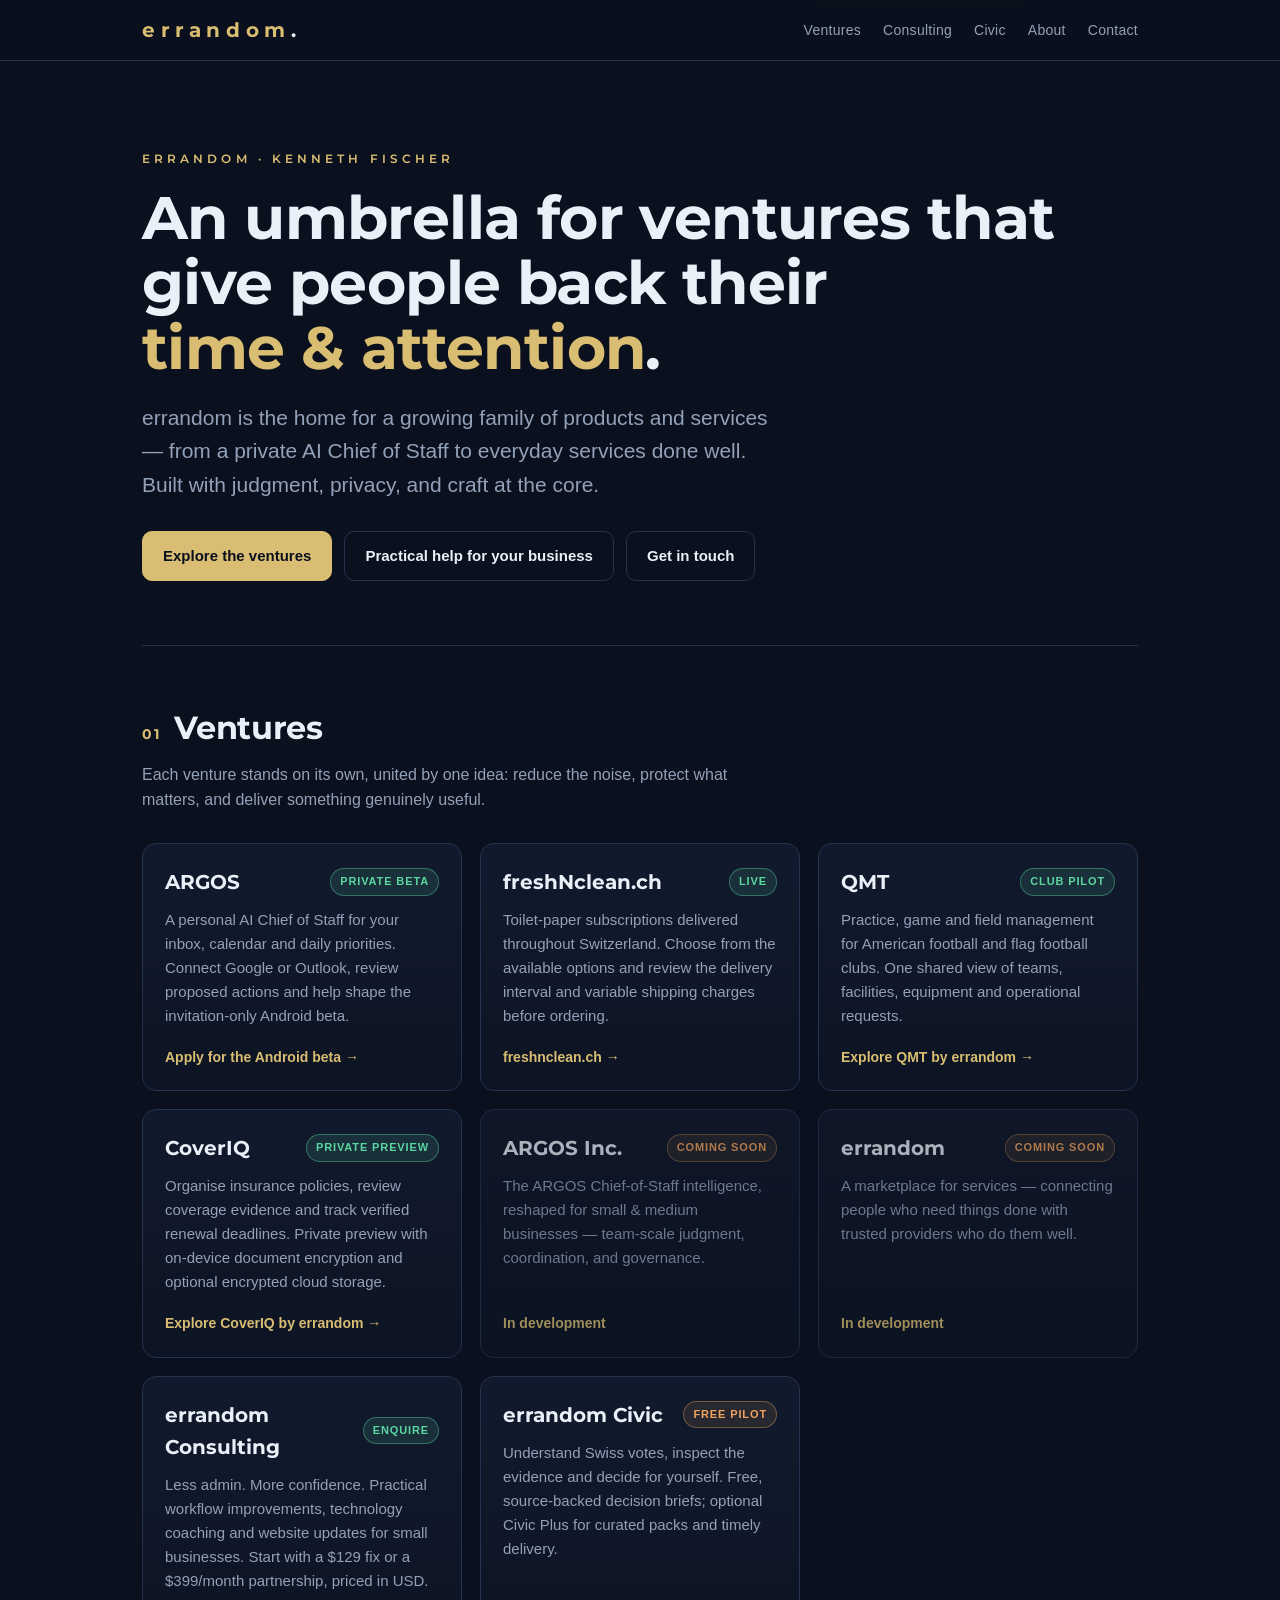
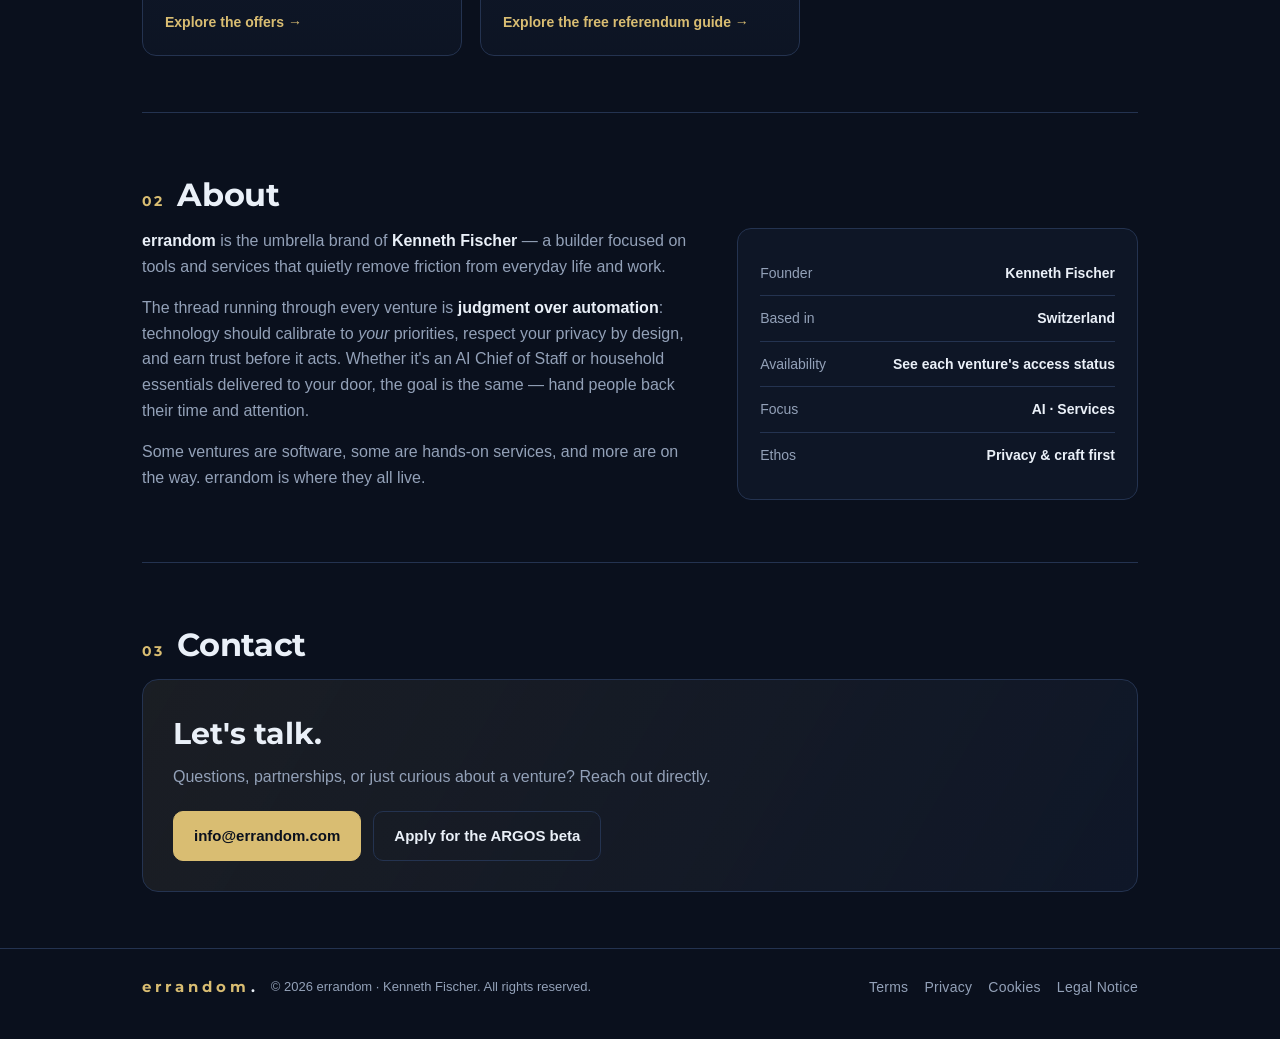
<file: index.html>
<!doctype html>
<html lang="en">
<head>
<meta charset="utf-8" />
<meta name="viewport" content="width=device-width, initial-scale=1, viewport-fit=cover" />
<meta name="color-scheme" content="dark" />
<title>errandom | AI tools, club software and everyday services</title>
<meta name="description" content="Explore errandom: ARGOS personal AI, freshNclean toilet-paper delivery, CoverIQ insurance organisation, QMT football club software and practical technology consulting." />
<link rel="canonical" href="https://www.errandom.com/" />

<!-- Open Graph / social -->
<meta property="og:title" content="errandom | AI tools, club software and everyday services" />
<meta property="og:description" content="Meet ARGOS, freshNclean, CoverIQ, QMT and errandom Consulting. Explore each venture, its purpose and current availability." />
<meta property="og:type" content="website" />
<meta property="og:url" content="https://www.errandom.com/" />
<meta name="twitter:card" content="summary" />
<meta name="theme-color" content="#0a101d" />
<script type="application/ld+json">
{
  "@context": "https://schema.org",
  "@graph": [
    {
      "@type": "Organization",
      "@id": "https://www.errandom.com/#organization",
      "name": "errandom",
      "url": "https://www.errandom.com/",
      "description": "Swiss-based ventures in personal AI, club operations, insurance organisation and everyday services.",
      "email": "info@errandom.com"
    },
    {
      "@type": "WebSite",
      "@id": "https://www.errandom.com/#website",
      "name": "errandom",
      "url": "https://www.errandom.com/",
      "publisher": {"@id": "https://www.errandom.com/#organization"},
      "inLanguage": "en"
    }
  ]
}
</script>

<!-- Inline gold "e." favicon, no external asset needed -->
<link rel="icon" href="data:image/svg+xml,%3Csvg xmlns='http://www.w3.org/2000/svg' viewBox='0 0 64 64'%3E%3Crect width='64' height='64' rx='14' fill='%230a101d'/%3E%3Ctext x='50%25' y='54%25' dominant-baseline='middle' text-anchor='middle' font-family='Segoe UI,Arial,sans-serif' font-weight='700' font-size='40' fill='%23d9bd72'%3Ee%3C/text%3E%3Ccircle cx='46' cy='44' r='4' fill='%23d9bd72'/%3E%3C/svg%3E" />

<style>
  /* Montserrat — geometric sans for the wordmark & headings (self-hosted). */
  @font-face{ font-family:"Montserrat"; font-style:normal; font-weight:600; font-display:swap; src:url("/fonts/montserrat-600.woff2") format("woff2"); }
  @font-face{ font-family:"Montserrat"; font-style:normal; font-weight:700; font-display:swap; src:url("/fonts/montserrat-700.woff2") format("woff2"); }

  :root{
    --bg:#0a101d; --panel:#141e33; --panel2:#0e1626; --line:#243350;
    --text:#eaf0f8; --dim:#93a1b8; --gold:#d9bd72; --accent:#d9bd72; --accent-ink:#0a101d;
    --ok:#5bd6a0; --soon:#f0a35e;
    --font-title:"Montserrat",-apple-system,"Segoe UI",sans-serif;
    --maxw:1040px;
  }
  *{box-sizing:border-box}
  html{scroll-behavior:smooth}
  html,body{margin:0}
  body{
    background:radial-gradient(1200px 620px at 72% -12%, #1a2b47 0%, var(--bg) 55%) no-repeat;
    background-color:var(--bg);
    color:var(--text);
    font:16px/1.6 -apple-system,"Segoe UI",Roboto,Helvetica,Arial,sans-serif;
    min-height:100dvh; -webkit-font-smoothing:antialiased;
  }
  a{color:var(--gold); text-decoration:none}
  a:hover{text-decoration:underline}
  .wrap{max-width:var(--maxw); margin:0 auto; padding:0 22px}

  /* ---- Header / nav ---- */
  header{
    position:sticky; top:0; z-index:40;
    background:rgba(10,16,29,.82); backdrop-filter:blur(12px); -webkit-backdrop-filter:blur(12px);
    border-bottom:1px solid var(--line);
  }
  header .bar{display:flex; align-items:center; gap:14px; padding:14px 22px; max-width:var(--maxw); margin:0 auto}
  .brand{font-family:var(--font-title); font-weight:700; font-size:20px; letter-spacing:.28em; color:var(--gold); text-transform:lowercase}
  .brand .dot{color:var(--text)}
  nav{margin-left:auto; display:flex; gap:22px; flex-wrap:wrap}
  nav a{color:var(--dim); font-size:14px; letter-spacing:.02em}
  nav a:hover{color:var(--text); text-decoration:none}

  /* ---- Hero ---- */
  .hero{padding:88px 0 64px; text-align:left}
  .eyebrow{font-family:var(--font-title); font-weight:600; letter-spacing:.34em; text-transform:uppercase; color:var(--gold); font-size:12px; margin:0 0 18px}
  .hero h1{font-family:var(--font-title); font-weight:700; font-size:clamp(34px,6vw,60px); line-height:1.08; margin:0 0 20px; letter-spacing:-.01em}
  .hero h1 .accent{color:var(--gold)}
  .hero p.lead{font-size:clamp(17px,2.2vw,21px); color:var(--dim); max-width:640px; margin:0 0 30px}
  .cta-row{display:flex; gap:12px; flex-wrap:wrap}
  .btn{
    display:inline-flex; align-items:center; gap:8px; padding:12px 20px; border-radius:10px;
    font-weight:600; font-size:15px; border:1px solid var(--line); cursor:pointer; transition:.15s;
  }
  .btn.primary{background:var(--gold); color:var(--accent-ink); border-color:var(--gold)}
  .btn.primary:hover{filter:brightness(1.06); text-decoration:none}
  .btn.ghost{background:transparent; color:var(--text)}
  .btn.ghost:hover{border-color:var(--gold); color:var(--gold); text-decoration:none}

  /* ---- Sections ---- */
  section{padding:56px 0; border-top:1px solid var(--line)}
  .sec-head{display:flex; align-items:baseline; gap:14px; margin:0 0 8px}
  .sec-head h2{font-family:var(--font-title); font-weight:700; font-size:clamp(24px,3.4vw,32px); margin:0; letter-spacing:-.01em}
  .sec-head .num{font-family:var(--font-title); color:var(--gold); font-weight:700; font-size:14px; letter-spacing:.12em}
  .sec-sub{color:var(--dim); margin:0 0 30px; max-width:620px}

  /* ---- Ventures grid ---- */
  .grid{display:grid; grid-template-columns:repeat(auto-fill,minmax(280px,1fr)); gap:18px}
  .card{
    position:relative; display:flex; flex-direction:column; gap:10px;
    background:linear-gradient(180deg, rgba(20,30,51,.7), rgba(14,22,38,.7));
    border:1px solid var(--line); border-radius:14px; padding:22px;
    transition:.18s; overflow:hidden;
  }
  a.card:hover{transform:translateY(-3px); border-color:rgba(217,189,114,.55); text-decoration:none}
  .card .top{display:flex; align-items:center; justify-content:space-between; gap:10px}
  .card h3{font-family:var(--font-title); font-weight:700; font-size:20px; margin:0; color:var(--text)}
  .card p{margin:0; color:var(--dim); font-size:15px}
  .card .go{margin-top:auto; padding-top:8px; color:var(--gold); font-size:14px; font-weight:600}
  .tag{
    font-size:11px; font-weight:700; letter-spacing:.08em; text-transform:uppercase;
    padding:4px 9px; border-radius:999px; white-space:nowrap;
  }
  .tag.live{color:var(--ok); background:rgba(91,214,160,.12); border:1px solid rgba(91,214,160,.4)}
  .tag.soon{color:var(--soon); background:rgba(240,163,94,.1); border:1px solid rgba(240,163,94,.38)}
  .card.disabled{opacity:.72}

  /* ---- About ---- */
  .about-grid{display:grid; grid-template-columns:1.4fr 1fr; gap:34px; align-items:start}
  .about-grid p{color:var(--dim); margin:0 0 16px}
  .about-grid p strong{color:var(--text); font-weight:600}
  .facts{background:var(--panel2); border:1px solid var(--line); border-radius:14px; padding:22px}
  .facts .row{display:flex; justify-content:space-between; gap:16px; padding:11px 0; border-bottom:1px solid var(--line); font-size:14px}
  .facts .row:last-child{border-bottom:0}
  .facts .row span:first-child{color:var(--dim)}
  .facts .row span:last-child{color:var(--text); font-weight:600; text-align:right}

  /* ---- Contact ---- */
  .contact-inner{display:flex; flex-wrap:wrap; align-items:center; justify-content:space-between; gap:22px;
    background:linear-gradient(120deg, rgba(217,189,114,.08), rgba(20,30,51,.5)); border:1px solid var(--line); border-radius:16px; padding:30px}
  .contact-inner h2{font-family:var(--font-title); font-weight:700; font-size:clamp(22px,3vw,30px); margin:0 0 6px}
  .contact-inner p{margin:0; color:var(--dim)}

  footer{border-top:1px solid var(--line); padding:26px 0 40px; color:var(--dim); font-size:13px}
  footer .fbar{display:flex; flex-wrap:wrap; gap:12px; justify-content:space-between; align-items:center}
  footer .brand{font-size:15px}
  .legal-links{display:flex; flex-wrap:wrap; gap:8px 16px; justify-content:flex-end}
  .legal-links a{color:var(--dim)}
  .legal-links a:hover{color:var(--gold)}

  @media (max-width:720px){
    nav{gap:16px}
    .hero{padding:60px 0 44px}
    .about-grid{grid-template-columns:1fr; gap:22px}
  }
  @media (prefers-reduced-motion:reduce){ html{scroll-behavior:auto} a.card:hover{transform:none} }
</style>
</head>
<body>

<header>
  <div class="bar">
    <span class="brand">errandom<span class="dot">.</span></span>
    <nav>
      <a href="#ventures">Ventures</a>
      <a href="/consulting/">Consulting</a>
      <a href="/civic/">Civic</a>
      <a href="#about">About</a>
      <a href="#contact">Contact</a>
    </nav>
  </div>
</header>

<main class="wrap">

  <!-- HERO -->
  <section class="hero" style="border-top:0">
    <p class="eyebrow">errandom · Kenneth Fischer</p>
    <h1>An umbrella for ventures that give people back their <span class="accent">time&nbsp;&amp;&nbsp;attention</span>.</h1>
    <p class="lead">errandom is the home for a growing family of products and services — from a private AI Chief of Staff to everyday services done well. Built with judgment, privacy, and craft at the core.</p>
    <div class="cta-row">
      <a class="btn primary" href="#ventures">Explore the ventures</a>
      <a class="btn ghost" href="/consulting/">Practical help for your business</a>
      <a class="btn ghost" href="#contact">Get in touch</a>
    </div>
  </section>

  <!-- VENTURES -->
  <section id="ventures">
    <div class="sec-head"><span class="num">01</span><h2>Ventures</h2></div>
    <p class="sec-sub">Each venture stands on its own, united by one idea: reduce the noise, protect what matters, and deliver something genuinely useful.</p>

    <div class="grid">

      <a class="card" href="/argos/">
        <div class="top"><h3>ARGOS</h3><span class="tag live">Private beta</span></div>
        <p>A personal AI Chief of Staff for your inbox, calendar and daily priorities. Connect Google or Outlook, review proposed actions and help shape the invitation-only Android beta.</p>
        <span class="go">Apply for the Android beta →</span>
      </a>

      <a class="card" href="https://freshnclean.ch" target="_blank" rel="noopener">
        <div class="top"><h3>freshNclean.ch</h3><span class="tag live">Live</span></div>
        <p>Toilet-paper subscriptions delivered throughout Switzerland. Choose from the available options and review the delivery interval and variable shipping charges before ordering.</p>
        <span class="go">freshnclean.ch →</span>
      </a>

      <a class="card" href="/QMT/">
        <div class="top"><h3>QMT</h3><span class="tag live">Club pilot</span></div>
        <p>Practice, game and field management for American football and flag football clubs. One shared view of teams, facilities, equipment and operational requests.</p>
        <span class="go">Explore QMT by errandom →</span>
      </a>

      <a class="card" href="/coveriq/">
        <div class="top"><h3>CoverIQ</h3><span class="tag live">Private preview</span></div>
        <p>Organise insurance policies, review coverage evidence and track verified renewal deadlines. Private preview with on-device document encryption and optional encrypted cloud storage.</p>
        <span class="go">Explore CoverIQ by errandom →</span>
      </a>

      <div class="card disabled">
        <div class="top"><h3>ARGOS Inc.</h3><span class="tag soon">Coming soon</span></div>
        <p>The ARGOS Chief-of-Staff intelligence, reshaped for small &amp; medium businesses — team-scale judgment, coordination, and governance.</p>
        <span class="go">In development</span>
      </div>

      <div class="card disabled">
        <div class="top"><h3>errandom</h3><span class="tag soon">Coming soon</span></div>
        <p>A marketplace for services — connecting people who need things done with trusted providers who do them well.</p>
        <span class="go">In development</span>
      </div>

      <a class="card" href="/consulting/">
        <div class="top"><h3>errandom Consulting</h3><span class="tag live">Enquire</span></div>
        <p>Less admin. More confidence. Practical workflow improvements, technology coaching and website updates for small businesses. Start with a $129 fix or a $399/month partnership, priced in USD.</p>
        <span class="go">Explore the offers →</span>
      </a>

      <a class="card" href="/civic/">
        <div class="top"><h3>errandom Civic</h3><span class="tag soon">Free pilot</span></div>
        <p>Understand Swiss votes, inspect the evidence and decide for yourself. Free, source-backed decision briefs; optional Civic Plus for curated packs and timely delivery.</p>
        <span class="go">Explore the free referendum guide →</span>
      </a>

    </div>
  </section>

  <!-- ABOUT -->
  <section id="about">
    <div class="sec-head"><span class="num">02</span><h2>About</h2></div>
    <div class="about-grid">
      <div>
        <p><strong>errandom</strong> is the umbrella brand of <strong>Kenneth Fischer</strong> — a builder focused on tools and services that quietly remove friction from everyday life and work.</p>
        <p>The thread running through every venture is <strong>judgment over automation</strong>: technology should calibrate to <em>your</em> priorities, respect your privacy by design, and earn trust before it acts. Whether it's an AI Chief of Staff or household essentials delivered to your door, the goal is the same — hand people back their time and attention.</p>
        <p>Some ventures are software, some are hands-on services, and more are on the way. errandom is where they all live.</p>
      </div>
      <div class="facts">
        <div class="row"><span>Founder</span><span>Kenneth Fischer</span></div>
        <div class="row"><span>Based in</span><span>Switzerland</span></div>
        <div class="row"><span>Availability</span><span>See each venture's access status</span></div>
        <div class="row"><span>Focus</span><span>AI · Services</span></div>
        <div class="row"><span>Ethos</span><span>Privacy &amp; craft first</span></div>
      </div>
    </div>
  </section>

  <!-- CONTACT -->
  <section id="contact">
    <div class="sec-head"><span class="num">03</span><h2>Contact</h2></div>
    <div class="contact-inner">
      <div>
        <h2>Let's talk.</h2>
        <p>Questions, partnerships, or just curious about a venture? Reach out directly.</p>
      </div>
      <div class="cta-row">
        <a class="btn primary" href="mailto:info@errandom.com">info@errandom.com</a>
        <a class="btn ghost" href="/argos/">Apply for the ARGOS beta</a>
      </div>
    </div>
  </section>

</main>

<footer>
  <div class="wrap fbar">
    <span class="brand">errandom<span class="dot">.</span></span>
    <span>© <span id="yr"></span> errandom · Kenneth Fischer. All rights reserved.</span>
    <nav class="legal-links" aria-label="Legal">
      <a href="/legal/terms-and-conditions/">Terms</a>
      <a href="/legal/privacy-notice/">Privacy</a>
      <a href="/legal/cookie-notice/">Cookies</a>
      <a href="/legal/legal-notice/">Legal Notice</a>
    </nav>
  </div>
</footer>

<script>
  document.getElementById("yr").textContent = new Date().getFullYear();
</script>

</body>
</html>
</file>
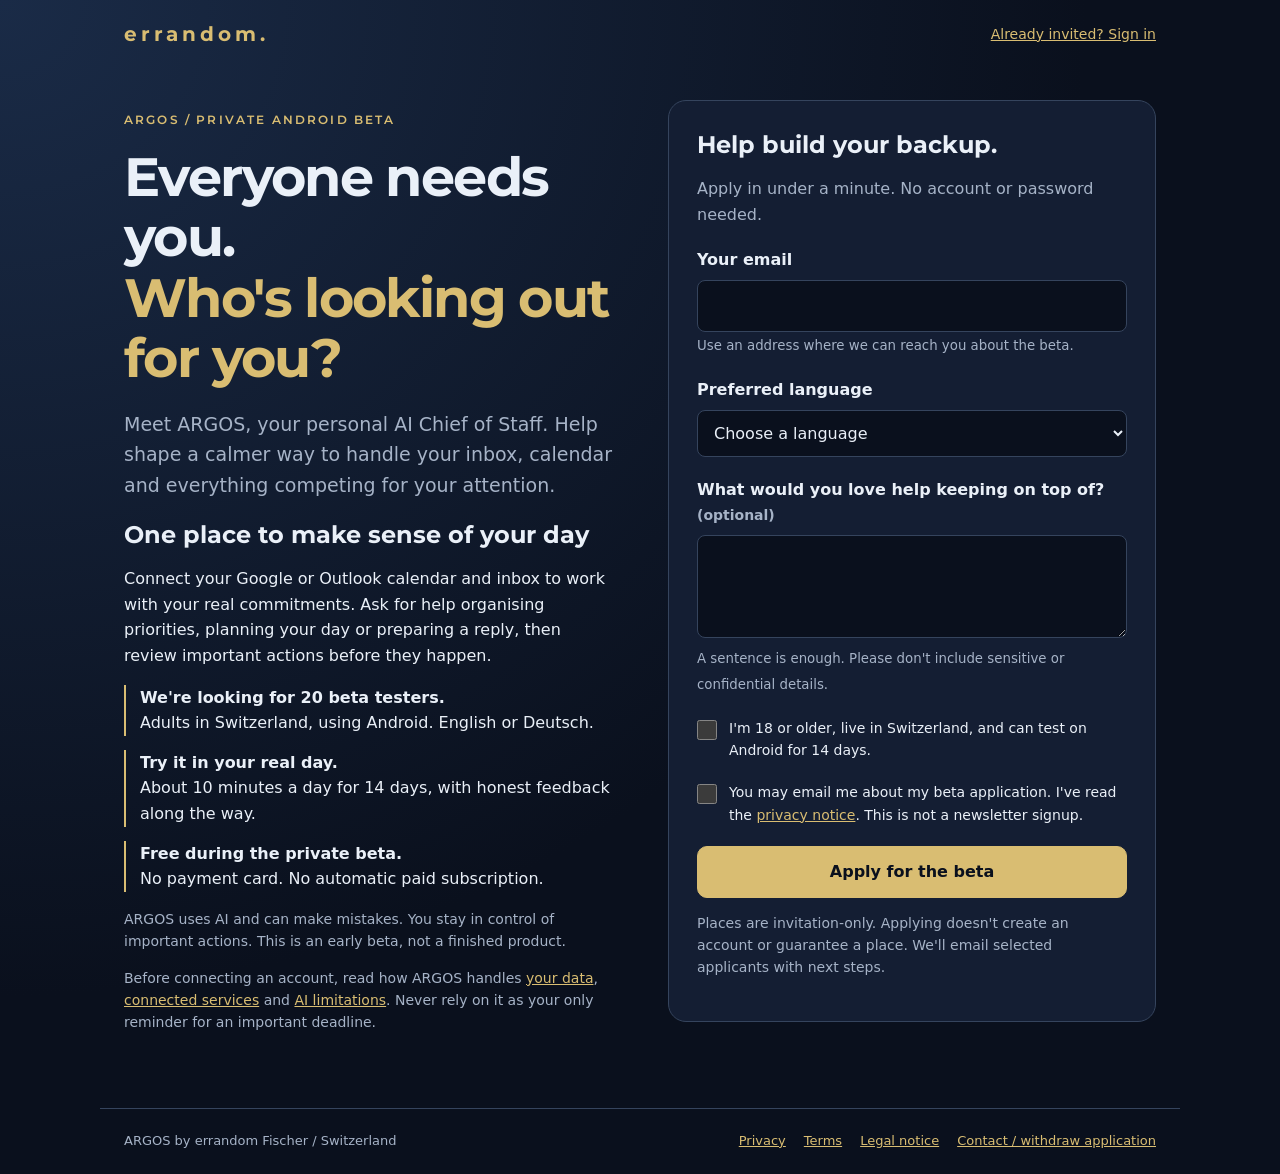
<file: argos/index.html>
<!doctype html>
<html lang="en">
<head>
  <meta charset="utf-8">
  <meta name="viewport" content="width=device-width, initial-scale=1, viewport-fit=cover">
  <meta name="color-scheme" content="dark">
  <meta name="theme-color" content="#0a101d">
  <title>ARGOS | Personal AI Chief of Staff - Android beta</title>
  <meta name="description" content="Meet ARGOS, a personal AI Chief of Staff for your inbox, calendar and priorities. Apply for the free, invitation-only Android beta for adults in Switzerland.">
  <link rel="canonical" href="https://www.errandom.com/argos/">
  <meta property="og:title" content="ARGOS | Personal AI Chief of Staff - Android beta">
  <meta property="og:description" content="A calmer way to handle your inbox, calendar and priorities. Help shape the invitation-only Android beta for adults in Switzerland.">
  <meta property="og:type" content="website">
  <meta property="og:url" content="https://www.errandom.com/argos/">
  <meta name="twitter:card" content="summary">
  <style>
    @font-face{font-family:Montserrat;font-weight:600;font-display:swap;src:url("/fonts/montserrat-600.woff2") format("woff2")}
    @font-face{font-family:Montserrat;font-weight:700;font-display:swap;src:url("/fonts/montserrat-700.woff2") format("woff2")}
    :root{color-scheme:dark;--bg:#0a101d;--panel:#141e33;--text:#eaf0f8;--dim:#a6b3c7;--gold:#d9bd72;--line:#35445d;--error:#ffb1a8}
    *{box-sizing:border-box}body{margin:0;background:radial-gradient(ellipse at top left,#1a2b47,var(--bg) 60%);color:var(--text);font:16px/1.6 system-ui,sans-serif;min-height:100dvh}
    a{color:var(--gold)}header,footer{max-width:1080px;margin:auto;padding:22px 24px;display:flex;align-items:center;justify-content:space-between;gap:18px;flex-wrap:wrap}
    .brand{font:700 20px Montserrat,system-ui,sans-serif;letter-spacing:.2em;text-decoration:none}.muted,footer{color:var(--dim)}.small{font-size:14px}
    main{max-width:1080px;margin:32px auto 60px;padding:0 24px;display:grid;grid-template-columns:1fr 1fr;gap:56px;align-items:start}
    .eyebrow{font:600 12px Montserrat,system-ui,sans-serif;letter-spacing:.18em;color:var(--gold);text-transform:uppercase}
    h1{font:700 clamp(34px,5vw,54px)/1.12 Montserrat,system-ui,sans-serif;letter-spacing:-.03em;margin:20px 0}h1 span{color:var(--gold)}h2{font:700 24px/1.3 Montserrat,system-ui,sans-serif;margin:0 0 12px}
    .lead{font-size:19px;color:var(--dim)}.facts{padding:0;list-style:none}.facts li{margin:14px 0;border-left:2px solid var(--gold);padding-left:14px}
    .panel{background:var(--panel);border:1px solid var(--line);border-radius:18px;padding:28px;min-width:0}
    .field{margin:20px 0}label{display:block;font-weight:600;margin-bottom:7px}input,select,textarea,button{font:inherit}
    input[type=email],select,textarea{width:100%;border:1px solid var(--line);border-radius:8px;background:var(--bg);color:var(--text);padding:12px}
    textarea{resize:vertical;min-height:100px}input[type=checkbox]{width:20px;height:20px;flex:none;margin:3px 0;accent-color:var(--gold)}
    .check{display:flex;gap:12px;font-size:14px;font-weight:400;margin:20px 0}.check span{min-width:0}
    button{min-height:48px;width:100%;padding:12px 18px;border:1px solid var(--gold);border-radius:10px;background:var(--gold);color:var(--bg);font-weight:700;cursor:pointer}
    button:disabled{opacity:.65;cursor:wait}a:focus-visible,input:focus-visible,select:focus-visible,textarea:focus-visible,button:focus-visible{outline:3px solid var(--gold);outline-offset:3px}
    [aria-invalid=true]{border-color:var(--error)!important}.status{margin-top:16px;white-space:pre-line}.status.error{color:var(--error)}.status:empty{margin:0}
    .trap{position:absolute;width:1px;height:1px;overflow:hidden;clip-path:inset(50%)}[hidden]{display:none!important}
    #confirmation{border-left:3px solid var(--gold);padding-left:18px}footer{border-top:1px solid var(--line);font-size:13px}footer nav{display:flex;gap:18px;flex-wrap:wrap}
    @media(max-width:760px){main{grid-template-columns:1fr;gap:24px;margin-top:8px}.panel{padding:22px}.facts{font-size:14px}h1{max-width:560px}}
  </style>
</head>
<body>
  <header><a href="/" class="brand">errandom.</a><a href="https://argos.errandom.com" class="small">Already invited? Sign in</a></header>
  <main>
    <section aria-labelledby="headline">
      <p class="eyebrow">ARGOS / Private Android beta</p>
      <h1 id="headline">Everyone needs you.<br><span>Who's looking out for you?</span></h1>
      <p class="lead">Meet ARGOS, your personal AI Chief of Staff. Help shape a calmer way to handle your inbox, calendar and everything competing for your attention.</p>
      <h2>One place to make sense of your day</h2>
      <p>Connect your Google or Outlook calendar and inbox to work with your real commitments. Ask for help organising priorities, planning your day or preparing a reply, then review important actions before they happen.</p>
      <ul class="facts">
        <li><strong>We're looking for 20 beta testers.</strong><br>Adults in Switzerland, using Android. English or Deutsch.</li>
        <li><strong>Try it in your real day.</strong><br>About 10 minutes a day for 14 days, with honest feedback along the way.</li>
        <li><strong>Free during the private beta.</strong><br>No payment card. No automatic paid subscription.</li>
      </ul>
      <p class="muted small">ARGOS uses AI and can make mistakes. You stay in control of important actions. This is an early beta, not a finished product.</p>
      <p class="muted small">Before connecting an account, read how ARGOS handles <a href="/legal/privacy-notice/">your data</a>, <a href="/legal/subprocessors/">connected services</a> and <a href="/legal/legal-disclaimers/">AI limitations</a>. Never rely on it as your only reminder for an important deadline.</p>
    </section>
    <section class="panel" aria-labelledby="apply-heading">
      <h2 id="apply-heading">Help build your backup.</h2>
      <p class="muted">Apply in under a minute. No account or password needed.</p>
      <form id="beta-form" method="post" action="https://argos.errandom.com/api/beta/apply">
        <div class="field"><label for="email">Your email</label><input id="email" name="email" type="email" autocomplete="email" inputmode="email" spellcheck="false" maxlength="254" required aria-describedby="email-help"><small id="email-help" class="muted">Use an address where we can reach you about the beta.</small></div>
        <div class="field"><label for="language">Preferred language</label><select id="language" name="language" required><option value="">Choose a language</option><option value="en">English</option><option value="de">Deutsch</option></select></div>
        <div class="field"><label for="note">What would you love help keeping on top of? <span class="muted small">(optional)</span></label><textarea id="note" name="note" maxlength="400" rows="3" aria-describedby="note-help"></textarea><small id="note-help" class="muted">A sentence is enough. Please don't include sensitive or confidential details.</small></div>
        <label class="check" for="eligible"><input id="eligible" name="eligible" type="checkbox" value="yes" required><span>I'm 18 or older, live in Switzerland, and can test on Android for 14 days.</span></label>
        <label class="check" for="contactConsent"><input id="contactConsent" name="contactConsent" type="checkbox" value="yes" required><span>You may email me about my beta application. I've read the <a href="/legal/privacy-notice/#beta-applications">privacy notice</a>. This is not a newsletter signup.</span></label>
        <div class="trap" aria-hidden="true"><label for="website">Leave this field empty</label><input id="website" name="website" type="text" tabindex="-1" autocomplete="off"></div>
        <input id="source" name="source" type="hidden" value="direct">
        <button id="apply-button" type="submit">Apply for the beta</button>
        <p class="muted small">Places are invitation-only. Applying doesn't create an account or guarantee a place. We'll email selected applicants with next steps.</p>
      </form>
      <div id="application-status" class="status" role="status" aria-live="polite"></div>
      <div id="confirmation" hidden tabindex="-1"><h2>You're on the list.</h2><p>Thanks for helping shape ARGOS. We review applications personally and will email you if a place is available.</p><p class="muted">No account has been created. There's nothing else to do right now.</p></div>
      <noscript><p class="muted small">The form works without JavaScript. You'll see a confirmation after your application is saved.</p></noscript>
    </section>
  </main>
  <footer><span>ARGOS by errandom Fischer / Switzerland</span><nav aria-label="Legal"><a href="/legal/privacy-notice/">Privacy</a><a href="/legal/terms-and-conditions/">Terms</a><a href="/legal/legal-notice/">Legal notice</a><a href="mailto:info@errandom.com">Contact / withdraw application</a></nav></footer>
  <script src="application.js" defer></script>
</body>
</html>
</file>
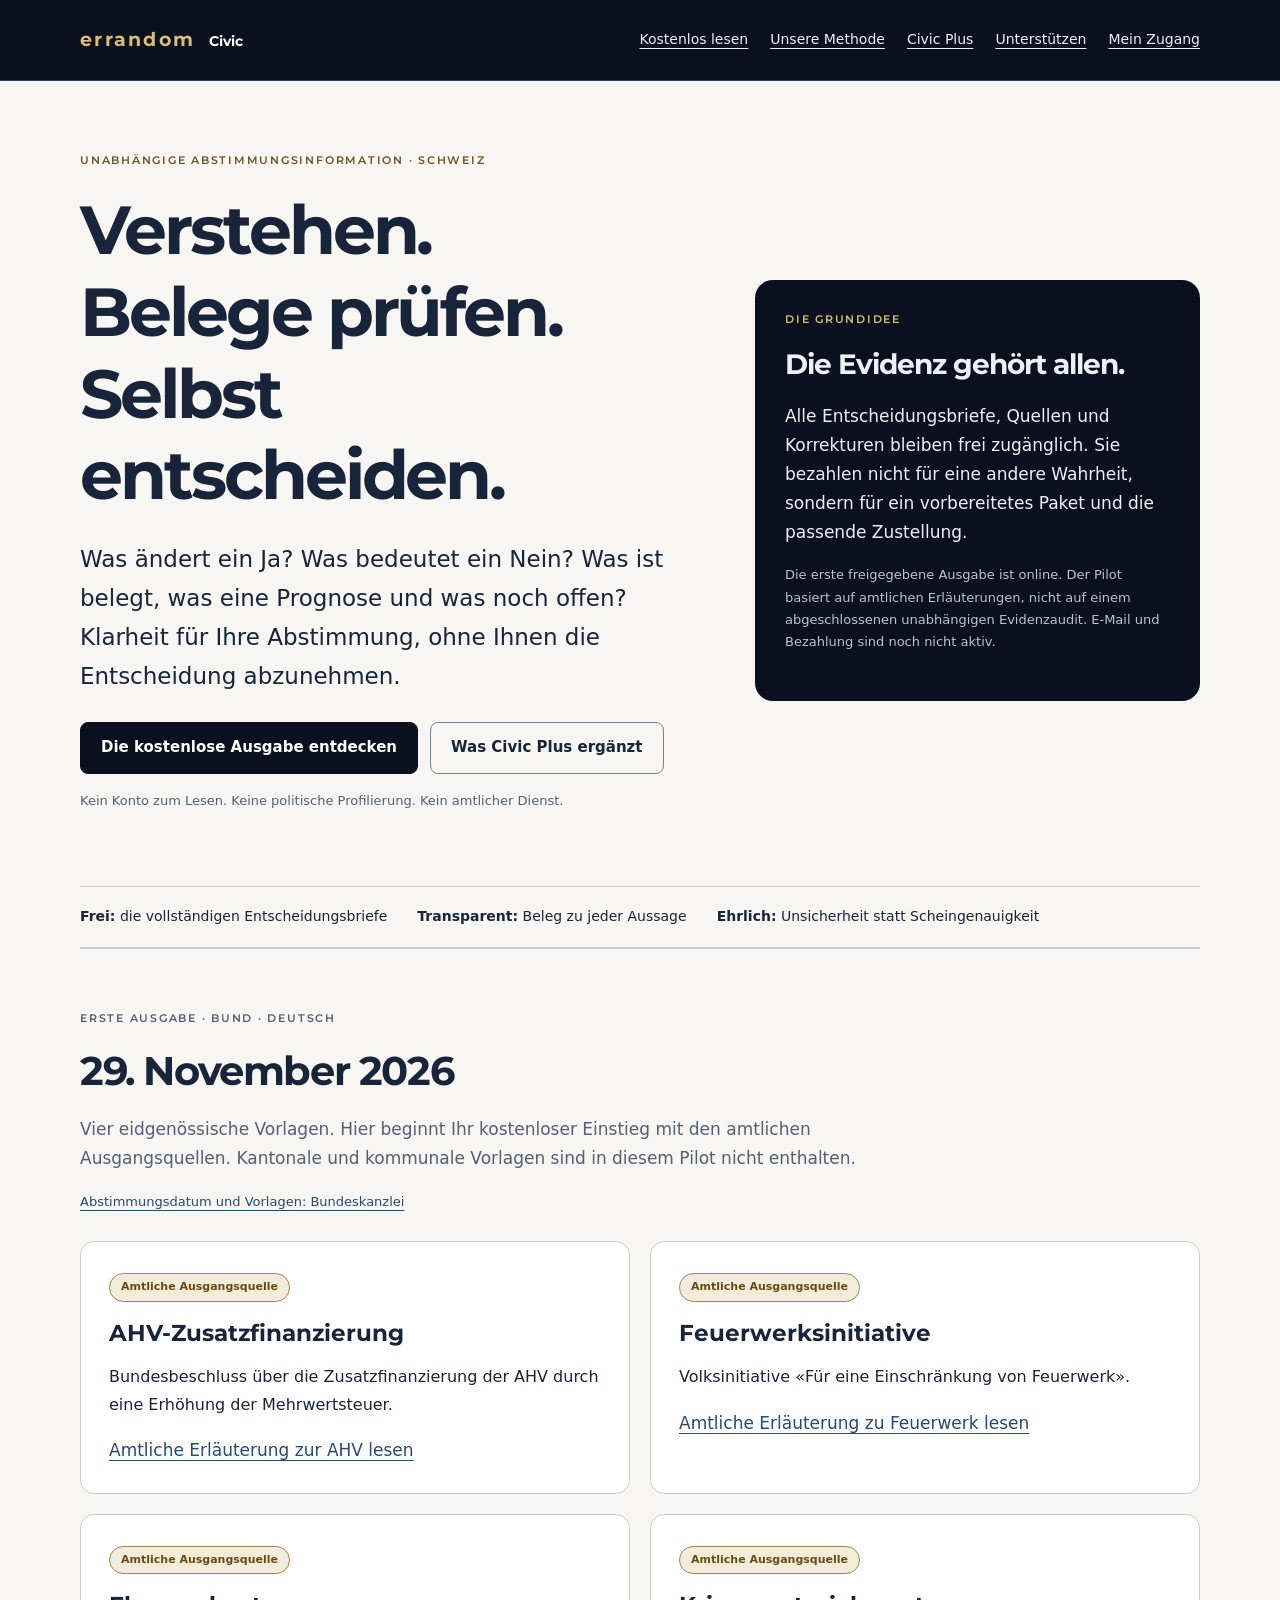
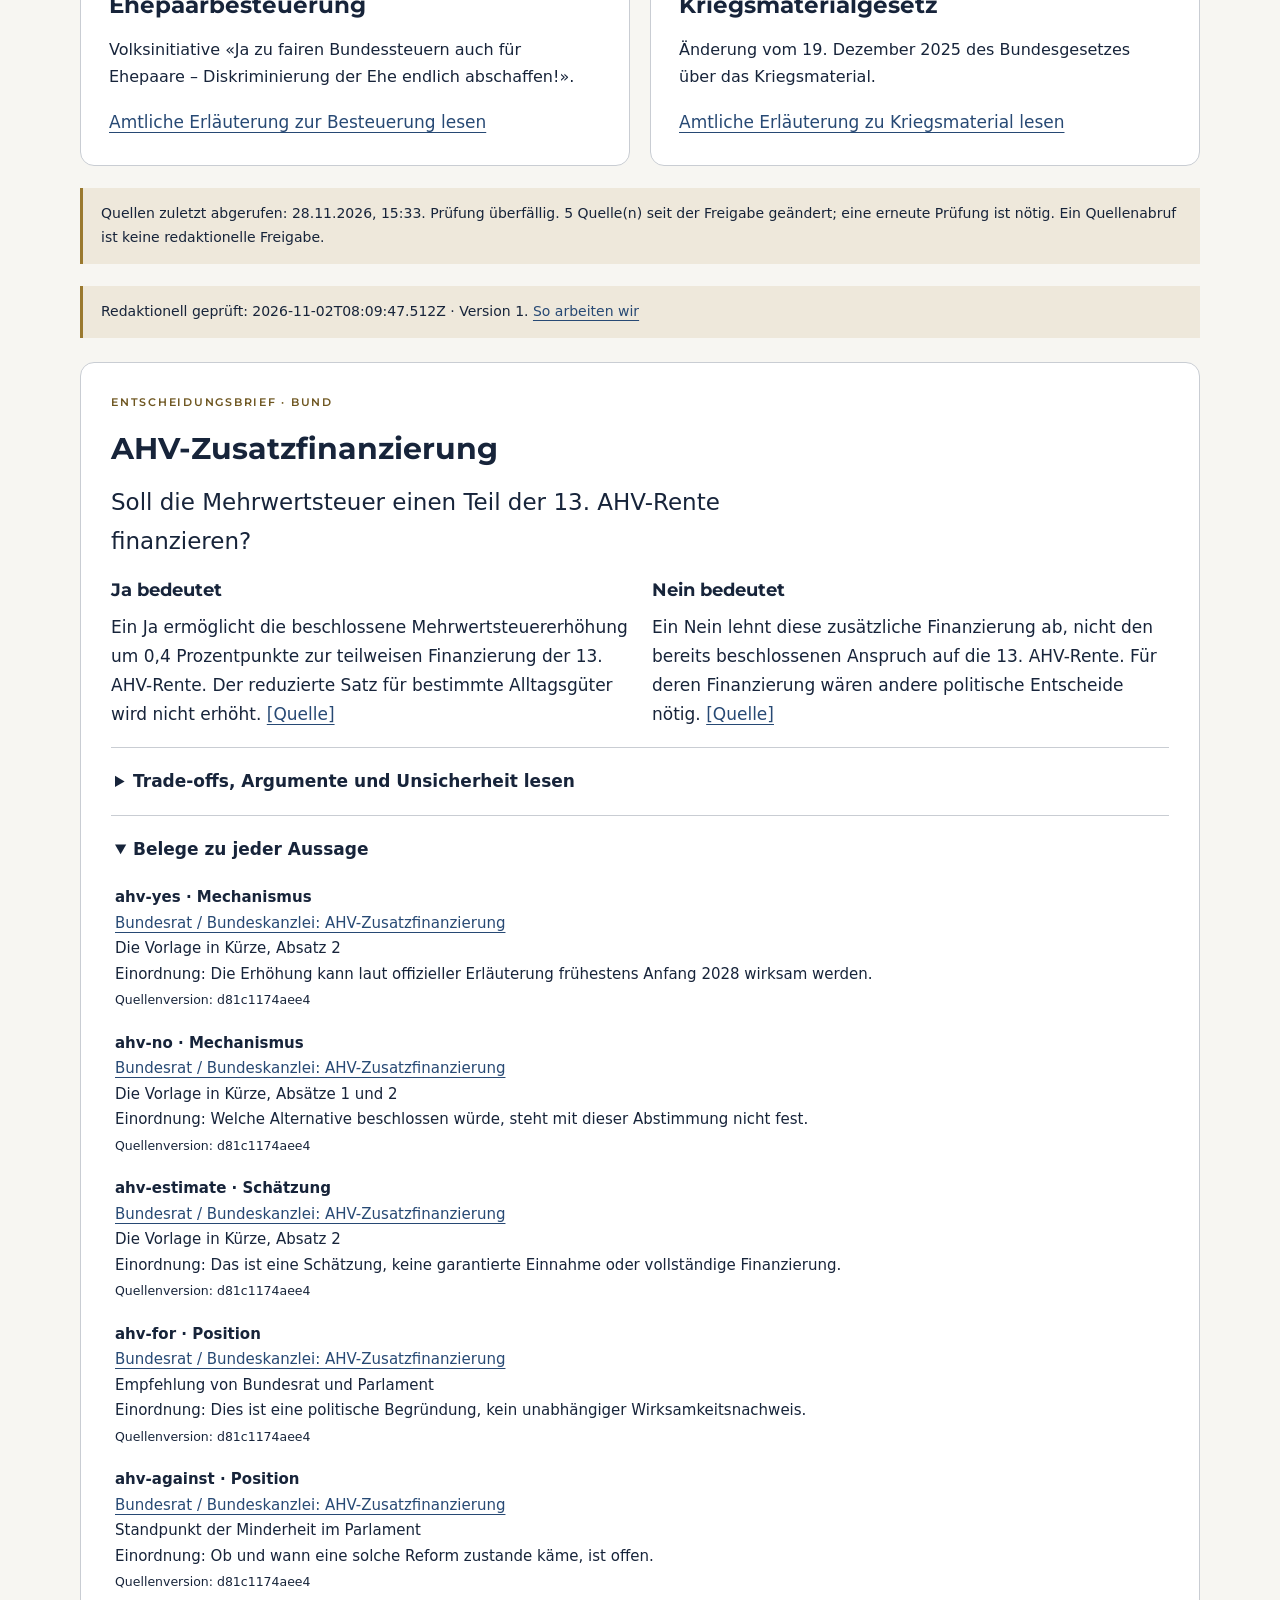
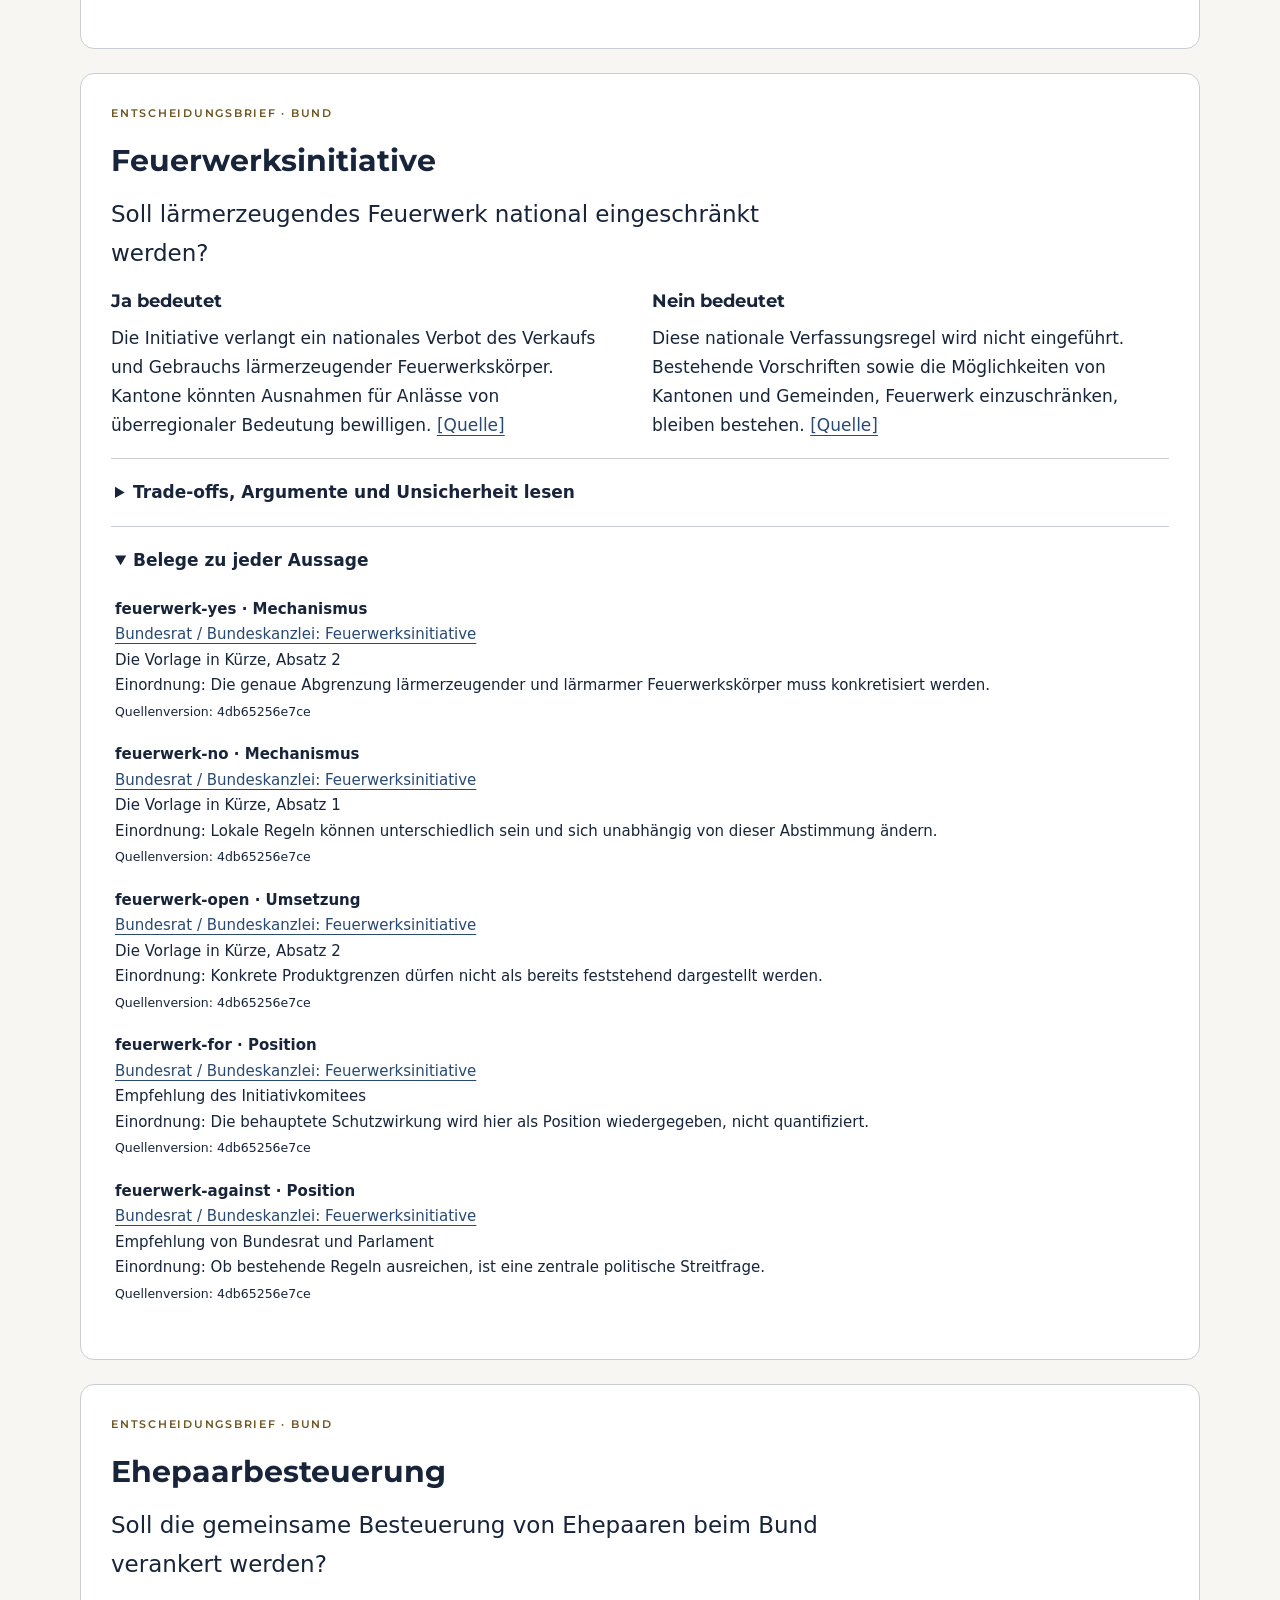
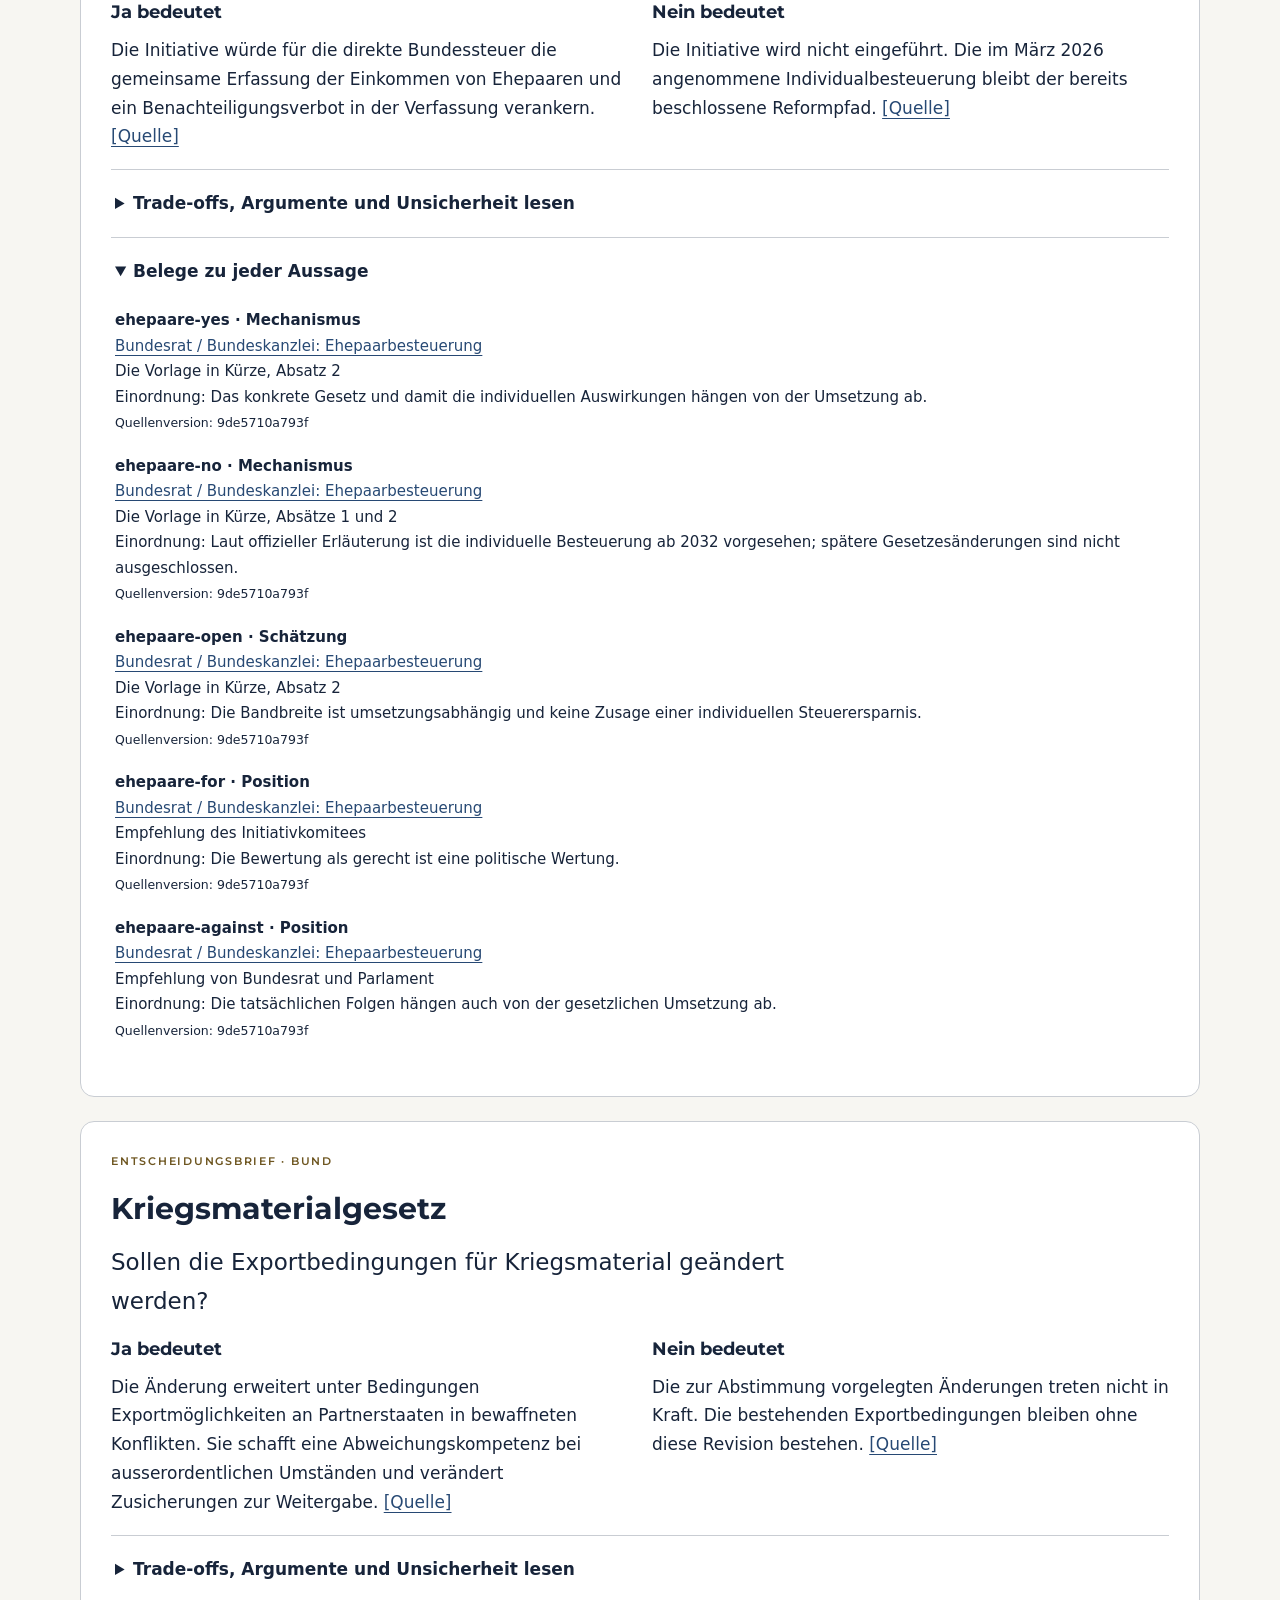
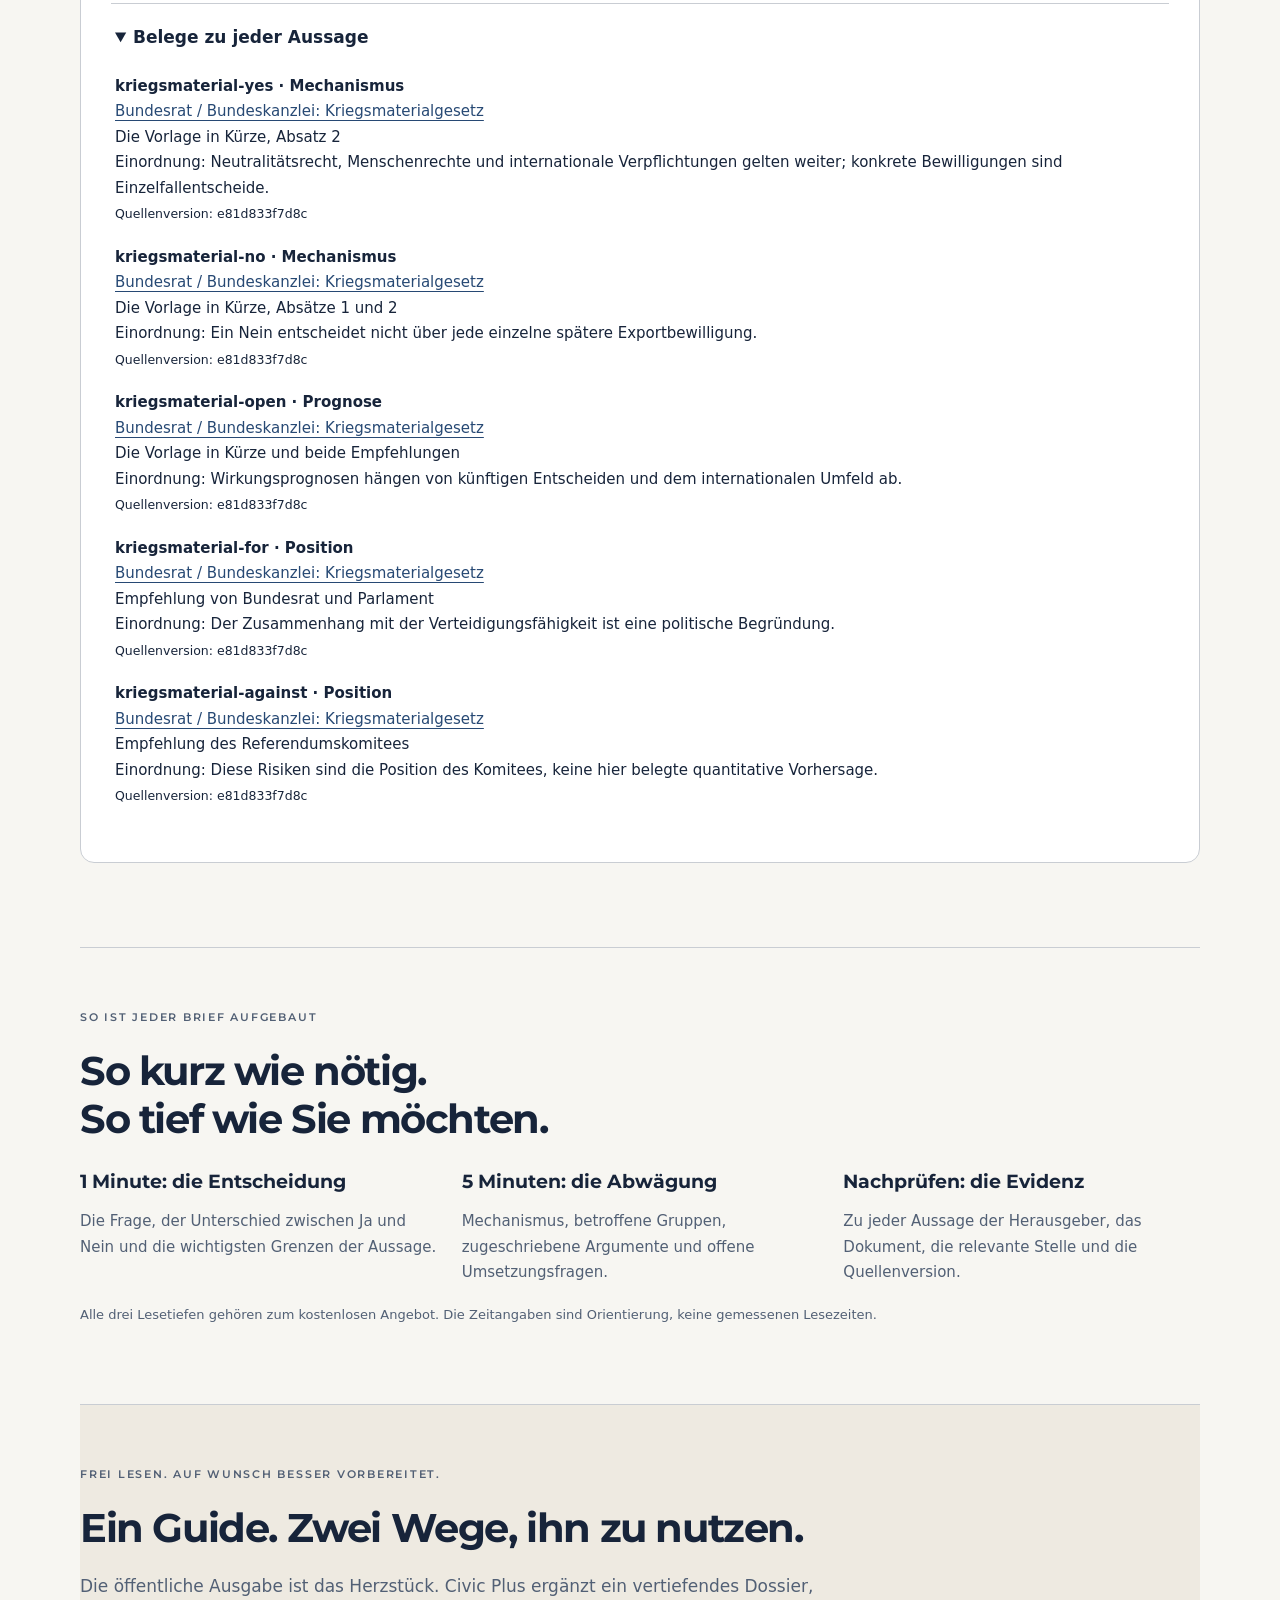
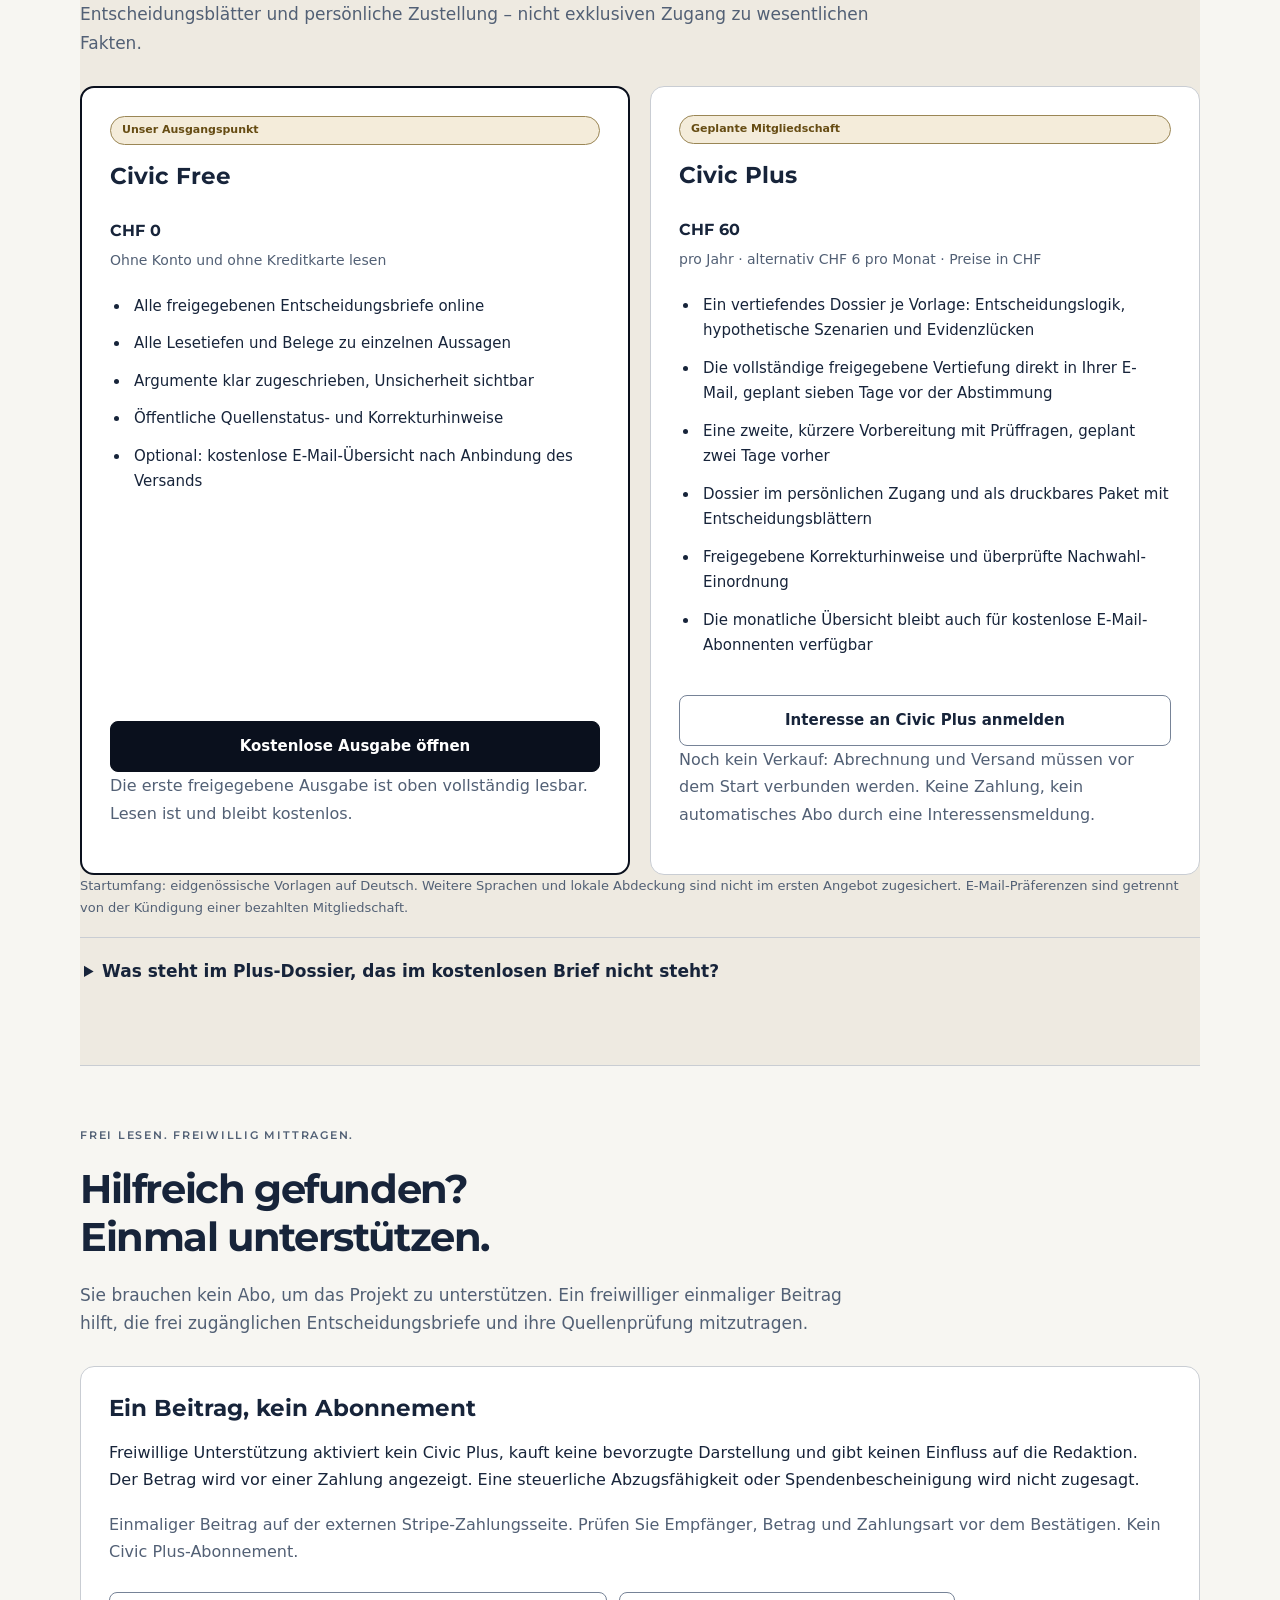
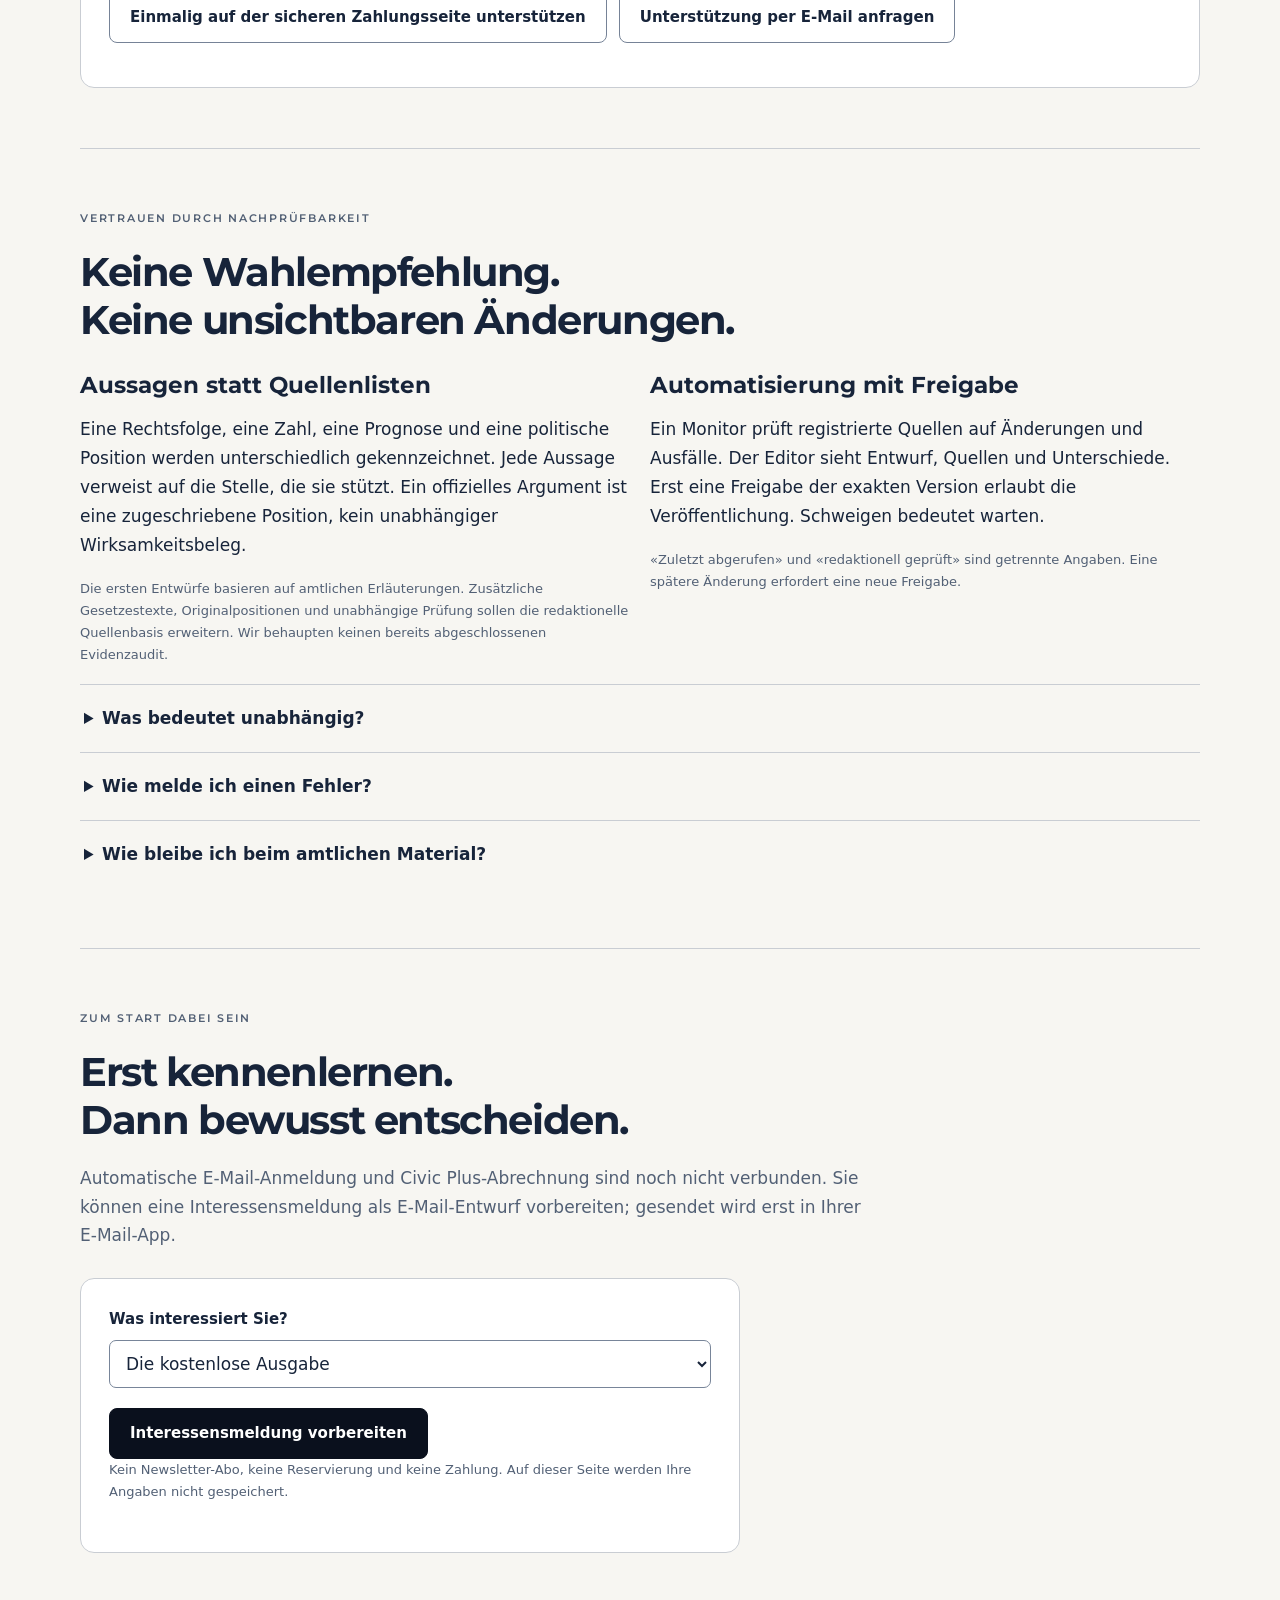
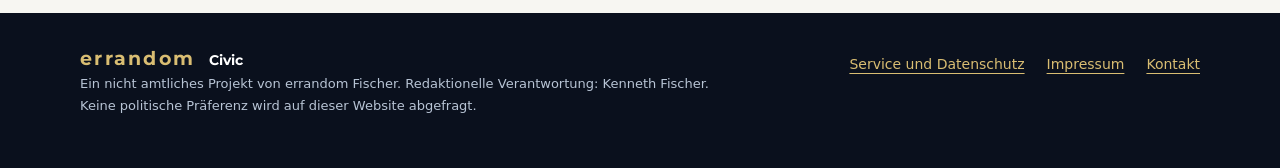
<file: civic/index.html>
<!DOCTYPE html>
<html lang="de">
<head>
<meta charset="utf-8">
<meta name="viewport" content="width=device-width, initial-scale=1">
<meta name="description" content="errandom Civic: Schweizer Abstimmungen verstehen, Belege prüfen und selbst entscheiden. Frei zugängliche Entscheidungsbriefe; Civic Plus für kuratierte Pakete und Zustellung.">
<meta name="referrer" content="no-referrer">
<meta name="theme-color" content="#0a101d">
<title>errandom Civic · Klarheit für Ihre Abstimmung</title>
<link rel="canonical" href="https://www.errandom.com/civic/">
<link rel="stylesheet" href="/civic/civic.css">
<script src="/civic/civic.js" defer></script>
</head>
<body>
<a class="skip-link" href="#main">Zum Inhalt</a>
<header class="site-header"><div class="wrap bar">
<a class="brand" href="/">errandom<span>Civic</span></a>
<nav aria-label="Hauptnavigation"><a href="#ausgabe">Kostenlos lesen</a><a href="#methodik">Unsere Methode</a><a href="#mitgliedschaft">Civic Plus</a><a href="#unterstuetzen">Unterstützen</a><a href="/civic/account/">Mein Zugang</a></nav>
</div></header>
<main id="main" class="wrap" tabindex="-1">
<section class="hero">
<div><p class="eyebrow">Unabhängige Abstimmungsinformation · Schweiz</p>
<h1>Verstehen.<br>Belege prüfen.<br>Selbst entscheiden.</h1>
<p class="lead">Was ändert ein Ja? Was bedeutet ein Nein? Was ist belegt, was eine Prognose und was noch offen? Klarheit für Ihre Abstimmung, ohne Ihnen die Entscheidung abzunehmen.</p>
<div class="actions"><a class="button primary" href="#ausgabe">Die kostenlose Ausgabe entdecken</a><a class="button" href="#mitgliedschaft">Was Civic Plus ergänzt</a></div>
<p class="micro">Kein Konto zum Lesen. Keine politische Profilierung. Kein amtlicher Dienst.</p></div>
<aside class="hero-aside"><p class="eyebrow">Die Grundidee</p><h2>Die Evidenz gehört allen.</h2>
<p>Alle Entscheidungsbriefe, Quellen und Korrekturen bleiben frei zugänglich. Sie bezahlen nicht für eine andere Wahrheit, sondern für ein vorbereitetes Paket und die passende Zustellung.</p>
<p class="micro">Die erste freigegebene Ausgabe ist online. Der Pilot basiert auf amtlichen Erläuterungen, nicht auf einem abgeschlossenen unabhängigen Evidenzaudit. E-Mail und Bezahlung sind noch nicht aktiv.</p></aside>
</section>
<div class="promise"><p><strong>Frei:</strong> die vollständigen Entscheidungsbriefe</p><p><strong>Transparent:</strong> Beleg zu jeder Aussage</p><p><strong>Ehrlich:</strong> Unsicherheit statt Scheingenauigkeit</p></div>
<section class="section" id="ausgabe">
<div class="section-heading"><p class="eyebrow">Erste Ausgabe · Bund · Deutsch</p>
<h2>29. November 2026</h2><p>Vier eidgenössische Vorlagen. Hier beginnt Ihr kostenloser Einstieg mit den amtlichen Ausgangsquellen. Kantonale und kommunale Vorlagen sind in diesem Pilot nicht enthalten.</p>
<p class="micro"><a href="https://www.admin.ch/de/volksabstimmung-vom-29-november-2026">Abstimmungsdatum und Vorlagen: Bundeskanzlei</a></p></div>
<div class="grid">
<article class="card"><span class="pill">Amtliche Ausgangsquelle</span><h3>AHV-Zusatzfinanzierung</h3><p>Bundesbeschluss über die Zusatzfinanzierung der AHV durch eine Erhöhung der Mehrwertsteuer.</p><a href="https://www.admin.ch/de/ahv-zusatzfinanzierung">Amtliche Erläuterung zur AHV lesen</a></article>
<article class="card"><span class="pill">Amtliche Ausgangsquelle</span><h3>Feuerwerksinitiative</h3><p>Volksinitiative «Für eine Einschränkung von Feuerwerk».</p><a href="https://www.admin.ch/de/feuerwerksinitiative">Amtliche Erläuterung zu Feuerwerk lesen</a></article>
<article class="card"><span class="pill">Amtliche Ausgangsquelle</span><h3>Ehepaarbesteuerung</h3><p>Volksinitiative «Ja zu fairen Bundessteuern auch für Ehepaare – Diskriminierung der Ehe endlich abschaffen!».</p><a href="https://www.admin.ch/de/ehepaarbesteuerung">Amtliche Erläuterung zur Besteuerung lesen</a></article>
<article class="card"><span class="pill">Amtliche Ausgangsquelle</span><h3>Kriegsmaterialgesetz</h3><p>Änderung vom 19. Dezember 2025 des Bundesgesetzes über das Kriegsmaterial.</p><a href="https://www.admin.ch/de/kriegsmaterialgesetz">Amtliche Erläuterung zu Kriegsmaterial lesen</a></article>
</div>
<p class="status-note" id="source-status">Quellenstatus wird geprüft. Ein Quellenabruf ist keine redaktionelle Freigabe.</p>
<div id="approved-briefs">
<!-- APPROVED-BRIEFS:START -->
<p class="status-note">Redaktionell geprüft: 2026-11-02T08:09:47.512Z · Version 1. <a href="#methodik">So arbeiten wir</a></p>
<article class="brief" id="brief-ahv">
<p class="eyebrow">Entscheidungsbrief · Bund</p><h3>AHV-Zusatzfinanzierung</h3><p class="lead">Soll die Mehrwertsteuer einen Teil der 13. AHV-Rente finanzieren?</p>
<div class="comparison"><section><h4>Ja bedeutet</h4>
<p>Ein Ja ermöglicht die beschlossene Mehrwertsteuererhöhung um 0,4 Prozentpunkte zur teilweisen Finanzierung der 13. AHV-Rente. Der reduzierte Satz für bestimmte Alltagsgüter wird nicht erhöht. <a href="#quelle-ahv-yes">[Quelle]</a></p></section><section><h4>Nein bedeutet</h4>
<p>Ein Nein lehnt diese zusätzliche Finanzierung ab, nicht den bereits beschlossenen Anspruch auf die 13. AHV-Rente. Für deren Finanzierung wären andere politische Entscheide nötig. <a href="#quelle-ahv-no">[Quelle]</a></p></section></div>
<details><summary>Trade-offs, Argumente und Unsicherheit lesen</summary>
<p><strong>Was offen bleibt · Schätzung</strong><br>
Die offizielle Erläuterung erwartet zusätzliche Einnahmen von etwa 1,4 Milliarden Franken jährlich. Zusammen mit dem Bundesbeitrag soll dies ungefähr die Hälfte der Zusatzkosten decken. <a href="#quelle-ahv-estimate">[Quelle]</a><br><span class="muted">Das ist eine Schätzung, keine garantierte Einnahme oder vollständige Finanzierung.</span></p><p><strong>Argument dafür · Position</strong><br>
Bundesrat und Parlamentsmehrheit begründen ihr Ja mit der Stabilisierung der AHV und einer Verteilung der Finanzierung auf mehrere Generationen. <a href="#quelle-ahv-for">[Quelle]</a><br><span class="muted">Dies ist eine politische Begründung, kein unabhängiger Wirksamkeitsnachweis.</span></p><p><strong>Argument dagegen · Position</strong><br>
Die parlamentarische Minderheit möchte die Finanzierung mit einer nächsten Reform verbinden, die auch strukturelle Massnahmen umfasst. <a href="#quelle-ahv-against">[Quelle]</a><br><span class="muted">Ob und wann eine solche Reform zustande käme, ist offen.</span></p></details>
<details open><summary>Belege zu jeder Aussage</summary><p id="quelle-ahv-yes"><strong>ahv-yes · Mechanismus</strong><br>
<a href="https://www.admin.ch/de/ahv-zusatzfinanzierung">Bundesrat / Bundeskanzlei: AHV-Zusatzfinanzierung</a><br>Die Vorlage in Kürze, Absatz 2<br>
Einordnung: Die Erhöhung kann laut offizieller Erläuterung frühestens Anfang 2028 wirksam werden.<br><small>Quellenversion: d81c1174aee4</small></p><p id="quelle-ahv-no"><strong>ahv-no · Mechanismus</strong><br>
<a href="https://www.admin.ch/de/ahv-zusatzfinanzierung">Bundesrat / Bundeskanzlei: AHV-Zusatzfinanzierung</a><br>Die Vorlage in Kürze, Absätze 1 und 2<br>
Einordnung: Welche Alternative beschlossen würde, steht mit dieser Abstimmung nicht fest.<br><small>Quellenversion: d81c1174aee4</small></p><p id="quelle-ahv-estimate"><strong>ahv-estimate · Schätzung</strong><br>
<a href="https://www.admin.ch/de/ahv-zusatzfinanzierung">Bundesrat / Bundeskanzlei: AHV-Zusatzfinanzierung</a><br>Die Vorlage in Kürze, Absatz 2<br>
Einordnung: Das ist eine Schätzung, keine garantierte Einnahme oder vollständige Finanzierung.<br><small>Quellenversion: d81c1174aee4</small></p><p id="quelle-ahv-for"><strong>ahv-for · Position</strong><br>
<a href="https://www.admin.ch/de/ahv-zusatzfinanzierung">Bundesrat / Bundeskanzlei: AHV-Zusatzfinanzierung</a><br>Empfehlung von Bundesrat und Parlament<br>
Einordnung: Dies ist eine politische Begründung, kein unabhängiger Wirksamkeitsnachweis.<br><small>Quellenversion: d81c1174aee4</small></p><p id="quelle-ahv-against"><strong>ahv-against · Position</strong><br>
<a href="https://www.admin.ch/de/ahv-zusatzfinanzierung">Bundesrat / Bundeskanzlei: AHV-Zusatzfinanzierung</a><br>Standpunkt der Minderheit im Parlament<br>
Einordnung: Ob und wann eine solche Reform zustande käme, ist offen.<br><small>Quellenversion: d81c1174aee4</small></p></details></article><article class="brief" id="brief-feuerwerk">
<p class="eyebrow">Entscheidungsbrief · Bund</p><h3>Feuerwerksinitiative</h3><p class="lead">Soll lärmerzeugendes Feuerwerk national eingeschränkt werden?</p>
<div class="comparison"><section><h4>Ja bedeutet</h4>
<p>Die Initiative verlangt ein nationales Verbot des Verkaufs und Gebrauchs lärmerzeugender Feuerwerkskörper. Kantone könnten Ausnahmen für Anlässe von überregionaler Bedeutung bewilligen. <a href="#quelle-feuerwerk-yes">[Quelle]</a></p></section><section><h4>Nein bedeutet</h4>
<p>Diese nationale Verfassungsregel wird nicht eingeführt. Bestehende Vorschriften sowie die Möglichkeiten von Kantonen und Gemeinden, Feuerwerk einzuschränken, bleiben bestehen. <a href="#quelle-feuerwerk-no">[Quelle]</a></p></section></div>
<details><summary>Trade-offs, Argumente und Unsicherheit lesen</summary>
<p><strong>Was offen bleibt · Umsetzung</strong><br>
Die Initiative definiert nicht abschliessend, welche Feuerwerkskörper wegen ihres Lärms verboten würden. <a href="#quelle-feuerwerk-open">[Quelle]</a><br><span class="muted">Konkrete Produktgrenzen dürfen nicht als bereits feststehend dargestellt werden.</span></p><p><strong>Argument dafür · Position</strong><br>
Das Initiativkomitee wirbt mit dem Schutz von Menschen, Tieren und Umwelt sowie einheitlicheren nationalen Regeln. <a href="#quelle-feuerwerk-for">[Quelle]</a><br><span class="muted">Die behauptete Schutzwirkung wird hier als Position wiedergegeben, nicht quantifiziert.</span></p><p><strong>Argument dagegen · Position</strong><br>
Bundesrat und Parlament halten die Initiative für zu weitgehend und verweisen auf bestehende Vorschriften und lokale Einschränkungsmöglichkeiten. <a href="#quelle-feuerwerk-against">[Quelle]</a><br><span class="muted">Ob bestehende Regeln ausreichen, ist eine zentrale politische Streitfrage.</span></p></details>
<details open><summary>Belege zu jeder Aussage</summary><p id="quelle-feuerwerk-yes"><strong>feuerwerk-yes · Mechanismus</strong><br>
<a href="https://www.admin.ch/de/feuerwerksinitiative">Bundesrat / Bundeskanzlei: Feuerwerksinitiative</a><br>Die Vorlage in Kürze, Absatz 2<br>
Einordnung: Die genaue Abgrenzung lärmerzeugender und lärmarmer Feuerwerkskörper muss konkretisiert werden.<br><small>Quellenversion: 4db65256e7ce</small></p><p id="quelle-feuerwerk-no"><strong>feuerwerk-no · Mechanismus</strong><br>
<a href="https://www.admin.ch/de/feuerwerksinitiative">Bundesrat / Bundeskanzlei: Feuerwerksinitiative</a><br>Die Vorlage in Kürze, Absatz 1<br>
Einordnung: Lokale Regeln können unterschiedlich sein und sich unabhängig von dieser Abstimmung ändern.<br><small>Quellenversion: 4db65256e7ce</small></p><p id="quelle-feuerwerk-open"><strong>feuerwerk-open · Umsetzung</strong><br>
<a href="https://www.admin.ch/de/feuerwerksinitiative">Bundesrat / Bundeskanzlei: Feuerwerksinitiative</a><br>Die Vorlage in Kürze, Absatz 2<br>
Einordnung: Konkrete Produktgrenzen dürfen nicht als bereits feststehend dargestellt werden.<br><small>Quellenversion: 4db65256e7ce</small></p><p id="quelle-feuerwerk-for"><strong>feuerwerk-for · Position</strong><br>
<a href="https://www.admin.ch/de/feuerwerksinitiative">Bundesrat / Bundeskanzlei: Feuerwerksinitiative</a><br>Empfehlung des Initiativkomitees<br>
Einordnung: Die behauptete Schutzwirkung wird hier als Position wiedergegeben, nicht quantifiziert.<br><small>Quellenversion: 4db65256e7ce</small></p><p id="quelle-feuerwerk-against"><strong>feuerwerk-against · Position</strong><br>
<a href="https://www.admin.ch/de/feuerwerksinitiative">Bundesrat / Bundeskanzlei: Feuerwerksinitiative</a><br>Empfehlung von Bundesrat und Parlament<br>
Einordnung: Ob bestehende Regeln ausreichen, ist eine zentrale politische Streitfrage.<br><small>Quellenversion: 4db65256e7ce</small></p></details></article><article class="brief" id="brief-ehepaare">
<p class="eyebrow">Entscheidungsbrief · Bund</p><h3>Ehepaarbesteuerung</h3><p class="lead">Soll die gemeinsame Besteuerung von Ehepaaren beim Bund verankert werden?</p>
<div class="comparison"><section><h4>Ja bedeutet</h4>
<p>Die Initiative würde für die direkte Bundessteuer die gemeinsame Erfassung der Einkommen von Ehepaaren und ein Benachteiligungsverbot in der Verfassung verankern. <a href="#quelle-ehepaare-yes">[Quelle]</a></p></section><section><h4>Nein bedeutet</h4>
<p>Die Initiative wird nicht eingeführt. Die im März 2026 angenommene Individualbesteuerung bleibt der bereits beschlossene Reformpfad. <a href="#quelle-ehepaare-no">[Quelle]</a></p></section></div>
<details><summary>Trade-offs, Argumente und Unsicherheit lesen</summary>
<p><strong>Was offen bleibt · Schätzung</strong><br>
Die offizielle Erläuterung nennt je nach Umsetzung eine geschätzte jährliche Entlastung bei der direkten Bundessteuer von 680 Millionen bis 3 Milliarden Franken. <a href="#quelle-ehepaare-open">[Quelle]</a><br><span class="muted">Die Bandbreite ist umsetzungsabhängig und keine Zusage einer individuellen Steuerersparnis.</span></p><p><strong>Argument dafür · Position</strong><br>
Das Initiativkomitee sieht in der gemeinsamen Veranlagung mit Benachteiligungsverbot eine pragmatische und gerechte Lösung für Ehepaare. <a href="#quelle-ehepaare-for">[Quelle]</a><br><span class="muted">Die Bewertung als gerecht ist eine politische Wertung.</span></p><p><strong>Argument dagegen · Position</strong><br>
Bundesrat und Parlament verweisen auf die bereits beschlossene Individualbesteuerung und befürchten Privilegien sowie unterschiedliche Systeme bei Bund und Kantonen. <a href="#quelle-ehepaare-against">[Quelle]</a><br><span class="muted">Die tatsächlichen Folgen hängen auch von der gesetzlichen Umsetzung ab.</span></p></details>
<details open><summary>Belege zu jeder Aussage</summary><p id="quelle-ehepaare-yes"><strong>ehepaare-yes · Mechanismus</strong><br>
<a href="https://www.admin.ch/de/ehepaarbesteuerung">Bundesrat / Bundeskanzlei: Ehepaarbesteuerung</a><br>Die Vorlage in Kürze, Absatz 2<br>
Einordnung: Das konkrete Gesetz und damit die individuellen Auswirkungen hängen von der Umsetzung ab.<br><small>Quellenversion: 9de5710a793f</small></p><p id="quelle-ehepaare-no"><strong>ehepaare-no · Mechanismus</strong><br>
<a href="https://www.admin.ch/de/ehepaarbesteuerung">Bundesrat / Bundeskanzlei: Ehepaarbesteuerung</a><br>Die Vorlage in Kürze, Absätze 1 und 2<br>
Einordnung: Laut offizieller Erläuterung ist die individuelle Besteuerung ab 2032 vorgesehen; spätere Gesetzesänderungen sind nicht ausgeschlossen.<br><small>Quellenversion: 9de5710a793f</small></p><p id="quelle-ehepaare-open"><strong>ehepaare-open · Schätzung</strong><br>
<a href="https://www.admin.ch/de/ehepaarbesteuerung">Bundesrat / Bundeskanzlei: Ehepaarbesteuerung</a><br>Die Vorlage in Kürze, Absatz 2<br>
Einordnung: Die Bandbreite ist umsetzungsabhängig und keine Zusage einer individuellen Steuerersparnis.<br><small>Quellenversion: 9de5710a793f</small></p><p id="quelle-ehepaare-for"><strong>ehepaare-for · Position</strong><br>
<a href="https://www.admin.ch/de/ehepaarbesteuerung">Bundesrat / Bundeskanzlei: Ehepaarbesteuerung</a><br>Empfehlung des Initiativkomitees<br>
Einordnung: Die Bewertung als gerecht ist eine politische Wertung.<br><small>Quellenversion: 9de5710a793f</small></p><p id="quelle-ehepaare-against"><strong>ehepaare-against · Position</strong><br>
<a href="https://www.admin.ch/de/ehepaarbesteuerung">Bundesrat / Bundeskanzlei: Ehepaarbesteuerung</a><br>Empfehlung von Bundesrat und Parlament<br>
Einordnung: Die tatsächlichen Folgen hängen auch von der gesetzlichen Umsetzung ab.<br><small>Quellenversion: 9de5710a793f</small></p></details></article><article class="brief" id="brief-kriegsmaterial">
<p class="eyebrow">Entscheidungsbrief · Bund</p><h3>Kriegsmaterialgesetz</h3><p class="lead">Sollen die Exportbedingungen für Kriegsmaterial geändert werden?</p>
<div class="comparison"><section><h4>Ja bedeutet</h4>
<p>Die Änderung erweitert unter Bedingungen Exportmöglichkeiten an Partnerstaaten in bewaffneten Konflikten. Sie schafft eine Abweichungskompetenz bei ausserordentlichen Umständen und verändert Zusicherungen zur Weitergabe. <a href="#quelle-kriegsmaterial-yes">[Quelle]</a></p></section><section><h4>Nein bedeutet</h4>
<p>Die zur Abstimmung vorgelegten Änderungen treten nicht in Kraft. Die bestehenden Exportbedingungen bleiben ohne diese Revision bestehen. <a href="#quelle-kriegsmaterial-no">[Quelle]</a></p></section></div>
<details><summary>Trade-offs, Argumente und Unsicherheit lesen</summary>
<p><strong>Was offen bleibt · Prognose</strong><br>
Die Vorlage regelt Bewilligungsmöglichkeiten; konkrete Folgen für Sicherheit, Exportvolumen oder Weitergaberisiken lassen sich daraus allein nicht als garantiert ableiten. <a href="#quelle-kriegsmaterial-open">[Quelle]</a><br><span class="muted">Wirkungsprognosen hängen von künftigen Entscheiden und dem internationalen Umfeld ab.</span></p><p><strong>Argument dafür · Position</strong><br>
Bundesrat und Parlament begründen ihr Ja mit Exportmöglichkeiten an Partnerstaaten und dem Erhalt einer wettbewerbsfähigen inländischen Rüstungsindustrie. <a href="#quelle-kriegsmaterial-for">[Quelle]</a><br><span class="muted">Der Zusammenhang mit der Verteidigungsfähigkeit ist eine politische Begründung.</span></p><p><strong>Argument dagegen · Position</strong><br>
Das Referendumskomitee befürchtet problematische Verkäufe und Weitergaben sowie höhere Risiken, dass Waffen in Kriegen oder bei Terrorgruppen eingesetzt werden. <a href="#quelle-kriegsmaterial-against">[Quelle]</a><br><span class="muted">Diese Risiken sind die Position des Komitees, keine hier belegte quantitative Vorhersage.</span></p></details>
<details open><summary>Belege zu jeder Aussage</summary><p id="quelle-kriegsmaterial-yes"><strong>kriegsmaterial-yes · Mechanismus</strong><br>
<a href="https://www.admin.ch/de/kriegsmaterialgesetz">Bundesrat / Bundeskanzlei: Kriegsmaterialgesetz</a><br>Die Vorlage in Kürze, Absatz 2<br>
Einordnung: Neutralitätsrecht, Menschenrechte und internationale Verpflichtungen gelten weiter; konkrete Bewilligungen sind Einzelfallentscheide.<br><small>Quellenversion: e81d833f7d8c</small></p><p id="quelle-kriegsmaterial-no"><strong>kriegsmaterial-no · Mechanismus</strong><br>
<a href="https://www.admin.ch/de/kriegsmaterialgesetz">Bundesrat / Bundeskanzlei: Kriegsmaterialgesetz</a><br>Die Vorlage in Kürze, Absätze 1 und 2<br>
Einordnung: Ein Nein entscheidet nicht über jede einzelne spätere Exportbewilligung.<br><small>Quellenversion: e81d833f7d8c</small></p><p id="quelle-kriegsmaterial-open"><strong>kriegsmaterial-open · Prognose</strong><br>
<a href="https://www.admin.ch/de/kriegsmaterialgesetz">Bundesrat / Bundeskanzlei: Kriegsmaterialgesetz</a><br>Die Vorlage in Kürze und beide Empfehlungen<br>
Einordnung: Wirkungsprognosen hängen von künftigen Entscheiden und dem internationalen Umfeld ab.<br><small>Quellenversion: e81d833f7d8c</small></p><p id="quelle-kriegsmaterial-for"><strong>kriegsmaterial-for · Position</strong><br>
<a href="https://www.admin.ch/de/kriegsmaterialgesetz">Bundesrat / Bundeskanzlei: Kriegsmaterialgesetz</a><br>Empfehlung von Bundesrat und Parlament<br>
Einordnung: Der Zusammenhang mit der Verteidigungsfähigkeit ist eine politische Begründung.<br><small>Quellenversion: e81d833f7d8c</small></p><p id="quelle-kriegsmaterial-against"><strong>kriegsmaterial-against · Position</strong><br>
<a href="https://www.admin.ch/de/kriegsmaterialgesetz">Bundesrat / Bundeskanzlei: Kriegsmaterialgesetz</a><br>Empfehlung des Referendumskomitees<br>
Einordnung: Diese Risiken sind die Position des Komitees, keine hier belegte quantitative Vorhersage.<br><small>Quellenversion: e81d833f7d8c</small></p></details></article>


<!-- APPROVED-BRIEFS:END -->
</div>
</section>
<section class="section" id="lesen">
<div class="section-heading"><p class="eyebrow">So ist jeder Brief aufgebaut</p><h2>So kurz wie nötig.<br>So tief wie Sie möchten.</h2></div>
<div class="reading-steps">
<div><h3>1 Minute: die Entscheidung</h3><p>Die Frage, der Unterschied zwischen Ja und Nein und die wichtigsten Grenzen der Aussage.</p></div>
<div><h3>5 Minuten: die Abwägung</h3><p>Mechanismus, betroffene Gruppen, zugeschriebene Argumente und offene Umsetzungsfragen.</p></div>
<div><h3>Nachprüfen: die Evidenz</h3><p>Zu jeder Aussage der Herausgeber, das Dokument, die relevante Stelle und die Quellenversion.</p></div>
</div>
<p class="micro">Alle drei Lesetiefen gehören zum kostenlosen Angebot. Die Zeitangaben sind Orientierung, keine gemessenen Lesezeiten.</p>
</section>
<section class="section pricing" id="mitgliedschaft">
<div class="section-heading"><p class="eyebrow">Frei lesen. Auf Wunsch besser vorbereitet.</p><h2>Ein Guide. Zwei Wege, ihn zu nutzen.</h2><p>Die öffentliche Ausgabe ist das Herzstück. Civic Plus ergänzt ein vertiefendes Dossier, Entscheidungsblätter und persönliche Zustellung – nicht exklusiven Zugang zu wesentlichen Fakten.</p></div>
<div class="grid">
<article class="card price-card free"><span class="pill">Unser Ausgangspunkt</span><h3>Civic Free</h3><p class="price">CHF 0<span>Ohne Konto und ohne Kreditkarte lesen</span></p>
<ul class="check-list"><li>Alle freigegebenen Entscheidungsbriefe online</li><li>Alle Lesetiefen und Belege zu einzelnen Aussagen</li><li>Argumente klar zugeschrieben, Unsicherheit sichtbar</li><li>Öffentliche Quellenstatus- und Korrekturhinweise</li><li>Optional: kostenlose E-Mail-Übersicht nach Anbindung des Versands</li></ul>
<a class="button primary" href="#ausgabe">Kostenlose Ausgabe öffnen</a><p class="micro">Die erste freigegebene Ausgabe ist oben vollständig lesbar. Lesen ist und bleibt kostenlos.</p></article>
<article class="card price-card"><span class="pill">Geplante Mitgliedschaft</span><h3>Civic Plus</h3><p class="price">CHF 60<span>pro Jahr · alternativ CHF 6 pro Monat · Preise in CHF</span></p>
<ul class="check-list"><li>Ein vertiefendes Dossier je Vorlage: Entscheidungslogik, hypothetische Szenarien und Evidenzlücken</li><li>Die vollständige freigegebene Vertiefung direkt in Ihrer E-Mail, geplant sieben Tage vor der Abstimmung</li><li>Eine zweite, kürzere Vorbereitung mit Prüffragen, geplant zwei Tage vorher</li><li>Dossier im persönlichen Zugang und als druckbares Paket mit Entscheidungsblättern</li><li>Freigegebene Korrekturhinweise und überprüfte Nachwahl-Einordnung</li><li>Die monatliche Übersicht bleibt auch für kostenlose E-Mail-Abonnenten verfügbar</li></ul>
<a class="button" id="plus-action" href="#start">Interesse an Civic Plus anmelden</a><p class="micro">Noch kein Verkauf: Abrechnung und Versand müssen vor dem Start verbunden werden. Keine Zahlung, kein automatisches Abo durch eine Interessensmeldung.</p></article>
</div>
<p class="micro">Startumfang: eidgenössische Vorlagen auf Deutsch. Weitere Sprachen und lokale Abdeckung sind nicht im ersten Angebot zugesichert. E-Mail-Präferenzen sind getrennt von der Kündigung einer bezahlten Mitgliedschaft.</p>
<details><summary>Was steht im Plus-Dossier, das im kostenlosen Brief nicht steht?</summary><p>Der kostenlose Brief erklärt Ja und Nein, Positionen, Belege und Unsicherheit. Plus führt Sie durch die Abwägung: Welche Annahme trägt das Argument? Was würde sich unter einer anderen Umsetzung ändern? Welche Information fehlt noch, und welche Frage sollten Sie für sich beantworten?</p><p>Vertiefte Ausgaben erscheinen erst nach redaktioneller Freigabe. Analysen und hypothetische Szenarien werden als solche gekennzeichnet und auf öffentliche Ausgangsaussagen zurückgeführt. Auch dieser Inhalt benötigt eine Freigabe der exakten Version. Sie erhalten keine persönliche Abstimmungsempfehlung.</p></details>
</section>
<section class="section" id="unterstuetzen">
<div class="section-heading"><p class="eyebrow">Frei lesen. Freiwillig mittragen.</p><h2>Hilfreich gefunden?<br>Einmal unterstützen.</h2><p>Sie brauchen kein Abo, um das Projekt zu unterstützen. Ein freiwilliger einmaliger Beitrag hilft, die frei zugänglichen Entscheidungsbriefe und ihre Quellenprüfung mitzutragen.</p></div>
<div class="card"><h3>Ein Beitrag, kein Abonnement</h3><p>Freiwillige Unterstützung aktiviert kein Civic Plus, kauft keine bevorzugte Darstellung und gibt keinen Einfluss auf die Redaktion. Der Betrag wird vor einer Zahlung angezeigt. Eine steuerliche Abzugsfähigkeit oder Spendenbescheinigung wird nicht zugesagt.</p>
<p class="micro" id="support-status" role="status">Der direkte Zahlungslink wird geladen. Falls er nicht angezeigt wird, können Sie Unterstützung per E-Mail anfragen; die Nachricht startet keine Zahlung.</p>
<div class="actions"><a class="button" id="support-action" hidden>Einmalig auf der sicheren Zahlungsseite unterstützen</a><a class="button" id="support-interest" href="mailto:info@errandom.com?subject=Civic%3A%20Einmalige%20Unterst%C3%BCtzung">Unterstützung per E-Mail anfragen</a></div>
</div>
</section>
<section class="section" id="methodik">
<div class="section-heading"><p class="eyebrow">Vertrauen durch Nachprüfbarkeit</p><h2>Keine Wahlempfehlung.<br>Keine unsichtbaren Änderungen.</h2></div>
<div class="grid">
<div><h3>Aussagen statt Quellenlisten</h3><p>Eine Rechtsfolge, eine Zahl, eine Prognose und eine politische Position werden unterschiedlich gekennzeichnet. Jede Aussage verweist auf die Stelle, die sie stützt. Ein offizielles Argument ist eine zugeschriebene Position, kein unabhängiger Wirksamkeitsbeleg.</p><p class="micro">Die ersten Entwürfe basieren auf amtlichen Erläuterungen. Zusätzliche Gesetzestexte, Originalpositionen und unabhängige Prüfung sollen die redaktionelle Quellenbasis erweitern. Wir behaupten keinen bereits abgeschlossenen Evidenzaudit.</p></div>
<div><h3>Automatisierung mit Freigabe</h3><p>Ein Monitor prüft registrierte Quellen auf Änderungen und Ausfälle. Der Editor sieht Entwurf, Quellen und Unterschiede. Erst eine Freigabe der exakten Version erlaubt die Veröffentlichung. Schweigen bedeutet warten.</p><p class="micro">«Zuletzt abgerufen» und «redaktionell geprüft» sind getrennte Angaben. Eine spätere Änderung erfordert eine neue Freigabe.</p></div>
</div>
<details><summary>Was bedeutet unabhängig?</summary><p>errandom Civic ist ein nicht amtliches Projekt von errandom Fischer. Wir geben keine parteipolitische Abstimmungsempfehlung. Redaktionelle Kontrolle bleibt beim Herausgeber; eine Mitgliedschaft erkauft keine bevorzugte Darstellung. Eine künftige externe Finanzierung müsste offengelegt werden.</p></details>
<details><summary>Wie melde ich einen Fehler?</summary><p>Schreiben Sie an <a href="mailto:info@errandom.com?subject=Civic%3A%20Korrekturhinweis">info@errandom.com mit einem Korrekturhinweis</a>. Nennen Sie die Vorlage, die Aussage und möglichst einen Beleg. Wesentliche freigegebene Korrekturen werden öffentlich dokumentiert; sie verschwinden nicht still aus dem Text.</p></details>
<details><summary>Wie bleibe ich beim amtlichen Material?</summary><p>Nutzen Sie die <a href="https://www.admin.ch/de/volksabstimmung-vom-29-november-2026">Erläuterungen der Bundeskanzlei</a> und <a href="https://www.admin.ch/de/voteinfo-app-abstimmungen-wahlen">VoteInfo</a>. Für örtliche Fristen und Stimmabgabe bleiben Ihre Behörden und <a href="https://www.ch.ch/de/abstimmungen-und-wahlen/">ch.ch</a> die massgeblichen Anlaufstellen.</p></details>
</section>
<section class="section" id="start">
<div class="section-heading"><p class="eyebrow">Zum Start dabei sein</p><h2>Erst kennenlernen.<br>Dann bewusst entscheiden.</h2><p id="service-status">Automatische E-Mail-Anmeldung und Civic Plus-Abrechnung sind noch nicht verbunden. Sie können eine Interessensmeldung als E-Mail-Entwurf vorbereiten; gesendet wird erst in Ihrer E-Mail-App.</p></div>
<div class="form-panel">
<form id="interest-form" hidden><div class="field"><label for="interest">Was interessiert Sie?</label><select id="interest" name="interest"><option value="free">Die kostenlose Ausgabe</option><option value="annual">Civic Plus · CHF 60/Jahr</option><option value="monthly">Civic Plus · CHF 6/Monat</option></select></div>
<button class="button primary" type="submit">Interessensmeldung vorbereiten</button>
<p class="micro">Kein Newsletter-Abo, keine Reservierung und keine Zahlung. Auf dieser Seite werden Ihre Angaben nicht gespeichert.</p></form>
<div id="interest-result" class="feedback" hidden><p>Entwurf vorbereitet. Es wurde keine E-Mail gesendet.</p><a class="button" id="interest-mail" href="mailto:info@errandom.com">In der E-Mail-App öffnen</a></div>
<form id="subscribe-form" hidden><div class="field"><label for="email">Ihre E-Mail-Adresse</label><input type="email" id="email" name="email" autocomplete="email" maxlength="254" required></div>
<div class="field"><label class="check-label"><input type="checkbox" id="consent" name="consent" required><span>Ich möchte die kostenlose E-Mail-Übersicht erhalten. Ich kann sie im persönlichen Zugang abbestellen. <a href="/civic/service/">Service und Datenschutz</a></span></label></div>
<button class="button primary" type="submit">Kostenlose E-Mail-Anmeldung starten</button><p class="micro">Sie bestätigen Ihre Adresse über einen zeitlich begrenzten Link. Das startet keine bezahlte Mitgliedschaft.</p></form>
<p id="form-feedback" class="feedback" role="status" aria-live="polite"></p>
<noscript><p>Zum Start genügt eine Nachricht an <a href="mailto:info@errandom.com?subject=Civic%3A%20Interesse">info@errandom.com</a>. Die Interessensmeldung startet weder ein Abo noch eine Zahlung.</p></noscript>
</div>
</section>
</main>
<footer class="footer"><div class="wrap bar"><div><a class="brand" href="/">errandom<span>Civic</span></a><p>Ein nicht amtliches Projekt von errandom Fischer. Redaktionelle Verantwortung: Kenneth Fischer. Keine politische Präferenz wird auf dieser Website abgefragt.</p></div><nav aria-label="Service"><a href="/civic/service/">Service und Datenschutz</a><a href="/legal/legal-notice/">Impressum</a><a href="mailto:info@errandom.com">Kontakt</a></nav></div></footer>
</body></html>
</file>
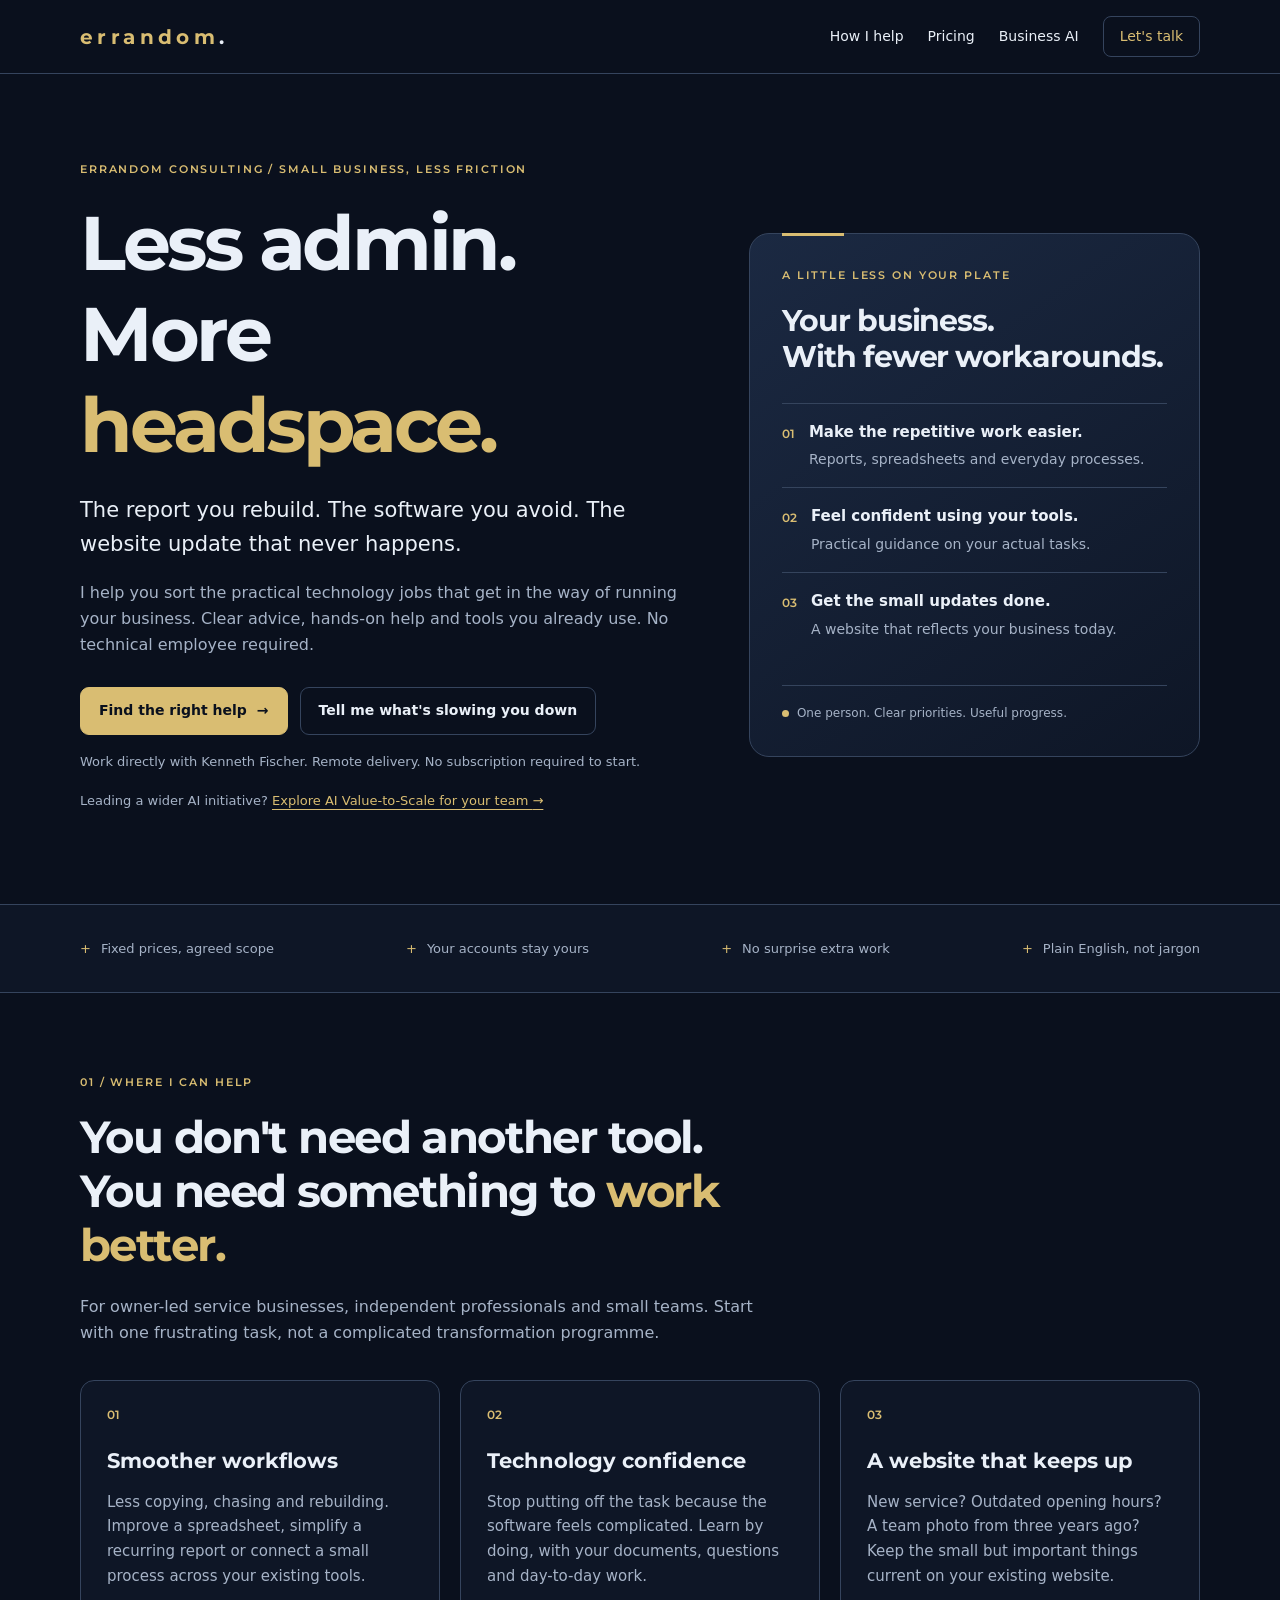
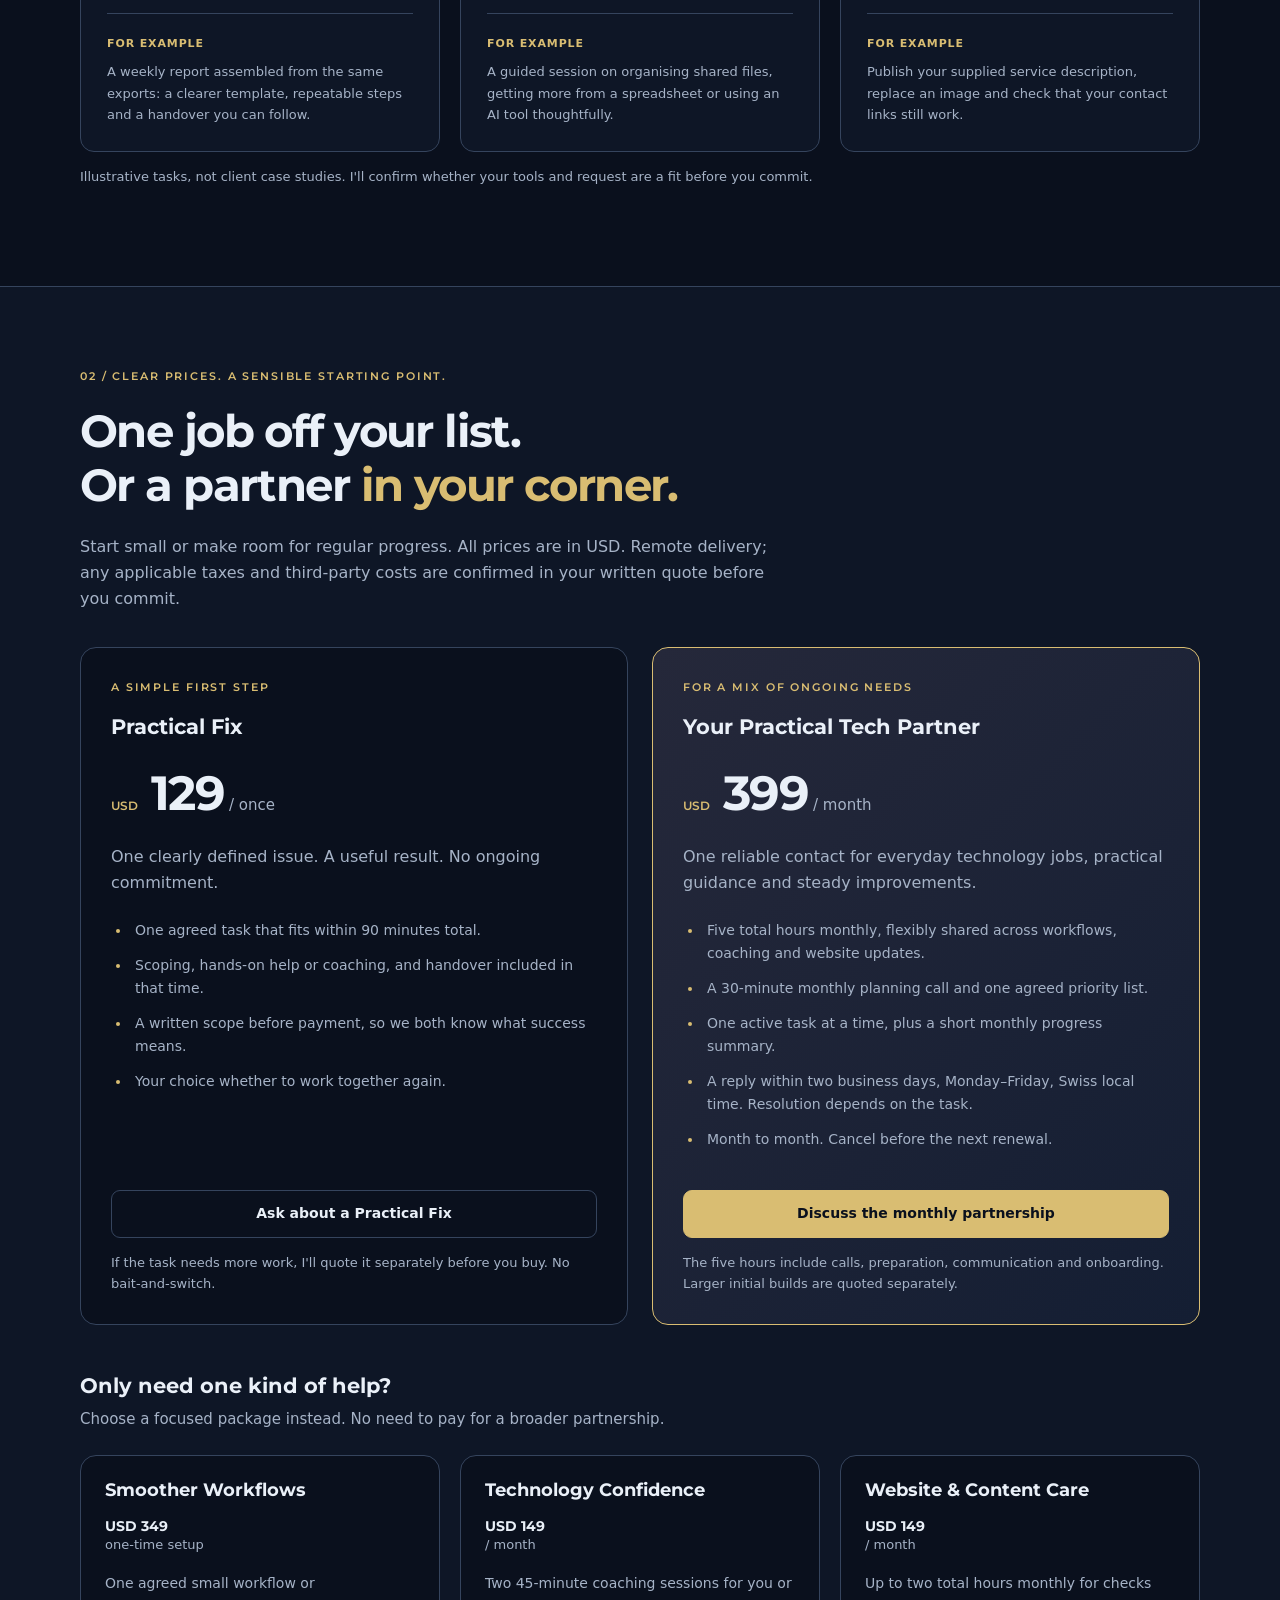
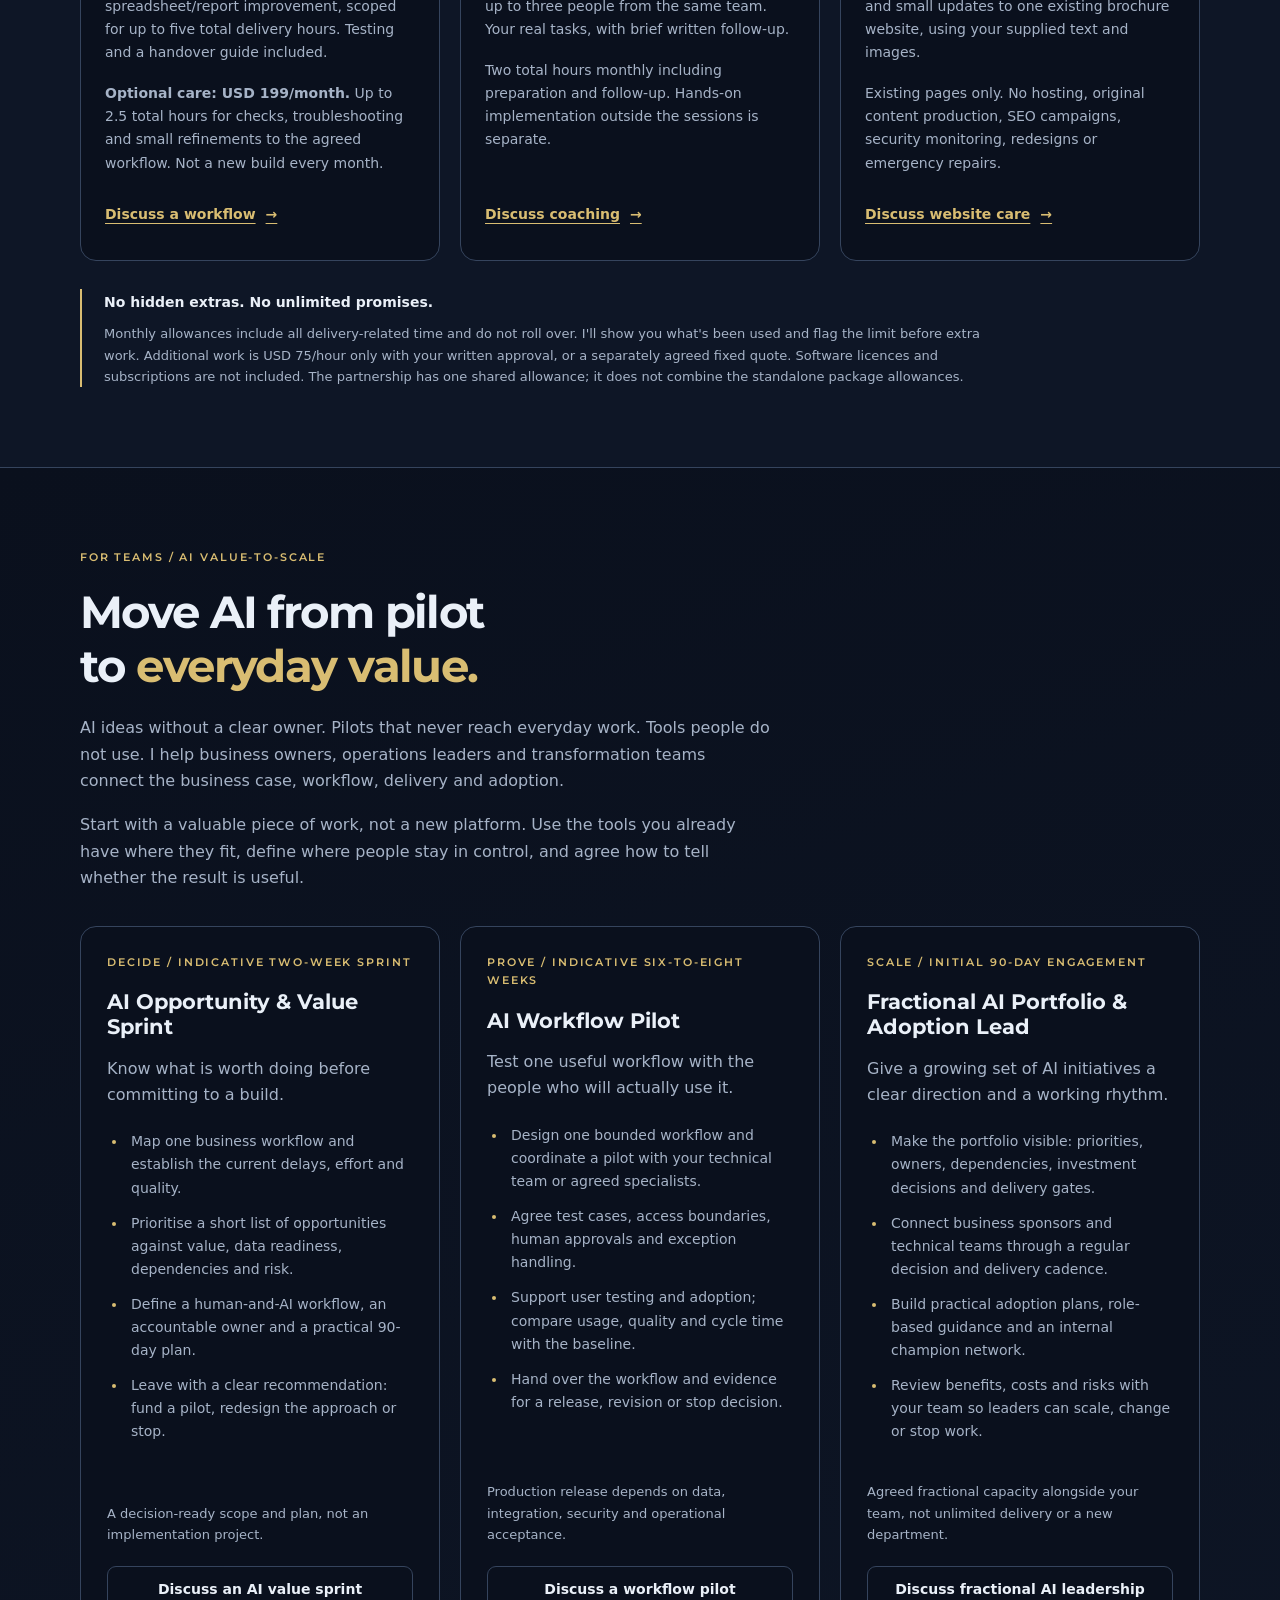
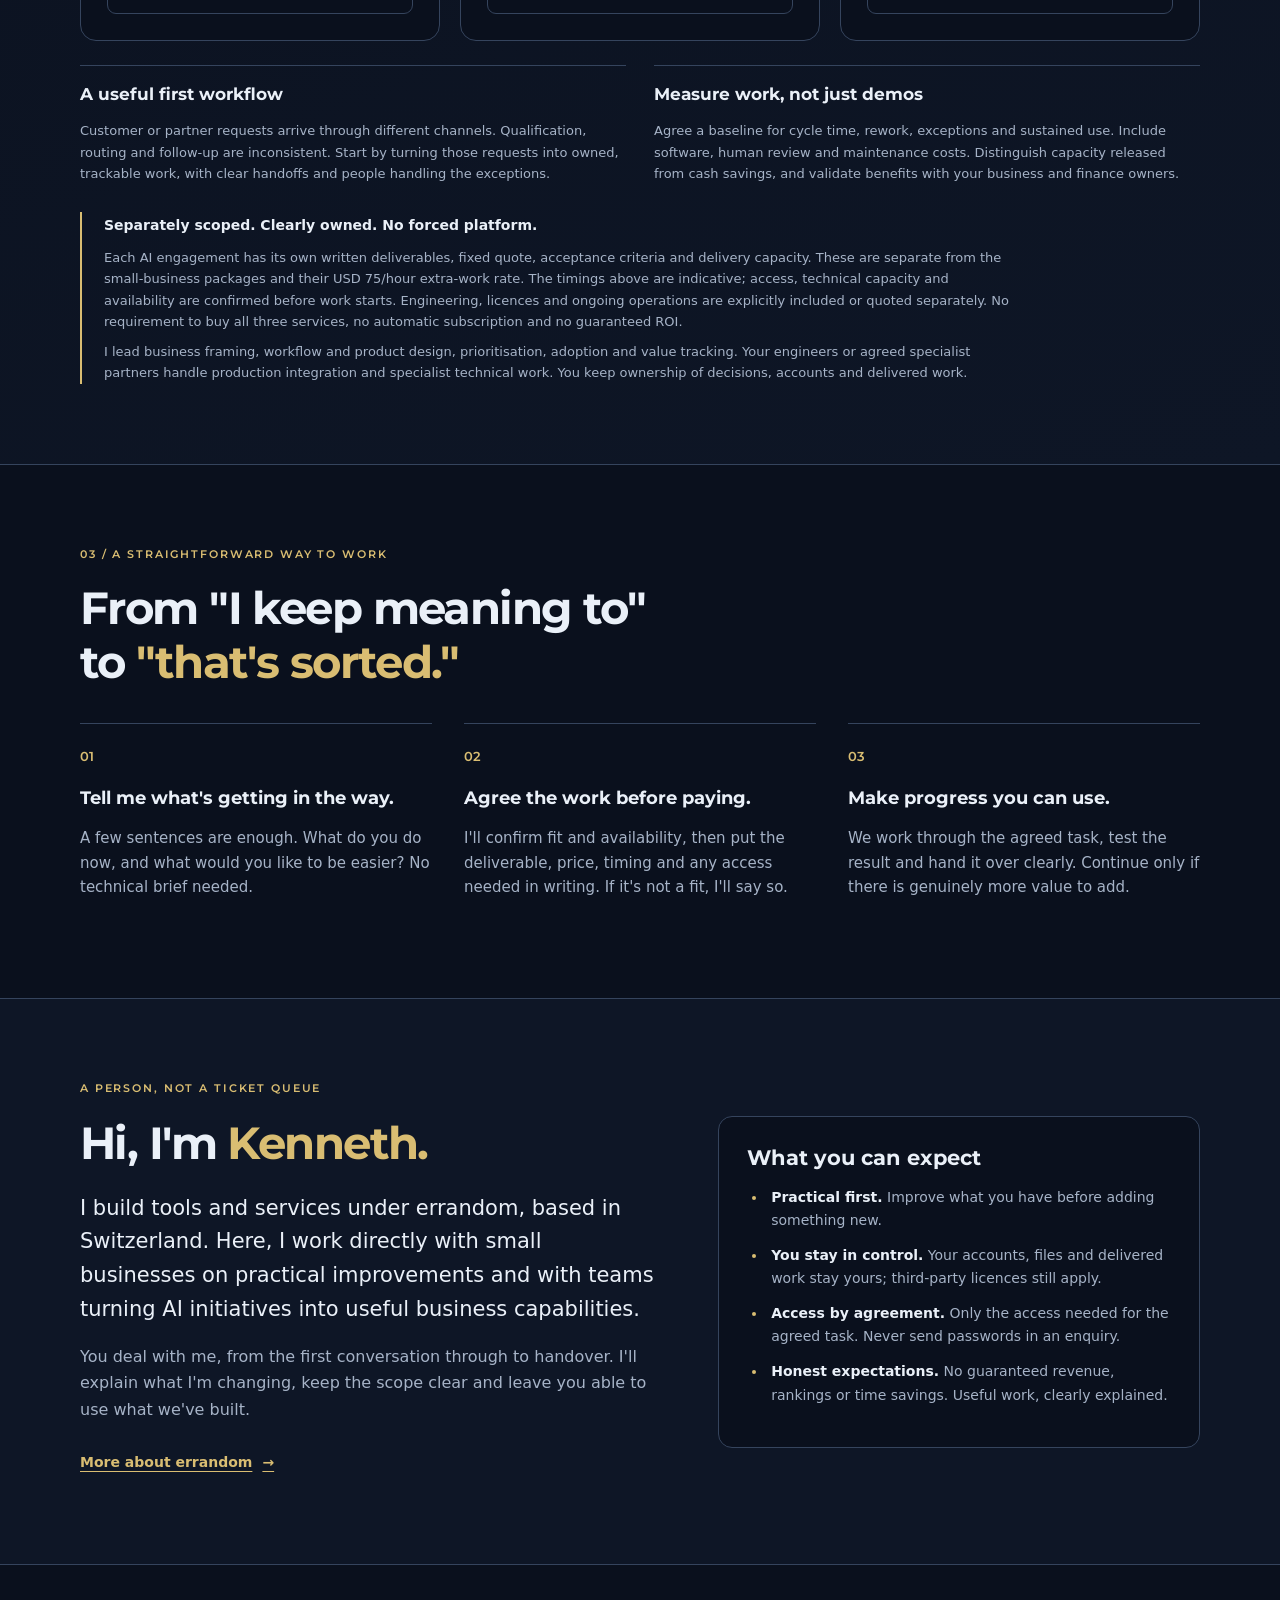
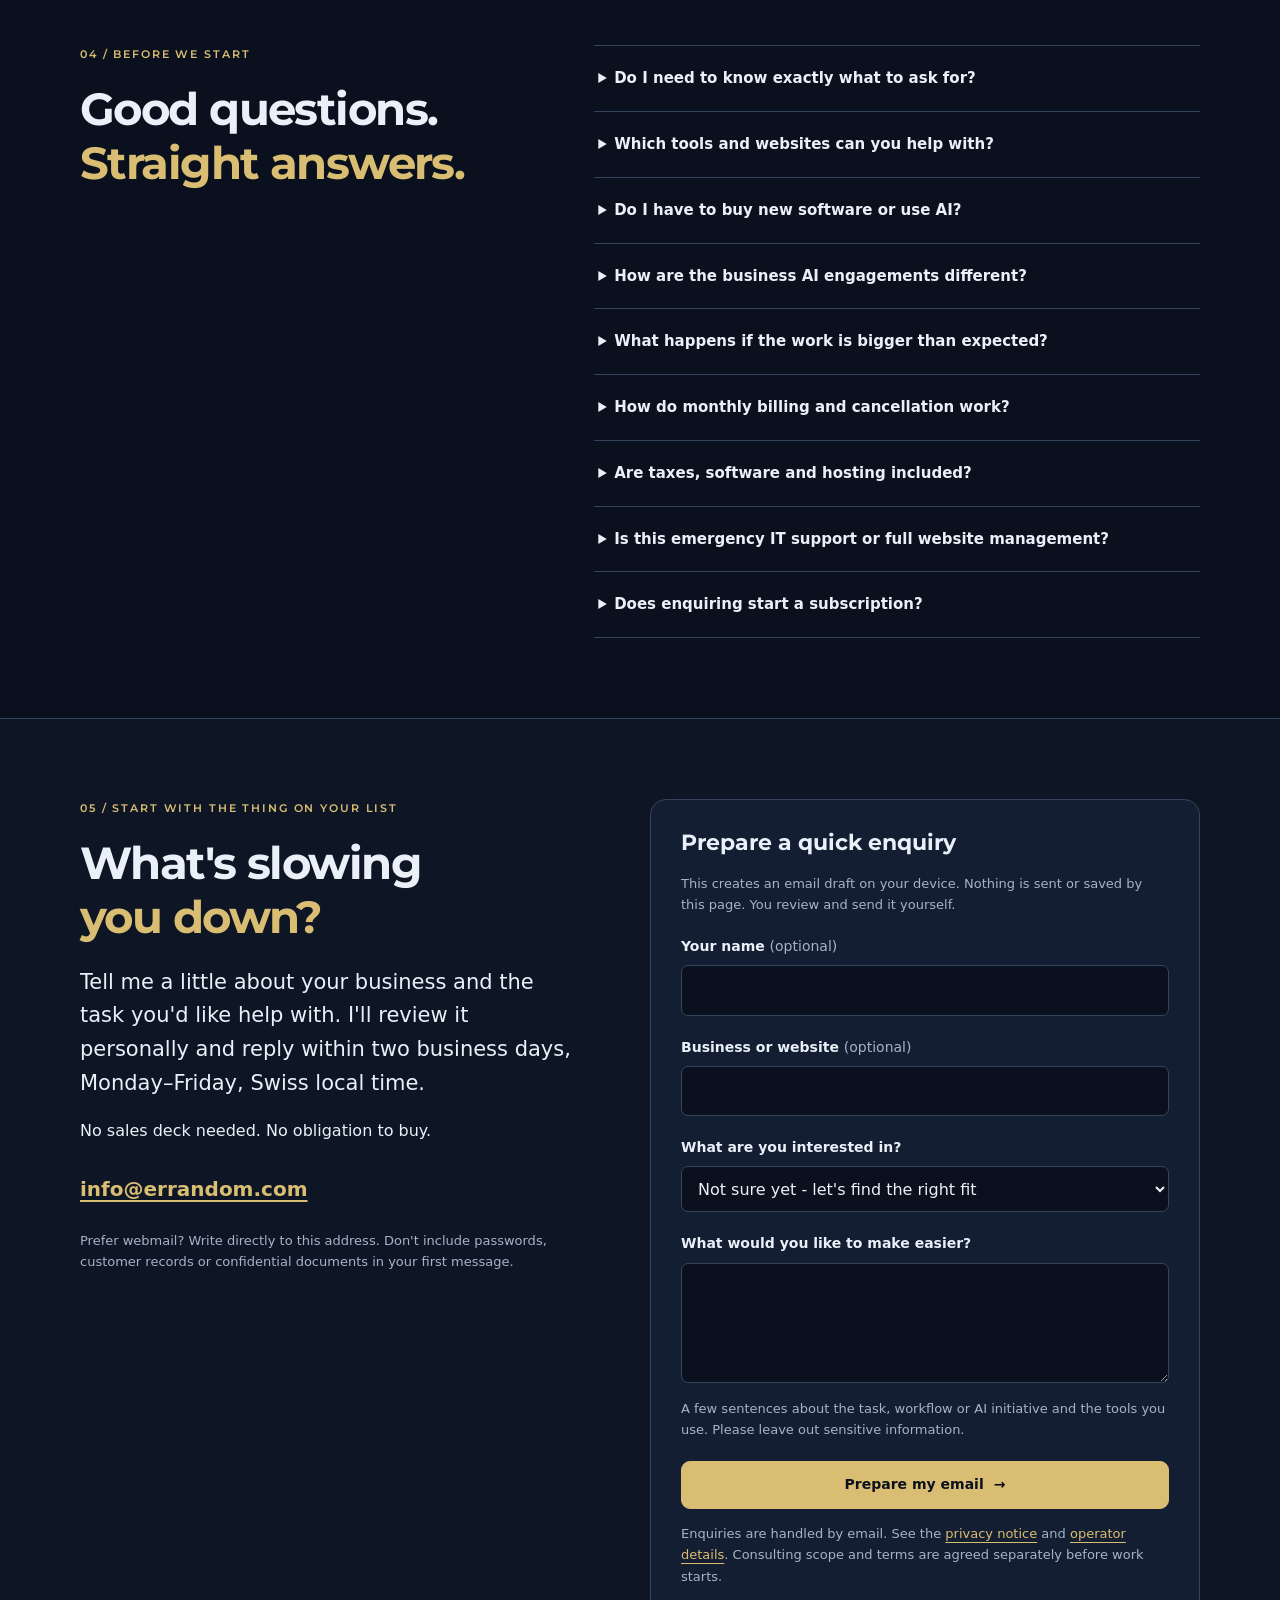
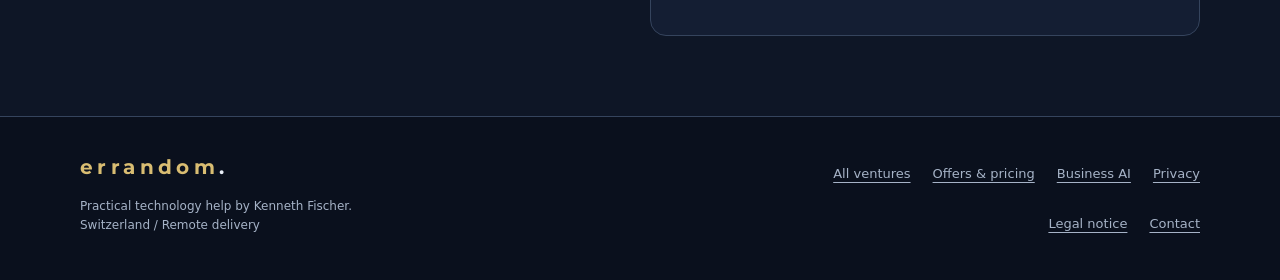
<file: consulting/index.html>
<!DOCTYPE html>
<html lang="en">
<head>
  <meta charset="utf-8">
  <meta name="viewport" content="width=device-width, initial-scale=1, viewport-fit=cover">
  <meta name="color-scheme" content="dark">
  <meta name="theme-color" content="#0a101d">
  <title>Practical technology help &amp; business AI | errandom Consulting</title>
  <meta name="description" content="Practical technology help from USD 129, ongoing small-business support and separately scoped business AI services: opportunity sprints, workflow pilots and portfolio/adoption leadership with Kenneth Fischer.">
  <link rel="canonical" href="https://www.errandom.com/consulting/">
  <meta property="og:title" content="Less friction. More useful progress. | errandom Consulting">
  <meta property="og:description" content="Everyday technology help for small businesses, plus business AI services for teams ready to move from experiments to adopted workflows and measurable value.">
  <meta property="og:type" content="website">
  <meta property="og:url" content="https://www.errandom.com/consulting/">
  <meta name="twitter:card" content="summary">
  <link rel="icon" href="data:image/svg+xml,%3Csvg xmlns='http://www.w3.org/2000/svg' viewBox='0 0 64 64'%3E%3Crect width='64' height='64' rx='14' fill='%230a101d'/%3E%3Ctext x='50%25' y='54%25' dominant-baseline='middle' text-anchor='middle' font-family='Segoe UI,Arial,sans-serif' font-weight='700' font-size='40' fill='%23d9bd72'%3Ee%3C/text%3E%3C/svg%3E">
  <link rel="stylesheet" href="consulting.css?v=20261030-ai">
  <script src="consulting.js" defer></script>
</head>
<body>
  <a class="skip-link" href="#content">Skip to content</a>
  <header class="site-header">
    <div class="wrap header-inner">
      <a class="brand" href="/" aria-label="errandom home">errandom<span>.</span></a>
      <nav aria-label="Primary">
        <a href="#services">How I help</a>
        <a href="#pricing">Pricing</a>
        <a href="#business-ai">Business AI</a>
        <a class="nav-cta" href="#enquire">Let's talk</a>
      </nav>
    </div>
  </header>

  <main id="content" tabindex="-1">
    <section class="hero wrap">
      <div class="hero-copy">
        <p class="eyebrow">errandom Consulting / Small business, less friction</p>
        <h1>Less admin.<br>More <span>headspace.</span></h1>
        <p class="lead">The report you rebuild. The software you avoid. The website update that never happens.</p>
        <p class="hero-description">I help you sort the practical technology jobs that get in the way of running your business. Clear advice, hands-on help and tools you already use. No technical employee required.</p>
        <div class="actions">
          <a class="button primary" href="#pricing">Find the right help <span aria-hidden="true">&rarr;</span></a>
          <a class="button secondary" href="#enquire" data-offer="not-sure">Tell me what's slowing you down</a>
        </div>
        <p class="micro">Work directly with Kenneth Fischer. Remote delivery. No subscription required to start.</p>
        <p class="micro">Leading a wider AI initiative? <a href="#business-ai">Explore AI Value-to-Scale for your team <span aria-hidden="true">&rarr;</span></a></p>
      </div>
      <aside class="hero-note" aria-labelledby="note-heading">
        <p class="eyebrow">A little less on your plate</p>
        <h2 id="note-heading">Your business.<br>With fewer workarounds.</h2>
        <ul class="task-list">
          <li><span class="task-symbol" aria-hidden="true">01</span><div><strong>Make the repetitive work easier.</strong><span>Reports, spreadsheets and everyday processes.</span></div></li>
          <li><span class="task-symbol" aria-hidden="true">02</span><div><strong>Feel confident using your tools.</strong><span>Practical guidance on your actual tasks.</span></div></li>
          <li><span class="task-symbol" aria-hidden="true">03</span><div><strong>Get the small updates done.</strong><span>A website that reflects your business today.</span></div></li>
        </ul>
        <div class="note-footer"><span class="status-dot" aria-hidden="true"></span>One person. Clear priorities. Useful progress.</div>
      </aside>
    </section>

    <div class="promise-strip">
      <ul class="wrap" aria-label="How we work">
        <li>Fixed prices, agreed scope</li>
        <li>Your accounts stay yours</li>
        <li>No surprise extra work</li>
        <li>Plain English, not jargon</li>
      </ul>
    </div>

    <section id="services" class="section wrap">
      <div class="section-heading">
        <p class="eyebrow">01 / Where I can help</p>
        <h2>You don't need another tool.<br>You need something to <span>work better.</span></h2>
        <p>For owner-led service businesses, independent professionals and small teams. Start with one frustrating task, not a complicated transformation programme.</p>
      </div>
      <div class="three-grid">
        <article class="service-card">
          <span class="card-index" aria-hidden="true">01</span>
          <h3>Smoother workflows</h3>
          <p>Less copying, chasing and rebuilding. Improve a spreadsheet, simplify a recurring report or connect a small process across your existing tools.</p>
          <div class="example"><strong>For example</strong><p>A weekly report assembled from the same exports: a clearer template, repeatable steps and a handover you can follow.</p></div>
        </article>
        <article class="service-card">
          <span class="card-index" aria-hidden="true">02</span>
          <h3>Technology confidence</h3>
          <p>Stop putting off the task because the software feels complicated. Learn by doing, with your documents, questions and day-to-day work.</p>
          <div class="example"><strong>For example</strong><p>A guided session on organising shared files, getting more from a spreadsheet or using an AI tool thoughtfully.</p></div>
        </article>
        <article class="service-card">
          <span class="card-index" aria-hidden="true">03</span>
          <h3>A website that keeps up</h3>
          <p>New service? Outdated opening hours? A team photo from three years ago? Keep the small but important things current on your existing website.</p>
          <div class="example"><strong>For example</strong><p>Publish your supplied service description, replace an image and check that your contact links still work.</p></div>
        </article>
      </div>
      <p class="micro">Illustrative tasks, not client case studies. I'll confirm whether your tools and request are a fit before you commit.</p>
    </section>

    <section id="pricing" class="section pricing-section">
      <div class="wrap">
        <div class="section-heading">
          <p class="eyebrow">02 / Clear prices. A sensible starting point.</p>
          <h2>One job off your list.<br>Or a partner <span>in your corner.</span></h2>
          <p>Start small or make room for regular progress. All prices are in USD. Remote delivery; any applicable taxes and third-party costs are confirmed in your written quote before you commit.</p>
        </div>
        <div class="main-offers">
          <article class="price-card">
            <p class="eyebrow">A simple first step</p>
            <h3>Practical Fix</h3>
            <p class="price"><span class="currency">USD</span> 129<span class="period"> / once</span></p>
            <p>One clearly defined issue. A useful result. No ongoing commitment.</p>
            <ul class="check-list">
              <li>One agreed task that fits within 90 minutes total.</li>
              <li>Scoping, hands-on help or coaching, and handover included in that time.</li>
              <li>A written scope before payment, so we both know what success means.</li>
              <li>Your choice whether to work together again.</li>
            </ul>
            <a class="button secondary" href="#enquire" data-offer="practical-fix">Ask about a Practical Fix</a>
            <p class="micro">If the task needs more work, I'll quote it separately before you buy. No bait-and-switch.</p>
          </article>
          <article class="price-card featured">
            <p class="eyebrow">For a mix of ongoing needs</p>
            <h3>Your Practical Tech Partner</h3>
            <p class="price"><span class="currency">USD</span> 399<span class="period"> / month</span></p>
            <p>One reliable contact for everyday technology jobs, practical guidance and steady improvements.</p>
            <ul class="check-list">
              <li>Five total hours monthly, flexibly shared across workflows, coaching and website updates.</li>
              <li>A 30-minute monthly planning call and one agreed priority list.</li>
              <li>One active task at a time, plus a short monthly progress summary.</li>
              <li>A reply within two business days, Monday&ndash;Friday, Swiss local time. Resolution depends on the task.</li>
              <li>Month to month. Cancel before the next renewal.</li>
            </ul>
            <a class="button primary" href="#enquire" data-offer="tech-partner">Discuss the monthly partnership</a>
            <p class="micro">The five hours include calls, preparation, communication and onboarding. Larger initial builds are quoted separately.</p>
          </article>
        </div>
        <div class="specialist-heading">
          <h3>Only need one kind of help?</h3>
          <p>Choose a focused package instead. No need to pay for a broader partnership.</p>
        </div>
        <div class="three-grid specialist-offers">
          <article class="price-card compact">
            <h4>Smoother Workflows</h4>
            <p class="small-price">USD 349 <span>one-time setup</span></p>
            <p>One agreed small workflow or spreadsheet/report improvement, scoped for up to five total delivery hours. Testing and a handover guide included.</p>
            <p><strong>Optional care: USD 199/month.</strong> Up to 2.5 total hours for checks, troubleshooting and small refinements to the agreed workflow. Not a new build every month.</p>
            <a class="text-link" href="#enquire" data-offer="workflows">Discuss a workflow <span aria-hidden="true">&rarr;</span></a>
          </article>
          <article class="price-card compact">
            <h4>Technology Confidence</h4>
            <p class="small-price">USD 149 <span>/ month</span></p>
            <p>Two 45-minute coaching sessions for you or up to three people from the same team. Your real tasks, with brief written follow-up.</p>
            <p>Two total hours monthly including preparation and follow-up. Hands-on implementation outside the sessions is separate.</p>
            <a class="text-link" href="#enquire" data-offer="coaching">Discuss coaching <span aria-hidden="true">&rarr;</span></a>
          </article>
          <article class="price-card compact">
            <h4>Website &amp; Content Care</h4>
            <p class="small-price">USD 149 <span>/ month</span></p>
            <p>Up to two total hours monthly for checks and small updates to one existing brochure website, using your supplied text and images.</p>
            <p>Existing pages only. No hosting, original content production, SEO campaigns, security monitoring, redesigns or emergency repairs.</p>
            <a class="text-link" href="#enquire" data-offer="website-care">Discuss website care <span aria-hidden="true">&rarr;</span></a>
          </article>
        </div>
        <div class="scope-note">
          <strong>No hidden extras. No unlimited promises.</strong>
          <p>Monthly allowances include all delivery-related time and do not roll over. I'll show you what's been used and flag the limit before extra work. Additional work is USD 75/hour only with your written approval, or a separately agreed fixed quote. Software licences and subscriptions are not included. The partnership has one shared allowance; it does not combine the standalone package allowances.</p>
        </div>
      </div>
    </section>

    <section id="business-ai" class="section ai-section">
      <div class="wrap">
        <div class="section-heading">
          <p class="eyebrow">For teams / AI Value-to-Scale</p>
          <h2>Move AI from pilot<br>to <span>everyday value.</span></h2>
          <p>AI ideas without a clear owner. Pilots that never reach everyday work. Tools people do not use. I help business owners, operations leaders and transformation teams connect the business case, workflow, delivery and adoption.</p>
          <p>Start with a valuable piece of work, not a new platform. Use the tools you already have where they fit, define where people stay in control, and agree how to tell whether the result is useful.</p>
        </div>
        <div class="three-grid ai-offers">
          <article class="price-card">
            <p class="eyebrow">Decide / Indicative two-week sprint</p>
            <h3>AI Opportunity &amp; Value Sprint</h3>
            <p>Know what is worth doing before committing to a build.</p>
            <ul class="check-list">
              <li>Map one business workflow and establish the current delays, effort and quality.</li>
              <li>Prioritise a short list of opportunities against value, data readiness, dependencies and risk.</li>
              <li>Define a human-and-AI workflow, an accountable owner and a practical 90-day plan.</li>
              <li>Leave with a clear recommendation: fund a pilot, redesign the approach or stop.</li>
            </ul>
            <p class="micro">A decision-ready scope and plan, not an implementation project.</p>
            <a class="button secondary" href="#enquire" data-offer="ai-value-sprint">Discuss an AI value sprint</a>
          </article>
          <article class="price-card">
            <p class="eyebrow">Prove / Indicative six-to-eight weeks</p>
            <h3>AI Workflow Pilot</h3>
            <p>Test one useful workflow with the people who will actually use it.</p>
            <ul class="check-list">
              <li>Design one bounded workflow and coordinate a pilot with your technical team or agreed specialists.</li>
              <li>Agree test cases, access boundaries, human approvals and exception handling.</li>
              <li>Support user testing and adoption; compare usage, quality and cycle time with the baseline.</li>
              <li>Hand over the workflow and evidence for a release, revision or stop decision.</li>
            </ul>
            <p class="micro">Production release depends on data, integration, security and operational acceptance.</p>
            <a class="button secondary" href="#enquire" data-offer="ai-workflow-pilot">Discuss a workflow pilot</a>
          </article>
          <article class="price-card">
            <p class="eyebrow">Scale / Initial 90-day engagement</p>
            <h3>Fractional AI Portfolio &amp; Adoption Lead</h3>
            <p>Give a growing set of AI initiatives a clear direction and a working rhythm.</p>
            <ul class="check-list">
              <li>Make the portfolio visible: priorities, owners, dependencies, investment decisions and delivery gates.</li>
              <li>Connect business sponsors and technical teams through a regular decision and delivery cadence.</li>
              <li>Build practical adoption plans, role-based guidance and an internal champion network.</li>
              <li>Review benefits, costs and risks with your team so leaders can scale, change or stop work.</li>
            </ul>
            <p class="micro">Agreed fractional capacity alongside your team, not unlimited delivery or a new department.</p>
            <a class="button secondary" href="#enquire" data-offer="ai-portfolio-lead">Discuss fractional AI leadership</a>
          </article>
        </div>
        <div class="ai-evidence">
          <div class="example">
            <h3>A useful first workflow</h3>
            <p>Customer or partner requests arrive through different channels. Qualification, routing and follow-up are inconsistent. Start by turning those requests into owned, trackable work, with clear handoffs and people handling the exceptions.</p>
          </div>
          <div class="example">
            <h3>Measure work, not just demos</h3>
            <p>Agree a baseline for cycle time, rework, exceptions and sustained use. Include software, human review and maintenance costs. Distinguish capacity released from cash savings, and validate benefits with your business and finance owners.</p>
          </div>
        </div>
        <div class="scope-note">
          <strong>Separately scoped. Clearly owned. No forced platform.</strong>
          <p>Each AI engagement has its own written deliverables, fixed quote, acceptance criteria and delivery capacity. These are separate from the small-business packages and their USD 75/hour extra-work rate. The timings above are indicative; access, technical capacity and availability are confirmed before work starts. Engineering, licences and ongoing operations are explicitly included or quoted separately. No requirement to buy all three services, no automatic subscription and no guaranteed ROI.</p>
          <p>I lead business framing, workflow and product design, prioritisation, adoption and value tracking. Your engineers or agreed specialist partners handle production integration and specialist technical work. You keep ownership of decisions, accounts and delivered work.</p>
        </div>
      </div>
    </section>

    <section id="process" class="section wrap">
      <div class="section-heading">
        <p class="eyebrow">03 / A straightforward way to work</p>
        <h2>From "I keep meaning to"<br>to <span>"that's sorted."</span></h2>
      </div>
      <ol class="process-grid">
        <li><h3>Tell me what's getting in the way.</h3><p>A few sentences are enough. What do you do now, and what would you like to be easier? No technical brief needed.</p></li>
        <li><h3>Agree the work before paying.</h3><p>I'll confirm fit and availability, then put the deliverable, price, timing and any access needed in writing. If it's not a fit, I'll say so.</p></li>
        <li><h3>Make progress you can use.</h3><p>We work through the agreed task, test the result and hand it over clearly. Continue only if there is genuinely more value to add.</p></li>
      </ol>
    </section>

    <section class="section about-section">
      <div class="wrap about-grid">
        <div>
          <p class="eyebrow">A person, not a ticket queue</p>
          <h2>Hi, I'm <span>Kenneth.</span></h2>
          <p class="lead">I build tools and services under errandom, based in Switzerland. Here, I work directly with small businesses on practical improvements and with teams turning AI initiatives into useful business capabilities.</p>
          <p>You deal with me, from the first conversation through to handover. I'll explain what I'm changing, keep the scope clear and leave you able to use what we've built.</p>
          <a class="text-link" href="/#about">More about errandom <span aria-hidden="true">&rarr;</span></a>
        </div>
        <div class="principles">
          <h3>What you can expect</h3>
          <ul class="check-list">
            <li><strong>Practical first.</strong> Improve what you have before adding something new.</li>
            <li><strong>You stay in control.</strong> Your accounts, files and delivered work stay yours; third-party licences still apply.</li>
            <li><strong>Access by agreement.</strong> Only the access needed for the agreed task. Never send passwords in an enquiry.</li>
            <li><strong>Honest expectations.</strong> No guaranteed revenue, rankings or time savings. Useful work, clearly explained.</li>
          </ul>
        </div>
      </div>
    </section>

    <section id="questions" class="section wrap faq-section">
      <div class="section-heading">
        <p class="eyebrow">04 / Before we start</p>
        <h2>Good questions.<br><span>Straight answers.</span></h2>
      </div>
      <div class="faq-list">
        <details><summary>Do I need to know exactly what to ask for?</summary><p>No. Describe the task, where it gets frustrating and what a better result would look like. I'll help narrow it down before proposing paid work. The initial fit discussion is free; detailed implementation and discovery are scoped separately.</p></details>
        <details><summary>Which tools and websites can you help with?</summary><p>Typical requests involve spreadsheets, documents, shared files, recurring reports, small application workflows and existing brochure websites. Send the names of the tools you use. I'll confirm compatibility and whether I can deliver the task before accepting it. Not every platform or integration is a fit.</p></details>
        <details><summary>Do I have to buy new software or use AI?</summary><p>No. The starting point is the tools you already have. If a paid tool or AI service would help, I'll explain why, discuss the costs and data involved, and get your approval first. There is no requirement to use AI.</p></details>
        <details><summary>How are the business AI engagements different?</summary><p>They address a broader workflow, pilot or portfolio with your business and technical teams. Each is separately scoped and quoted, with named owners, acceptance criteria and an agreed time commitment. They are not included in the Practical Fix, monthly small-business packages or their USD 75/hour extra-work rate. The initial fit discussion is free; a detailed sprint or pilot is paid work agreed in writing.</p></details>
        <details><summary>What happens if the work is bigger than expected?</summary><p>The scope and acceptance criteria are agreed before payment. If a dependency or new requirement changes the job, I'll explain it and agree a revised approach with you before extra work. No automatic overages or surprise charges.</p></details>
        <details><summary>How do monthly billing and cancellation work?</summary><p>The small-business monthly packages are billed in advance, with no minimum term. Cancel by email before your next renewal to stop the next billing period. Your start date, renewal date and scope are confirmed in the written service agreement. Unused hours expire at the end of each period; they do not roll over. Separately quoted AI engagements have their own agreed payment, timing and cancellation terms, with no automatic subscription.</p></details>
        <details><summary>Are taxes, software and hosting included?</summary><p>Prices are in US dollars. Any applicable taxes are identified in your written quote before you commit. Third-party software, licences, domains, hosting and platform charges are separate and require your approval. Your accounts remain in your name.</p></details>
        <details><summary>Is this emergency IT support or full website management?</summary><p>No. This is planned, bounded business support, not a 24/7 helpdesk, cybersecurity service or uptime guarantee. Website care covers small updates and agreed checks, not security monitoring, emergency recovery or full operational responsibility. Larger builds, complex migrations and business-critical systems need a separate assessment.</p></details>
        <details><summary>Does enquiring start a subscription?</summary><p>No. An enquiry is just a conversation. There is no payment, account creation or subscription on this page. We'll agree the work, availability, price and service terms in writing before you decide.</p></details>
      </div>
    </section>

    <section id="enquire" class="section enquiry-section">
      <div class="wrap enquiry-grid">
        <div>
          <p class="eyebrow">05 / Start with the thing on your list</p>
          <h2>What's slowing<br><span>you down?</span></h2>
          <p class="lead">Tell me a little about your business and the task you'd like help with. I'll review it personally and reply within two business days, Monday&ndash;Friday, Swiss local time.</p>
          <p>No sales deck needed. No obligation to buy.</p>
          <a class="text-link email-address" href="mailto:info@errandom.com?subject=errandom%20Consulting%20enquiry">info@errandom.com</a>
          <p class="micro">Prefer webmail? Write directly to this address. Don't include passwords, customer records or confidential documents in your first message.</p>
        </div>
        <div class="enquiry-panel">
          <h3>Prepare a quick enquiry</h3>
          <p class="micro">This creates an email draft on your device. Nothing is sent or saved by this page. You review and send it yourself.</p>
          <form id="enquiry-form" hidden>
            <div class="field"><label for="contact-name">Your name <span>(optional)</span></label><input id="contact-name" name="name" type="text" autocomplete="name" maxlength="80"></div>
            <div class="field"><label for="business">Business or website <span>(optional)</span></label><input id="business" name="business" type="text" autocomplete="organization" maxlength="160"></div>
            <div class="field"><label for="offer">What are you interested in?</label><select id="offer" name="offer">
              <option value="not-sure">Not sure yet - let's find the right fit</option>
              <option value="practical-fix">Practical Fix - USD 129 once</option>
              <option value="tech-partner">Practical Tech Partner - USD 399/month</option>
              <option value="workflows">Smoother Workflows - USD 349 setup; optional USD 199/month care</option>
              <option value="coaching">Technology Confidence - USD 149/month</option>
              <option value="website-care">Website &amp; Content Care - USD 149/month</option>
              <option value="ai-value-sprint">AI Opportunity &amp; Value Sprint - separate quote</option>
              <option value="ai-workflow-pilot">AI Workflow Pilot - separate quote</option>
              <option value="ai-portfolio-lead">Fractional AI Portfolio &amp; Adoption Lead - separate quote</option>
            </select></div>
            <div class="field"><label for="task">What would you like to make easier?</label><textarea id="task" name="task" rows="4" required maxlength="1200" aria-describedby="task-help"></textarea><p id="task-help" class="micro">A few sentences about the task, workflow or AI initiative and the tools you use. Please leave out sensitive information.</p></div>
            <button class="button primary" type="submit">Prepare my email <span aria-hidden="true">&rarr;</span></button>
          </form>
          <noscript><p>To enquire, email <a href="mailto:info@errandom.com?subject=errandom%20Consulting%20enquiry">info@errandom.com</a> with the package you're interested in and a short description of the task. No JavaScript is needed to contact me.</p></noscript>
          <div id="email-preview" class="email-preview" hidden tabindex="-1">
            <h4>Your draft is ready. It has not been sent.</h4>
            <p class="micro">Open it in your email app, or copy the text below into webmail and send it to info@errandom.com. This is an enquiry, not an order.</p>
            <label for="email-draft">Email subject and message</label>
            <textarea id="email-draft" rows="9" readonly></textarea>
            <a id="open-email" class="button secondary" href="mailto:info@errandom.com">Open draft in my email app</a>
          </div>
          <p class="micro">Enquiries are handled by email. See the <a href="/legal/privacy-notice/">privacy notice</a> and <a href="/legal/legal-notice/">operator details</a>. Consulting scope and terms are agreed separately before work starts.</p>
        </div>
      </div>
    </section>
  </main>
  <footer class="wrap site-footer">
    <div><a class="brand" href="/">errandom<span>.</span></a><p>Practical technology help by Kenneth Fischer.<br>Switzerland / Remote delivery</p></div>
    <nav aria-label="Footer"><a href="/">All ventures</a><a href="#pricing">Offers &amp; pricing</a><a href="#business-ai">Business AI</a><a href="/legal/privacy-notice/">Privacy</a><a href="/legal/legal-notice/">Legal notice</a><a href="mailto:info@errandom.com">Contact</a></nav>
  </footer>
</body>
</html>
</file>
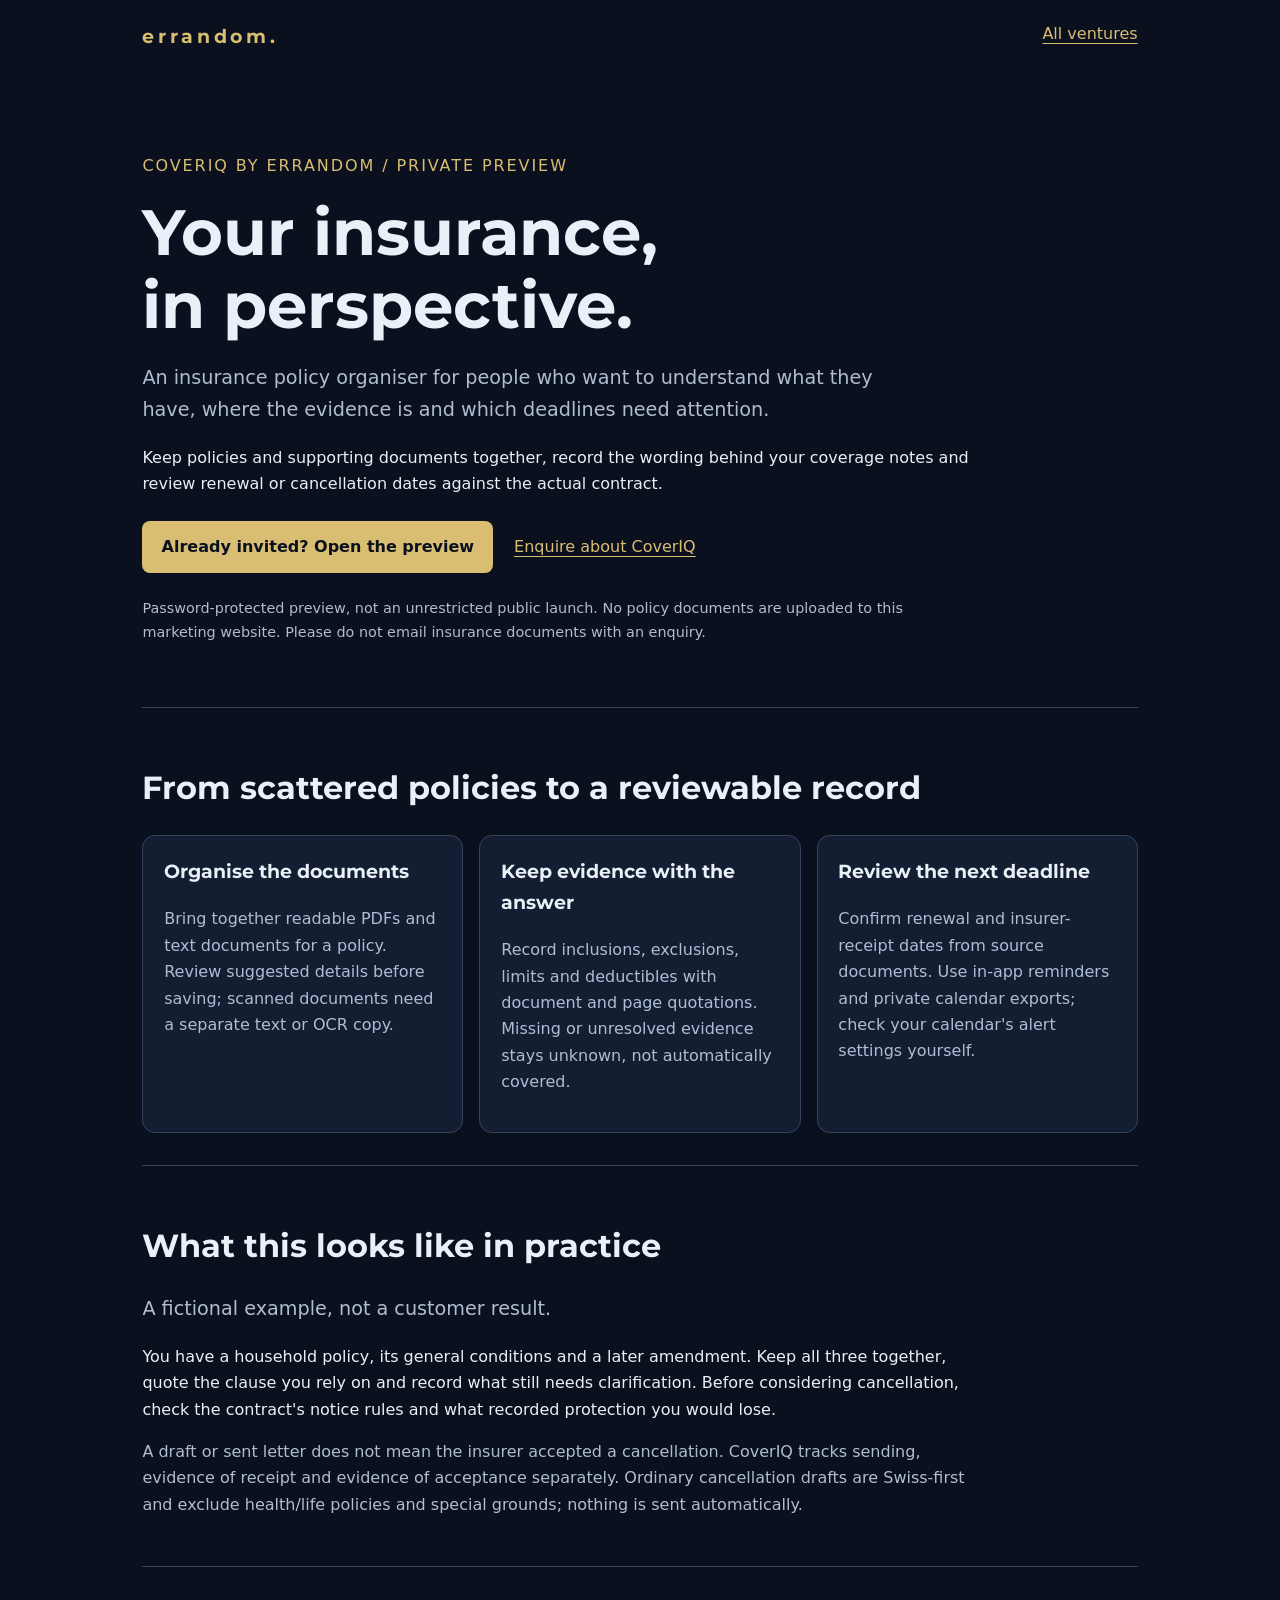
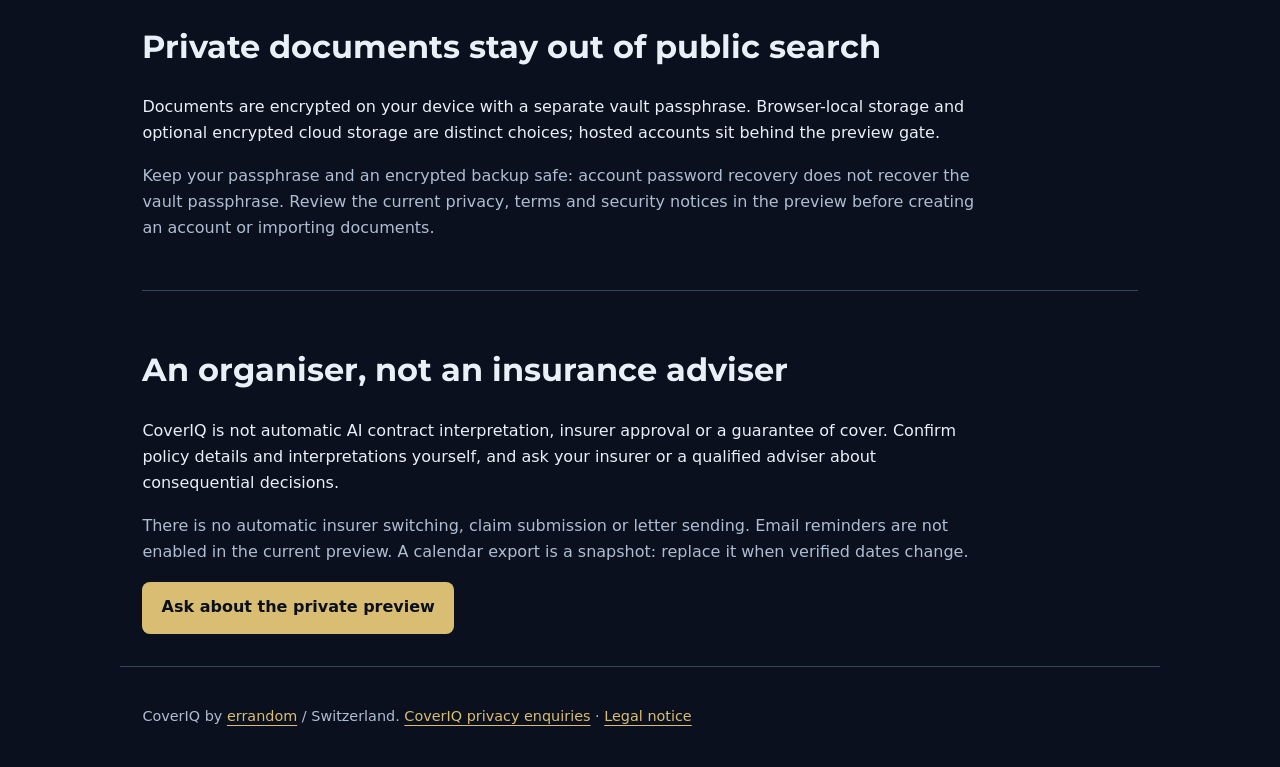
<file: coveriq/index.html>
<!doctype html>
<html lang="en">
<head>
  <meta charset="utf-8">
  <meta name="viewport" content="width=device-width, initial-scale=1">
  <meta name="color-scheme" content="dark">
  <meta name="theme-color" content="#0a101d">
  <meta name="referrer" content="no-referrer">
  <meta http-equiv="Content-Security-Policy" content="default-src 'none'; style-src 'self'; font-src 'self'; base-uri 'none'; form-action 'none'; frame-src 'none'">
  <title>CoverIQ | Insurance policy organiser &amp; renewal deadlines</title>
  <meta name="description" content="Organise insurance policies, review source-backed coverage evidence and track verified renewal deadlines with CoverIQ by errandom. Explore the private preview.">
  <link rel="canonical" href="https://www.errandom.com/coveriq/">
  <meta property="og:title" content="CoverIQ | Your insurance, in perspective">
  <meta property="og:description" content="Bring policies, coverage evidence and verified deadlines together. Private preview with on-device document encryption and optional encrypted cloud storage.">
  <meta property="og:type" content="website">
  <meta property="og:url" content="https://www.errandom.com/coveriq/">
  <meta name="twitter:card" content="summary">
  <link rel="stylesheet" href="coveriq.css">
</head>
<body>
  <a class="skip" href="#main">Skip to content</a>
  <header class="wrap"><nav aria-label="Main navigation"><a class="brand" href="/">errandom.</a><a href="/#ventures">All ventures</a></nav></header>
  <main id="main" class="wrap" tabindex="-1">
    <div class="hero">
      <p class="eyebrow">CoverIQ by errandom / Private preview</p>
      <h1>Your insurance,<br>in perspective.</h1>
      <p class="lead">An insurance policy organiser for people who want to understand what they have, where the evidence is and which deadlines need attention.</p>
      <p>Keep policies and supporting documents together, record the wording behind your coverage notes and review renewal or cancellation dates against the actual contract.</p>
      <div class="actions"><a class="button" href="https://coveriq.errandom.com/">Already invited? Open the preview</a><a href="mailto:info@errandom.com?subject=CoverIQ%20preview%20enquiry">Enquire about CoverIQ</a></div>
      <p class="muted small">Password-protected preview, not an unrestricted public launch. No policy documents are uploaded to this marketing website. Please do not email insurance documents with an enquiry.</p>
    </div>
    <section aria-labelledby="workflow">
      <h2 id="workflow">From scattered policies to a reviewable record</h2>
      <div class="grid">
        <article><h3>Organise the documents</h3><p>Bring together readable PDFs and text documents for a policy. Review suggested details before saving; scanned documents need a separate text or OCR copy.</p></article>
        <article><h3>Keep evidence with the answer</h3><p>Record inclusions, exclusions, limits and deductibles with document and page quotations. Missing or unresolved evidence stays unknown, not automatically covered.</p></article>
        <article><h3>Review the next deadline</h3><p>Confirm renewal and insurer-receipt dates from source documents. Use in-app reminders and private calendar exports; check your calendar's alert settings yourself.</p></article>
      </div>
    </section>
    <section aria-labelledby="example">
      <h2 id="example">What this looks like in practice</h2>
      <p class="lead">A fictional example, not a customer result.</p>
      <p>You have a household policy, its general conditions and a later amendment. Keep all three together, quote the clause you rely on and record what still needs clarification. Before considering cancellation, check the contract's notice rules and what recorded protection you would lose.</p>
      <p class="muted">A draft or sent letter does not mean the insurer accepted a cancellation. CoverIQ tracks sending, evidence of receipt and evidence of acceptance separately. Ordinary cancellation drafts are Swiss-first and exclude health/life policies and special grounds; nothing is sent automatically.</p>
    </section>
    <section aria-labelledby="privacy">
      <h2 id="privacy">Private documents stay out of public search</h2>
      <p>Documents are encrypted on your device with a separate vault passphrase. Browser-local storage and optional encrypted cloud storage are distinct choices; hosted accounts sit behind the preview gate.</p>
      <p class="muted">Keep your passphrase and an encrypted backup safe: account password recovery does not recover the vault passphrase. Review the current privacy, terms and security notices in the preview before creating an account or importing documents.</p>
    </section>
    <section aria-labelledby="limits">
      <h2 id="limits">An organiser, not an insurance adviser</h2>
      <p>CoverIQ is not automatic AI contract interpretation, insurer approval or a guarantee of cover. Confirm policy details and interpretations yourself, and ask your insurer or a qualified adviser about consequential decisions.</p>
      <p class="muted">There is no automatic insurer switching, claim submission or letter sending. Email reminders are not enabled in the current preview. A calendar export is a snapshot: replace it when verified dates change.</p>
      <a class="button" href="mailto:info@errandom.com?subject=CoverIQ%20preview%20enquiry">Ask about the private preview</a>
    </section>
  </main>
  <footer class="wrap"><p>CoverIQ by <a href="/">errandom</a> / Switzerland. <a href="mailto:info@errandom.com?subject=CoverIQ%20privacy">CoverIQ privacy enquiries</a> &middot; <a href="/legal/legal-notice/">Legal notice</a></p></footer>
</body>
</html>
</file>
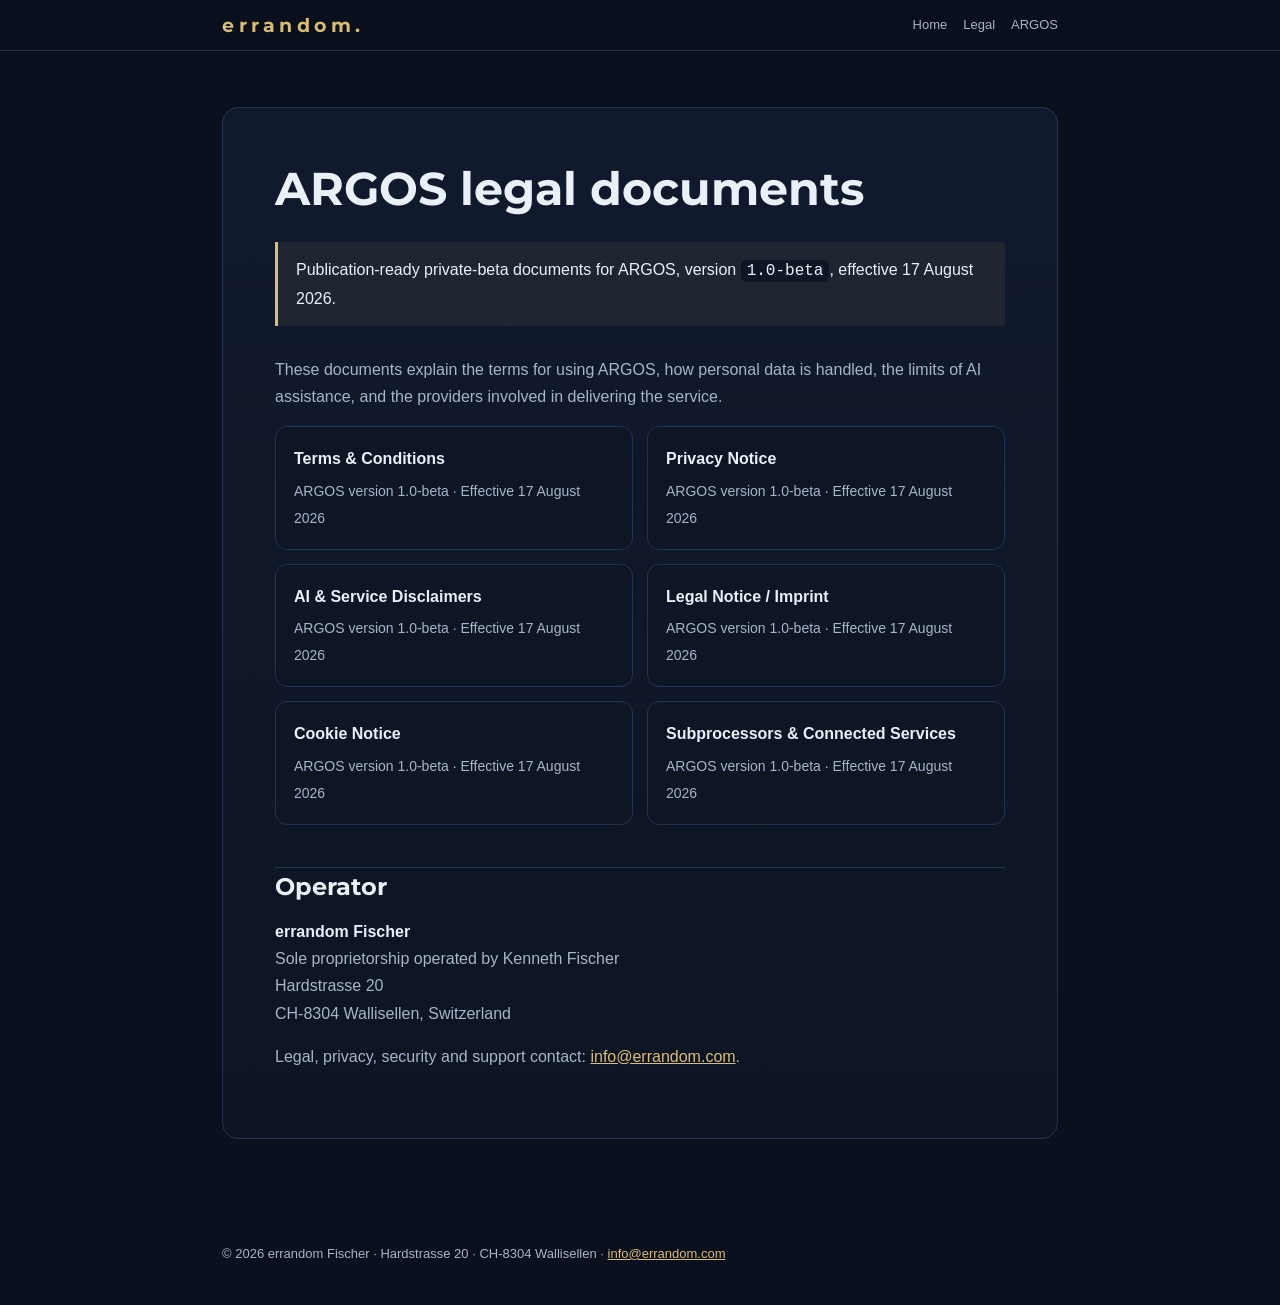
<file: legal/index.html>
<!doctype html>
<html lang="en">
<head>
<meta charset="utf-8" />
<meta name="viewport" content="width=device-width, initial-scale=1" />
<meta name="color-scheme" content="dark" />
<title>ARGOS legal documents — errandom</title>
<meta name="description" content="ARGOS legal documents for ARGOS by errandom Fischer." />
<link rel="canonical" href="https://www.errandom.com/legal/" />
<link rel="stylesheet" href="/legal/legal.css" />
<link rel="icon" href="data:image/svg+xml,%3Csvg xmlns='http://www.w3.org/2000/svg' viewBox='0 0 64 64'%3E%3Crect width='64' height='64' rx='14' fill='%230a101d'/%3E%3Ctext x='50%25' y='54%25' dominant-baseline='middle' text-anchor='middle' font-family='Segoe UI,Arial,sans-serif' font-weight='700' font-size='40' fill='%23d9bd72'%3Ee%3C/text%3E%3Ccircle cx='46' cy='44' r='4' fill='%23d9bd72'/%3E%3C/svg%3E" />
</head>
<body>
<header><div class="bar"><a class="brand" href="/">errandom.</a><nav aria-label="Legal documents"><a href="/">Home</a><a href="/legal/">Legal</a><a href="https://argos.errandom.com">ARGOS</a></nav></div></header>
<main><article><h1>ARGOS legal documents</h1>
<blockquote><p>Publication-ready private-beta documents for ARGOS, version <code>1.0-beta</code>, effective 17 August 2026.</p></blockquote>
<p>These documents explain the terms for using ARGOS, how personal data is handled, the limits of AI assistance, and the providers involved in delivering the service.</p>
<div class="legal-grid"><a class="legal-card" href="/legal/terms-and-conditions/"><strong>Terms &amp; Conditions</strong><span>ARGOS version 1.0-beta · Effective 17 August 2026</span></a><a class="legal-card" href="/legal/privacy-notice/"><strong>Privacy Notice</strong><span>ARGOS version 1.0-beta · Effective 17 August 2026</span></a><a class="legal-card" href="/legal/legal-disclaimers/"><strong>AI &amp; Service Disclaimers</strong><span>ARGOS version 1.0-beta · Effective 17 August 2026</span></a><a class="legal-card" href="/legal/legal-notice/"><strong>Legal Notice / Imprint</strong><span>ARGOS version 1.0-beta · Effective 17 August 2026</span></a><a class="legal-card" href="/legal/cookie-notice/"><strong>Cookie Notice</strong><span>ARGOS version 1.0-beta · Effective 17 August 2026</span></a><a class="legal-card" href="/legal/subprocessors/"><strong>Subprocessors &amp; Connected Services</strong><span>ARGOS version 1.0-beta · Effective 17 August 2026</span></a></div>
<h2>Operator</h2>
<p><strong>errandom Fischer</strong><br>Sole proprietorship operated by Kenneth Fischer<br>Hardstrasse 20<br>CH-8304 Wallisellen, Switzerland</p>
<p>Legal, privacy, security and support contact: <a href="mailto:info@errandom.com">info@errandom.com</a>.</p></article></main>
<footer>© 2026 errandom Fischer · Hardstrasse 20 · CH-8304 Wallisellen · <a href="mailto:info@errandom.com">info@errandom.com</a></footer>
</body>
</html>
</file>
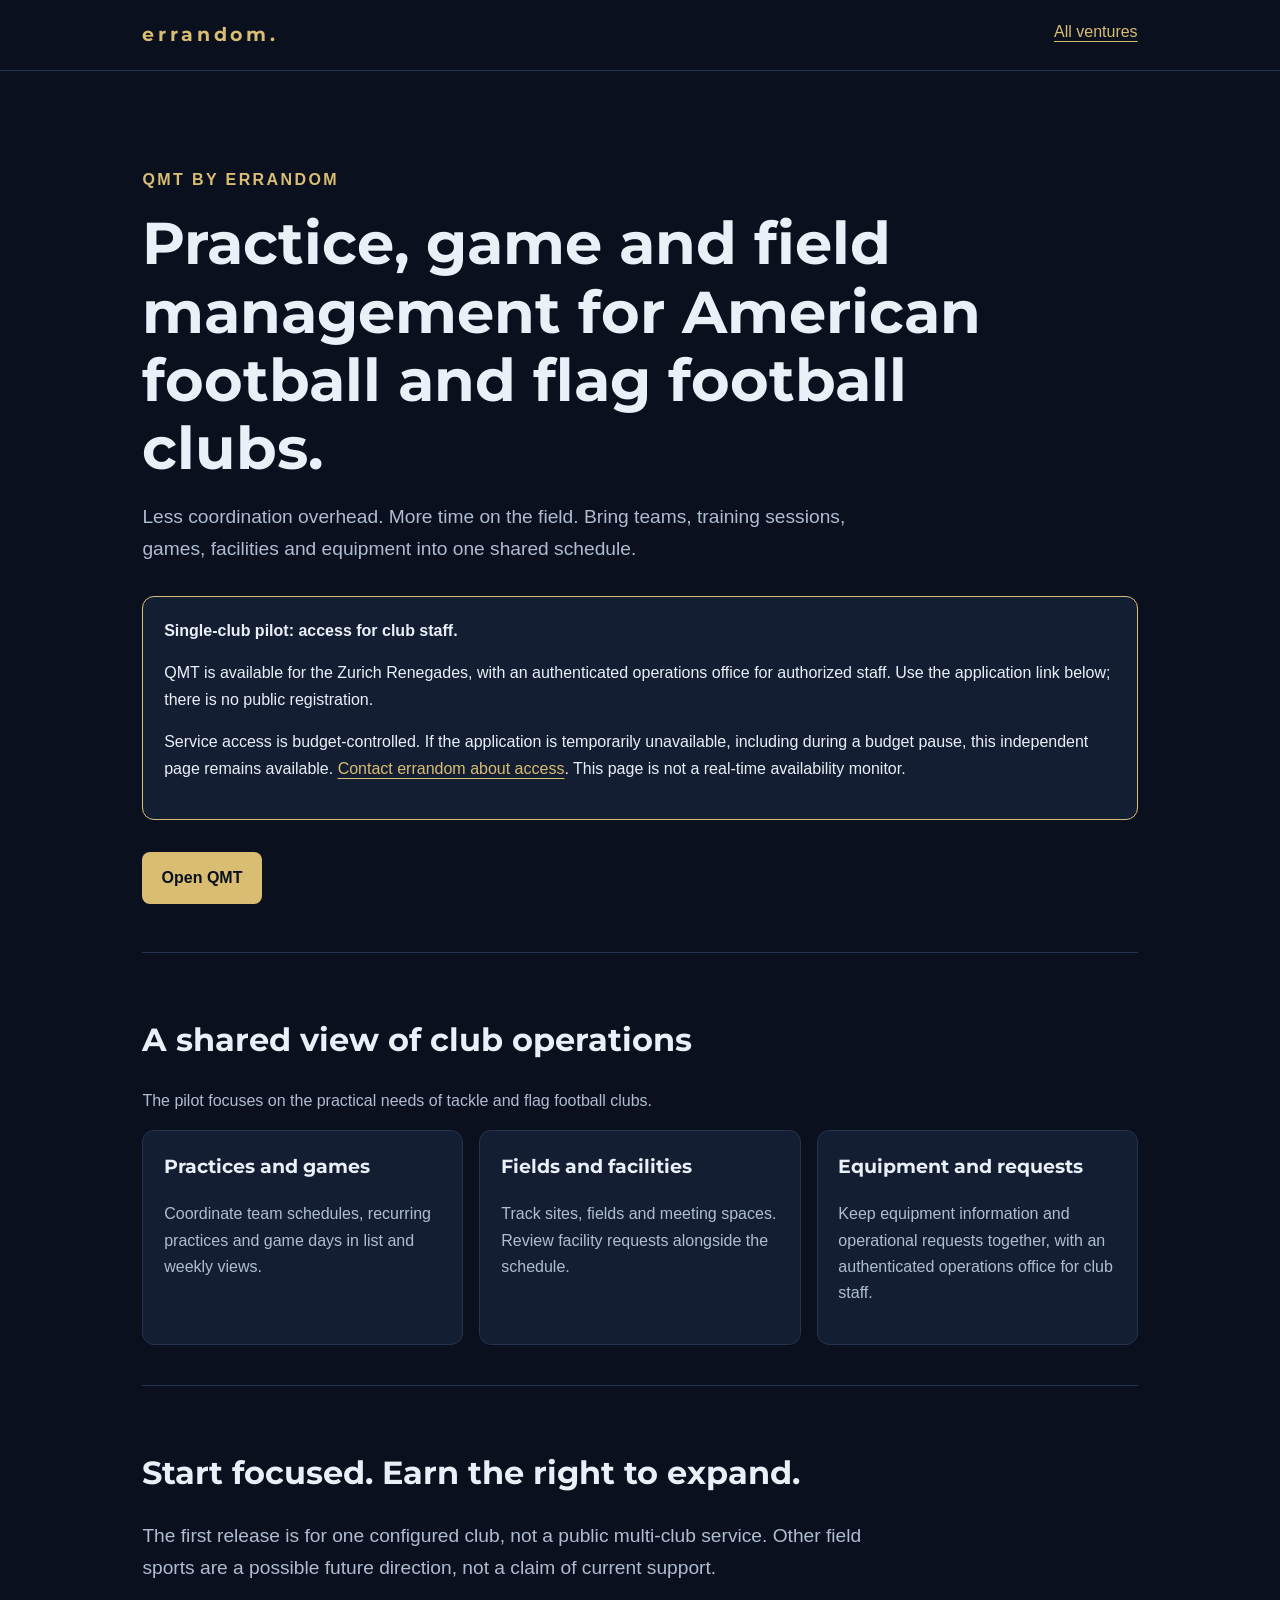
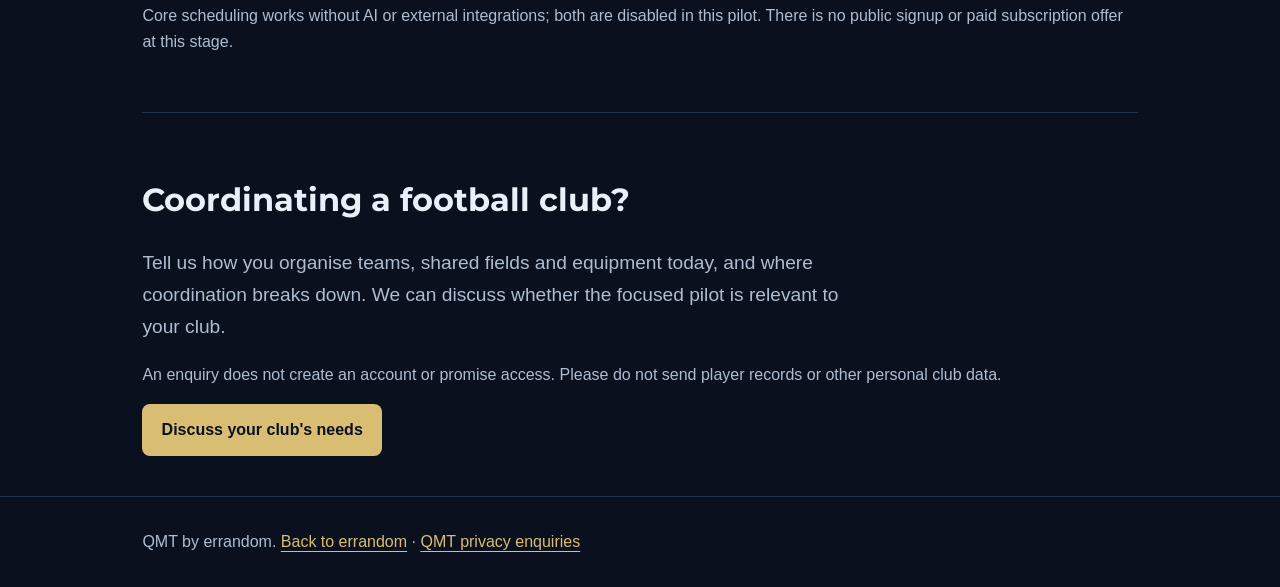
<file: QMT/index.html>
<!doctype html>
<html lang="en">
<head>
  <meta charset="utf-8" />
  <meta name="viewport" content="width=device-width, initial-scale=1" />
  <meta name="color-scheme" content="dark" />
  <meta name="theme-color" content="#0a101d" />
  <title>QMT | American &amp; flag football club management software</title>
  <meta name="description" content="QMT by errandom brings practices, games, teams, fields, facilities and equipment into one shared schedule for American football and flag football clubs." />
  <link rel="canonical" href="https://www.errandom.com/QMT/" />
  <meta property="og:title" content="QMT | American &amp; flag football club management software" />
  <meta property="og:description" content="Coordinate practices, games, fields and equipment. Explore the single-club staff pilot or enquire about your club's needs." />
  <meta property="og:type" content="website" />
  <meta property="og:url" content="https://www.errandom.com/QMT/" />
  <meta name="twitter:card" content="summary" />
  <style>
    @font-face { font-family:Montserrat; font-style:normal; font-weight:700; font-display:swap; src:url("/fonts/montserrat-700.woff2") format("woff2"); }
    :root { color-scheme:dark; --bg:#0a101d; --panel:#141e33; --line:#243350; --text:#eaf0f8; --dim:#afbdd2; --gold:#d9bd72; }
    * { box-sizing:border-box; }
    body { margin:0; min-height:100dvh; background:var(--bg); color:var(--text); font:1rem/1.65 -apple-system,"Segoe UI",Arial,sans-serif; }
    a { color:var(--gold); text-underline-offset:.25em; }
    a:focus-visible { outline:3px solid var(--gold); outline-offset:5px; }
    .wrap { max-width:1040px; margin:auto; padding:0 1.4rem; }
    header { border-bottom:1px solid var(--line); }
    nav { display:flex; flex-wrap:wrap; justify-content:space-between; gap:1rem; padding:1.2rem 0; }
    .brand,h1,h2,h3 { font-family:Montserrat,-apple-system,"Segoe UI",sans-serif; }
    .brand { font-size:1.2rem; font-weight:700; letter-spacing:.2em; text-decoration:none; }
    .hero { padding:5rem 0 3rem; }
    .eyebrow { color:var(--gold); letter-spacing:.15em; text-transform:uppercase; font-weight:700; }
    h1 { font-size:clamp(2rem, 1.1rem + 4vw, 3.7rem); line-height:1.15; max-width:900px; margin:1rem 0; }
    h2 { font-size:clamp(1.5rem, 1rem + 2vw, 2rem); line-height:1.3; }
    .lead { max-width:720px; font-size:1.2rem; color:var(--dim); }
    .notice { border:1px solid var(--gold); border-radius:12px; padding:1.3rem; background:var(--panel); margin:2rem 0; }
    section { padding:2.5rem 0; border-top:1px solid var(--line); }
    .grid { display:grid; grid-template-columns:repeat(auto-fit,minmax(min(100%,260px),1fr)); gap:1rem; }
    article { padding:1.3rem; border:1px solid var(--line); border-radius:12px; background:var(--panel); }
    article h3 { margin-top:0; }
    article p,.muted { color:var(--dim); }
    .button { display:inline-block; background:var(--gold); color:var(--bg); font-weight:700; padding:.8rem 1.2rem; border-radius:8px; text-decoration:none; }
    .button:hover { text-decoration:underline; }
    footer { padding:2rem 0; border-top:1px solid var(--line); color:var(--dim); }
    .skip { position:absolute; top:-100px; left:1rem; padding:.7rem; background:var(--bg); }
    .skip:focus { top:1rem; }
  </style>
</head>
<body>
  <a class="skip" href="#main">Skip to content</a>
  <header><div class="wrap"><nav aria-label="Main navigation">
    <a class="brand" href="/">errandom.</a>
    <a href="/#ventures">All ventures</a>
  </nav></div></header>
  <main id="main" class="wrap" tabindex="-1">
    <div class="hero">
      <p class="eyebrow">QMT by errandom</p>
      <h1>Practice, game and field management for American football and flag football clubs.</h1>
      <p class="lead">Less coordination overhead. More time on the field. Bring teams, training sessions, games, facilities and equipment into one shared schedule.</p>
      <div class="notice" id="service-status">
        <strong>Single-club pilot: access for club staff.</strong>
        <p>QMT is available for the Zurich Renegades, with an authenticated operations office for authorized staff. Use the application link below; there is no public registration.</p>
        <p>Service access is budget-controlled. If the application is temporarily unavailable, including during a budget pause, this independent page remains available. <a href="mailto:info@errandom.com?subject=QMT%20access">Contact errandom about access</a>. This page is not a real-time availability monitor.</p>
      </div>
      <a class="button" href="https://qmt.errandom.com">Open QMT</a>
    </div>
    <section aria-labelledby="coordination">
      <h2 id="coordination">A shared view of club operations</h2>
      <p class="muted">The pilot focuses on the practical needs of tackle and flag football clubs.</p>
      <div class="grid">
        <article><h3>Practices and games</h3><p>Coordinate team schedules, recurring practices and game days in list and weekly views.</p></article>
        <article><h3>Fields and facilities</h3><p>Track sites, fields and meeting spaces. Review facility requests alongside the schedule.</p></article>
        <article><h3>Equipment and requests</h3><p>Keep equipment information and operational requests together, with an authenticated operations office for club staff.</p></article>
      </div>
    </section>
    <section aria-labelledby="scope">
      <h2 id="scope">Start focused. Earn the right to expand.</h2>
      <p class="lead">The first release is for one configured club, not a public multi-club service. Other field sports are a possible future direction, not a claim of current support.</p>
      <p class="muted">Core scheduling works without AI or external integrations; both are disabled in this pilot. There is no public signup or paid subscription offer at this stage.</p>
    </section>
    <section aria-labelledby="club-enquiry">
      <h2 id="club-enquiry">Coordinating a football club?</h2>
      <p class="lead">Tell us how you organise teams, shared fields and equipment today, and where coordination breaks down. We can discuss whether the focused pilot is relevant to your club.</p>
      <p class="muted">An enquiry does not create an account or promise access. Please do not send player records or other personal club data.</p>
      <a class="button" href="mailto:info@errandom.com?subject=QMT%20club%20enquiry">Discuss your club's needs</a>
    </section>
  </main>
  <footer><div class="wrap">QMT by errandom. <a href="/">Back to errandom</a> &middot; <a href="mailto:info@errandom.com?subject=QMT%20privacy">QMT privacy enquiries</a></div></footer>
</body>
</html>
</file>
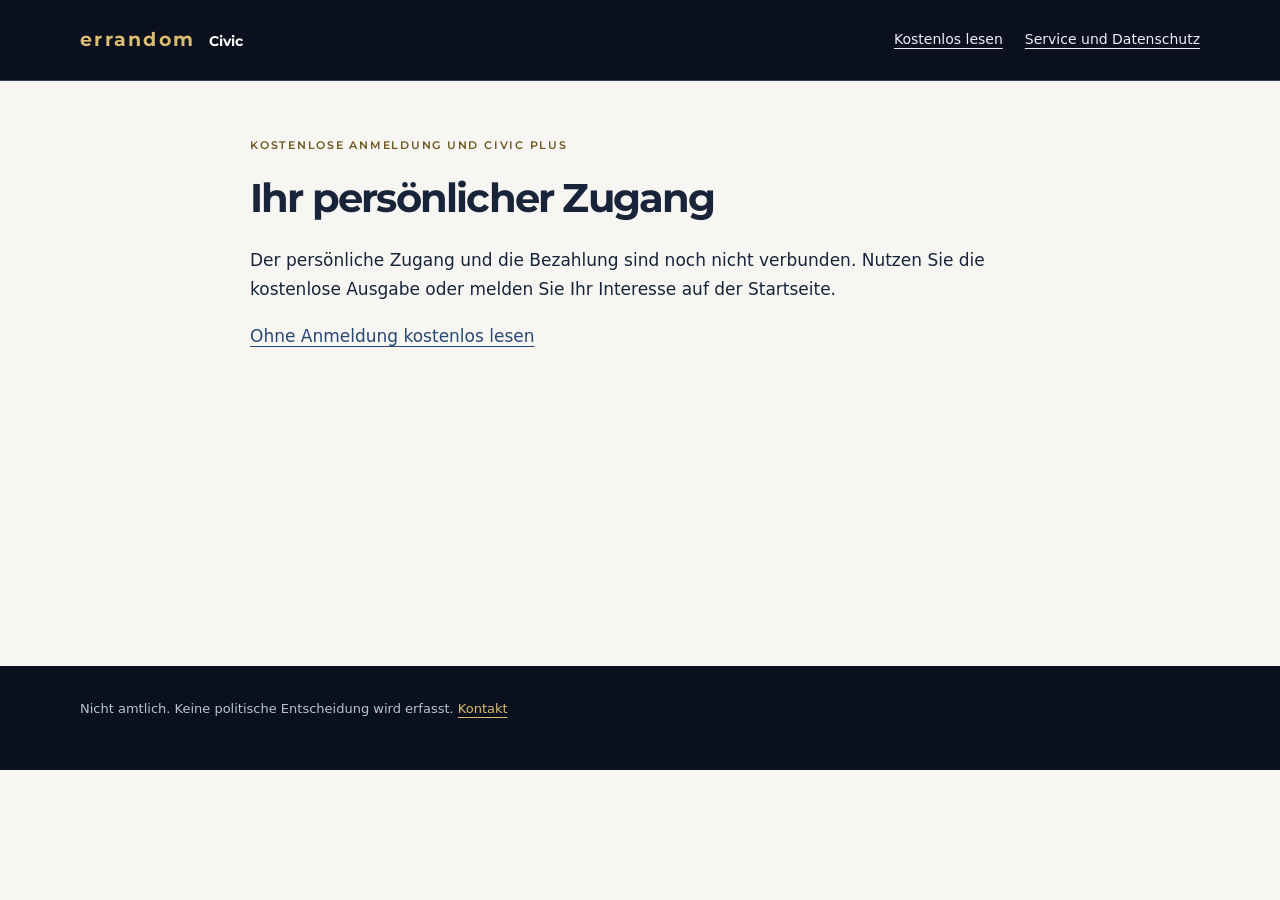
<file: civic/account/index.html>
<!DOCTYPE html>
<html lang="de"><head><meta charset="utf-8"><meta name="viewport" content="width=device-width, initial-scale=1">
<meta name="referrer" content="no-referrer"><meta name="robots" content="noindex">
<title>Mein Zugang · errandom Civic</title><link rel="stylesheet" href="/civic/civic.css"><script src="/civic/account/account.js" defer></script></head>
<body><a class="skip-link" href="#main">Zum Inhalt</a><header class="site-header"><div class="wrap bar"><a class="brand" href="/civic/">errandom<span>Civic</span></a><nav aria-label="Hauptnavigation"><a href="/civic/#ausgabe">Kostenlos lesen</a><a href="/civic/service/">Service und Datenschutz</a></nav></div></header>
<main id="main" class="wrap account" tabindex="-1"><p class="eyebrow">Kostenlose Anmeldung und Civic Plus</p><h1>Ihr persönlicher Zugang</h1>
<p id="account-status" role="status" aria-live="polite">Der Zugang wird geprüft. Noch keine Zahlung und keine bestätigte Anmeldung.</p>
<div class="card" id="login-panel" hidden><h2>Per E-Mail anmelden</h2><p>Ein zeitlich begrenzter Link ersetzt das Passwort. Die Anmeldung allein startet weder einen Newsletter noch ein kostenpflichtiges Abo.</p>
<form id="login-form"><div class="field"><label for="login-email">E-Mail-Adresse</label><input type="email" id="login-email" name="email" autocomplete="email" maxlength="254" required></div><button type="submit" class="button primary">Anmeldelink anfordern</button></form></div>
<div id="member-panel" hidden>
<div class="card"><h2>Ihre Mitgliedschaft</h2><p id="membership-status"></p><div class="actions"><button class="button" type="button" id="portal" hidden>Abrechnung und Kündigung öffnen</button><button class="button primary" type="button" id="dossier" hidden>Mein vertieftes Dossier lesen</button><button class="button" type="button" id="packet" hidden>Mein Druckpaket öffnen</button></div><p class="micro">Eine Rückkehr von der Zahlungsseite bestätigt noch keine Mitgliedschaft. Entscheidend ist die serverseitig bestätigte Abrechnung.</p></div>
<section id="dossier-panel" hidden aria-labelledby="dossier-title"><h2 id="dossier-title" tabindex="-1">Ihre vertiefte Ausgabe</h2><div id="dossier-content"></div></section>
<div class="card"><h2>E-Mail-Ausgaben</h2><p>Der kostenlose Zugang erhält die monatliche Übersicht und Korrekturhinweise. Mit aktivem Civic Plus kommen das freigegebene Dossier vor einer unterstützten Abstimmung, eine kurze zweite Vorbereitung und geprüfte Nachwahl-Einordnung hinzu. Versand nur mit Ihrer Einwilligung.</p><label class="check-label"><input type="checkbox" id="newsletter"><span>E-Mail-Ausgaben und redaktionelle Updates erhalten</span></label><div class="actions"><button class="button" id="save-preferences" type="button">E-Mail-Einstellung speichern</button></div><p class="micro">E-Mails abbestellen beendet keine bezahlte Mitgliedschaft. Kündigen Sie diese separat über «Abrechnung und Kündigung».</p></div>
<div class="card" id="upgrade-panel" hidden><h2>Civic Plus bewusst wählen</h2><p>Vertiefende Dossiers mit Szenarien, Evidenzlücken und Prüffragen – direkt per E-Mail, im persönlichen Zugang und als Druckpaket. Alle öffentlichen Entscheidungsbriefe und Belege bleiben kostenlos.</p>
<form id="checkout-form"><div class="field"><label for="plan">Abrechnung</label><select id="plan" name="plan"><option value="annual">CHF 60 pro Jahr</option><option value="monthly">CHF 6 pro Monat</option></select></div>
<div class="field"><label class="check-label"><input id="terms" name="terms" type="checkbox" required><span>Ich habe <a href="/civic/service/">Leistungsumfang, wiederkehrende Abrechnung und Kündigung</a> gelesen und möchte die gewählte Mitgliedschaft abschliessen. Der endgültige Zahlbetrag wird vor der Zahlung angezeigt.</span></label></div>
<button class="button primary" type="submit">Zur sicheren Zahlungsseite</button></form></div>
<button class="button" id="logout" type="button">Abmelden</button></div>
<p><a href="/civic/">Ohne Anmeldung kostenlos lesen</a></p><noscript><p>Der persönliche Zugang benötigt JavaScript. Die öffentliche Ausgabe ist ohne Anmeldung lesbar. Kontakt: <a href="mailto:info@errandom.com">info@errandom.com</a>.</p></noscript></main>
<footer class="footer"><div class="wrap"><p>Nicht amtlich. Keine politische Entscheidung wird erfasst. <a href="mailto:info@errandom.com">Kontakt</a></p></div></footer></body></html>
</file>
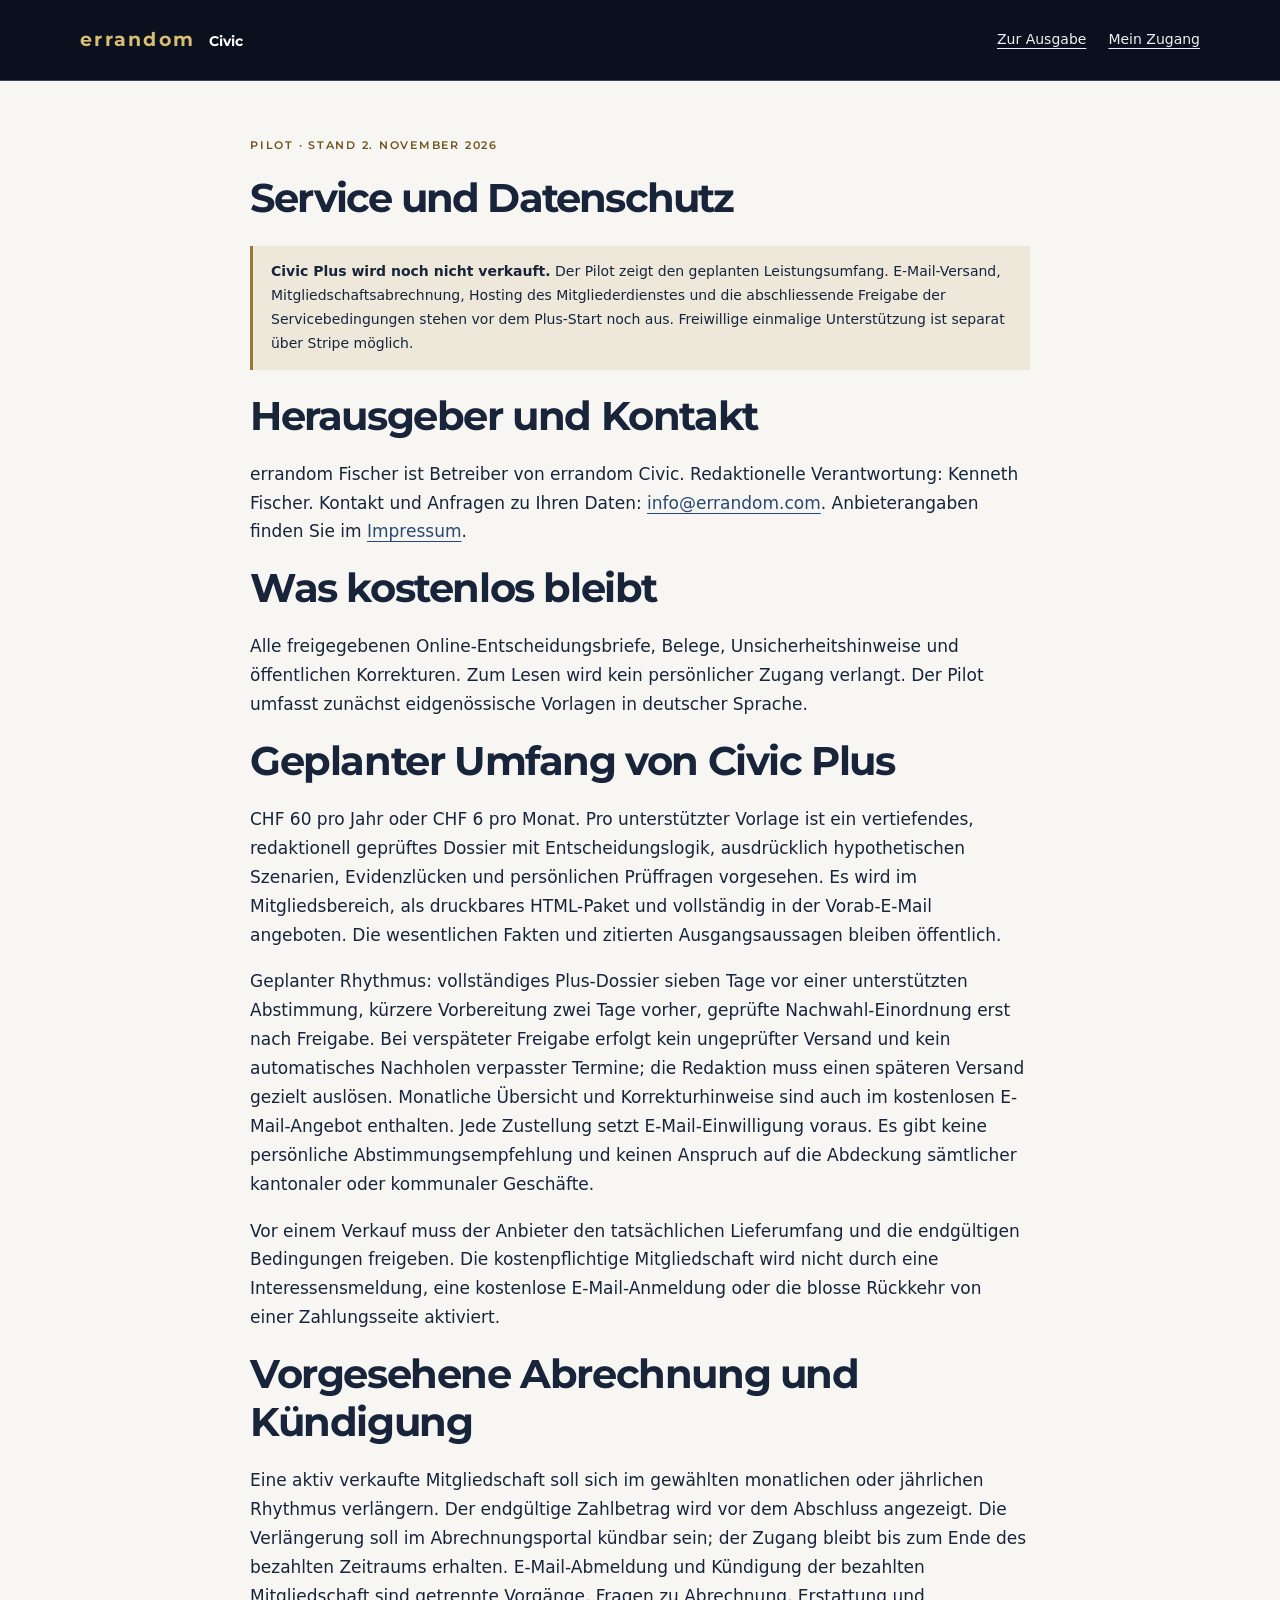
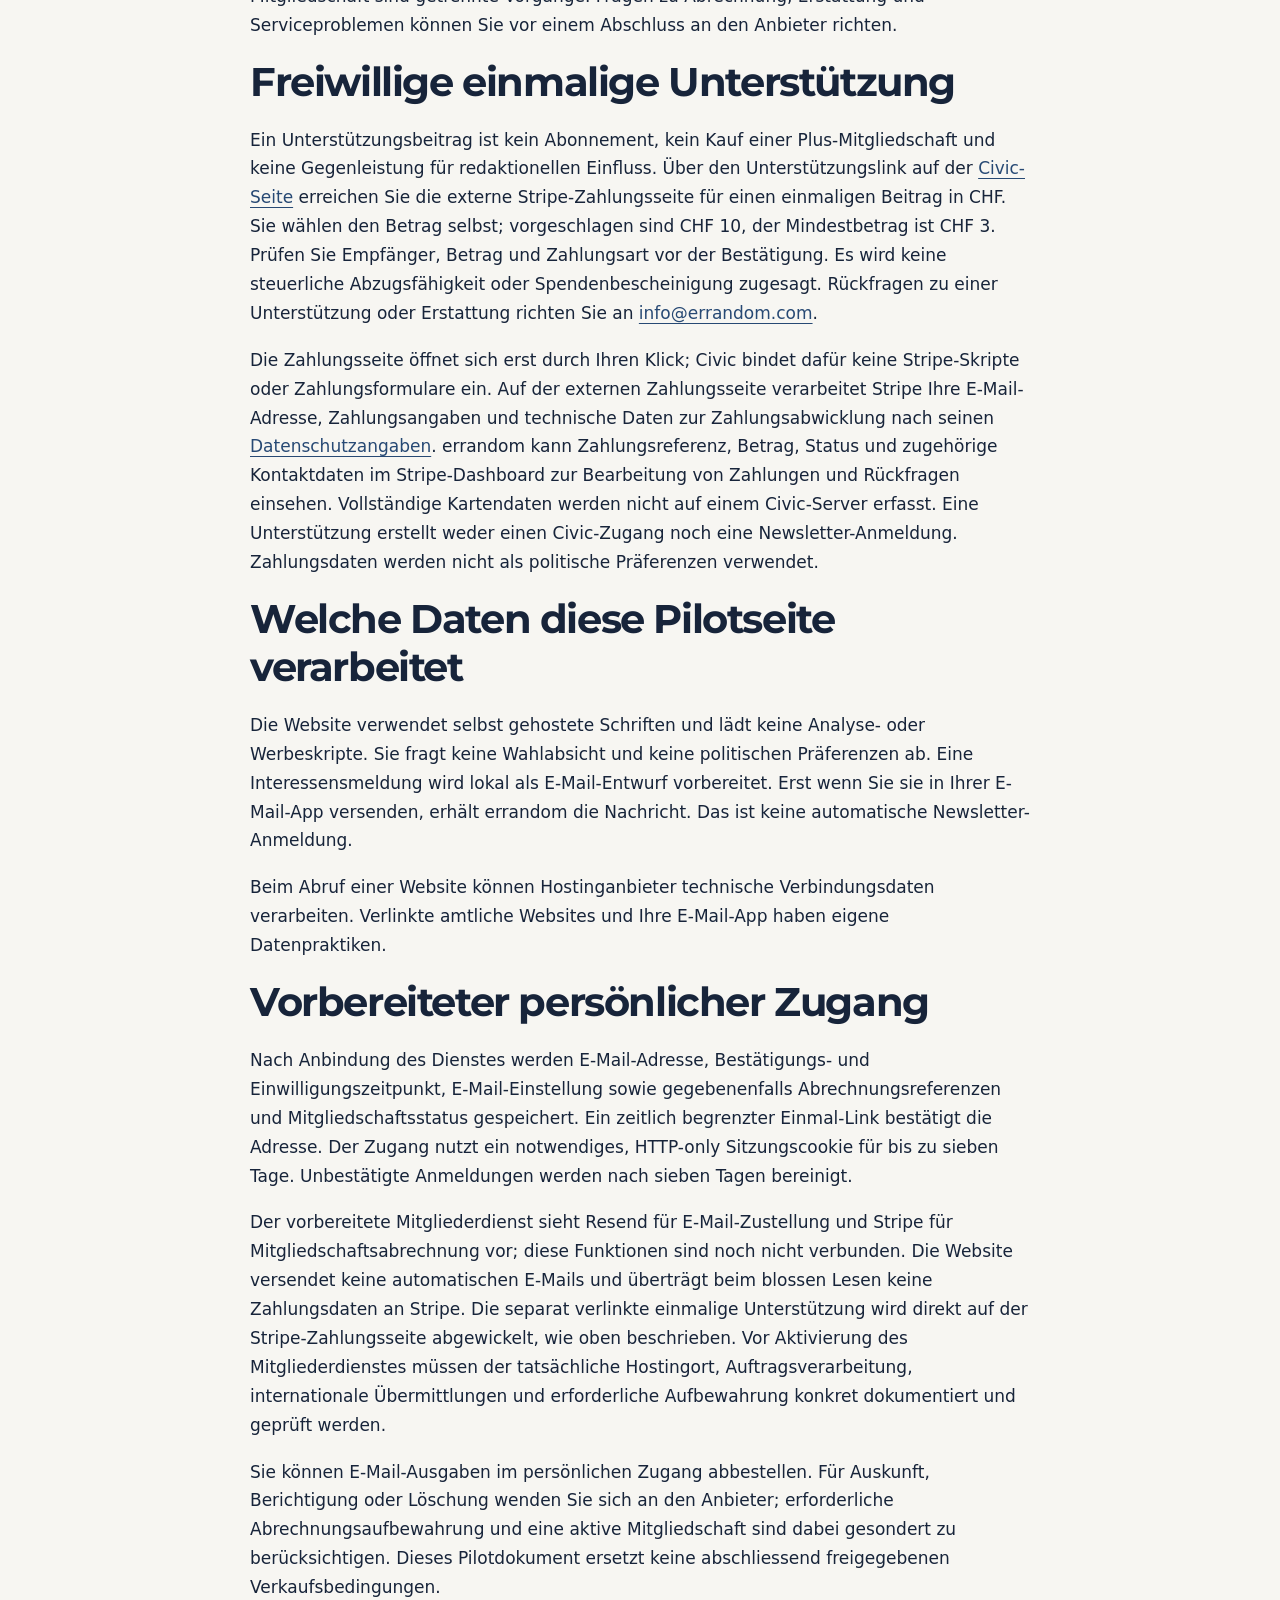
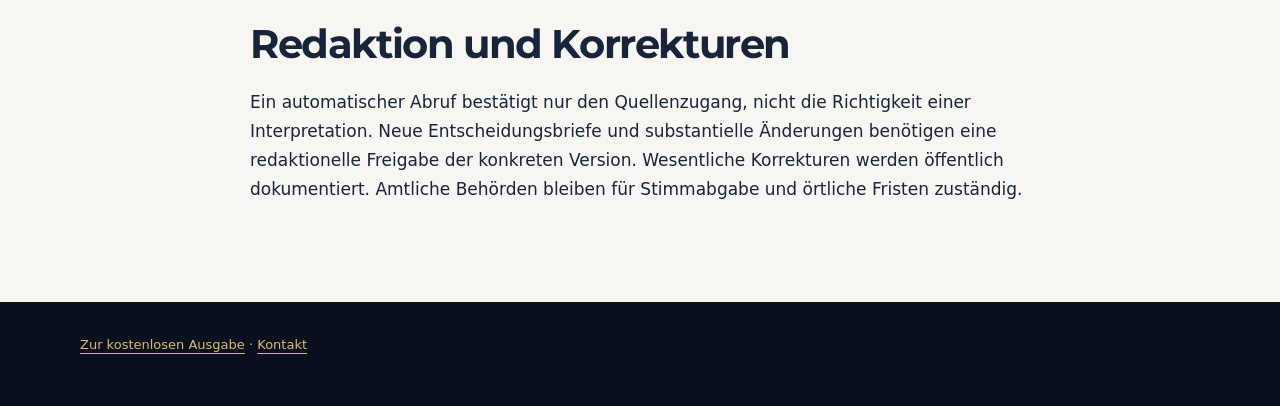
<file: civic/service/index.html>
<!DOCTYPE html>
<html lang="de"><head><meta charset="utf-8"><meta name="viewport" content="width=device-width, initial-scale=1"><meta name="referrer" content="no-referrer">
<title>Service und Datenschutz · errandom Civic</title>
<meta name="description" content="Informationen zu Betreiber, Datenschutz und Leistungsumfang von errandom Civic: kostenlose Entscheidungsbriefe und der geplante Civic-Plus-Dienst.">
<link rel="canonical" href="https://www.errandom.com/civic/service/">
<link rel="stylesheet" href="/civic/civic.css"></head>
<body><a class="skip-link" href="#main">Zum Inhalt</a><header class="site-header"><div class="wrap bar"><a class="brand" href="/civic/">errandom<span>Civic</span></a><nav aria-label="Hauptnavigation"><a href="/civic/">Zur Ausgabe</a><a href="/civic/account/">Mein Zugang</a></nav></div></header>
<main id="main" class="wrap account" tabindex="-1"><p class="eyebrow">Pilot · Stand 2. November 2026</p><h1>Service und Datenschutz</h1>
<p class="status-note"><strong>Civic Plus wird noch nicht verkauft.</strong> Der Pilot zeigt den geplanten Leistungsumfang. E-Mail-Versand, Mitgliedschaftsabrechnung, Hosting des Mitgliederdienstes und die abschliessende Freigabe der Servicebedingungen stehen vor dem Plus-Start noch aus. Freiwillige einmalige Unterstützung ist separat über Stripe möglich.</p>
<h2>Herausgeber und Kontakt</h2><p>errandom Fischer ist Betreiber von errandom Civic. Redaktionelle Verantwortung: Kenneth Fischer. Kontakt und Anfragen zu Ihren Daten: <a href="mailto:info@errandom.com">info@errandom.com</a>. Anbieterangaben finden Sie im <a href="/legal/legal-notice/">Impressum</a>.</p>
<h2>Was kostenlos bleibt</h2><p>Alle freigegebenen Online-Entscheidungsbriefe, Belege, Unsicherheitshinweise und öffentlichen Korrekturen. Zum Lesen wird kein persönlicher Zugang verlangt. Der Pilot umfasst zunächst eidgenössische Vorlagen in deutscher Sprache.</p>
<h2>Geplanter Umfang von Civic Plus</h2><p>CHF 60 pro Jahr oder CHF 6 pro Monat. Pro unterstützter Vorlage ist ein vertiefendes, redaktionell geprüftes Dossier mit Entscheidungslogik, ausdrücklich hypothetischen Szenarien, Evidenzlücken und persönlichen Prüffragen vorgesehen. Es wird im Mitgliedsbereich, als druckbares HTML-Paket und vollständig in der Vorab-E-Mail angeboten. Die wesentlichen Fakten und zitierten Ausgangsaussagen bleiben öffentlich.</p>
<p>Geplanter Rhythmus: vollständiges Plus-Dossier sieben Tage vor einer unterstützten Abstimmung, kürzere Vorbereitung zwei Tage vorher, geprüfte Nachwahl-Einordnung erst nach Freigabe. Bei verspäteter Freigabe erfolgt kein ungeprüfter Versand und kein automatisches Nachholen verpasster Termine; die Redaktion muss einen späteren Versand gezielt auslösen. Monatliche Übersicht und Korrekturhinweise sind auch im kostenlosen E-Mail-Angebot enthalten. Jede Zustellung setzt E-Mail-Einwilligung voraus. Es gibt keine persönliche Abstimmungsempfehlung und keinen Anspruch auf die Abdeckung sämtlicher kantonaler oder kommunaler Geschäfte.</p>
<p>Vor einem Verkauf muss der Anbieter den tatsächlichen Lieferumfang und die endgültigen Bedingungen freigeben. Die kostenpflichtige Mitgliedschaft wird nicht durch eine Interessensmeldung, eine kostenlose E-Mail-Anmeldung oder die blosse Rückkehr von einer Zahlungsseite aktiviert.</p>
<h2>Vorgesehene Abrechnung und Kündigung</h2><p>Eine aktiv verkaufte Mitgliedschaft soll sich im gewählten monatlichen oder jährlichen Rhythmus verlängern. Der endgültige Zahlbetrag wird vor dem Abschluss angezeigt. Die Verlängerung soll im Abrechnungsportal kündbar sein; der Zugang bleibt bis zum Ende des bezahlten Zeitraums erhalten. E-Mail-Abmeldung und Kündigung der bezahlten Mitgliedschaft sind getrennte Vorgänge. Fragen zu Abrechnung, Erstattung und Serviceproblemen können Sie vor einem Abschluss an den Anbieter richten.</p>
<h2>Freiwillige einmalige Unterstützung</h2><p>Ein Unterstützungsbeitrag ist kein Abonnement, kein Kauf einer Plus-Mitgliedschaft und keine Gegenleistung für redaktionellen Einfluss. Über den Unterstützungslink auf der <a href="/civic/#unterstuetzen">Civic-Seite</a> erreichen Sie die externe Stripe-Zahlungsseite für einen einmaligen Beitrag in CHF. Sie wählen den Betrag selbst; vorgeschlagen sind CHF 10, der Mindestbetrag ist CHF 3. Prüfen Sie Empfänger, Betrag und Zahlungsart vor der Bestätigung. Es wird keine steuerliche Abzugsfähigkeit oder Spendenbescheinigung zugesagt. Rückfragen zu einer Unterstützung oder Erstattung richten Sie an <a href="mailto:info@errandom.com">info@errandom.com</a>.</p>
<p>Die Zahlungsseite öffnet sich erst durch Ihren Klick; Civic bindet dafür keine Stripe-Skripte oder Zahlungsformulare ein. Auf der externen Zahlungsseite verarbeitet Stripe Ihre E-Mail-Adresse, Zahlungsangaben und technische Daten zur Zahlungsabwicklung nach seinen <a href="https://stripe.com/privacy">Datenschutzangaben</a>. errandom kann Zahlungsreferenz, Betrag, Status und zugehörige Kontaktdaten im Stripe-Dashboard zur Bearbeitung von Zahlungen und Rückfragen einsehen. Vollständige Kartendaten werden nicht auf einem Civic-Server erfasst. Eine Unterstützung erstellt weder einen Civic-Zugang noch eine Newsletter-Anmeldung. Zahlungsdaten werden nicht als politische Präferenzen verwendet.</p>
<h2>Welche Daten diese Pilotseite verarbeitet</h2><p>Die Website verwendet selbst gehostete Schriften und lädt keine Analyse- oder Werbeskripte. Sie fragt keine Wahlabsicht und keine politischen Präferenzen ab. Eine Interessensmeldung wird lokal als E-Mail-Entwurf vorbereitet. Erst wenn Sie sie in Ihrer E-Mail-App versenden, erhält errandom die Nachricht. Das ist keine automatische Newsletter-Anmeldung.</p>
<p>Beim Abruf einer Website können Hostinganbieter technische Verbindungsdaten verarbeiten. Verlinkte amtliche Websites und Ihre E-Mail-App haben eigene Datenpraktiken.</p>
<h2>Vorbereiteter persönlicher Zugang</h2><p>Nach Anbindung des Dienstes werden E-Mail-Adresse, Bestätigungs- und Einwilligungszeitpunkt, E-Mail-Einstellung sowie gegebenenfalls Abrechnungsreferenzen und Mitgliedschaftsstatus gespeichert. Ein zeitlich begrenzter Einmal-Link bestätigt die Adresse. Der Zugang nutzt ein notwendiges, HTTP-only Sitzungscookie für bis zu sieben Tage. Unbestätigte Anmeldungen werden nach sieben Tagen bereinigt.</p>
<p>Der vorbereitete Mitgliederdienst sieht Resend für E-Mail-Zustellung und Stripe für Mitgliedschaftsabrechnung vor; diese Funktionen sind noch nicht verbunden. Die Website versendet keine automatischen E-Mails und überträgt beim blossen Lesen keine Zahlungsdaten an Stripe. Die separat verlinkte einmalige Unterstützung wird direkt auf der Stripe-Zahlungsseite abgewickelt, wie oben beschrieben. Vor Aktivierung des Mitgliederdienstes müssen der tatsächliche Hostingort, Auftragsverarbeitung, internationale Übermittlungen und erforderliche Aufbewahrung konkret dokumentiert und geprüft werden.</p>
<p>Sie können E-Mail-Ausgaben im persönlichen Zugang abbestellen. Für Auskunft, Berichtigung oder Löschung wenden Sie sich an den Anbieter; erforderliche Abrechnungsaufbewahrung und eine aktive Mitgliedschaft sind dabei gesondert zu berücksichtigen. Dieses Pilotdokument ersetzt keine abschliessend freigegebenen Verkaufsbedingungen.</p>
<h2>Redaktion und Korrekturen</h2><p>Ein automatischer Abruf bestätigt nur den Quellenzugang, nicht die Richtigkeit einer Interpretation. Neue Entscheidungsbriefe und substantielle Änderungen benötigen eine redaktionelle Freigabe der konkreten Version. Wesentliche Korrekturen werden öffentlich dokumentiert. Amtliche Behörden bleiben für Stimmabgabe und örtliche Fristen zuständig.</p>
</main><footer class="footer"><div class="wrap"><p><a href="/civic/">Zur kostenlosen Ausgabe</a> · <a href="mailto:info@errandom.com">Kontakt</a></p></div></footer></body></html>
</file>
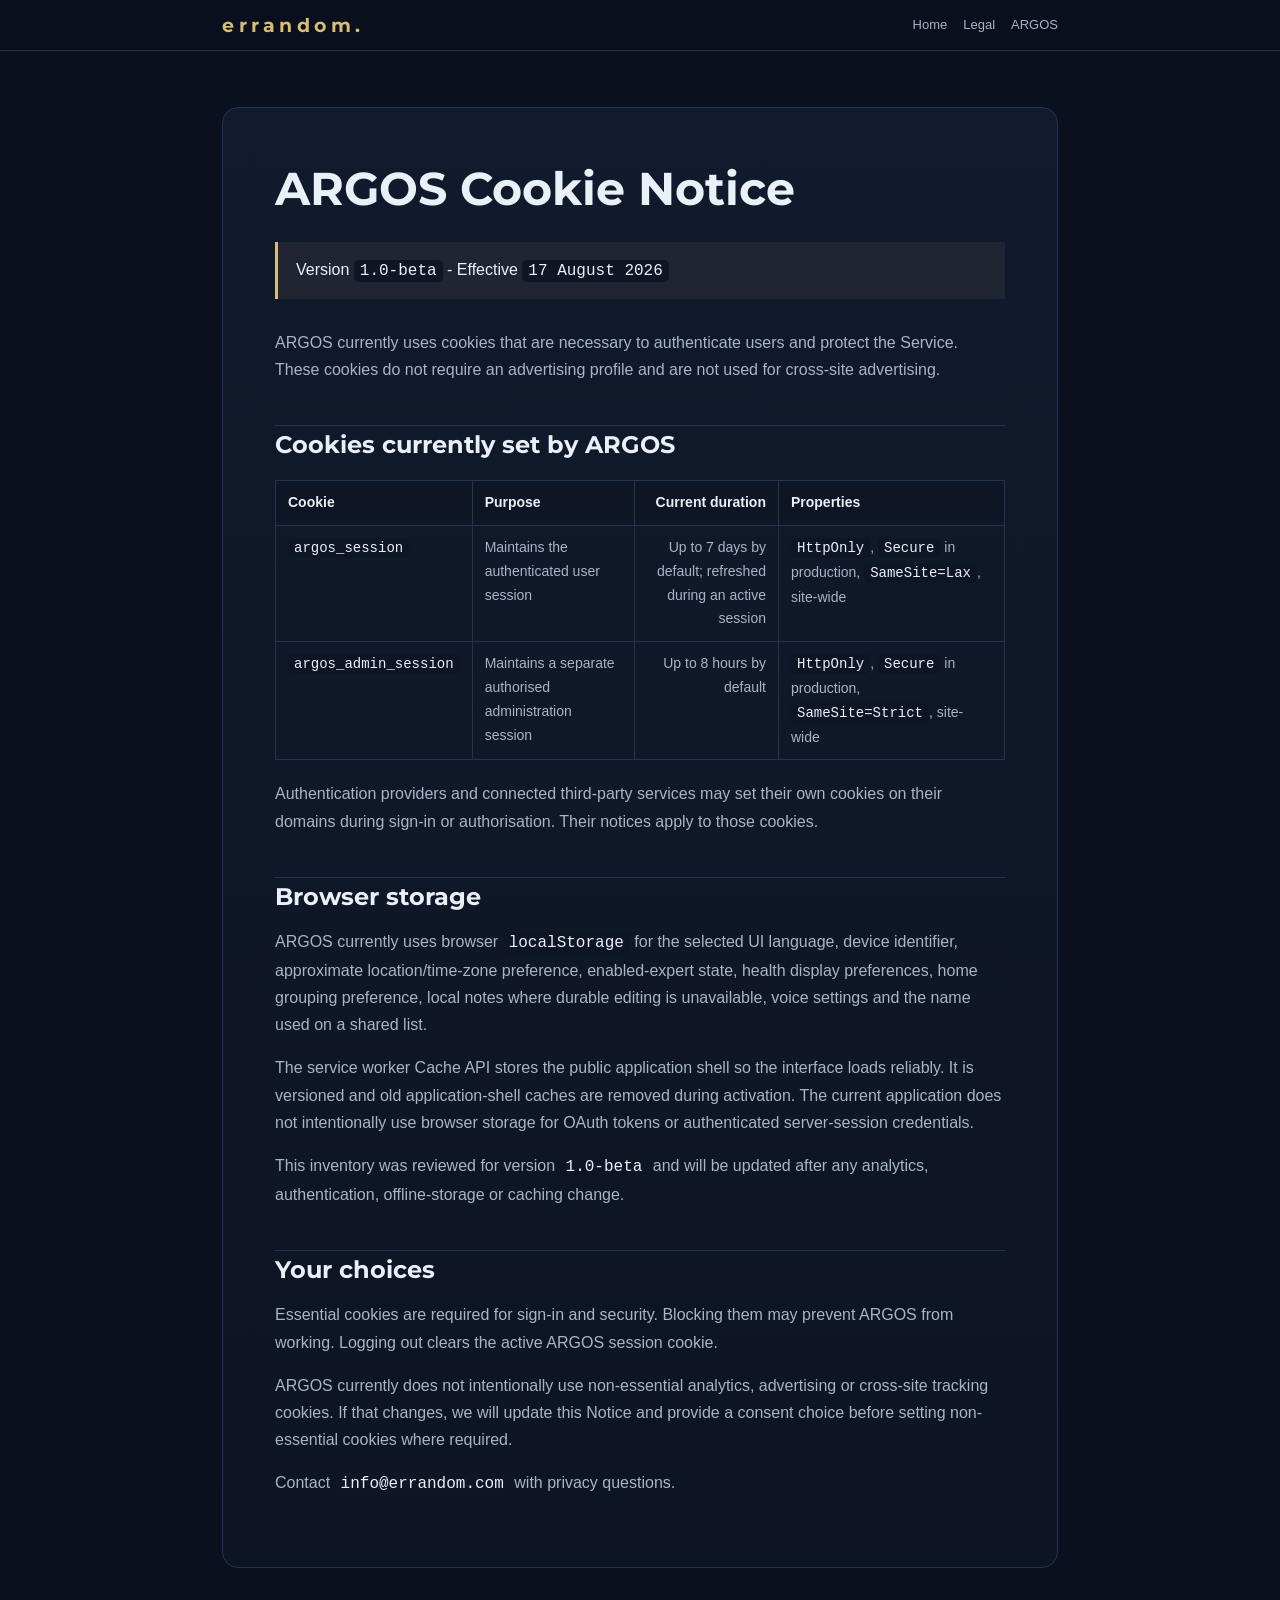
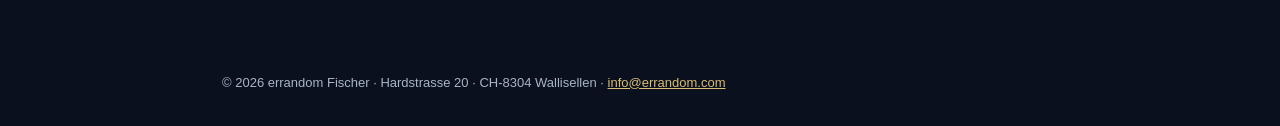
<file: legal/cookie-notice/index.html>
<!doctype html>
<html lang="en">
<head>
<meta charset="utf-8" />
<meta name="viewport" content="width=device-width, initial-scale=1" />
<meta name="color-scheme" content="dark" />
<title>Cookie Notice — errandom</title>
<meta name="description" content="Cookie Notice for ARGOS by errandom Fischer." />
<link rel="canonical" href="https://www.errandom.com/legal/cookie-notice/" />
<link rel="stylesheet" href="/legal/legal.css" />
<link rel="icon" href="data:image/svg+xml,%3Csvg xmlns='http://www.w3.org/2000/svg' viewBox='0 0 64 64'%3E%3Crect width='64' height='64' rx='14' fill='%230a101d'/%3E%3Ctext x='50%25' y='54%25' dominant-baseline='middle' text-anchor='middle' font-family='Segoe UI,Arial,sans-serif' font-weight='700' font-size='40' fill='%23d9bd72'%3Ee%3C/text%3E%3Ccircle cx='46' cy='44' r='4' fill='%23d9bd72'/%3E%3C/svg%3E" />
</head>
<body>
<header><div class="bar"><a class="brand" href="/">errandom.</a><nav aria-label="Legal documents"><a href="/">Home</a><a href="/legal/">Legal</a><a href="https://argos.errandom.com">ARGOS</a></nav></div></header>
<main><article><h1>ARGOS Cookie Notice</h1>
<blockquote>
<p>Version <code>1.0-beta</code> - Effective <code>17 August 2026</code></p>
</blockquote>
<p>ARGOS currently uses cookies that are necessary to authenticate users and protect
the Service. These cookies do not require an advertising profile and are not used
for cross-site advertising.</p>
<h2>Cookies currently set by ARGOS</h2>
<table>
<thead>
<tr>
<th>Cookie</th>
<th>Purpose</th>
<th style="text-align: right;">Current duration</th>
<th>Properties</th>
</tr>
</thead>
<tbody>
<tr>
<td><code>argos_session</code></td>
<td>Maintains the authenticated user session</td>
<td style="text-align: right;">Up to 7 days by default; refreshed during an active session</td>
<td><code>HttpOnly</code>, <code>Secure</code> in production, <code>SameSite=Lax</code>, site-wide</td>
</tr>
<tr>
<td><code>argos_admin_session</code></td>
<td>Maintains a separate authorised administration session</td>
<td style="text-align: right;">Up to 8 hours by default</td>
<td><code>HttpOnly</code>, <code>Secure</code> in production, <code>SameSite=Strict</code>, site-wide</td>
</tr>
</tbody>
</table>
<p>Authentication providers and connected third-party services may set their own
cookies on their domains during sign-in or authorisation. Their notices apply to
those cookies.</p>
<h2>Browser storage</h2>
<p>ARGOS currently uses browser <code>localStorage</code> for the selected UI language, device
identifier, approximate location/time-zone preference, enabled-expert state,
health display preferences, home grouping preference, local notes where durable
editing is unavailable, voice settings and the name used on a shared list.</p>
<p>The service worker Cache API stores the public application shell so the interface
loads reliably. It is versioned and old application-shell caches are removed
during activation. The current application does not intentionally use browser
storage for OAuth tokens or authenticated server-session credentials.</p>
<p>This inventory was reviewed for version <code>1.0-beta</code> and will be updated after any
analytics, authentication, offline-storage or caching change.</p>
<h2>Your choices</h2>
<p>Essential cookies are required for sign-in and security. Blocking them may prevent
ARGOS from working. Logging out clears the active ARGOS session cookie.</p>
<p>ARGOS currently does not intentionally use non-essential analytics, advertising
or cross-site tracking cookies. If that changes, we will update this Notice and
provide a consent choice before setting non-essential cookies where required.</p>
<p>Contact <code>info@errandom.com</code> with privacy questions.</p></article></main>
<footer>© 2026 errandom Fischer · Hardstrasse 20 · CH-8304 Wallisellen · <a href="mailto:info@errandom.com">info@errandom.com</a></footer>
</body>
</html>
</file>
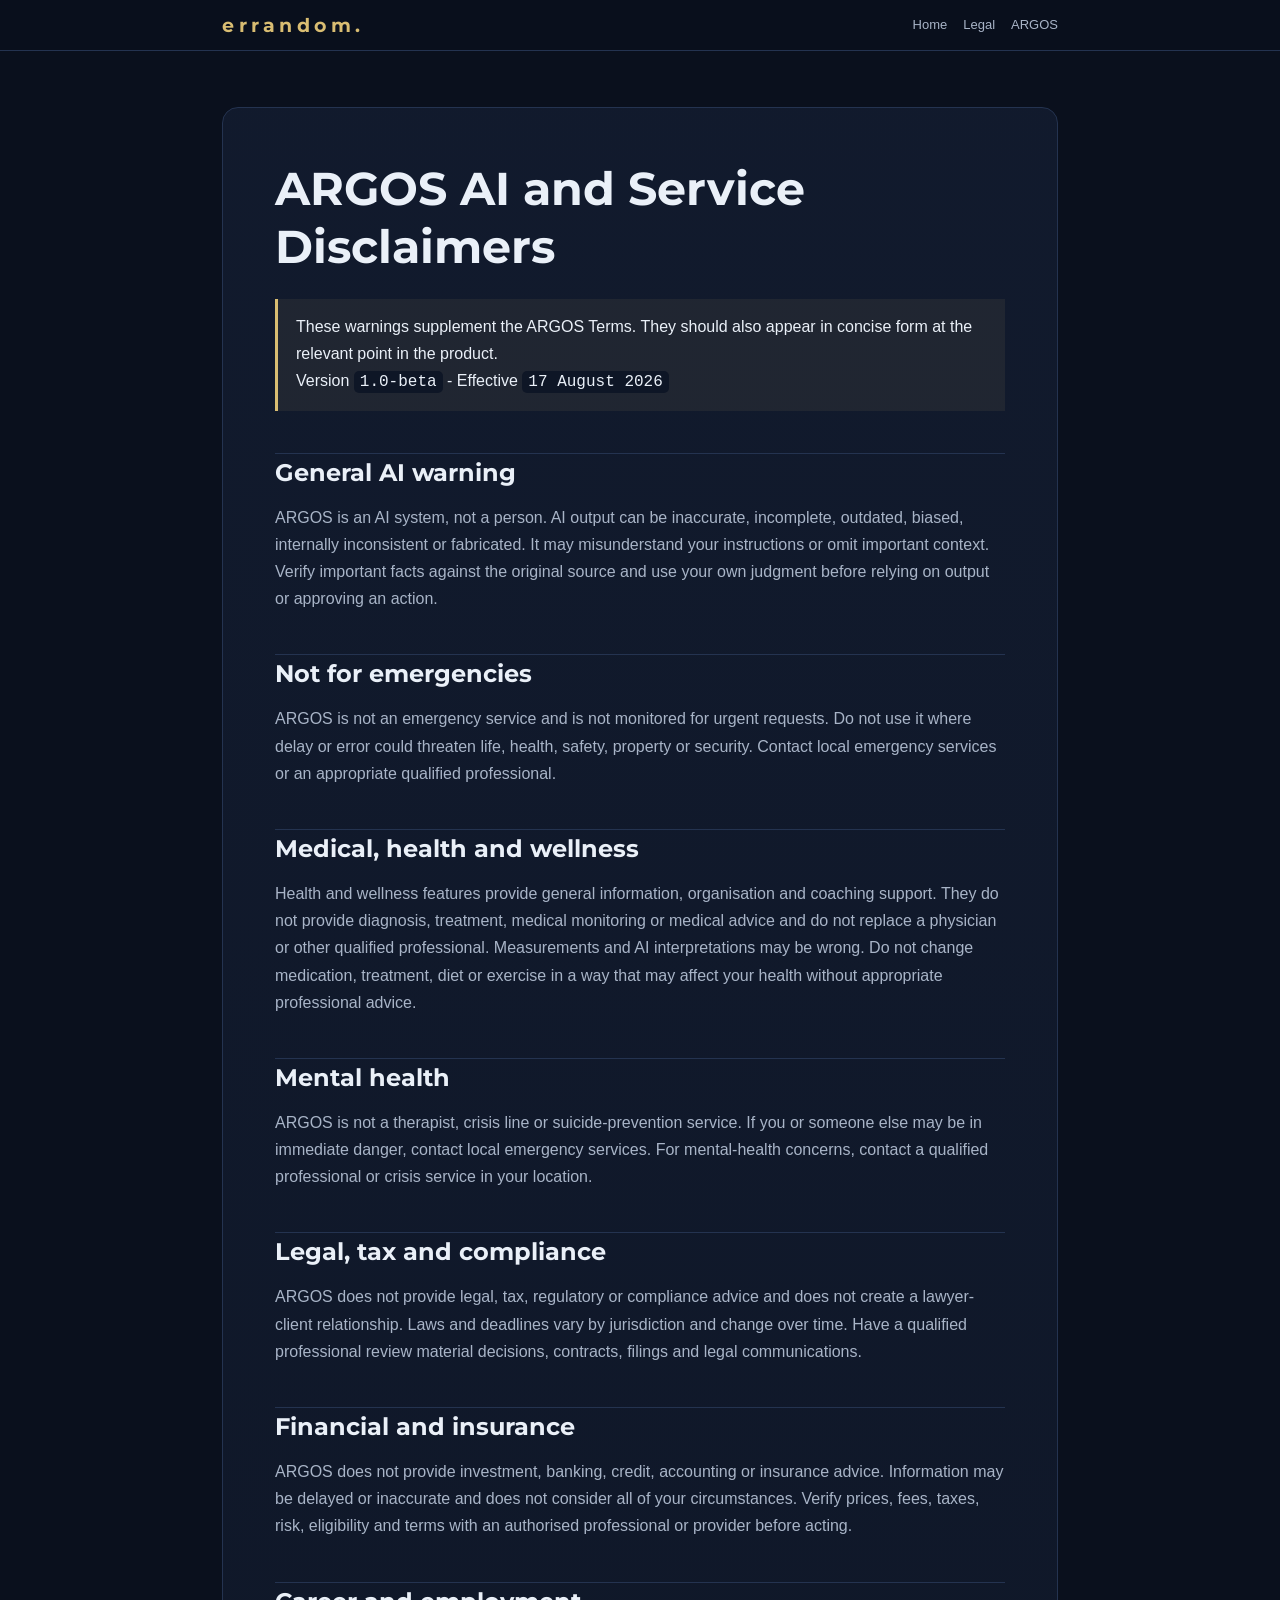
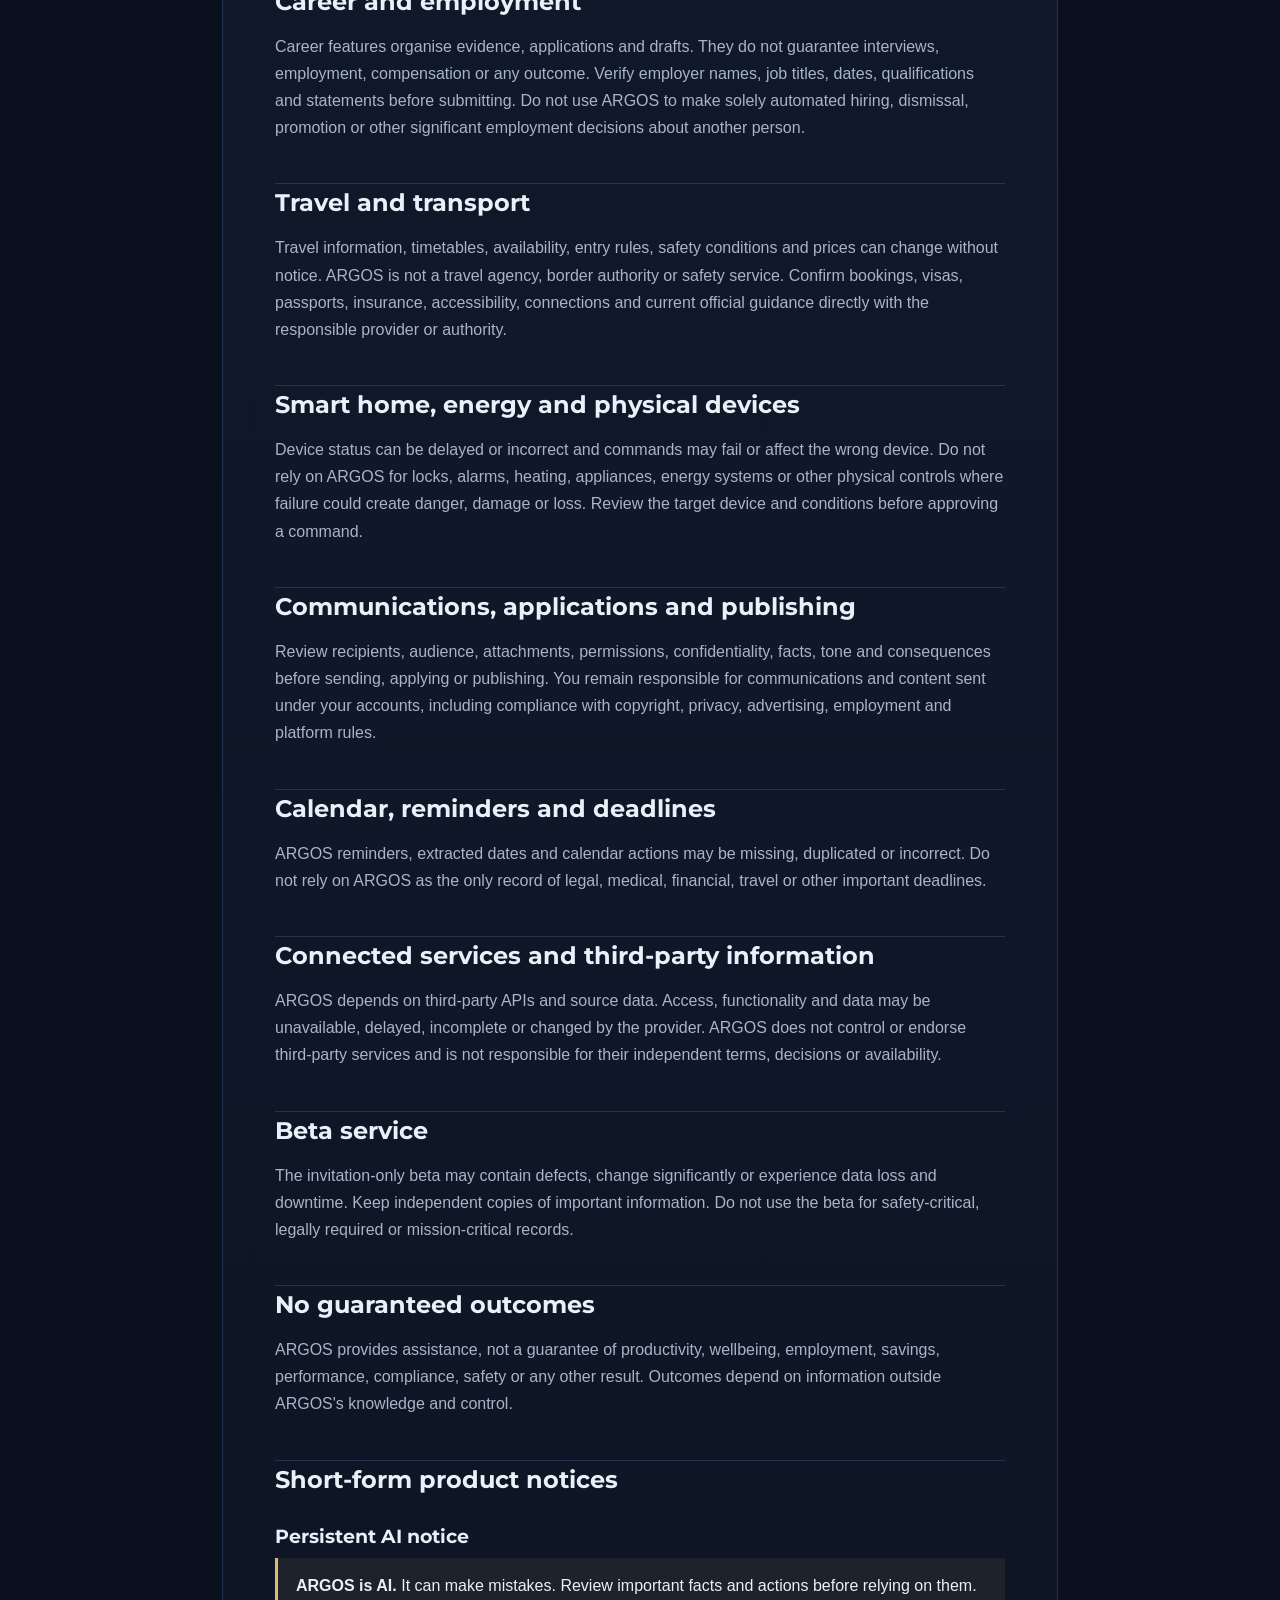
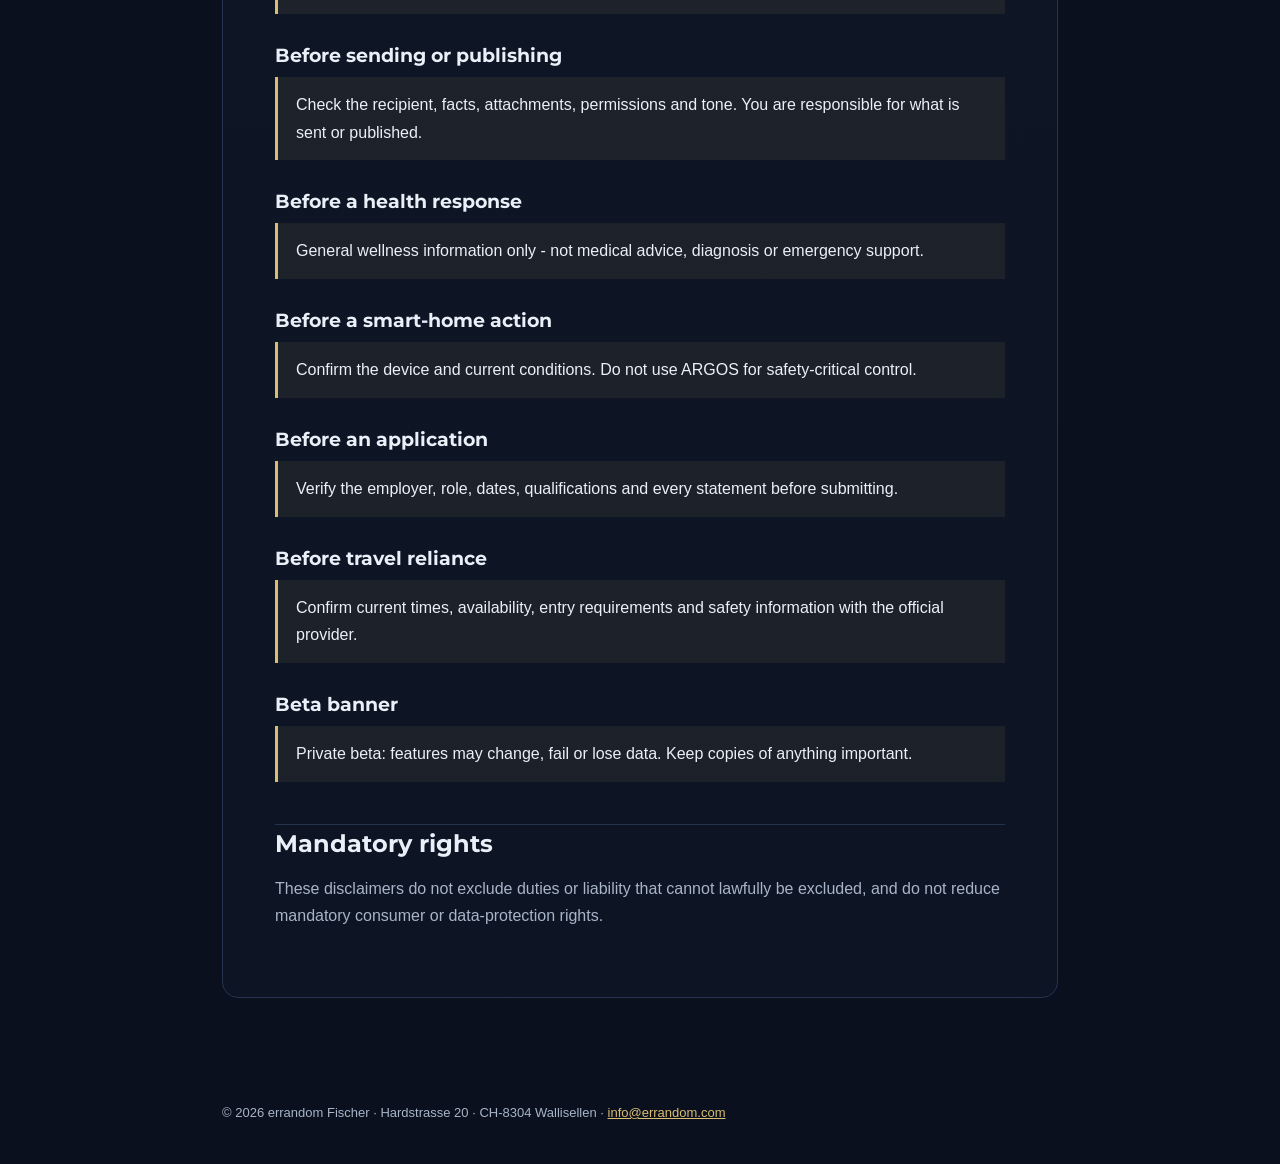
<file: legal/legal-disclaimers/index.html>
<!doctype html>
<html lang="en">
<head>
<meta charset="utf-8" />
<meta name="viewport" content="width=device-width, initial-scale=1" />
<meta name="color-scheme" content="dark" />
<title>AI &amp; Service Disclaimers — errandom</title>
<meta name="description" content="AI &amp; Service Disclaimers for ARGOS by errandom Fischer." />
<link rel="canonical" href="https://www.errandom.com/legal/legal-disclaimers/" />
<link rel="stylesheet" href="/legal/legal.css" />
<link rel="icon" href="data:image/svg+xml,%3Csvg xmlns='http://www.w3.org/2000/svg' viewBox='0 0 64 64'%3E%3Crect width='64' height='64' rx='14' fill='%230a101d'/%3E%3Ctext x='50%25' y='54%25' dominant-baseline='middle' text-anchor='middle' font-family='Segoe UI,Arial,sans-serif' font-weight='700' font-size='40' fill='%23d9bd72'%3Ee%3C/text%3E%3Ccircle cx='46' cy='44' r='4' fill='%23d9bd72'/%3E%3C/svg%3E" />
</head>
<body>
<header><div class="bar"><a class="brand" href="/">errandom.</a><nav aria-label="Legal documents"><a href="/">Home</a><a href="/legal/">Legal</a><a href="https://argos.errandom.com">ARGOS</a></nav></div></header>
<main><article><h1>ARGOS AI and Service Disclaimers</h1>
<blockquote>
<p>These warnings supplement the ARGOS Terms. They should also appear in concise
form at the relevant point in the product.</p>
<p>Version <code>1.0-beta</code> - Effective <code>17 August 2026</code></p>
</blockquote>
<h2>General AI warning</h2>
<p>ARGOS is an AI system, not a person. AI output can be inaccurate, incomplete,
outdated, biased, internally inconsistent or fabricated. It may misunderstand
your instructions or omit important context. Verify important facts against the
original source and use your own judgment before relying on output or approving
an action.</p>
<h2>Not for emergencies</h2>
<p>ARGOS is not an emergency service and is not monitored for urgent requests. Do not
use it where delay or error could threaten life, health, safety, property or
security. Contact local emergency services or an appropriate qualified
professional.</p>
<h2>Medical, health and wellness</h2>
<p>Health and wellness features provide general information, organisation and
coaching support. They do not provide diagnosis, treatment, medical monitoring or
medical advice and do not replace a physician or other qualified professional.
Measurements and AI interpretations may be wrong. Do not change medication,
treatment, diet or exercise in a way that may affect your health without
appropriate professional advice.</p>
<h2>Mental health</h2>
<p>ARGOS is not a therapist, crisis line or suicide-prevention service. If you or
someone else may be in immediate danger, contact local emergency services. For
mental-health concerns, contact a qualified professional or crisis service in your
location.</p>
<h2>Legal, tax and compliance</h2>
<p>ARGOS does not provide legal, tax, regulatory or compliance advice and does not
create a lawyer-client relationship. Laws and deadlines vary by jurisdiction and
change over time. Have a qualified professional review material decisions,
contracts, filings and legal communications.</p>
<h2>Financial and insurance</h2>
<p>ARGOS does not provide investment, banking, credit, accounting or insurance
advice. Information may be delayed or inaccurate and does not consider all of your
circumstances. Verify prices, fees, taxes, risk, eligibility and terms with an
authorised professional or provider before acting.</p>
<h2>Career and employment</h2>
<p>Career features organise evidence, applications and drafts. They do not guarantee
interviews, employment, compensation or any outcome. Verify employer names, job
titles, dates, qualifications and statements before submitting. Do not use ARGOS
to make solely automated hiring, dismissal, promotion or other significant
employment decisions about another person.</p>
<h2>Travel and transport</h2>
<p>Travel information, timetables, availability, entry rules, safety conditions and
prices can change without notice. ARGOS is not a travel agency, border authority
or safety service. Confirm bookings, visas, passports, insurance, accessibility,
connections and current official guidance directly with the responsible provider
or authority.</p>
<h2>Smart home, energy and physical devices</h2>
<p>Device status can be delayed or incorrect and commands may fail or affect the
wrong device. Do not rely on ARGOS for locks, alarms, heating, appliances, energy
systems or other physical controls where failure could create danger, damage or
loss. Review the target device and conditions before approving a command.</p>
<h2>Communications, applications and publishing</h2>
<p>Review recipients, audience, attachments, permissions, confidentiality, facts,
tone and consequences before sending, applying or publishing. You remain
responsible for communications and content sent under your accounts, including
compliance with copyright, privacy, advertising, employment and platform rules.</p>
<h2>Calendar, reminders and deadlines</h2>
<p>ARGOS reminders, extracted dates and calendar actions may be missing, duplicated
or incorrect. Do not rely on ARGOS as the only record of legal, medical,
financial, travel or other important deadlines.</p>
<h2>Connected services and third-party information</h2>
<p>ARGOS depends on third-party APIs and source data. Access, functionality and data
may be unavailable, delayed, incomplete or changed by the provider. ARGOS does not
control or endorse third-party services and is not responsible for their
independent terms, decisions or availability.</p>
<h2>Beta service</h2>
<p>The invitation-only beta may contain defects, change significantly or experience
data loss and downtime. Keep independent copies of important information. Do not
use the beta for safety-critical, legally required or mission-critical records.</p>
<h2>No guaranteed outcomes</h2>
<p>ARGOS provides assistance, not a guarantee of productivity, wellbeing, employment,
savings, performance, compliance, safety or any other result. Outcomes depend on
information outside ARGOS's knowledge and control.</p>
<h2>Short-form product notices</h2>
<h3>Persistent AI notice</h3>
<blockquote>
<p><strong>ARGOS is AI.</strong> It can make mistakes. Review important facts and actions before
relying on them.</p>
</blockquote>
<h3>Before sending or publishing</h3>
<blockquote>
<p>Check the recipient, facts, attachments, permissions and tone. You are
responsible for what is sent or published.</p>
</blockquote>
<h3>Before a health response</h3>
<blockquote>
<p>General wellness information only - not medical advice, diagnosis or emergency
support.</p>
</blockquote>
<h3>Before a smart-home action</h3>
<blockquote>
<p>Confirm the device and current conditions. Do not use ARGOS for safety-critical
control.</p>
</blockquote>
<h3>Before an application</h3>
<blockquote>
<p>Verify the employer, role, dates, qualifications and every statement before
submitting.</p>
</blockquote>
<h3>Before travel reliance</h3>
<blockquote>
<p>Confirm current times, availability, entry requirements and safety information
with the official provider.</p>
</blockquote>
<h3>Beta banner</h3>
<blockquote>
<p>Private beta: features may change, fail or lose data. Keep copies of anything
important.</p>
</blockquote>
<h2>Mandatory rights</h2>
<p>These disclaimers do not exclude duties or liability that cannot lawfully be
excluded, and do not reduce mandatory consumer or data-protection rights.</p></article></main>
<footer>© 2026 errandom Fischer · Hardstrasse 20 · CH-8304 Wallisellen · <a href="mailto:info@errandom.com">info@errandom.com</a></footer>
</body>
</html>
</file>
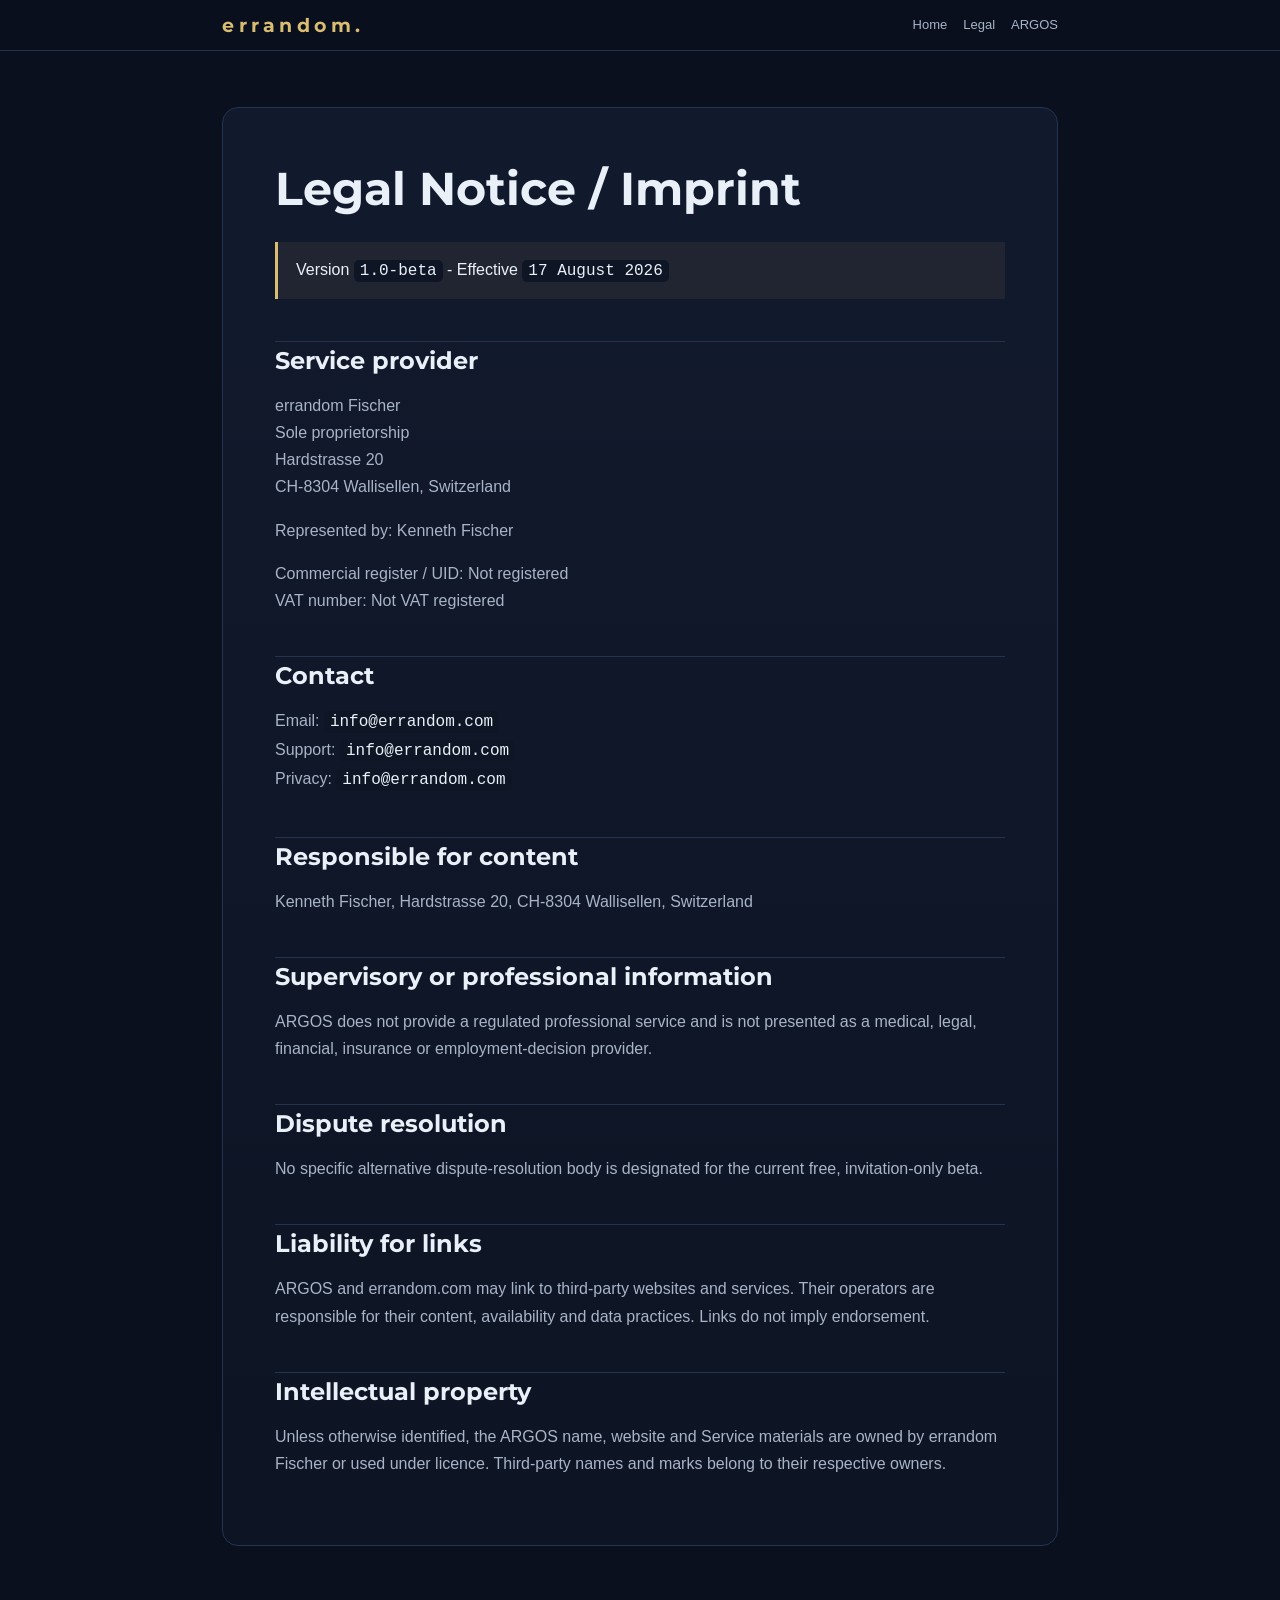
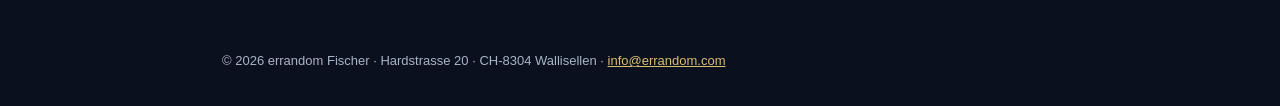
<file: legal/legal-notice/index.html>
<!doctype html>
<html lang="en">
<head>
<meta charset="utf-8" />
<meta name="viewport" content="width=device-width, initial-scale=1" />
<meta name="color-scheme" content="dark" />
<title>Legal Notice / Imprint — errandom</title>
<meta name="description" content="Legal Notice / Imprint for ARGOS by errandom Fischer." />
<link rel="canonical" href="https://www.errandom.com/legal/legal-notice/" />
<link rel="stylesheet" href="/legal/legal.css" />
<link rel="icon" href="data:image/svg+xml,%3Csvg xmlns='http://www.w3.org/2000/svg' viewBox='0 0 64 64'%3E%3Crect width='64' height='64' rx='14' fill='%230a101d'/%3E%3Ctext x='50%25' y='54%25' dominant-baseline='middle' text-anchor='middle' font-family='Segoe UI,Arial,sans-serif' font-weight='700' font-size='40' fill='%23d9bd72'%3Ee%3C/text%3E%3Ccircle cx='46' cy='44' r='4' fill='%23d9bd72'/%3E%3C/svg%3E" />
</head>
<body>
<header><div class="bar"><a class="brand" href="/">errandom.</a><nav aria-label="Legal documents"><a href="/">Home</a><a href="/legal/">Legal</a><a href="https://argos.errandom.com">ARGOS</a></nav></div></header>
<main><article><h1>Legal Notice / Imprint</h1>
<blockquote>
<p>Version <code>1.0-beta</code> - Effective <code>17 August 2026</code></p>
</blockquote>
<h2>Service provider</h2>
<p>errandom Fischer<br>
Sole proprietorship<br>
Hardstrasse 20<br>
CH-8304 Wallisellen, Switzerland</p>
<p>Represented by: Kenneth Fischer</p>
<p>Commercial register / UID: Not registered<br>
VAT number: Not VAT registered</p>
<h2>Contact</h2>
<p>Email: <code>info@errandom.com</code><br>
Support: <code>info@errandom.com</code><br>
Privacy: <code>info@errandom.com</code></p>
<h2>Responsible for content</h2>
<p>Kenneth Fischer, Hardstrasse 20, CH-8304 Wallisellen, Switzerland</p>
<h2>Supervisory or professional information</h2>
<p>ARGOS does not provide a regulated professional service and is not presented as a
medical, legal, financial, insurance or employment-decision provider.</p>
<h2>Dispute resolution</h2>
<p>No specific alternative dispute-resolution body is designated for the current
free, invitation-only beta.</p>
<h2>Liability for links</h2>
<p>ARGOS and errandom.com may link to third-party websites and services. Their
operators are responsible for their content, availability and data practices.
Links do not imply endorsement.</p>
<h2>Intellectual property</h2>
<p>Unless otherwise identified, the ARGOS name, website and Service materials are
owned by errandom Fischer or used under licence. Third-party names and marks
belong to their respective owners.</p></article></main>
<footer>© 2026 errandom Fischer · Hardstrasse 20 · CH-8304 Wallisellen · <a href="mailto:info@errandom.com">info@errandom.com</a></footer>
</body>
</html>
</file>
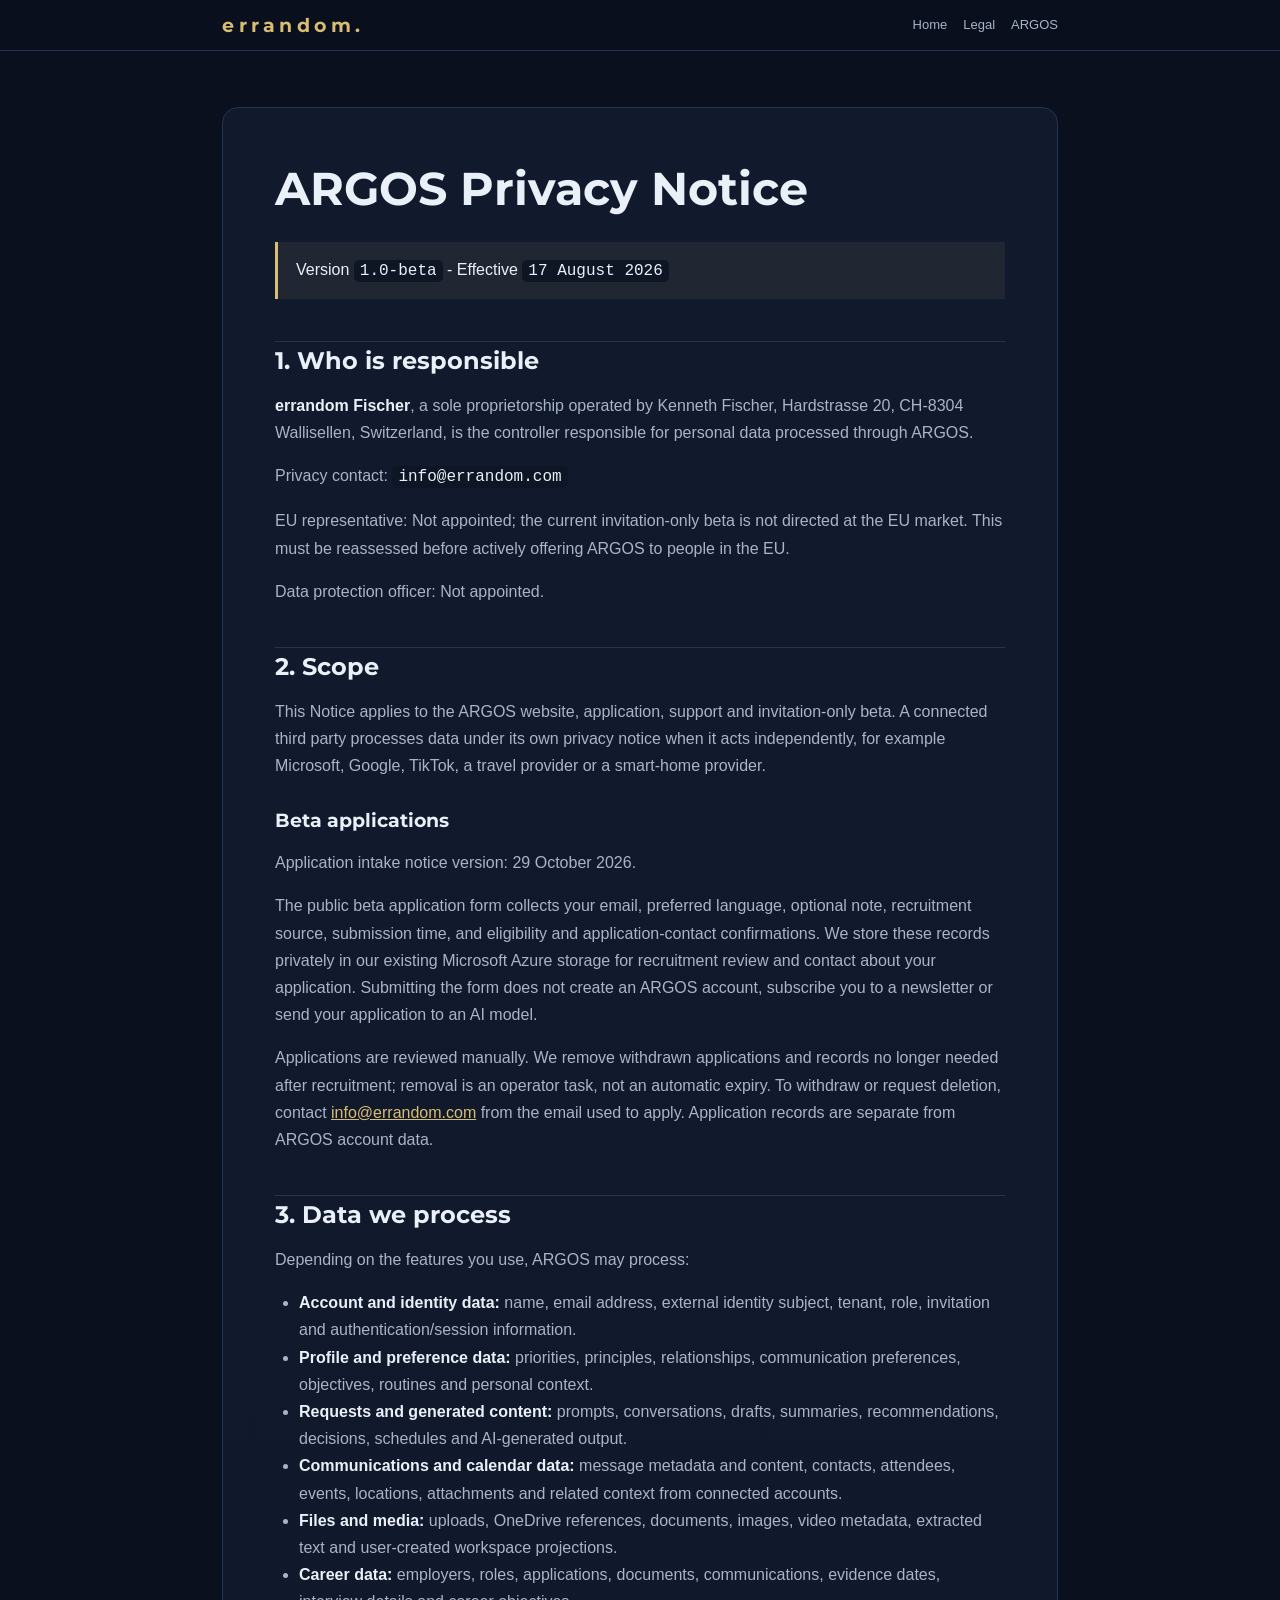
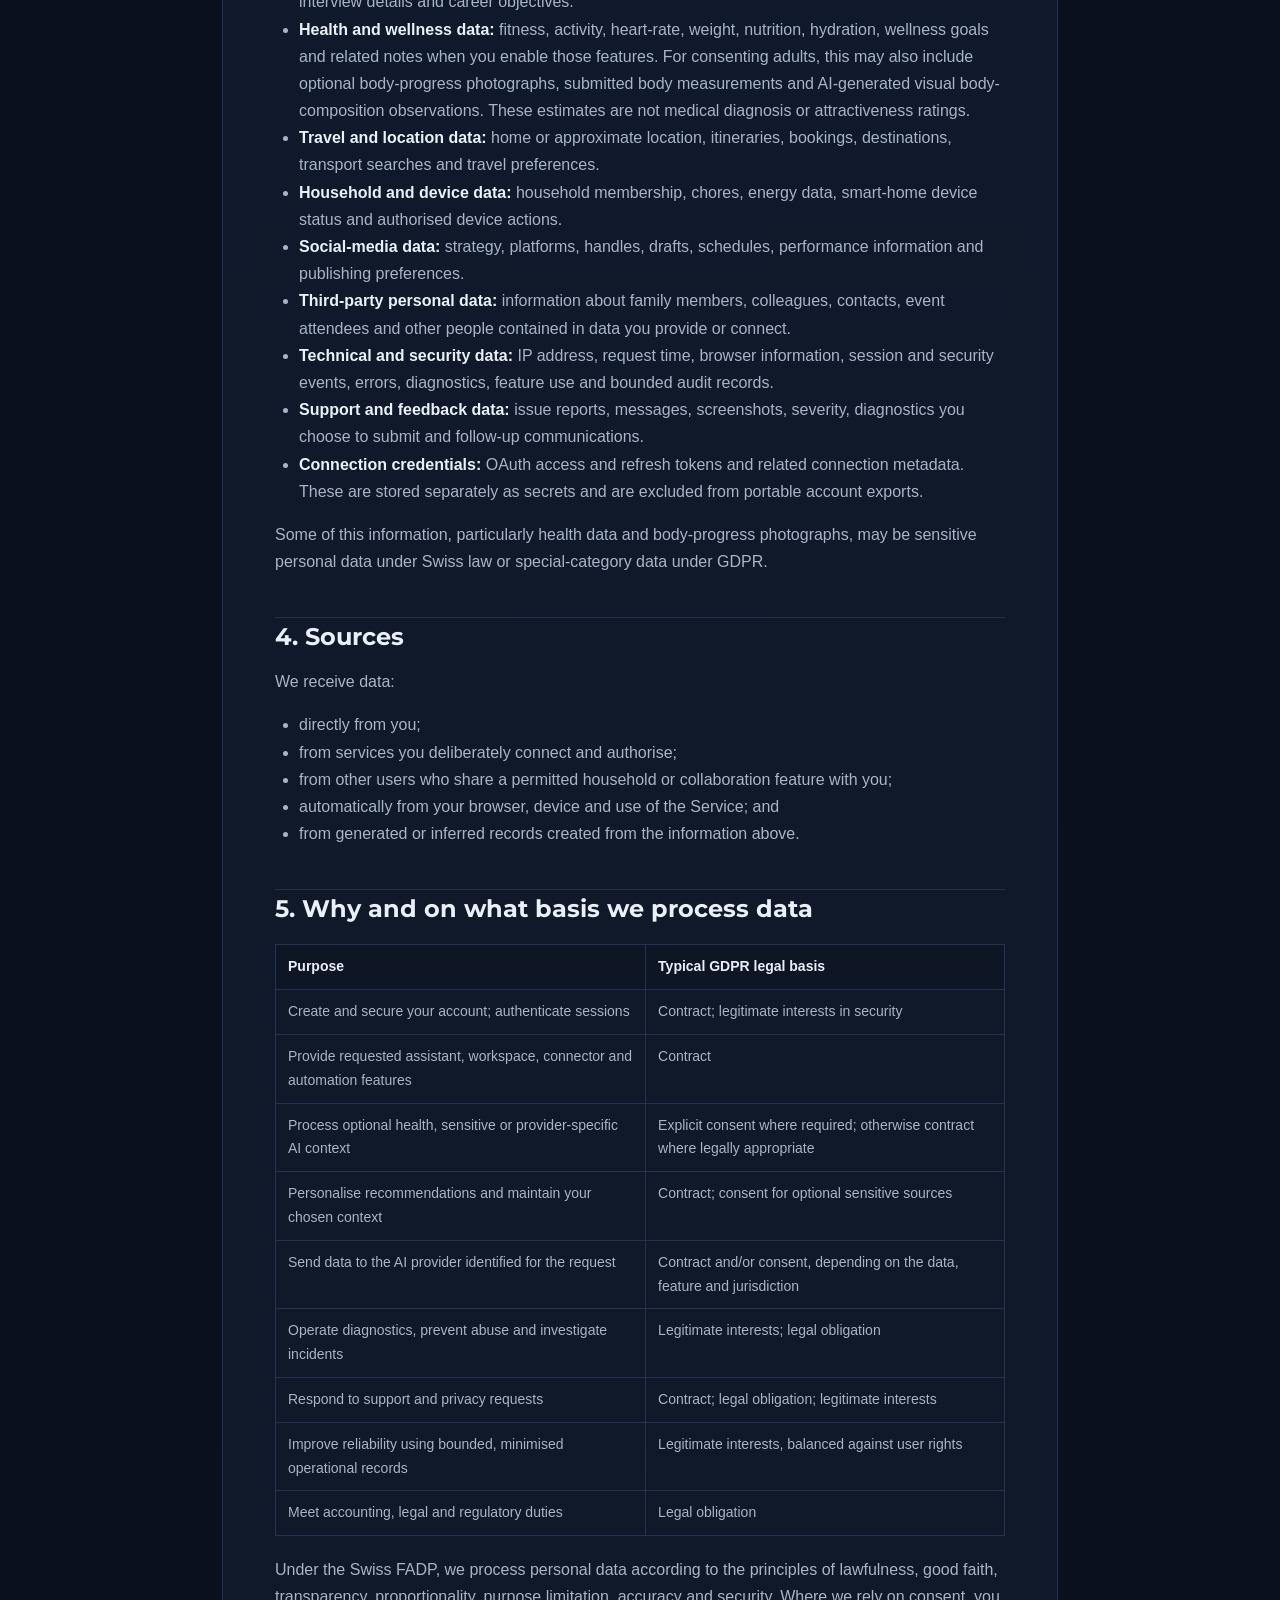
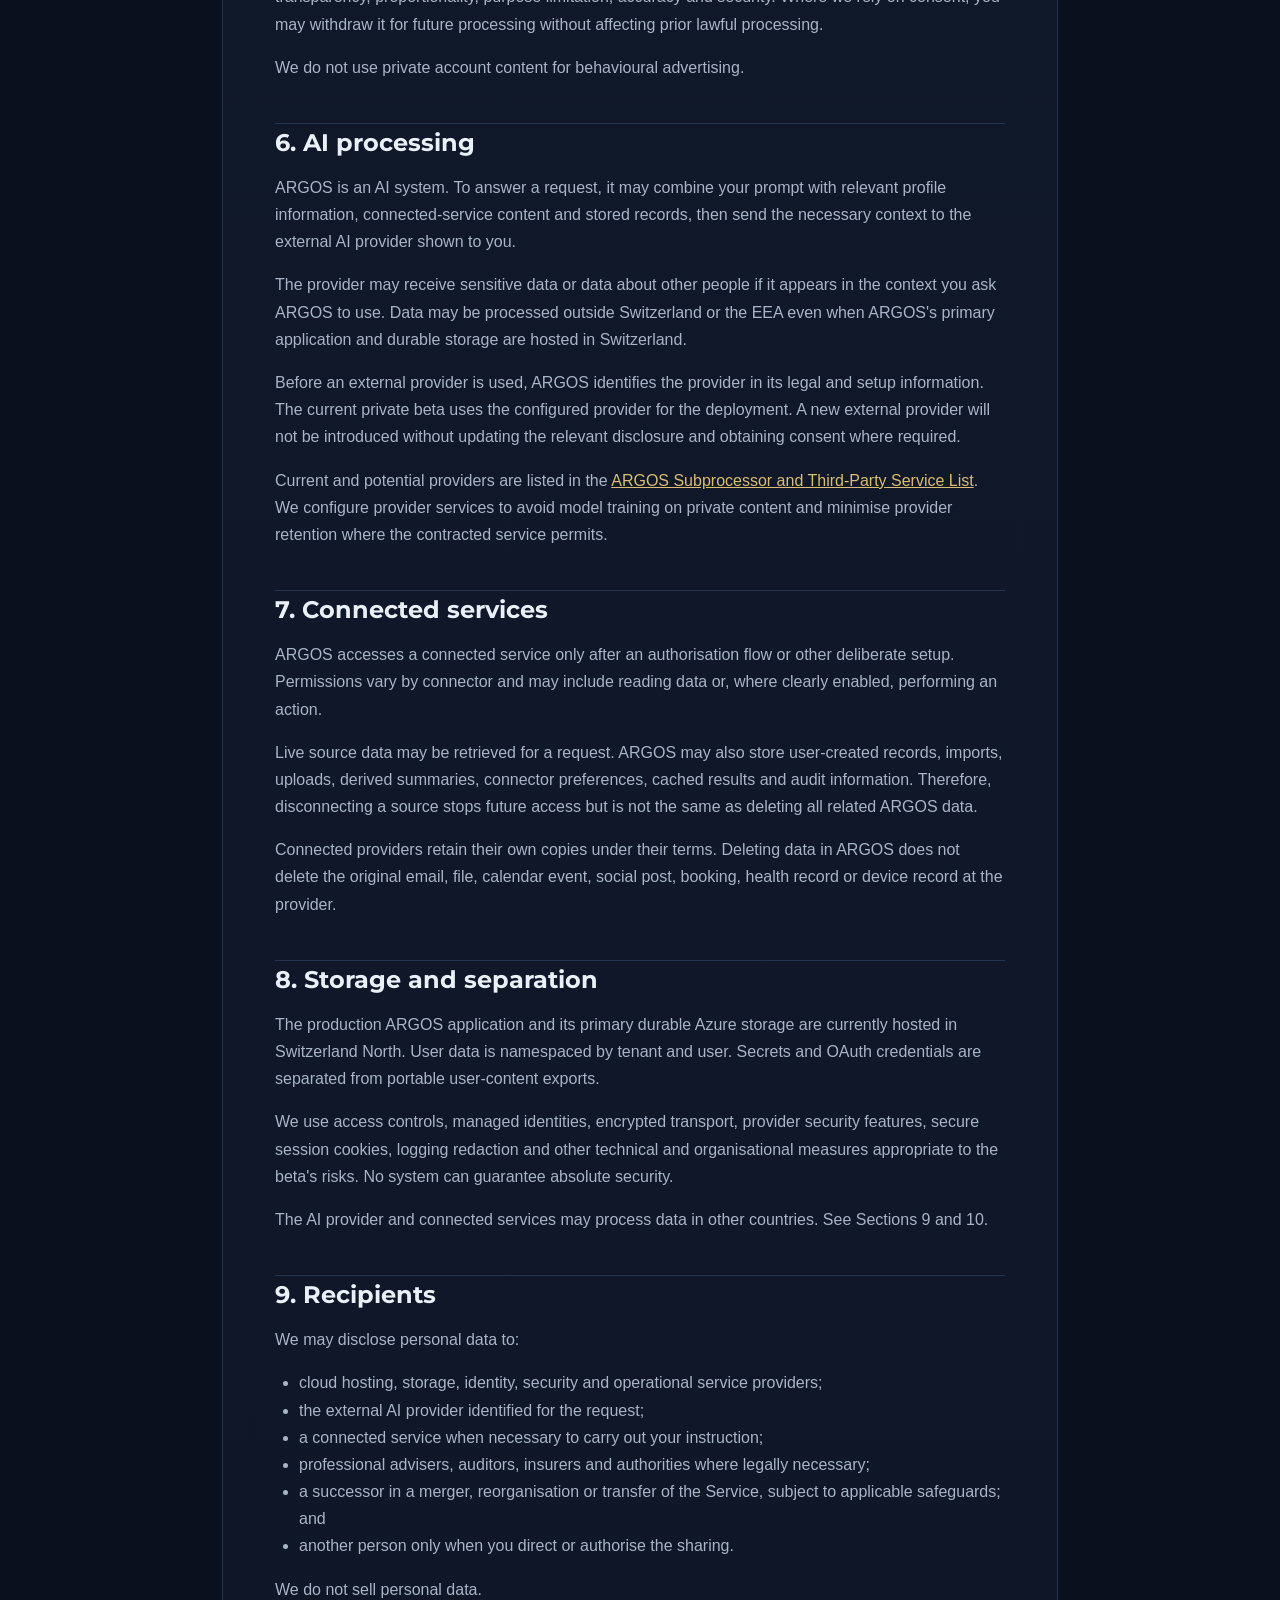
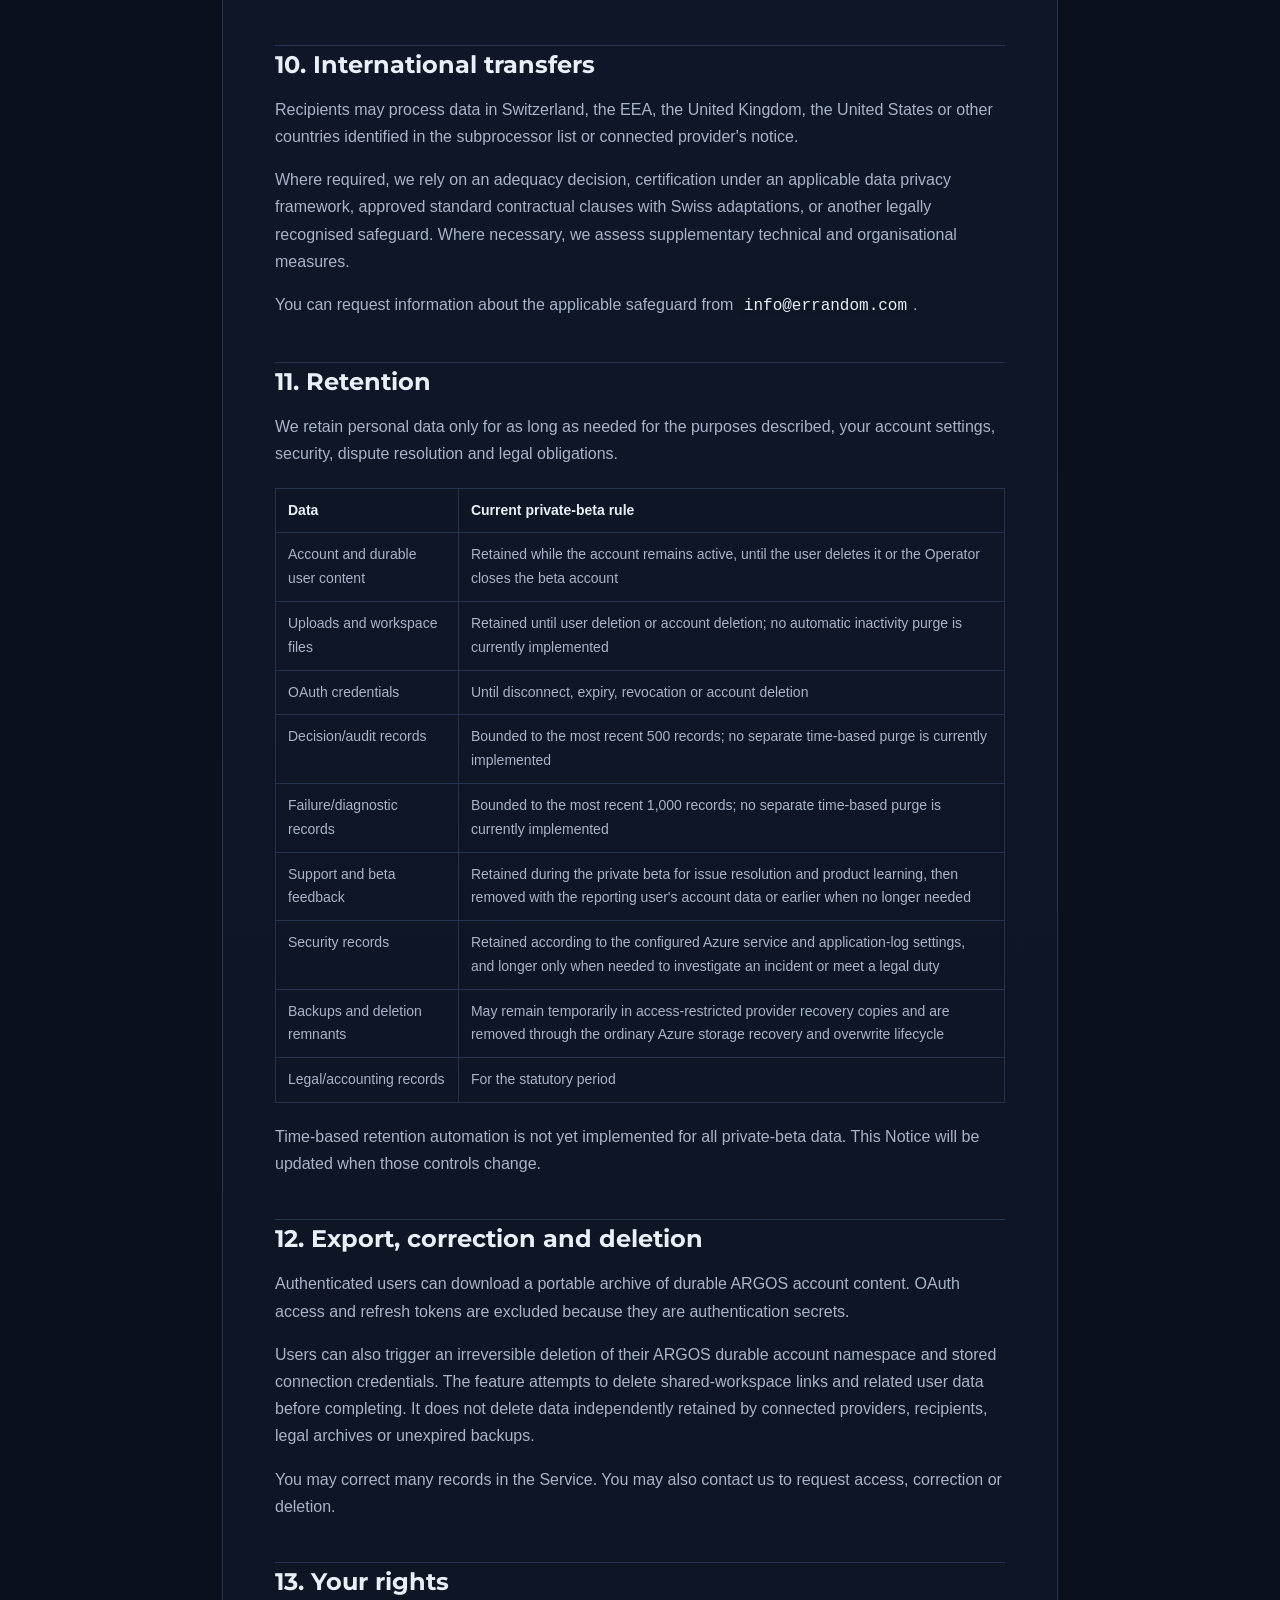
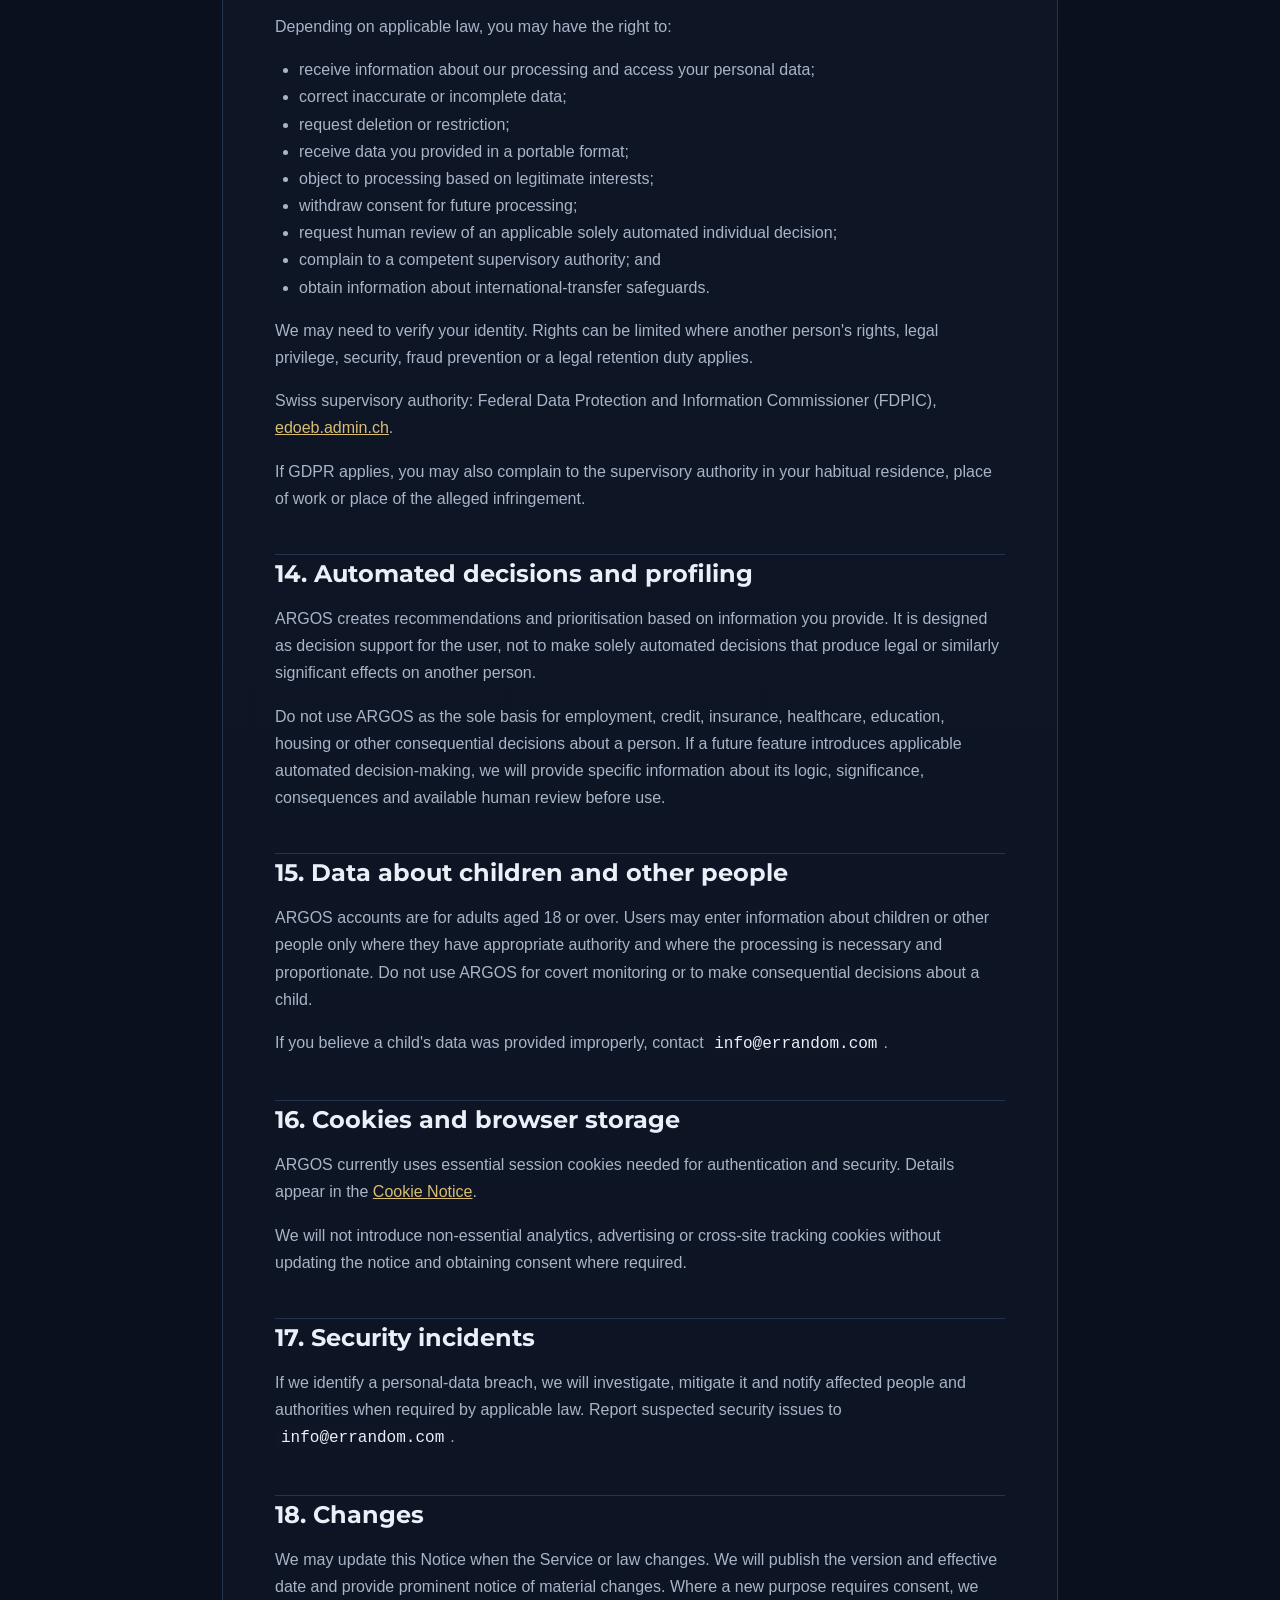
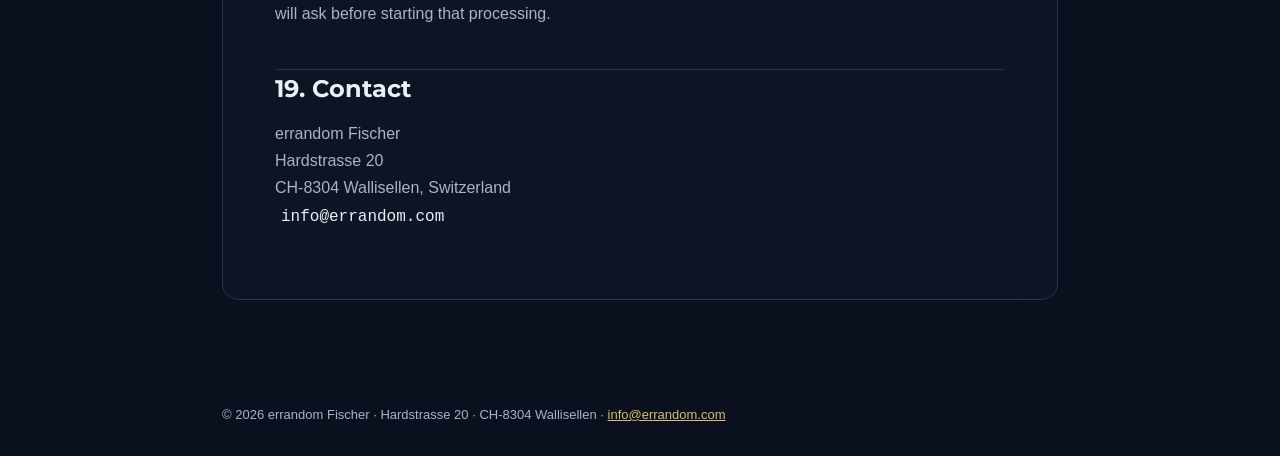
<file: legal/privacy-notice/index.html>
<!doctype html>
<html lang="en">
<head>
<meta charset="utf-8" />
<meta name="viewport" content="width=device-width, initial-scale=1" />
<meta name="color-scheme" content="dark" />
<title>Privacy Notice — errandom</title>
<meta name="description" content="Privacy Notice for ARGOS by errandom Fischer." />
<link rel="canonical" href="https://www.errandom.com/legal/privacy-notice/" />
<link rel="stylesheet" href="/legal/legal.css" />
<link rel="icon" href="data:image/svg+xml,%3Csvg xmlns='http://www.w3.org/2000/svg' viewBox='0 0 64 64'%3E%3Crect width='64' height='64' rx='14' fill='%230a101d'/%3E%3Ctext x='50%25' y='54%25' dominant-baseline='middle' text-anchor='middle' font-family='Segoe UI,Arial,sans-serif' font-weight='700' font-size='40' fill='%23d9bd72'%3Ee%3C/text%3E%3Ccircle cx='46' cy='44' r='4' fill='%23d9bd72'/%3E%3C/svg%3E" />
</head>
<body>
<header><div class="bar"><a class="brand" href="/">errandom.</a><nav aria-label="Legal documents"><a href="/">Home</a><a href="/legal/">Legal</a><a href="https://argos.errandom.com">ARGOS</a></nav></div></header>
<main><article><h1>ARGOS Privacy Notice</h1>
<blockquote>
<p>Version <code>1.0-beta</code> - Effective <code>17 August 2026</code></p>
</blockquote>
<h2>1. Who is responsible</h2>
<p><strong>errandom Fischer</strong>, a sole proprietorship operated by Kenneth Fischer,
Hardstrasse 20, CH-8304 Wallisellen, Switzerland, is the controller responsible
for personal data processed through ARGOS.</p>
<p>Privacy contact: <code>info@errandom.com</code></p>
<p>EU representative: Not appointed; the current invitation-only beta is not
directed at the EU market. This must be reassessed before actively offering ARGOS
to people in the EU.</p>
<p>Data protection officer: Not appointed.</p>
<h2>2. Scope</h2>
<p>This Notice applies to the ARGOS website, application, support and invitation-only
beta. A connected third party processes data under its own privacy notice when it
acts independently, for example Microsoft, Google, TikTok, a travel provider or a
smart-home provider.</p>
<h3 id="beta-applications">Beta applications</h3>
<p>Application intake notice version: 29 October 2026.</p>
<p>The public beta application form collects your email, preferred language,
optional note, recruitment source, submission time, and eligibility and
application-contact confirmations. We store these records privately in our
existing Microsoft Azure storage for recruitment review and contact about your
application. Submitting the form does not create an ARGOS account, subscribe you
to a newsletter or send your application to an AI model.</p>
<p>Applications are reviewed manually. We remove withdrawn applications and records
no longer needed after recruitment; removal is an operator task, not an automatic
expiry. To withdraw or request deletion, contact <a href="mailto:info@errandom.com">info@errandom.com</a>
from the email used to apply. Application records are separate from ARGOS account data.</p>
<h2>3. Data we process</h2>
<p>Depending on the features you use, ARGOS may process:</p>
<ul>
<li><strong>Account and identity data:</strong> name, email address, external identity subject,
  tenant, role, invitation and authentication/session information.</li>
<li><strong>Profile and preference data:</strong> priorities, principles, relationships,
  communication preferences, objectives, routines and personal context.</li>
<li><strong>Requests and generated content:</strong> prompts, conversations, drafts, summaries,
  recommendations, decisions, schedules and AI-generated output.</li>
<li><strong>Communications and calendar data:</strong> message metadata and content, contacts,
  attendees, events, locations, attachments and related context from connected
  accounts.</li>
<li><strong>Files and media:</strong> uploads, OneDrive references, documents, images, video
  metadata, extracted text and user-created workspace projections.</li>
<li><strong>Career data:</strong> employers, roles, applications, documents, communications,
  evidence dates, interview details and career objectives.</li>
<li><strong>Health and wellness data:</strong> fitness, activity, heart-rate, weight, nutrition,
  hydration, wellness goals and related notes when you enable those features.
  For consenting adults, this may also include optional body-progress photographs,
  submitted body measurements and AI-generated visual body-composition observations.
  These estimates are not medical diagnosis or attractiveness ratings.</li>
<li><strong>Travel and location data:</strong> home or approximate location, itineraries,
  bookings, destinations, transport searches and travel preferences.</li>
<li><strong>Household and device data:</strong> household membership, chores, energy data,
  smart-home device status and authorised device actions.</li>
<li><strong>Social-media data:</strong> strategy, platforms, handles, drafts, schedules,
  performance information and publishing preferences.</li>
<li><strong>Third-party personal data:</strong> information about family members, colleagues,
  contacts, event attendees and other people contained in data you provide or
  connect.</li>
<li><strong>Technical and security data:</strong> IP address, request time, browser information,
  session and security events, errors, diagnostics, feature use and bounded audit
  records.</li>
<li><strong>Support and feedback data:</strong> issue reports, messages, screenshots, severity,
  diagnostics you choose to submit and follow-up communications.</li>
<li><strong>Connection credentials:</strong> OAuth access and refresh tokens and related
  connection metadata. These are stored separately as secrets and are excluded
  from portable account exports.</li>
</ul>
<p>Some of this information, particularly health data and body-progress photographs, may be sensitive personal data
under Swiss law or special-category data under GDPR.</p>
<h2>4. Sources</h2>
<p>We receive data:</p>
<ul>
<li>directly from you;</li>
<li>from services you deliberately connect and authorise;</li>
<li>from other users who share a permitted household or collaboration feature with
  you;</li>
<li>automatically from your browser, device and use of the Service; and</li>
<li>from generated or inferred records created from the information above.</li>
</ul>
<h2>5. Why and on what basis we process data</h2>
<table>
<thead>
<tr>
<th>Purpose</th>
<th>Typical GDPR legal basis</th>
</tr>
</thead>
<tbody>
<tr>
<td>Create and secure your account; authenticate sessions</td>
<td>Contract; legitimate interests in security</td>
</tr>
<tr>
<td>Provide requested assistant, workspace, connector and automation features</td>
<td>Contract</td>
</tr>
<tr>
<td>Process optional health, sensitive or provider-specific AI context</td>
<td>Explicit consent where required; otherwise contract where legally appropriate</td>
</tr>
<tr>
<td>Personalise recommendations and maintain your chosen context</td>
<td>Contract; consent for optional sensitive sources</td>
</tr>
<tr>
<td>Send data to the AI provider identified for the request</td>
<td>Contract and/or consent, depending on the data, feature and jurisdiction</td>
</tr>
<tr>
<td>Operate diagnostics, prevent abuse and investigate incidents</td>
<td>Legitimate interests; legal obligation</td>
</tr>
<tr>
<td>Respond to support and privacy requests</td>
<td>Contract; legal obligation; legitimate interests</td>
</tr>
<tr>
<td>Improve reliability using bounded, minimised operational records</td>
<td>Legitimate interests, balanced against user rights</td>
</tr>
<tr>
<td>Meet accounting, legal and regulatory duties</td>
<td>Legal obligation</td>
</tr>
</tbody>
</table>
<p>Under the Swiss FADP, we process personal data according to the principles of
lawfulness, good faith, transparency, proportionality, purpose limitation,
accuracy and security. Where we rely on consent, you may withdraw it for future
processing without affecting prior lawful processing.</p>
<p>We do not use private account content for behavioural advertising.</p>
<h2>6. AI processing</h2>
<p>ARGOS is an AI system. To answer a request, it may combine your prompt with
relevant profile information, connected-service content and stored records, then
send the necessary context to the external AI provider shown to you.</p>
<p>The provider may receive sensitive data or data about other people if it appears
in the context you ask ARGOS to use. Data may be processed outside Switzerland or
the EEA even when ARGOS's primary application and durable storage are hosted in
Switzerland.</p>
<p>Before an external provider is used, ARGOS identifies the provider in its legal
and setup information. The current private beta uses the configured provider for
the deployment. A new external provider will not be introduced without updating
the relevant disclosure and obtaining consent where required.</p>
<p>Current and potential providers are listed in the
<a href="/legal/subprocessors/">ARGOS Subprocessor and Third-Party Service List</a>. We configure
provider services to avoid model training on private content and minimise provider
retention where the contracted service permits.</p>
<h2>7. Connected services</h2>
<p>ARGOS accesses a connected service only after an authorisation flow or other
deliberate setup. Permissions vary by connector and may include reading data or,
where clearly enabled, performing an action.</p>
<p>Live source data may be retrieved for a request. ARGOS may also store user-created
records, imports, uploads, derived summaries, connector preferences, cached
results and audit information. Therefore, disconnecting a source stops future
access but is not the same as deleting all related ARGOS data.</p>
<p>Connected providers retain their own copies under their terms. Deleting data in
ARGOS does not delete the original email, file, calendar event, social post,
booking, health record or device record at the provider.</p>
<h2>8. Storage and separation</h2>
<p>The production ARGOS application and its primary durable Azure storage are
currently hosted in Switzerland North. User data is namespaced by tenant and user.
Secrets and OAuth credentials are separated from portable user-content exports.</p>
<p>We use access controls, managed identities, encrypted transport, provider security
features, secure session cookies, logging redaction and other technical and
organisational measures appropriate to the beta's risks. No system can guarantee
absolute security.</p>
<p>The AI provider and connected services may process data in other countries. See
Sections 9 and 10.</p>
<h2>9. Recipients</h2>
<p>We may disclose personal data to:</p>
<ul>
<li>cloud hosting, storage, identity, security and operational service providers;</li>
<li>the external AI provider identified for the request;</li>
<li>a connected service when necessary to carry out your instruction;</li>
<li>professional advisers, auditors, insurers and authorities where legally
  necessary;</li>
<li>a successor in a merger, reorganisation or transfer of the Service, subject to
  applicable safeguards; and</li>
<li>another person only when you direct or authorise the sharing.</li>
</ul>
<p>We do not sell personal data.</p>
<h2>10. International transfers</h2>
<p>Recipients may process data in Switzerland, the EEA, the United Kingdom, the
United States or other countries identified in the subprocessor list or connected
provider's notice.</p>
<p>Where required, we rely on an adequacy decision, certification under an applicable
data privacy framework, approved standard contractual clauses with Swiss
adaptations, or another legally recognised safeguard. Where necessary, we assess
supplementary technical and organisational measures.</p>
<p>You can request information about the applicable safeguard from
<code>info@errandom.com</code>.</p>
<h2>11. Retention</h2>
<p>We retain personal data only for as long as needed for the purposes described,
your account settings, security, dispute resolution and legal obligations.</p>
<table>
<thead>
<tr>
<th>Data</th>
<th>Current private-beta rule</th>
</tr>
</thead>
<tbody>
<tr>
<td>Account and durable user content</td>
<td>Retained while the account remains active, until the user deletes it or the Operator closes the beta account</td>
</tr>
<tr>
<td>Uploads and workspace files</td>
<td>Retained until user deletion or account deletion; no automatic inactivity purge is currently implemented</td>
</tr>
<tr>
<td>OAuth credentials</td>
<td>Until disconnect, expiry, revocation or account deletion</td>
</tr>
<tr>
<td>Decision/audit records</td>
<td>Bounded to the most recent 500 records; no separate time-based purge is currently implemented</td>
</tr>
<tr>
<td>Failure/diagnostic records</td>
<td>Bounded to the most recent 1,000 records; no separate time-based purge is currently implemented</td>
</tr>
<tr>
<td>Support and beta feedback</td>
<td>Retained during the private beta for issue resolution and product learning, then removed with the reporting user's account data or earlier when no longer needed</td>
</tr>
<tr>
<td>Security records</td>
<td>Retained according to the configured Azure service and application-log settings, and longer only when needed to investigate an incident or meet a legal duty</td>
</tr>
<tr>
<td>Backups and deletion remnants</td>
<td>May remain temporarily in access-restricted provider recovery copies and are removed through the ordinary Azure storage recovery and overwrite lifecycle</td>
</tr>
<tr>
<td>Legal/accounting records</td>
<td>For the statutory period</td>
</tr>
</tbody>
</table>
<p>Time-based retention automation is not yet implemented for all private-beta data.
This Notice will be updated when those controls change.</p>
<h2>12. Export, correction and deletion</h2>
<p>Authenticated users can download a portable archive of durable ARGOS account
content. OAuth access and refresh tokens are excluded because they are
authentication secrets.</p>
<p>Users can also trigger an irreversible deletion of their ARGOS durable account
namespace and stored connection credentials. The feature attempts to delete
shared-workspace links and related user data before completing. It does not delete
data independently retained by connected providers, recipients, legal archives or
unexpired backups.</p>
<p>You may correct many records in the Service. You may also contact us to request
access, correction or deletion.</p>
<h2>13. Your rights</h2>
<p>Depending on applicable law, you may have the right to:</p>
<ul>
<li>receive information about our processing and access your personal data;</li>
<li>correct inaccurate or incomplete data;</li>
<li>request deletion or restriction;</li>
<li>receive data you provided in a portable format;</li>
<li>object to processing based on legitimate interests;</li>
<li>withdraw consent for future processing;</li>
<li>request human review of an applicable solely automated individual decision;</li>
<li>complain to a competent supervisory authority; and</li>
<li>obtain information about international-transfer safeguards.</li>
</ul>
<p>We may need to verify your identity. Rights can be limited where another person's
rights, legal privilege, security, fraud prevention or a legal retention duty
applies.</p>
<p>Swiss supervisory authority: Federal Data Protection and Information Commissioner
(FDPIC), <a href="https://www.edoeb.admin.ch/">edoeb.admin.ch</a>.</p>
<p>If GDPR applies, you may also complain to the supervisory authority in your
habitual residence, place of work or place of the alleged infringement.</p>
<h2>14. Automated decisions and profiling</h2>
<p>ARGOS creates recommendations and prioritisation based on information you provide.
It is designed as decision support for the user, not to make solely automated
decisions that produce legal or similarly significant effects on another person.</p>
<p>Do not use ARGOS as the sole basis for employment, credit, insurance, healthcare,
education, housing or other consequential decisions about a person. If a future
feature introduces applicable automated decision-making, we will provide specific
information about its logic, significance, consequences and available human
review before use.</p>
<h2>15. Data about children and other people</h2>
<p>ARGOS accounts are for adults aged 18 or over. Users may enter information about
children or other people only where they have appropriate authority and where the
processing is necessary and proportionate. Do not use ARGOS for covert monitoring
or to make consequential decisions about a child.</p>
<p>If you believe a child's data was provided improperly, contact
<code>info@errandom.com</code>.</p>
<h2>16. Cookies and browser storage</h2>
<p>ARGOS currently uses essential session cookies needed for authentication and
security. Details appear in the <a href="/legal/cookie-notice/">Cookie Notice</a>.</p>
<p>We will not introduce non-essential analytics, advertising or cross-site tracking
cookies without updating the notice and obtaining consent where required.</p>
<h2>17. Security incidents</h2>
<p>If we identify a personal-data breach, we will investigate, mitigate it and notify
affected people and authorities when required by applicable law. Report suspected
security issues to <code>info@errandom.com</code>.</p>
<h2>18. Changes</h2>
<p>We may update this Notice when the Service or law changes. We will publish the
version and effective date and provide prominent notice of material changes.
Where a new purpose requires consent, we will ask before starting that processing.</p>
<h2>19. Contact</h2>
<p>errandom Fischer<br>
Hardstrasse 20<br>
CH-8304 Wallisellen, Switzerland<br>
<code>info@errandom.com</code></p></article></main>
<footer>© 2026 errandom Fischer · Hardstrasse 20 · CH-8304 Wallisellen · <a href="mailto:info@errandom.com">info@errandom.com</a></footer>
</body>
</html>
</file>
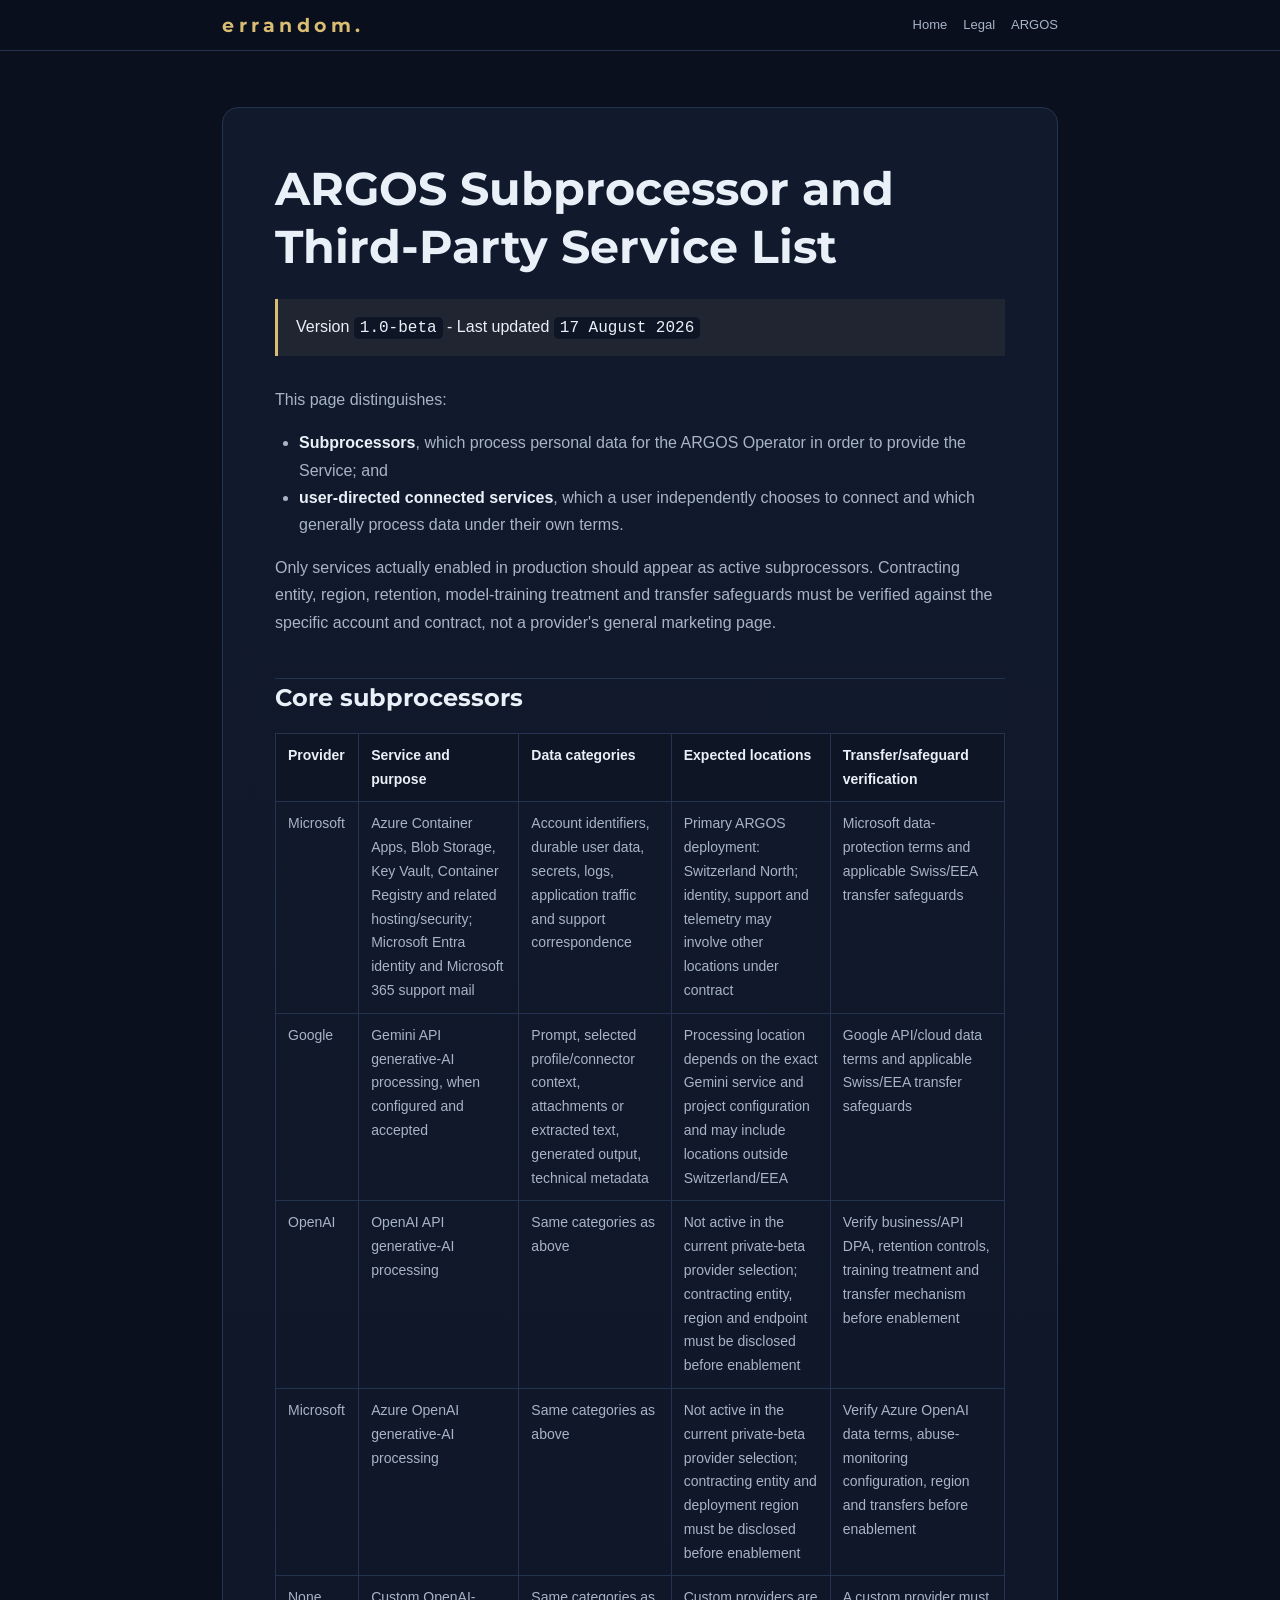
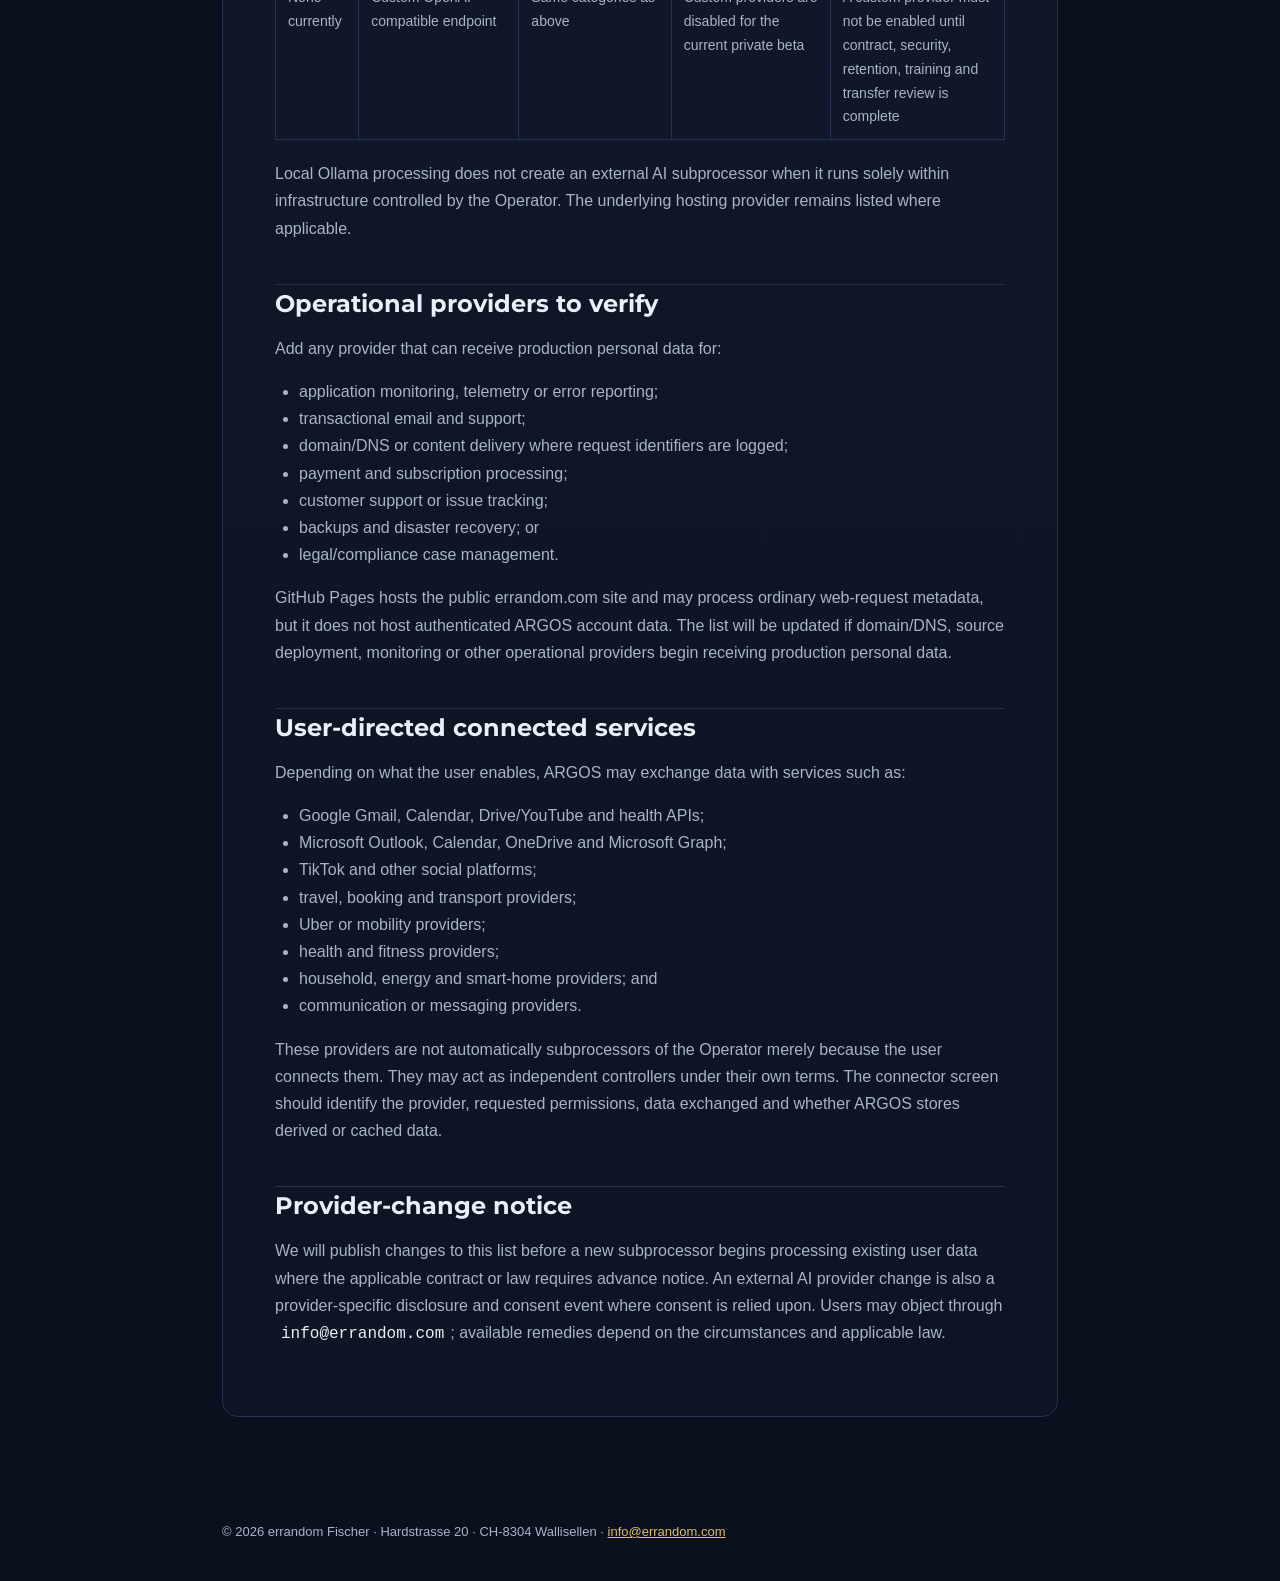
<file: legal/subprocessors/index.html>
<!doctype html>
<html lang="en">
<head>
<meta charset="utf-8" />
<meta name="viewport" content="width=device-width, initial-scale=1" />
<meta name="color-scheme" content="dark" />
<title>Subprocessors &amp; Connected Services — errandom</title>
<meta name="description" content="Subprocessors &amp; Connected Services for ARGOS by errandom Fischer." />
<link rel="canonical" href="https://www.errandom.com/legal/subprocessors/" />
<link rel="stylesheet" href="/legal/legal.css" />
<link rel="icon" href="data:image/svg+xml,%3Csvg xmlns='http://www.w3.org/2000/svg' viewBox='0 0 64 64'%3E%3Crect width='64' height='64' rx='14' fill='%230a101d'/%3E%3Ctext x='50%25' y='54%25' dominant-baseline='middle' text-anchor='middle' font-family='Segoe UI,Arial,sans-serif' font-weight='700' font-size='40' fill='%23d9bd72'%3Ee%3C/text%3E%3Ccircle cx='46' cy='44' r='4' fill='%23d9bd72'/%3E%3C/svg%3E" />
</head>
<body>
<header><div class="bar"><a class="brand" href="/">errandom.</a><nav aria-label="Legal documents"><a href="/">Home</a><a href="/legal/">Legal</a><a href="https://argos.errandom.com">ARGOS</a></nav></div></header>
<main><article><h1>ARGOS Subprocessor and Third-Party Service List</h1>
<blockquote>
<p>Version <code>1.0-beta</code> - Last updated <code>17 August 2026</code></p>
</blockquote>
<p>This page distinguishes:</p>
<ul>
<li><strong>Subprocessors</strong>, which process personal data for the ARGOS Operator in order
  to provide the Service; and</li>
<li><strong>user-directed connected services</strong>, which a user independently chooses to
  connect and which generally process data under their own terms.</li>
</ul>
<p>Only services actually enabled in production should appear as active
subprocessors. Contracting entity, region, retention, model-training treatment and
transfer safeguards must be verified against the specific account and contract,
not a provider's general marketing page.</p>
<h2>Core subprocessors</h2>
<table>
<thead>
<tr>
<th>Provider</th>
<th>Service and purpose</th>
<th>Data categories</th>
<th>Expected locations</th>
<th>Transfer/safeguard verification</th>
</tr>
</thead>
<tbody>
<tr>
<td>Microsoft</td>
<td>Azure Container Apps, Blob Storage, Key Vault, Container Registry and related hosting/security; Microsoft Entra identity and Microsoft 365 support mail</td>
<td>Account identifiers, durable user data, secrets, logs, application traffic and support correspondence</td>
<td>Primary ARGOS deployment: Switzerland North; identity, support and telemetry may involve other locations under contract</td>
<td>Microsoft data-protection terms and applicable Swiss/EEA transfer safeguards</td>
</tr>
<tr>
<td>Google</td>
<td>Gemini API generative-AI processing, when configured and accepted</td>
<td>Prompt, selected profile/connector context, attachments or extracted text, generated output, technical metadata</td>
<td>Processing location depends on the exact Gemini service and project configuration and may include locations outside Switzerland/EEA</td>
<td>Google API/cloud data terms and applicable Swiss/EEA transfer safeguards</td>
</tr>
<tr>
<td>OpenAI</td>
<td>OpenAI API generative-AI processing</td>
<td>Same categories as above</td>
<td>Not active in the current private-beta provider selection; contracting entity, region and endpoint must be disclosed before enablement</td>
<td>Verify business/API DPA, retention controls, training treatment and transfer mechanism before enablement</td>
</tr>
<tr>
<td>Microsoft</td>
<td>Azure OpenAI generative-AI processing</td>
<td>Same categories as above</td>
<td>Not active in the current private-beta provider selection; contracting entity and deployment region must be disclosed before enablement</td>
<td>Verify Azure OpenAI data terms, abuse-monitoring configuration, region and transfers before enablement</td>
</tr>
<tr>
<td>None currently</td>
<td>Custom OpenAI-compatible endpoint</td>
<td>Same categories as above</td>
<td>Custom providers are disabled for the current private beta</td>
<td>A custom provider must not be enabled until contract, security, retention, training and transfer review is complete</td>
</tr>
</tbody>
</table>
<p>Local Ollama processing does not create an external AI subprocessor when it runs
solely within infrastructure controlled by the Operator. The underlying hosting
provider remains listed where applicable.</p>
<h2>Operational providers to verify</h2>
<p>Add any provider that can receive production personal data for:</p>
<ul>
<li>application monitoring, telemetry or error reporting;</li>
<li>transactional email and support;</li>
<li>domain/DNS or content delivery where request identifiers are logged;</li>
<li>payment and subscription processing;</li>
<li>customer support or issue tracking;</li>
<li>backups and disaster recovery; or</li>
<li>legal/compliance case management.</li>
</ul>
<p>GitHub Pages hosts the public errandom.com site and may process
ordinary web-request metadata, but it does not host authenticated ARGOS account
data. The list will be updated if domain/DNS, source deployment, monitoring or
other operational providers begin receiving production personal data.</p>
<h2>User-directed connected services</h2>
<p>Depending on what the user enables, ARGOS may exchange data with services such as:</p>
<ul>
<li>Google Gmail, Calendar, Drive/YouTube and health APIs;</li>
<li>Microsoft Outlook, Calendar, OneDrive and Microsoft Graph;</li>
<li>TikTok and other social platforms;</li>
<li>travel, booking and transport providers;</li>
<li>Uber or mobility providers;</li>
<li>health and fitness providers;</li>
<li>household, energy and smart-home providers; and</li>
<li>communication or messaging providers.</li>
</ul>
<p>These providers are not automatically subprocessors of the Operator merely
because the user connects them. They may act as independent controllers under
their own terms. The connector screen should identify the provider, requested
permissions, data exchanged and whether ARGOS stores derived or cached data.</p>
<h2>Provider-change notice</h2>
<p>We will publish changes to this list before a new subprocessor begins processing
existing user data where the applicable contract or law requires advance notice.
An external AI provider change is also a provider-specific disclosure and consent
event where consent is relied upon. Users may object through
<code>info@errandom.com</code>; available remedies depend on the circumstances and
applicable law.</p></article></main>
<footer>© 2026 errandom Fischer · Hardstrasse 20 · CH-8304 Wallisellen · <a href="mailto:info@errandom.com">info@errandom.com</a></footer>
</body>
</html>
</file>
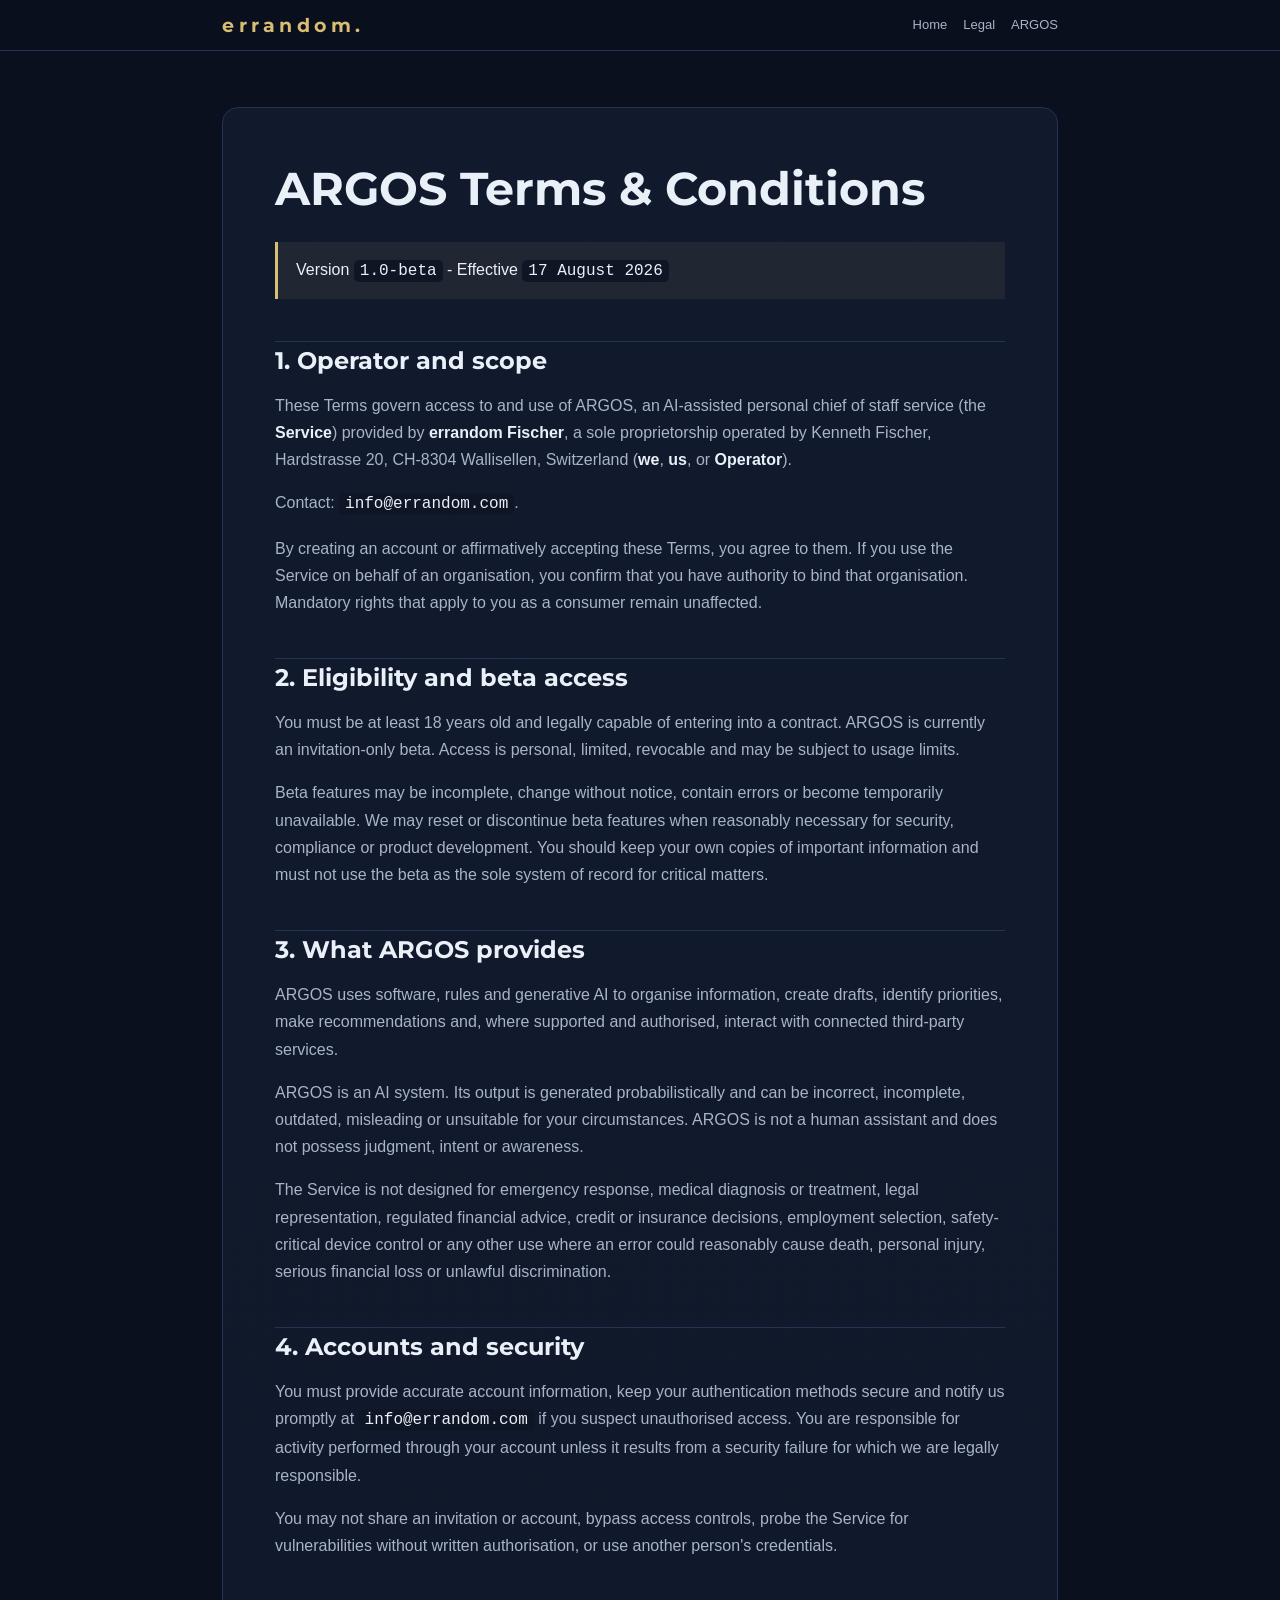
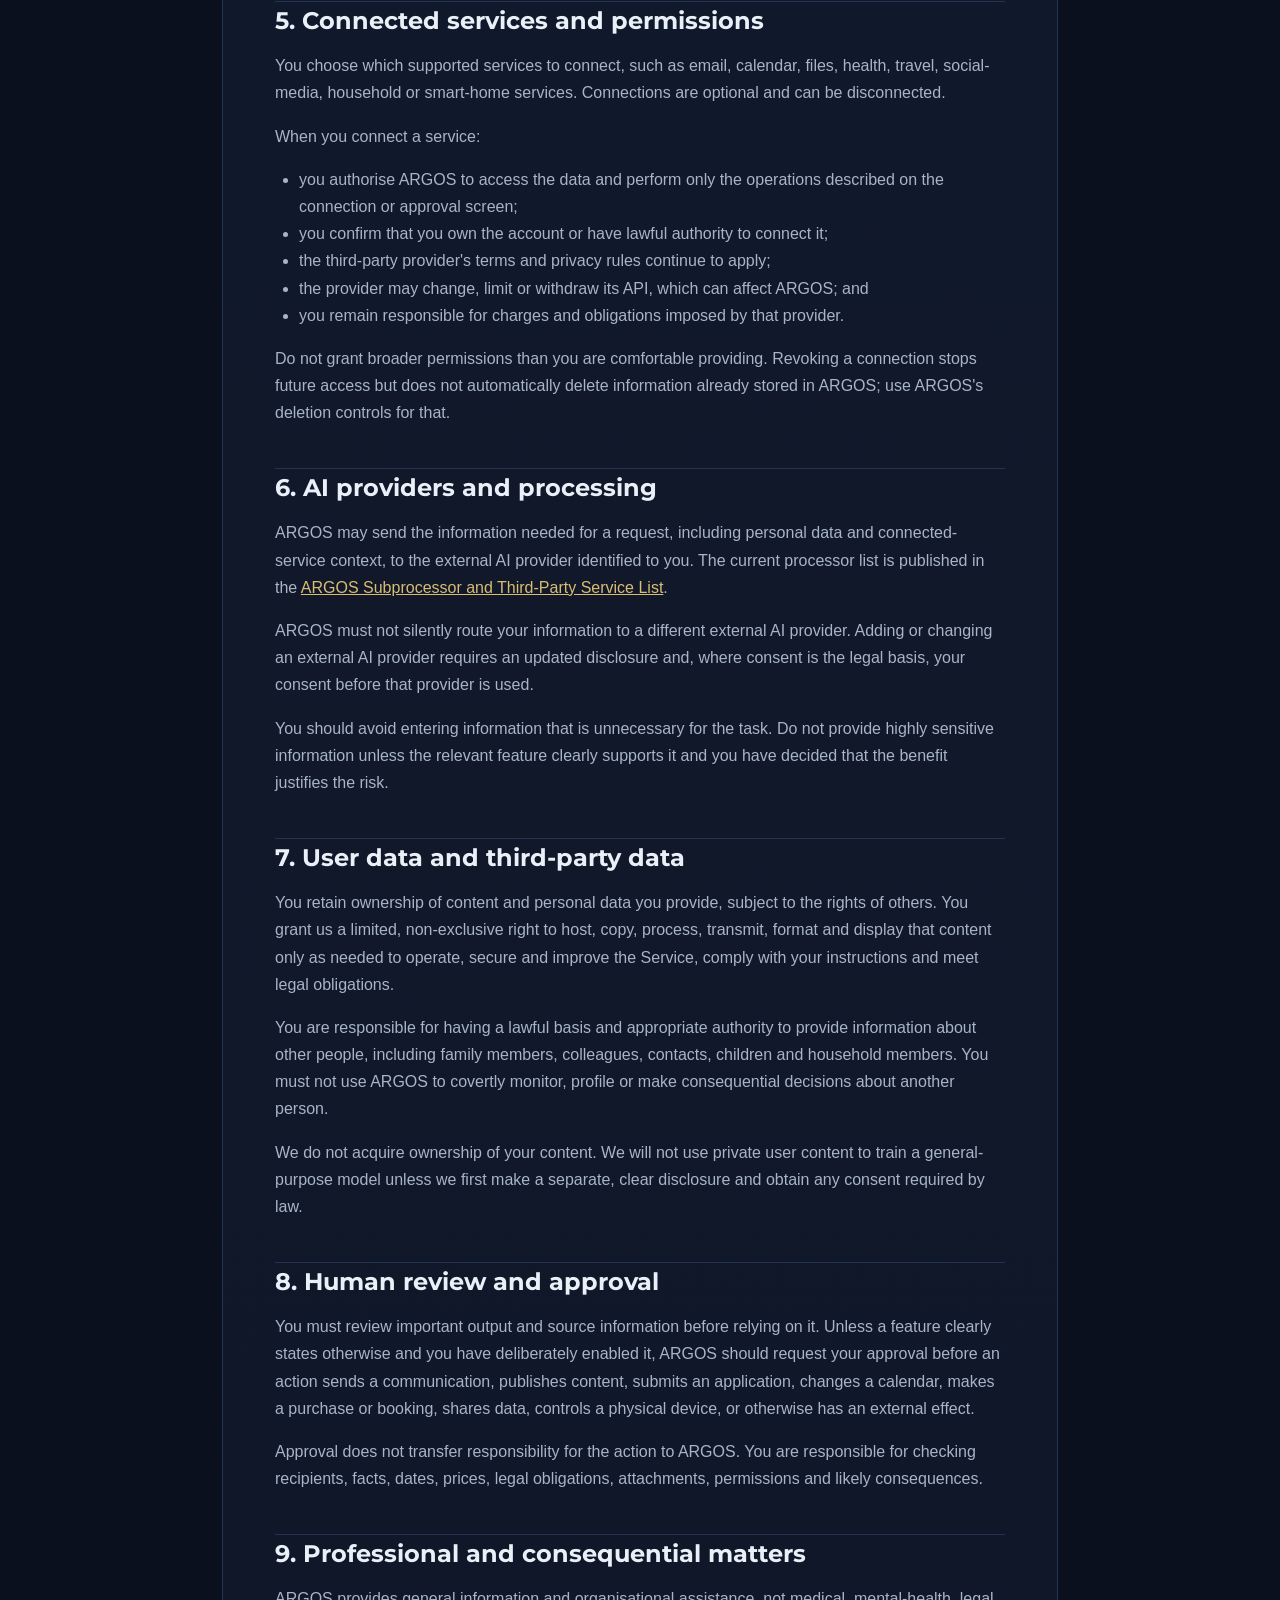
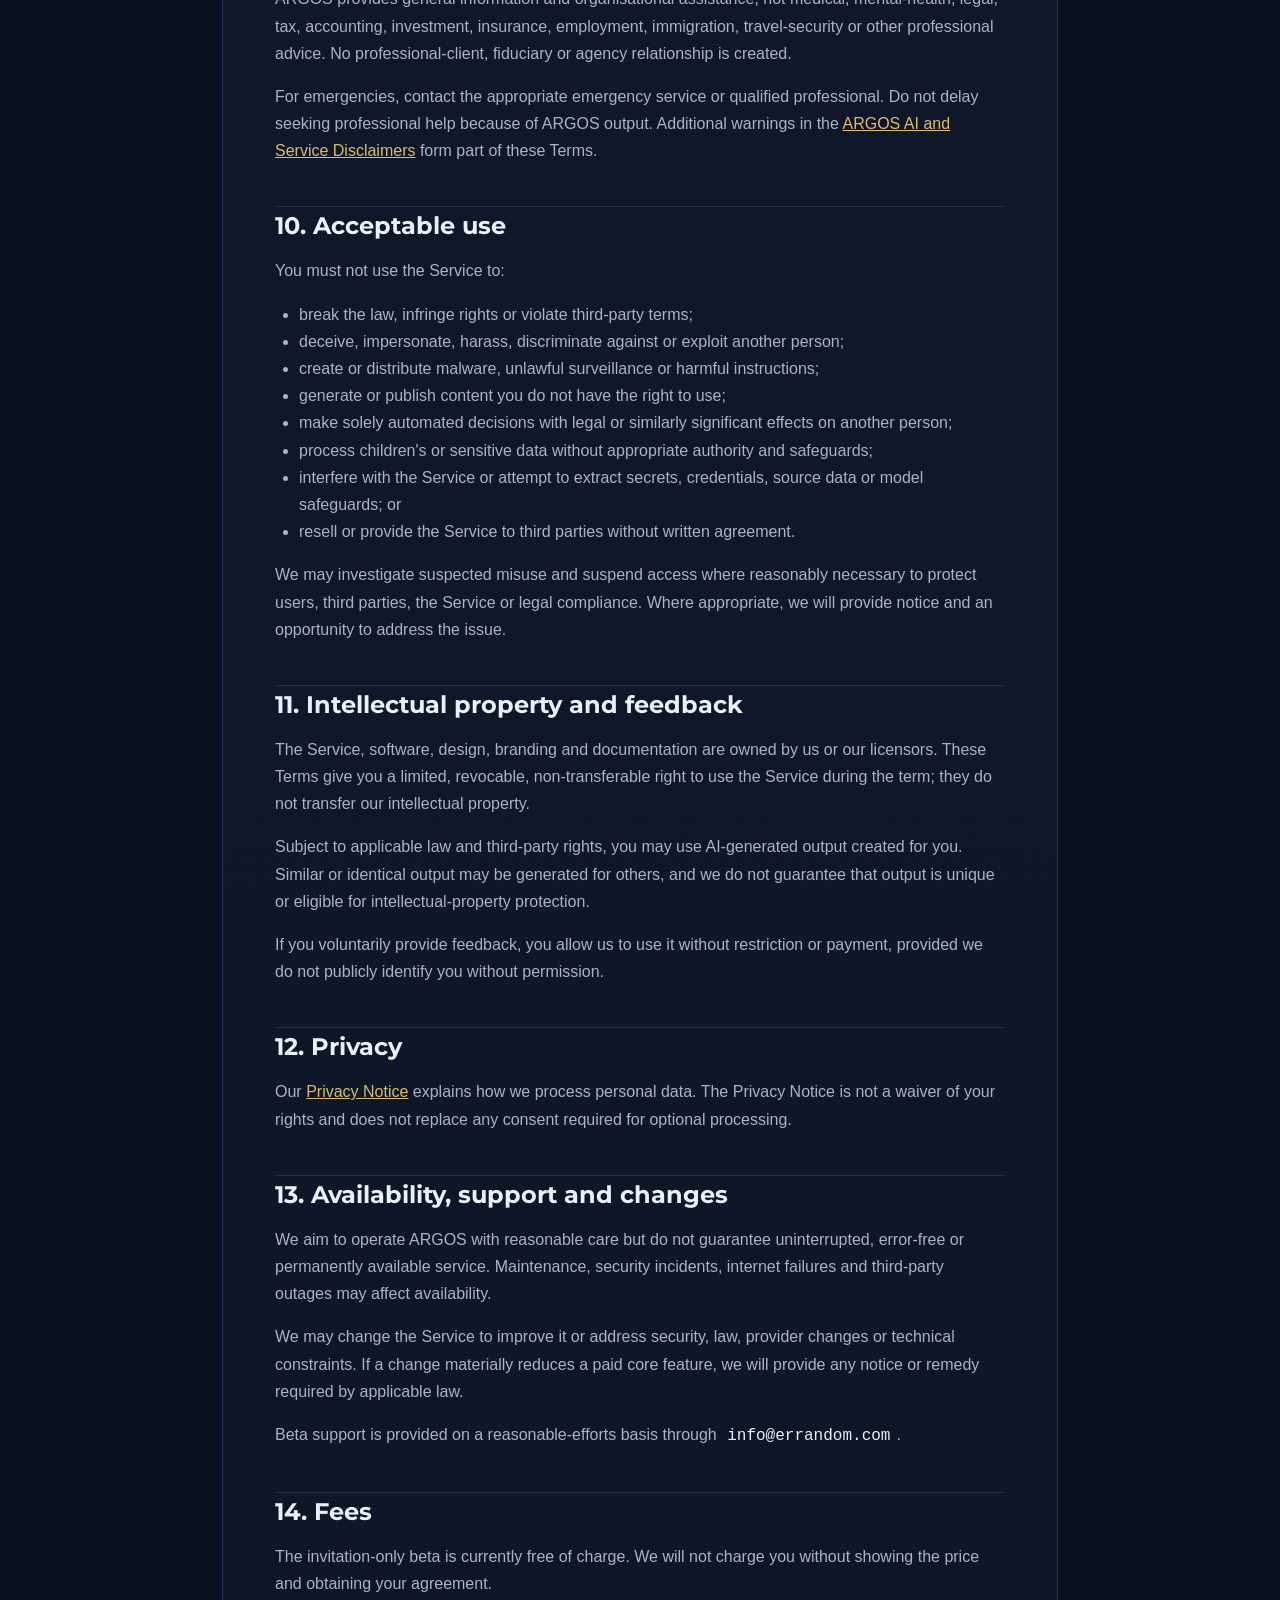
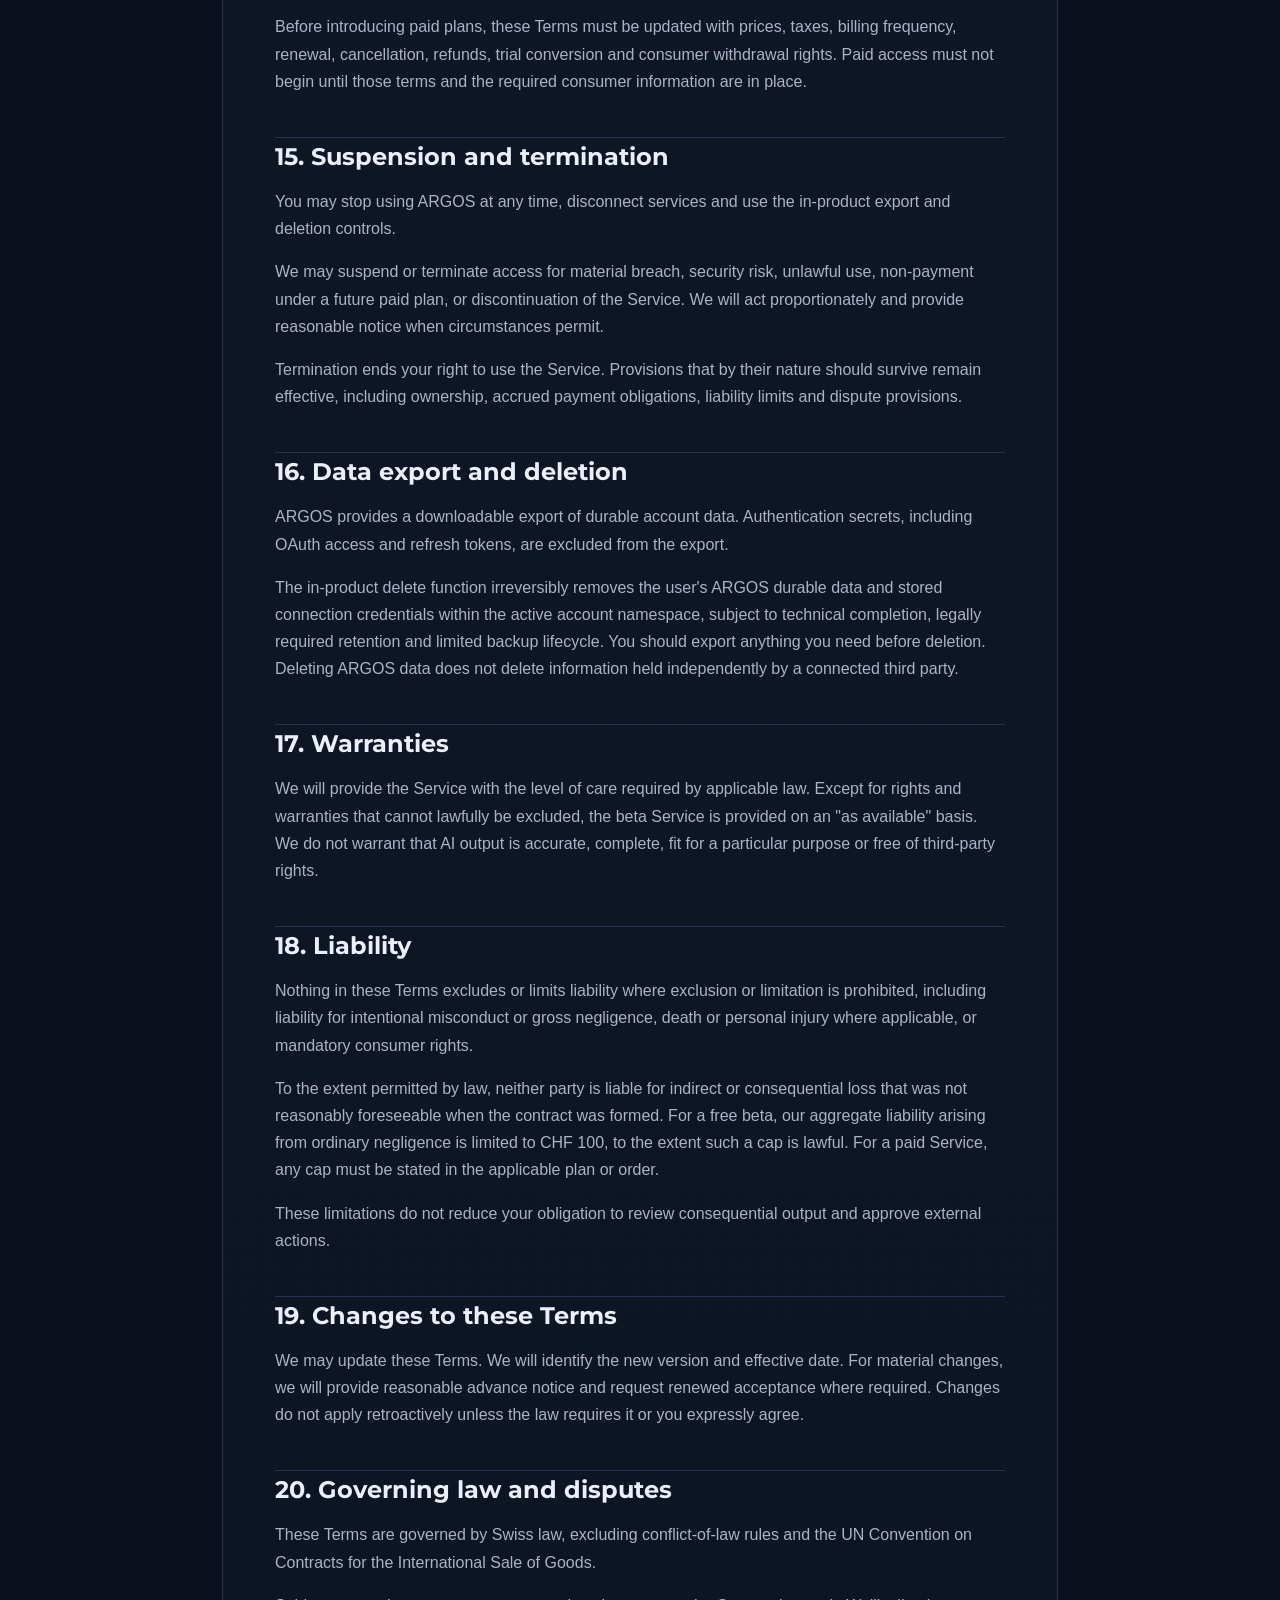
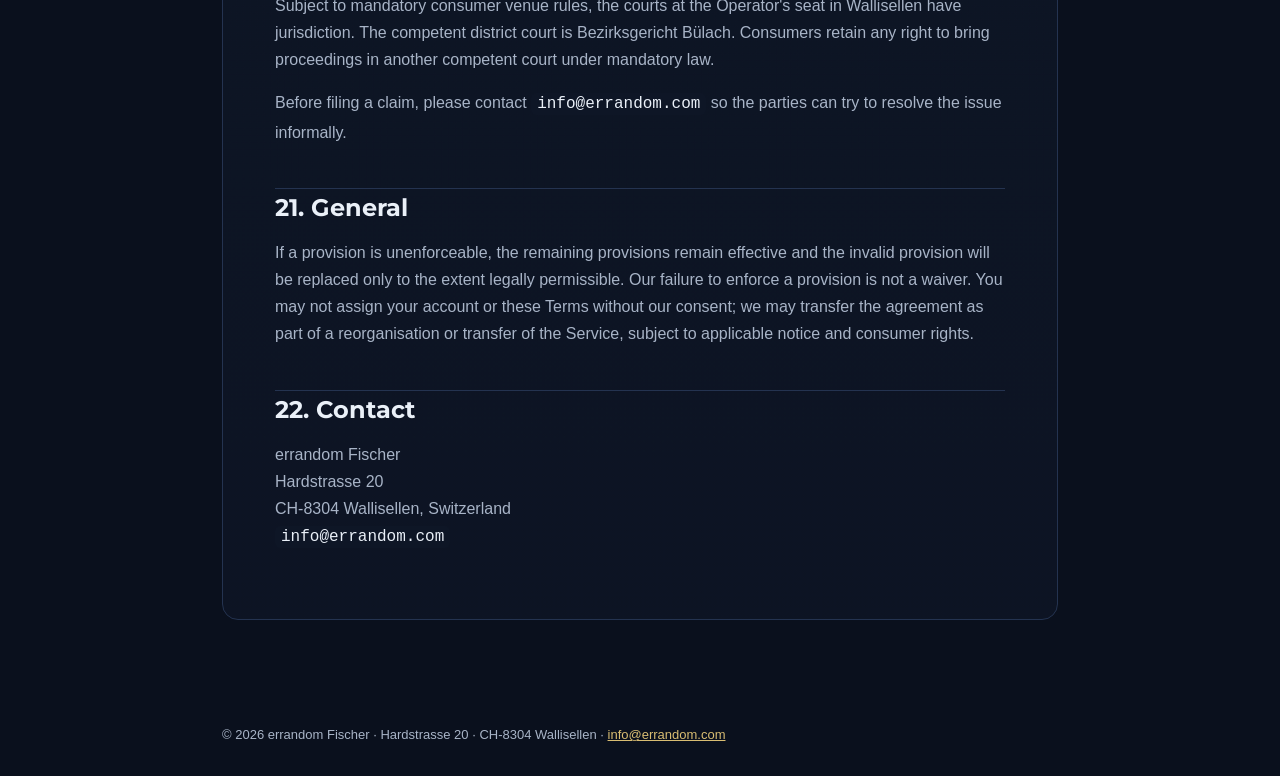
<file: legal/terms-and-conditions/index.html>
<!doctype html>
<html lang="en">
<head>
<meta charset="utf-8" />
<meta name="viewport" content="width=device-width, initial-scale=1" />
<meta name="color-scheme" content="dark" />
<title>Terms &amp; Conditions — errandom</title>
<meta name="description" content="Terms &amp; Conditions for ARGOS by errandom Fischer." />
<link rel="canonical" href="https://www.errandom.com/legal/terms-and-conditions/" />
<link rel="stylesheet" href="/legal/legal.css" />
<link rel="icon" href="data:image/svg+xml,%3Csvg xmlns='http://www.w3.org/2000/svg' viewBox='0 0 64 64'%3E%3Crect width='64' height='64' rx='14' fill='%230a101d'/%3E%3Ctext x='50%25' y='54%25' dominant-baseline='middle' text-anchor='middle' font-family='Segoe UI,Arial,sans-serif' font-weight='700' font-size='40' fill='%23d9bd72'%3Ee%3C/text%3E%3Ccircle cx='46' cy='44' r='4' fill='%23d9bd72'/%3E%3C/svg%3E" />
</head>
<body>
<header><div class="bar"><a class="brand" href="/">errandom.</a><nav aria-label="Legal documents"><a href="/">Home</a><a href="/legal/">Legal</a><a href="https://argos.errandom.com">ARGOS</a></nav></div></header>
<main><article><h1>ARGOS Terms &amp; Conditions</h1>
<blockquote>
<p>Version <code>1.0-beta</code> - Effective <code>17 August 2026</code></p>
</blockquote>
<h2>1. Operator and scope</h2>
<p>These Terms govern access to and use of ARGOS, an AI-assisted personal chief of
staff service (the <strong>Service</strong>) provided by <strong>errandom Fischer</strong>, a sole
proprietorship operated by Kenneth Fischer, Hardstrasse 20, CH-8304 Wallisellen,
Switzerland (<strong>we</strong>, <strong>us</strong>, or <strong>Operator</strong>).</p>
<p>Contact: <code>info@errandom.com</code>.</p>
<p>By creating an account or affirmatively accepting these Terms, you agree to them.
If you use the Service on behalf of an organisation, you confirm that you have
authority to bind that organisation. Mandatory rights that apply to you as a
consumer remain unaffected.</p>
<h2>2. Eligibility and beta access</h2>
<p>You must be at least 18 years old and legally capable of entering into a contract.
ARGOS is currently an invitation-only beta. Access is personal, limited,
revocable and may be subject to usage limits.</p>
<p>Beta features may be incomplete, change without notice, contain errors or become
temporarily unavailable. We may reset or discontinue beta features when reasonably
necessary for security, compliance or product development. You should keep your
own copies of important information and must not use the beta as the sole system
of record for critical matters.</p>
<h2>3. What ARGOS provides</h2>
<p>ARGOS uses software, rules and generative AI to organise information, create
drafts, identify priorities, make recommendations and, where supported and
authorised, interact with connected third-party services.</p>
<p>ARGOS is an AI system. Its output is generated probabilistically and can be
incorrect, incomplete, outdated, misleading or unsuitable for your circumstances.
ARGOS is not a human assistant and does not possess judgment, intent or awareness.</p>
<p>The Service is not designed for emergency response, medical diagnosis or
treatment, legal representation, regulated financial advice, credit or insurance
decisions, employment selection, safety-critical device control or any other use
where an error could reasonably cause death, personal injury, serious financial
loss or unlawful discrimination.</p>
<h2>4. Accounts and security</h2>
<p>You must provide accurate account information, keep your authentication methods
secure and notify us promptly at <code>info@errandom.com</code> if you suspect
unauthorised access. You are responsible for activity performed through your
account unless it results from a security failure for which we are legally
responsible.</p>
<p>You may not share an invitation or account, bypass access controls, probe the
Service for vulnerabilities without written authorisation, or use another
person's credentials.</p>
<h2>5. Connected services and permissions</h2>
<p>You choose which supported services to connect, such as email, calendar, files,
health, travel, social-media, household or smart-home services. Connections are
optional and can be disconnected.</p>
<p>When you connect a service:</p>
<ul>
<li>you authorise ARGOS to access the data and perform only the operations described
  on the connection or approval screen;</li>
<li>you confirm that you own the account or have lawful authority to connect it;</li>
<li>the third-party provider's terms and privacy rules continue to apply;</li>
<li>the provider may change, limit or withdraw its API, which can affect ARGOS; and</li>
<li>you remain responsible for charges and obligations imposed by that provider.</li>
</ul>
<p>Do not grant broader permissions than you are comfortable providing. Revoking a
connection stops future access but does not automatically delete information
already stored in ARGOS; use ARGOS's deletion controls for that.</p>
<h2>6. AI providers and processing</h2>
<p>ARGOS may send the information needed for a request, including personal data and
connected-service context, to the external AI provider identified to you. The
current processor list is published in the
<a href="/legal/subprocessors/">ARGOS Subprocessor and Third-Party Service List</a>.</p>
<p>ARGOS must not silently route your information to a different external AI
provider. Adding or changing an external AI provider requires an updated
disclosure and, where consent is the legal basis, your consent before that
provider is used.</p>
<p>You should avoid entering information that is unnecessary for the task. Do not
provide highly sensitive information unless the relevant feature clearly supports
it and you have decided that the benefit justifies the risk.</p>
<h2>7. User data and third-party data</h2>
<p>You retain ownership of content and personal data you provide, subject to the
rights of others. You grant us a limited, non-exclusive right to host, copy,
process, transmit, format and display that content only as needed to operate,
secure and improve the Service, comply with your instructions and meet legal
obligations.</p>
<p>You are responsible for having a lawful basis and appropriate authority to provide
information about other people, including family members, colleagues, contacts,
children and household members. You must not use ARGOS to covertly monitor,
profile or make consequential decisions about another person.</p>
<p>We do not acquire ownership of your content. We will not use private user content
to train a general-purpose model unless we first make a separate, clear disclosure
and obtain any consent required by law.</p>
<h2>8. Human review and approval</h2>
<p>You must review important output and source information before relying on it.
Unless a feature clearly states otherwise and you have deliberately enabled it,
ARGOS should request your approval before an action sends a communication,
publishes content, submits an application, changes a calendar, makes a purchase or
booking, shares data, controls a physical device, or otherwise has an external
effect.</p>
<p>Approval does not transfer responsibility for the action to ARGOS. You are
responsible for checking recipients, facts, dates, prices, legal obligations,
attachments, permissions and likely consequences.</p>
<h2>9. Professional and consequential matters</h2>
<p>ARGOS provides general information and organisational assistance, not medical,
mental-health, legal, tax, accounting, investment, insurance, employment,
immigration, travel-security or other professional advice. No professional-client,
fiduciary or agency relationship is created.</p>
<p>For emergencies, contact the appropriate emergency service or qualified
professional. Do not delay seeking professional help because of ARGOS output.
Additional warnings in the
<a href="/legal/legal-disclaimers/">ARGOS AI and Service Disclaimers</a>
form part of these Terms.</p>
<h2>10. Acceptable use</h2>
<p>You must not use the Service to:</p>
<ul>
<li>break the law, infringe rights or violate third-party terms;</li>
<li>deceive, impersonate, harass, discriminate against or exploit another person;</li>
<li>create or distribute malware, unlawful surveillance or harmful instructions;</li>
<li>generate or publish content you do not have the right to use;</li>
<li>make solely automated decisions with legal or similarly significant effects on
  another person;</li>
<li>process children's or sensitive data without appropriate authority and
  safeguards;</li>
<li>interfere with the Service or attempt to extract secrets, credentials, source
  data or model safeguards; or</li>
<li>resell or provide the Service to third parties without written agreement.</li>
</ul>
<p>We may investigate suspected misuse and suspend access where reasonably necessary
to protect users, third parties, the Service or legal compliance. Where
appropriate, we will provide notice and an opportunity to address the issue.</p>
<h2>11. Intellectual property and feedback</h2>
<p>The Service, software, design, branding and documentation are owned by us or our
licensors. These Terms give you a limited, revocable, non-transferable right to use
the Service during the term; they do not transfer our intellectual property.</p>
<p>Subject to applicable law and third-party rights, you may use AI-generated output
created for you. Similar or identical output may be generated for others, and we
do not guarantee that output is unique or eligible for intellectual-property
protection.</p>
<p>If you voluntarily provide feedback, you allow us to use it without restriction
or payment, provided we do not publicly identify you without permission.</p>
<h2>12. Privacy</h2>
<p>Our <a href="/legal/privacy-notice/">Privacy Notice</a> explains how we process personal data. The
Privacy Notice is not a waiver of your rights and does not replace any consent
required for optional processing.</p>
<h2>13. Availability, support and changes</h2>
<p>We aim to operate ARGOS with reasonable care but do not guarantee uninterrupted,
error-free or permanently available service. Maintenance, security incidents,
internet failures and third-party outages may affect availability.</p>
<p>We may change the Service to improve it or address security, law, provider changes
or technical constraints. If a change materially reduces a paid core feature, we
will provide any notice or remedy required by applicable law.</p>
<p>Beta support is provided on a reasonable-efforts basis through
<code>info@errandom.com</code>.</p>
<h2>14. Fees</h2>
<p>The invitation-only beta is currently free of charge. We will not
charge you without showing the price and obtaining your agreement.</p>
<p>Before introducing paid plans, these Terms must be updated with prices, taxes,
billing frequency, renewal, cancellation, refunds, trial conversion and consumer
withdrawal rights. Paid access must not begin until those terms and the required
consumer information are in place.</p>
<h2>15. Suspension and termination</h2>
<p>You may stop using ARGOS at any time, disconnect services and use the in-product
export and deletion controls.</p>
<p>We may suspend or terminate access for material breach, security risk, unlawful
use, non-payment under a future paid plan, or discontinuation of the Service. We
will act proportionately and provide reasonable notice when circumstances permit.</p>
<p>Termination ends your right to use the Service. Provisions that by their nature
should survive remain effective, including ownership, accrued payment obligations,
liability limits and dispute provisions.</p>
<h2>16. Data export and deletion</h2>
<p>ARGOS provides a downloadable export of durable account data. Authentication
secrets, including OAuth access and refresh tokens, are excluded from the export.</p>
<p>The in-product delete function irreversibly removes the user's ARGOS durable data
and stored connection credentials within the active account namespace, subject to
technical completion, legally required retention and limited backup lifecycle.
You should export anything you need before deletion. Deleting ARGOS data does not
delete information held independently by a connected third party.</p>
<h2>17. Warranties</h2>
<p>We will provide the Service with the level of care required by applicable law.
Except for rights and warranties that cannot lawfully be excluded, the beta
Service is provided on an "as available" basis. We do not warrant that AI output
is accurate, complete, fit for a particular purpose or free of third-party rights.</p>
<h2>18. Liability</h2>
<p>Nothing in these Terms excludes or limits liability where exclusion or limitation
is prohibited, including liability for intentional misconduct or gross
negligence, death or personal injury where applicable, or mandatory consumer
rights.</p>
<p>To the extent permitted by law, neither party is liable for indirect or
consequential loss that was not reasonably foreseeable when the contract was
formed. For a free beta, our aggregate liability arising from ordinary negligence
is limited to CHF 100, to the extent such a cap is lawful. For a paid Service, any
cap must be stated in the applicable plan or order.</p>
<p>These limitations do not reduce your obligation to review consequential output
and approve external actions.</p>
<h2>19. Changes to these Terms</h2>
<p>We may update these Terms. We will identify the new version and effective date.
For material changes, we will provide reasonable advance notice and request renewed
acceptance where required. Changes do not apply retroactively unless the law
requires it or you expressly agree.</p>
<h2>20. Governing law and disputes</h2>
<p>These Terms are governed by Swiss law, excluding conflict-of-law rules and the UN
Convention on Contracts for the International Sale of Goods.</p>
<p>Subject to mandatory consumer venue rules, the courts at the Operator's seat in
Wallisellen have jurisdiction. The competent district court is Bezirksgericht
Bülach. Consumers retain any right
to bring proceedings in another competent court under mandatory law.</p>
<p>Before filing a claim, please contact <code>info@errandom.com</code> so the parties can
try to resolve the issue informally.</p>
<h2>21. General</h2>
<p>If a provision is unenforceable, the remaining provisions remain effective and
the invalid provision will be replaced only to the extent legally permissible.
Our failure to enforce a provision is not a waiver. You may not assign your
account or these Terms without our consent; we may transfer the agreement as part
of a reorganisation or transfer of the Service, subject to applicable notice and
consumer rights.</p>
<h2>22. Contact</h2>
<p>errandom Fischer<br>
Hardstrasse 20<br>
CH-8304 Wallisellen, Switzerland<br>
<code>info@errandom.com</code></p></article></main>
<footer>© 2026 errandom Fischer · Hardstrasse 20 · CH-8304 Wallisellen · <a href="mailto:info@errandom.com">info@errandom.com</a></footer>
</body>
</html>
</file>
<file: civic/civic.css>
@font-face{font-family:Montserrat;font-style:normal;font-weight:600;font-display:swap;src:url("/fonts/montserrat-600.woff2") format("woff2")}
@font-face{font-family:Montserrat;font-style:normal;font-weight:700;font-display:swap;src:url("/fonts/montserrat-700.woff2") format("woff2")}
:root{color-scheme:light;--ink:#17243a;--muted:#526075;--paper:#f7f6f2;--navy:#0a101d;--gold:#d9bd72;--line:#c9cdd3;--title:Montserrat,system-ui,sans-serif}
*{box-sizing:border-box}
html{scroll-padding-top:100px}
body{margin:0;background:var(--paper);color:var(--ink);font:17px/1.7 system-ui,-apple-system,"Segoe UI",sans-serif}
a{color:#274974;text-underline-offset:4px}
a:hover{text-decoration-thickness:2px}
button,input,select{font:inherit}
button,a,input,select,summary{touch-action:manipulation}
:focus-visible{outline:3px solid #735816;outline-offset:4px}
[hidden]{display:none!important}
.wrap{width:min(1120px,100% - 48px);margin-inline:auto}
.skip-link{position:absolute;left:20px;top:-100px;background:var(--gold);color:var(--navy);padding:12px;z-index:30}
.skip-link:focus{top:10px}
.site-header{background:var(--navy);color:white;border-bottom:1px solid #35445d}
.bar{display:flex;align-items:center;justify-content:space-between;gap:24px;padding-block:20px}
.brand{color:var(--gold);font:700 19px var(--title);text-decoration:none;letter-spacing:.12em}
.brand span{color:#fff;font-size:14px;letter-spacing:0;margin-left:14px}
nav{display:flex;gap:22px;flex-wrap:wrap}
nav a{color:#edf0f6;font-size:14px;padding-block:8px}
h1,h2,h3,h4{font-family:var(--title);line-height:1.2;overflow-wrap:anywhere}
h1{font-size:clamp(38px,6vw,68px);letter-spacing:-.045em;margin:0 0 24px}
h2{font-size:clamp(28px,4vw,40px);letter-spacing:-.035em;margin:0 0 20px}
h3{font-size:23px;margin:0 0 16px}
h4{font-size:18px;margin:0 0 12px}
p{margin:0 0 18px}
.lead{font-size:clamp(19px,2.3vw,23px);max-width:750px}
.eyebrow{font:600 11px/1.7 var(--title);text-transform:uppercase;letter-spacing:.16em;color:#6e5620;margin:0 0 20px}
.muted,.micro{color:var(--muted)}
.micro{font-size:13px;line-height:1.7}
.hero{display:grid;grid-template-columns:1.4fr 1fr;gap:52px;align-items:center;padding-block:70px 56px}
.hero-aside{background:var(--navy);color:#edf0f6;border-radius:18px;padding:30px}
.hero-aside .eyebrow,.hero-aside a{color:var(--gold)}
.hero-aside .micro{color:#b8c4d5}
.hero-aside h2{font-size:28px}
.actions{display:flex;flex-wrap:wrap;gap:12px;margin-block:26px 16px}
.button{display:inline-flex;align-items:center;justify-content:center;min-height:48px;padding:12px 20px;border:1px solid #768397;border-radius:8px;font-weight:650;font-size:15px;text-decoration:none;cursor:pointer;color:var(--ink);background:transparent;text-align:center}
.button.primary{background:var(--navy);color:#fff;border-color:var(--navy)}
.button.gold{background:var(--gold);color:var(--navy);border-color:var(--gold)}
.button:hover{text-decoration:none;border-color:#735816}
.button:disabled{cursor:not-allowed;opacity:.65}
.section{padding-block:60px;border-top:1px solid var(--line)}
.section-heading{max-width:790px;margin-bottom:28px}
.section-heading>p{color:var(--muted)}
.promise{display:flex;gap:12px 30px;flex-wrap:wrap;padding-block:18px;border-block:1px solid var(--line);font-size:14px}
.promise p{margin:0}
.grid{display:grid;grid-template-columns:repeat(2,minmax(0,1fr));gap:20px}
.card{padding:28px;border:1px solid var(--line);border-radius:14px;background:#fff;min-width:0}
.card p{font-size:16px}
.pill{display:inline-block;border:1px solid #9a8655;border-radius:30px;padding:4px 11px;color:#664c13;background:#f4ecda;font-size:11px;font-weight:700;margin-bottom:18px}
.status-note{border-left:3px solid #9a792f;padding:14px 18px;background:#eee8db;font-size:14px;margin:22px 0}
.reading-steps{display:grid;grid-template-columns:repeat(3,minmax(0,1fr));gap:25px}
.reading-steps p{font-size:15px;color:var(--muted)}
.reading-steps h3{font-size:19px}
.pricing{background:#eeeae1}
.price-card{display:flex;flex-direction:column}
.price-card.free{border:2px solid var(--navy)}
.price{font:700 43px/1.3 var(--title);margin-block:14px}
.price span{display:block;font:400 14px/1.6 system-ui;margin-top:8px;color:var(--muted)}
.check-list{padding-left:20px;margin:8px 0 24px}
.check-list li{padding-left:4px;margin-bottom:12px;font-size:15px}
.price-card .button{margin-top:auto}
.comparison{display:grid;grid-template-columns:1fr 1fr;gap:24px}
.brief{background:#fff;padding:30px;border:1px solid var(--line);border-radius:14px;margin-block:24px}
.brief h3{font-size:30px}
details{border-top:1px solid var(--line);padding-block:15px}
summary{cursor:pointer;font-weight:650;padding:4px}
details p{margin:18px 4px 8px;font-size:15px}
.form-panel{max-width:660px;background:white;border:1px solid var(--line);border-radius:14px;padding:28px}
.field{margin-bottom:20px}
label{display:block;font-weight:600;font-size:15px;margin-bottom:7px}
input[type=email],select{width:100%;min-height:48px;border:1px solid #788599;border-radius:7px;padding:12px;background:white;color:var(--ink)}
.check-label{display:flex;gap:12px;align-items:flex-start;font-size:14px;font-weight:400}
input[type=checkbox]{width:20px;height:20px;flex-shrink:0;margin-top:4px;accent-color:var(--navy)}
.feedback{margin-top:20px;overflow-wrap:anywhere}
.footer{background:var(--navy);color:#b8c4d5;padding-block:32px}
.footer a{color:var(--gold)}
.footer .bar{align-items:flex-start;padding-block:0}
.footer p{font-size:13px;max-width:650px}
.footer nav{gap:10px 22px}
.account{max-width:780px;padding-block:55px 80px;min-height:65vh}
.account .card{margin-block:22px}
.account h1{font-size:40px}
@media(max-width:760px){
 .wrap{width:calc(100% - 36px)}
 .hero,.grid,.comparison,.reading-steps{grid-template-columns:1fr}
 .hero{gap:28px;padding-block:44px}
 .bar{align-items:flex-start;gap:16px;flex-direction:column}
 .bar nav{gap:12px 20px}
 .section{padding-block:44px}
 .card,.brief,.form-panel{padding:22px}
 .hero-aside{padding:25px}
 .footer .bar{gap:24px}
}
@media(max-width:380px){.actions{flex-direction:column}.brand span{display:block;margin:10px 0 0}.price{font-size:36px}}
@media(prefers-reduced-motion:reduce){html{scroll-behavior:auto}}
@media print{.site-header,.footer,.actions,#start,#mitgliedschaft{display:none}.wrap{width:100%}.hero{display:block;padding:0}.hero-aside{display:none}details{display:block}.brief{break-before:page;border:0}.section{padding:20px 0}}
</file>
<file: consulting/consulting.css>
@font-face{font-family:Montserrat;font-style:normal;font-weight:600;font-display:swap;src:url("/fonts/montserrat-600.woff2") format("woff2")}
@font-face{font-family:Montserrat;font-style:normal;font-weight:700;font-display:swap;src:url("/fonts/montserrat-700.woff2") format("woff2")}
:root{color-scheme:dark;--bg:#0a101d;--panel:#141e33;--panel-deep:#0e1626;--line:#35445d;--text:#eaf0f8;--dim:#a6b3c7;--gold:#d9bd72;--title:Montserrat,system-ui,sans-serif;--max:1120px}
*{box-sizing:border-box}
html{scroll-behavior:smooth;scroll-padding-top:110px}
body{margin:0;background:var(--bg);color:var(--text);font:16px/1.65 system-ui,-apple-system,"Segoe UI",sans-serif;-webkit-font-smoothing:antialiased}
a{color:var(--gold);text-underline-offset:4px}
a:hover{text-decoration-thickness:2px}
button,input,textarea,select{font:inherit}
button,a,input,select,textarea,summary{touch-action:manipulation}
:focus-visible{outline:3px solid var(--gold);outline-offset:5px}
[hidden]{display:none!important}
.wrap{width:min(var(--max),100% - 48px);margin-inline:auto}
.skip-link{position:absolute;top:-100px;left:20px;z-index:100;padding:12px 20px;background:var(--gold);color:var(--bg);font-weight:700}
.skip-link:focus{top:12px}
.site-header{position:sticky;top:0;z-index:10;background:var(--bg);border-bottom:1px solid var(--line)}
.header-inner{display:flex;align-items:center;justify-content:space-between;gap:24px;padding-block:16px}
.brand{font:700 20px var(--title);letter-spacing:.22em;text-decoration:none}
.brand span{color:var(--text)}
.site-header nav{display:flex;align-items:center;gap:24px;flex-wrap:wrap}
.site-header nav a{font-size:14px;color:var(--text);text-decoration:none;padding-block:8px}
.site-header nav .nav-cta{color:var(--gold);border:1px solid var(--line);border-radius:8px;padding:8px 16px}
.eyebrow{font:600 11px/1.7 var(--title);letter-spacing:.17em;text-transform:uppercase;color:var(--gold);margin:0 0 18px}
h1,h2,h3,h4{font-family:var(--title);line-height:1.2;overflow-wrap:break-word}
h1{font-size:clamp(44px,6.3vw,76px);letter-spacing:-.045em;margin:0 0 24px}
h2{font-size:clamp(29px,4.2vw,45px);letter-spacing:-.035em;margin:0 0 22px}
h1 span,h2 span{color:var(--gold)}
h3{font-size:21px;margin:0 0 16px}
h4{font-size:18px;margin:0 0 14px}
p{margin:0 0 18px}
.lead{font-size:clamp(18px,2.1vw,21px);line-height:1.6;color:var(--text)}
.hero{display:grid;grid-template-columns:1.35fr 1fr;gap:60px;align-items:center;padding-block:86px 74px}
.hero-description{max-width:620px;color:var(--dim)}
.hero-note{position:relative;background:linear-gradient(145deg,#1b2942,var(--panel-deep));border:1px solid var(--line);border-radius:20px;padding:32px}
.hero-note::before{content:"";position:absolute;top:-1px;left:32px;width:62px;height:3px;background:var(--gold)}
.hero-note h2{font-size:30px}
.task-list{padding:0;list-style:none;margin:28px 0}
.task-list li{display:flex;align-items:flex-start;gap:14px;padding-block:16px;border-top:1px solid var(--line)}
.task-symbol{color:var(--gold);font:600 12px var(--title);padding-top:6px}
.task-list strong{font-size:15px;display:block;margin-bottom:4px}
.task-list div>span{display:block;color:var(--dim);font-size:14px}
.note-footer{border-top:1px solid var(--line);padding-top:18px;font-size:12px;color:var(--dim)}
.status-dot{display:inline-block;width:7px;height:7px;border-radius:50%;background:var(--gold);margin-right:8px}
.actions{display:flex;gap:12px;flex-wrap:wrap;margin-block:28px 16px}
.button{display:inline-flex;align-items:center;justify-content:center;gap:10px;min-height:48px;padding:12px 18px;border:1px solid var(--line);border-radius:9px;font-size:14px;font-weight:700;text-decoration:none;cursor:pointer;text-align:center;line-height:1.5}
.button.primary{background:var(--gold);color:var(--bg);border-color:var(--gold)}
.button.secondary{color:var(--text);background:transparent}
.button:hover{text-decoration:none;filter:brightness(1.1);border-color:var(--gold)}
.micro{font-size:13px;color:var(--dim);line-height:1.65;margin-top:14px}
.promise-strip{border-block:1px solid var(--line);background:var(--panel-deep)}
.promise-strip ul{display:flex;justify-content:space-between;gap:16px;flex-wrap:wrap;list-style:none;padding-block:20px;padding-left:0;font-size:13px;color:var(--dim)}
.promise-strip li::before{content:"+";color:var(--gold);margin-right:10px}
.section{padding-block:80px}
.section-heading{max-width:760px;margin-bottom:34px}
.section-heading>p:not(.eyebrow){color:var(--dim);max-width:690px}
.three-grid{display:grid;grid-template-columns:repeat(3,minmax(0,1fr));gap:20px}
.service-card{border:1px solid var(--line);border-radius:14px;padding:26px;background:var(--panel-deep)}
.service-card>p{color:var(--dim);font-size:15px}
.card-index{display:block;font:600 12px var(--title);color:var(--gold);margin-bottom:26px}
.example{border-top:1px solid var(--line);margin-top:24px;padding-top:18px;font-size:13px}
.example strong{color:var(--gold);font-size:11px;letter-spacing:.08em;text-transform:uppercase}
.example p{margin:8px 0 0;color:var(--dim)}
.pricing-section,.about-section,.enquiry-section{background:var(--panel-deep);border-block:1px solid var(--line)}
.main-offers{display:grid;grid-template-columns:1fr 1fr;gap:24px;align-items:stretch}
.price-card{display:flex;flex-direction:column;border:1px solid var(--line);border-radius:16px;padding:30px;background:var(--bg);min-width:0}
.price-card.featured{border-color:var(--gold);background:linear-gradient(135deg,#25283a,var(--panel))}
.price-card>p:not(.price,.eyebrow){color:var(--dim)}
.price{font:700 clamp(38px,4vw,48px)/1.3 var(--title);letter-spacing:-.03em;margin:6px 0 20px;white-space:nowrap}
.currency{font:600 12px var(--title);color:var(--gold);letter-spacing:0}
.period{font:400 15px system-ui,sans-serif;color:var(--dim);letter-spacing:0}
.check-list{padding-left:20px;margin:4px 0 26px;color:var(--dim);font-size:14px}
.check-list li{padding-left:4px;margin-bottom:12px}
.check-list li::marker{color:var(--gold)}
.price-card .button{margin-top:auto;align-self:stretch}
.price-card .micro{margin-bottom:0}
.specialist-heading{margin:48px 0 24px}
.specialist-heading h3{margin-bottom:8px}
.specialist-heading p{color:var(--dim);font-size:15px}
.compact{padding:24px}
.compact>p{font-size:14px}
.small-price{font:700 23px/1.5 var(--title);color:var(--text)!important;margin-bottom:20px}
.small-price span{display:block;font:400 13px system-ui,sans-serif;color:var(--dim)}
.text-link{display:inline-flex;align-items:center;gap:10px;padding-block:10px;font-size:14px;font-weight:600}
.compact .text-link{margin-top:auto}
.scope-note{border-left:2px solid var(--gold);padding-left:22px;margin-top:28px;max-width:930px}
.scope-note strong{font-size:14px}
.scope-note p{font-size:13px;color:var(--dim);margin:8px 0 0}
.ai-section{border-bottom:1px solid var(--line);background:linear-gradient(160deg,var(--bg),var(--panel-deep))}
.ai-offers .price-card{padding:26px}
.ai-offers .micro{margin-top:auto;margin-bottom:20px}
.ai-offers .button{margin-top:0}
.ai-evidence{display:grid;grid-template-columns:repeat(2,minmax(0,1fr));gap:28px}
.ai-evidence h3{font-size:17px}
.process-grid{display:grid;grid-template-columns:repeat(3,minmax(0,1fr));gap:32px;counter-reset:step;list-style:none;padding:0;margin:0}
.process-grid li{border-top:1px solid var(--line);padding-top:24px;counter-increment:step}
.process-grid li::before{content:"0" counter(step);display:block;color:var(--gold);font:600 13px var(--title);margin-bottom:24px}
.process-grid h3{font-size:18px}
.process-grid p{font-size:15px;color:var(--dim)}
.about-grid{display:grid;grid-template-columns:1.2fr 1fr;gap:60px;align-items:center}
.about-grid>div>p:not(.eyebrow,.lead){color:var(--dim)}
.principles{border:1px solid var(--line);border-radius:14px;padding:28px;background:var(--bg)}
.principles .check-list{margin-bottom:0}
.principles strong{color:var(--text)}
.faq-section{display:grid;grid-template-columns:.9fr 1.2fr;gap:60px}
.faq-list details{border-bottom:1px solid var(--line)}
.faq-list details:first-child{border-top:1px solid var(--line)}
.faq-list summary{cursor:pointer;padding:20px 4px;font-weight:600;font-size:15px}
.faq-list details p{font-size:14px;color:var(--dim);padding:0 4px 4px}
.faq-list details[open] summary{color:var(--gold)}
.enquiry-grid{display:grid;grid-template-columns:1fr 1.1fr;gap:70px;align-items:start}
.email-address{font-size:20px;overflow-wrap:anywhere}
.enquiry-panel{background:var(--panel);border:1px solid var(--line);border-radius:16px;padding:30px;min-width:0}
.enquiry-panel h3{font-size:22px}
.field{margin-block:20px}
label{display:block;font-size:14px;font-weight:600;margin-bottom:7px}
label span{font-weight:400;color:var(--dim)}
input,select,textarea{width:100%;min-width:0;min-height:46px;background:var(--bg);color:var(--text);border:1px solid var(--line);border-radius:7px;padding:11px 12px;font-size:16px}
select{max-width:100%}
textarea{resize:vertical;line-height:1.5}
.field .micro{margin-top:7px}
.enquiry-panel form>.button{width:100%}
.email-preview{margin-top:26px;padding-top:24px;border-top:1px solid var(--line)}
.email-preview h4{font-size:17px}
.email-preview .button{margin-top:14px}
.site-footer{display:flex;justify-content:space-between;align-items:flex-start;gap:28px;padding-block:38px}
.site-footer p{font-size:12px;color:var(--dim);margin:14px 0 0}
.site-footer nav{display:flex;flex-wrap:wrap;gap:12px 22px;max-width:420px;justify-content:flex-end}
.site-footer nav a{color:var(--dim);font-size:13px;padding-block:8px}
@media(max-width:980px){
  .hero{gap:28px;grid-template-columns:1.2fr 1fr}
  .hero-note{padding:24px}
  .hero-note h2{font-size:25px}
  .three-grid{gap:14px}
  .service-card,.compact{padding:20px}
  .about-grid,.enquiry-grid,.faq-section{gap:32px}
}
@media(max-width:760px){
  html{scroll-padding-top:135px}
  .wrap{width:calc(100% - 36px)}
  .hero{grid-template-columns:1fr;padding-block:48px;gap:28px}
  .hero-copy{max-width:620px}
  .hero-note h2 br{display:none}
  .hero-note{max-width:620px}
  .hero-note .task-list{margin-block:18px}
  .section{padding-block:52px}
  .three-grid,.process-grid,.about-grid,.enquiry-grid,.faq-section,.ai-evidence{grid-template-columns:1fr}
  .main-offers{grid-template-columns:1fr}
  .price-card{padding:24px}
  .process-grid{gap:22px}
  .process-grid li::before{margin-bottom:14px}
  .section-heading{margin-bottom:26px}
  .promise-strip ul{display:grid;grid-template-columns:1fr 1fr;gap:12px;font-size:12px}
  .site-footer{flex-direction:column}
  .site-footer nav{justify-content:flex-start}
}
@media(max-width:460px){
  .header-inner{gap:12px;flex-wrap:wrap;padding-block:12px}
  .brand{font-size:18px}
  .site-header nav{gap:8px;width:100%;justify-content:space-between}
  .site-header nav a{font-size:13px}
  .actions{flex-direction:column}
  .actions .button{width:100%}
  .enquiry-panel{padding:20px}
  .price{font-size:40px}
}
@media(prefers-reduced-motion:reduce){html{scroll-behavior:auto}}
@media(forced-colors:active){.button,.price-card,.service-card,.hero-note,.principles,.enquiry-panel{border:1px solid ButtonText}}
</file>
<file: coveriq/coveriq.css>
@font-face {
  font-family: Montserrat;
  font-style: normal;
  font-weight: 700;
  font-display: swap;
  src: url("/fonts/montserrat-700.woff2") format("woff2");
}
:root {
  color-scheme: dark;
  --bg: #0a101d;
  --panel: #141e33;
  --line: #35445d;
  --text: #eaf0f8;
  --dim: #afbdd2;
  --gold: #d9bd72;
}
* { box-sizing: border-box; }
body {
  margin: 0;
  background: var(--bg);
  color: var(--text);
  font: 1rem/1.65 system-ui, sans-serif;
}
a { color: var(--gold); text-underline-offset: .25em; }
a:focus-visible { outline: 3px solid var(--gold); outline-offset: 5px; }
.wrap { max-width: 65rem; margin-inline: auto; padding-inline: 1.4rem; }
nav { display: flex; flex-wrap: wrap; justify-content: space-between; gap: 1rem; padding-block: 1.3rem; }
.brand, h1, h2, h3 { font-family: Montserrat, system-ui, sans-serif; }
.brand { font-size: 1.2rem; font-weight: 700; letter-spacing: .2em; text-decoration: none; }
.hero { padding-block: 4rem 3rem; }
.eyebrow { color: var(--gold); letter-spacing: .12em; text-transform: uppercase; }
h1 { font-size: clamp(2.2rem, 1.5rem + 4vw, 4rem); line-height: 1.15; margin-block: 1rem; }
h2 { font-size: clamp(1.5rem, 1rem + 2vw, 2rem); line-height: 1.3; }
.lead { max-width: 46rem; font-size: 1.2rem; color: var(--dim); }
p { max-width: 52rem; overflow-wrap: break-word; }
.muted { color: var(--dim); }
.small { font-size: .9rem; }
.actions { display: flex; align-items: center; flex-wrap: wrap; gap: 1.3rem; margin-block: 1.5rem; }
.button { display: inline-block; padding: .8rem 1.2rem; border-radius: .5rem; background: var(--gold); color: var(--bg); font-weight: 700; text-decoration: none; }
.button:hover { text-decoration: underline; }
section { padding-block: 2rem; border-top: 1px solid var(--line); }
.grid { display: grid; grid-template-columns: repeat(auto-fit, minmax(min(100%, 16rem), 1fr)); gap: 1rem; }
article { padding: 1.3rem; background: var(--panel); border: 1px solid var(--line); border-radius: .8rem; }
article h3 { margin-top: 0; }
article p { color: var(--dim); }
footer { border-top: 1px solid var(--line); padding-block: 1.5rem; color: var(--dim); font-size: .9rem; }
.skip { position: absolute; top: -100px; left: 1rem; padding: .7rem; background: var(--bg); }
.skip:focus { top: 1rem; }
</file>
<file: legal/legal.css>
:root{
  --bg:#0a101d; --panel:#141e33; --panel2:#0e1626; --line:#243350;
  --text:#eaf0f8; --dim:#a8b4c7; --gold:#d9bd72; --maxw:880px;
  --font-title:"Montserrat",-apple-system,"Segoe UI",sans-serif;
}
@font-face{font-family:"Montserrat";font-style:normal;font-weight:600;font-display:swap;src:url("/fonts/montserrat-600.woff2") format("woff2")}
@font-face{font-family:"Montserrat";font-style:normal;font-weight:700;font-display:swap;src:url("/fonts/montserrat-700.woff2") format("woff2")}
*{box-sizing:border-box}
html{scroll-behavior:smooth}
body{
  margin:0; min-height:100vh; color:var(--text); background:var(--bg);
  font:16px/1.7 -apple-system,"Segoe UI",Roboto,Helvetica,Arial,sans-serif;
  -webkit-font-smoothing:antialiased;
}
a{color:var(--gold)}
header{
  position:sticky; top:0; z-index:10; border-bottom:1px solid var(--line);
  background:rgba(10,16,29,.92); backdrop-filter:blur(12px);
}
.bar{max-width:var(--maxw);margin:0 auto;padding:14px 22px;display:flex;align-items:center;gap:18px}
.brand{font:700 19px/1 var(--font-title);letter-spacing:.24em;color:var(--gold);text-decoration:none}
.bar nav{margin-left:auto;display:flex;gap:16px;flex-wrap:wrap}
.bar nav a{color:var(--dim);font-size:13px;text-decoration:none}
.bar nav a:hover{color:var(--gold)}
main{max-width:var(--maxw);margin:0 auto;padding:56px 22px 80px}
article{background:linear-gradient(180deg,rgba(20,30,51,.72),rgba(14,22,38,.72));border:1px solid var(--line);border-radius:16px;padding:clamp(22px,5vw,52px)}
h1,h2,h3,h4{font-family:var(--font-title);line-height:1.25}
h1{font-size:clamp(30px,5vw,46px);margin:0 0 24px}
h2{font-size:24px;margin:42px 0 14px;padding-top:4px;border-top:1px solid var(--line)}
h3{font-size:19px;margin:30px 0 10px}
p,li{color:var(--dim)}
strong{color:var(--text)}
blockquote{margin:0 0 30px;padding:14px 18px;border-left:3px solid var(--gold);background:rgba(217,189,114,.07)}
blockquote p{margin:0;color:var(--text)}
code{padding:2px 6px;border-radius:5px;background:var(--panel2);color:var(--text)}
table{width:100%;border-collapse:collapse;margin:20px 0;font-size:14px}
th,td{padding:10px 12px;border:1px solid var(--line);vertical-align:top;text-align:left}
th{background:var(--panel2);color:var(--text)}
td{color:var(--dim)}
ul,ol{padding-left:24px}
.legal-grid{display:grid;grid-template-columns:repeat(auto-fit,minmax(240px,1fr));gap:14px}
.legal-card{display:block;padding:18px;border:1px solid var(--line);border-radius:12px;background:var(--panel2);text-decoration:none}
.legal-card:hover{border-color:var(--gold)}
.legal-card strong{display:block;margin-bottom:4px}
.legal-card span{color:var(--dim);font-size:14px}
footer{max-width:var(--maxw);margin:0 auto;padding:24px 22px 42px;color:var(--dim);font-size:13px}
@media(max-width:680px){
  .bar{align-items:flex-start}.bar nav{justify-content:flex-end}
  main{padding-top:28px}article{padding:22px 18px;overflow-wrap:anywhere}
  table{display:block;overflow-x:auto}
}
</file>
